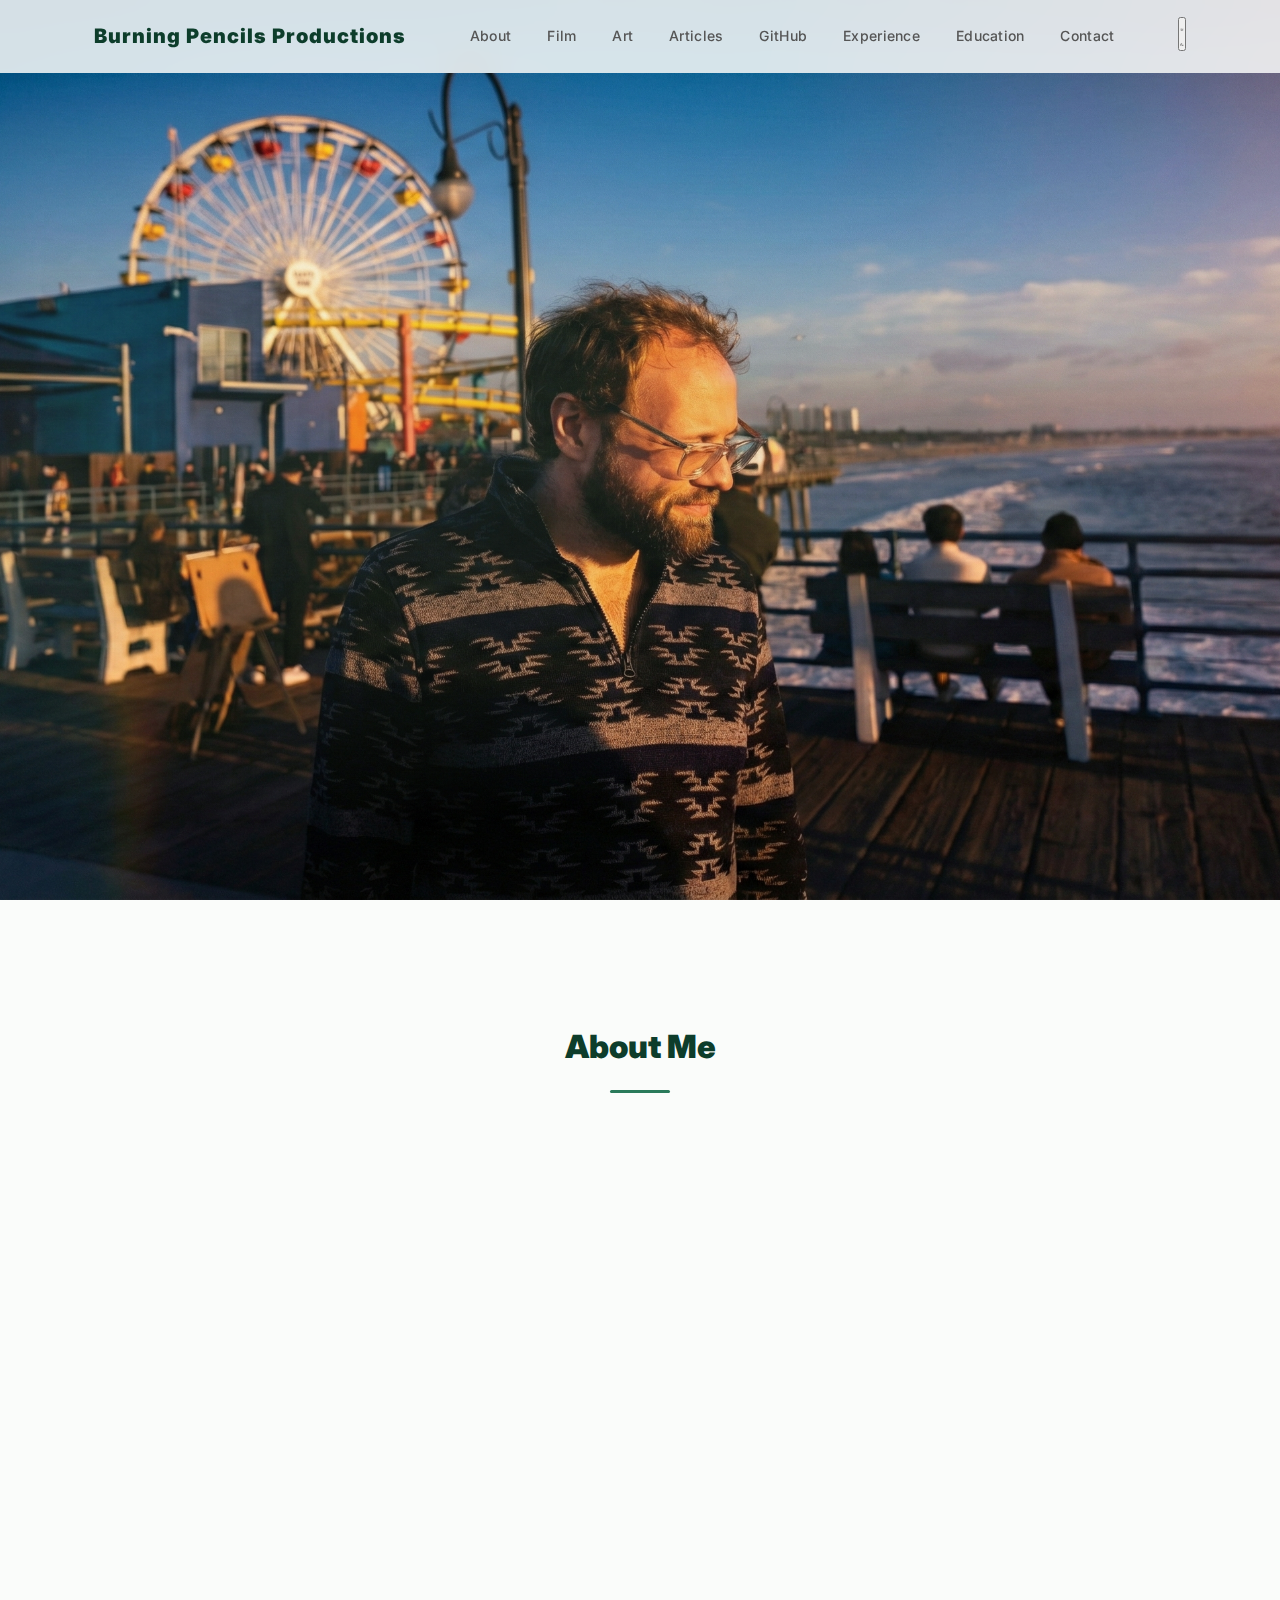
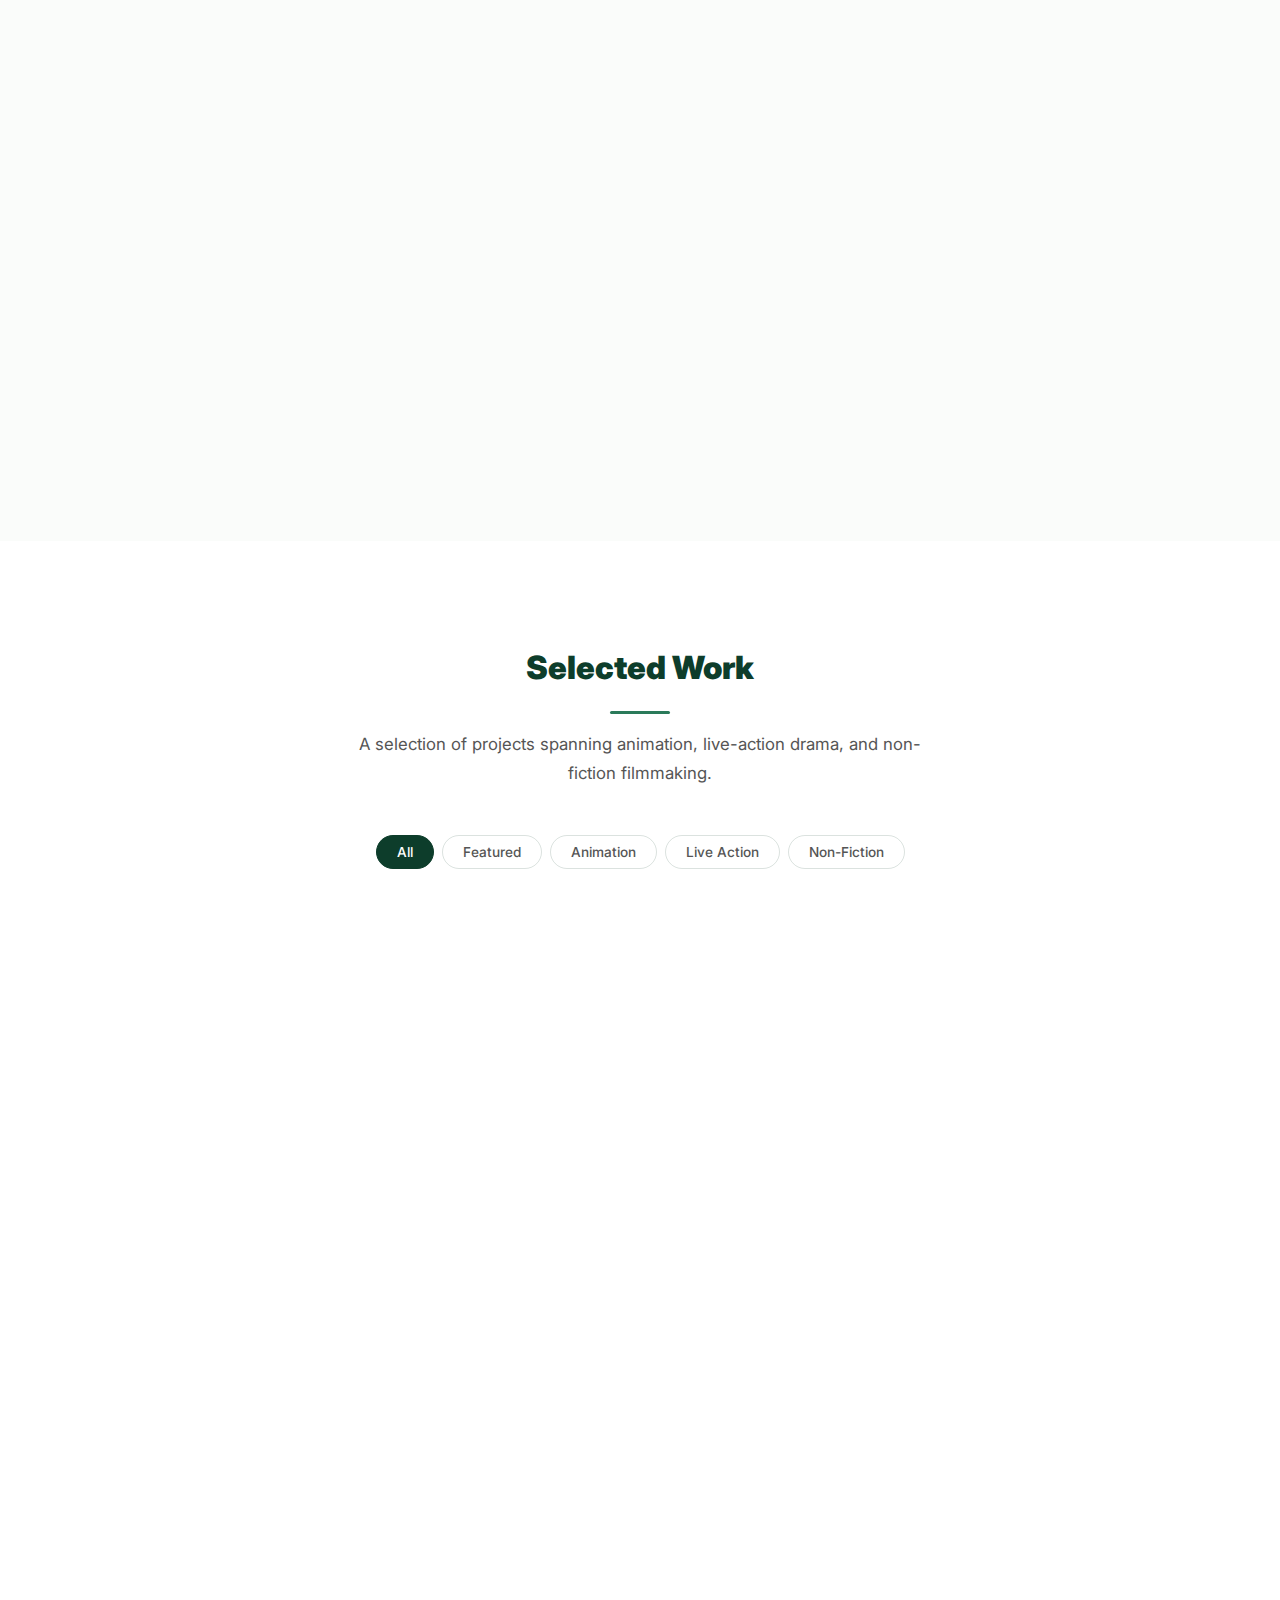
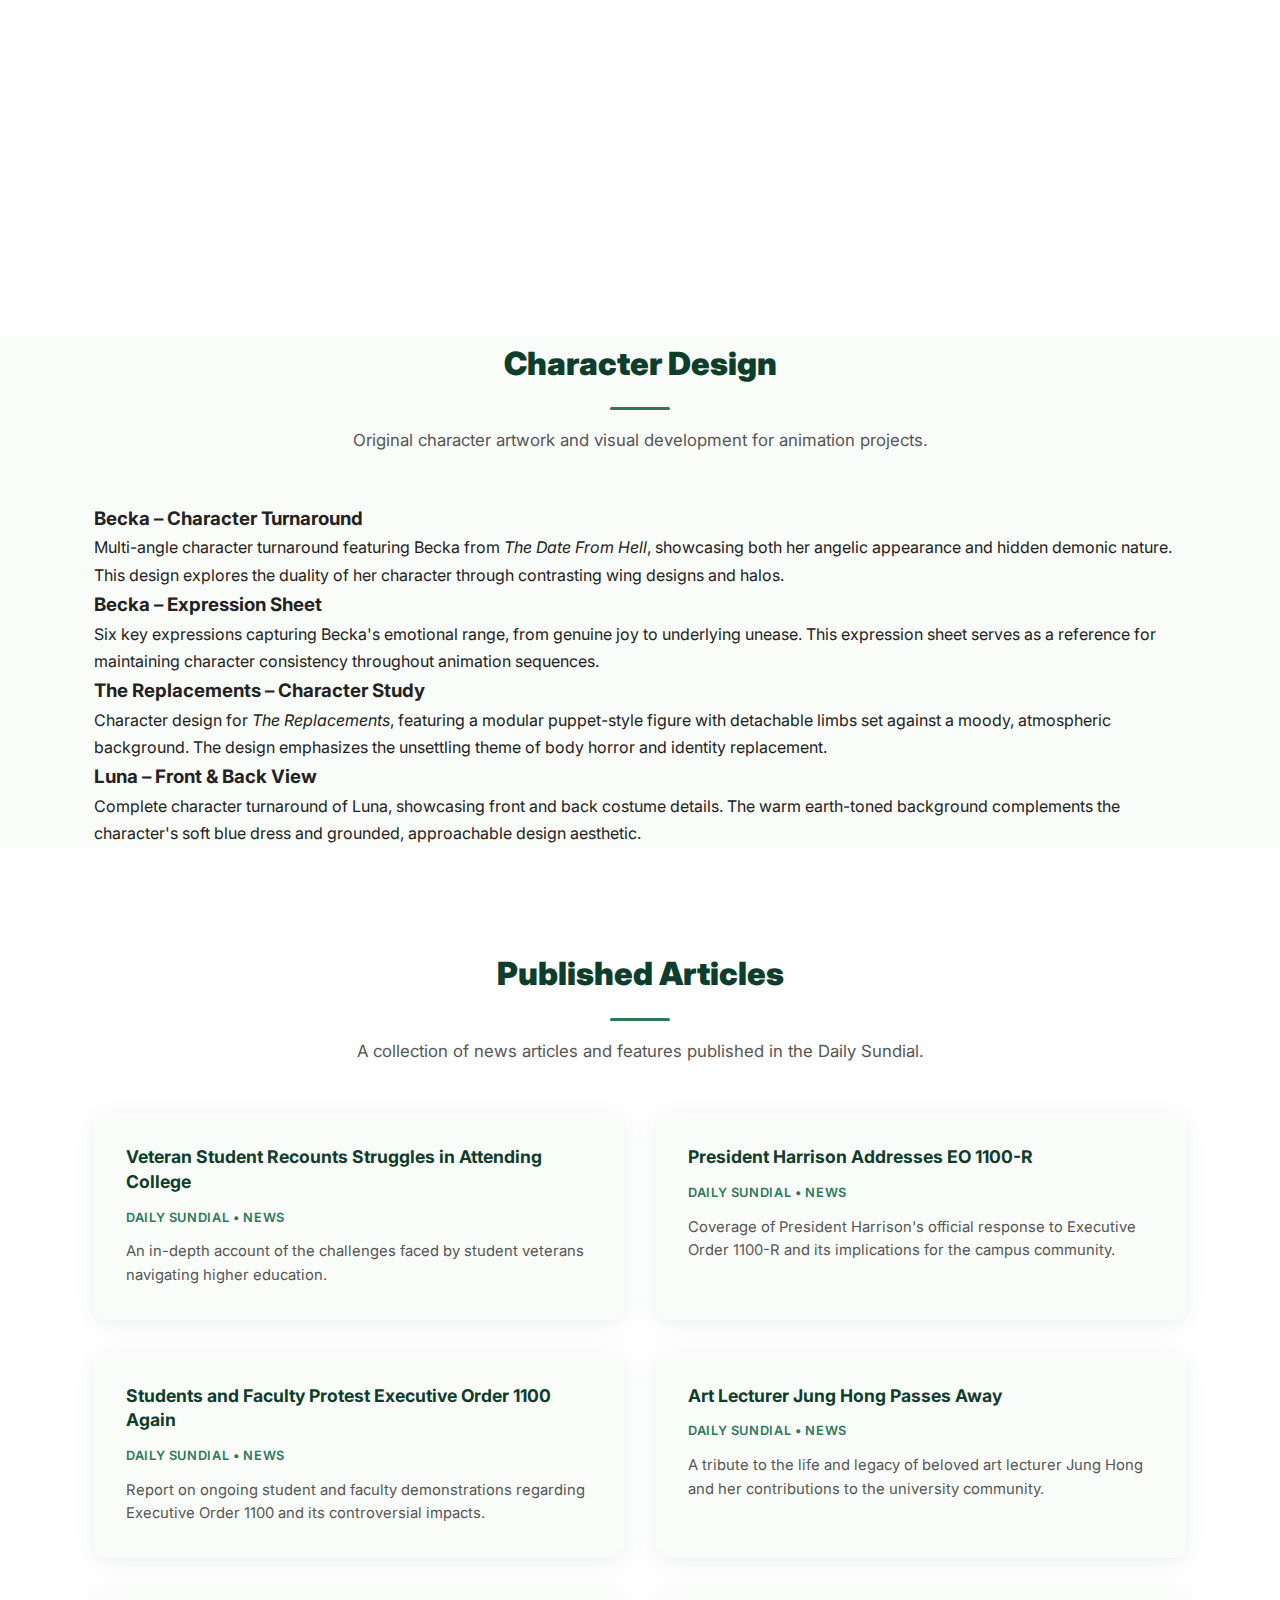
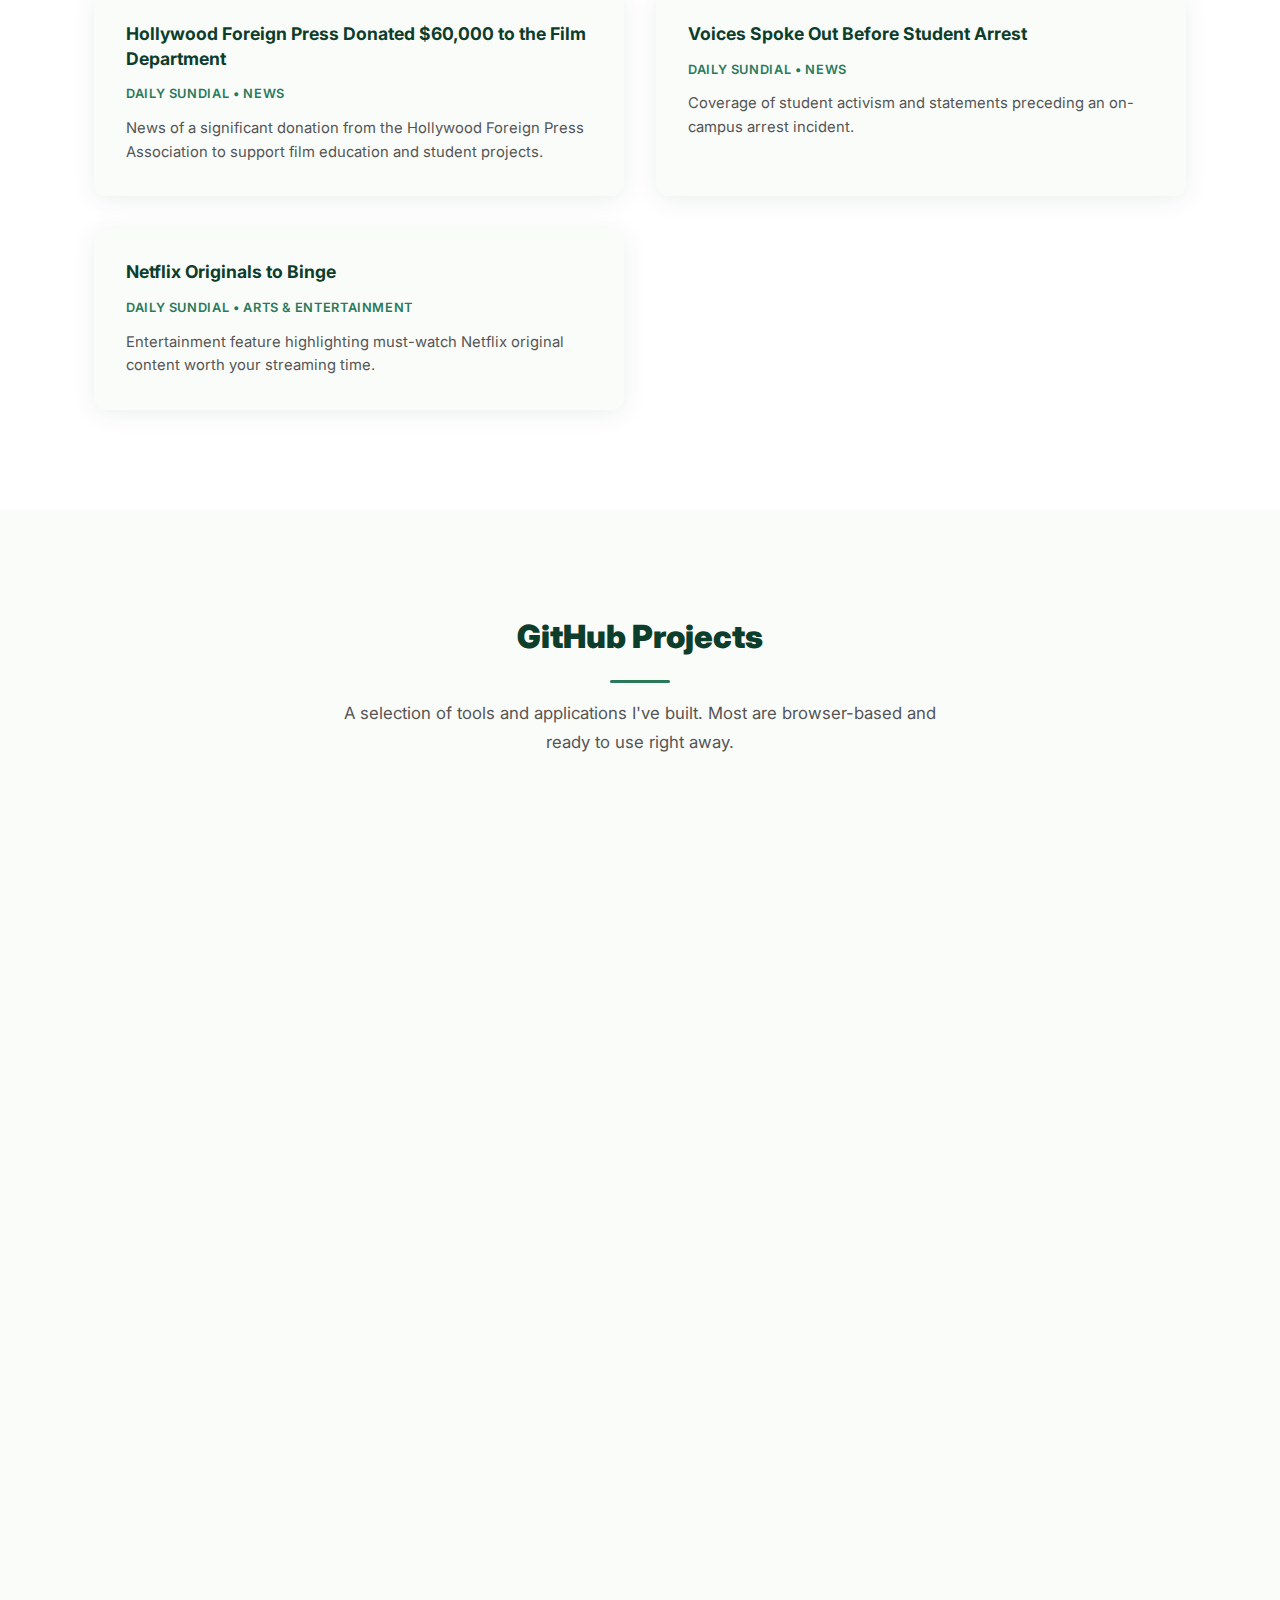
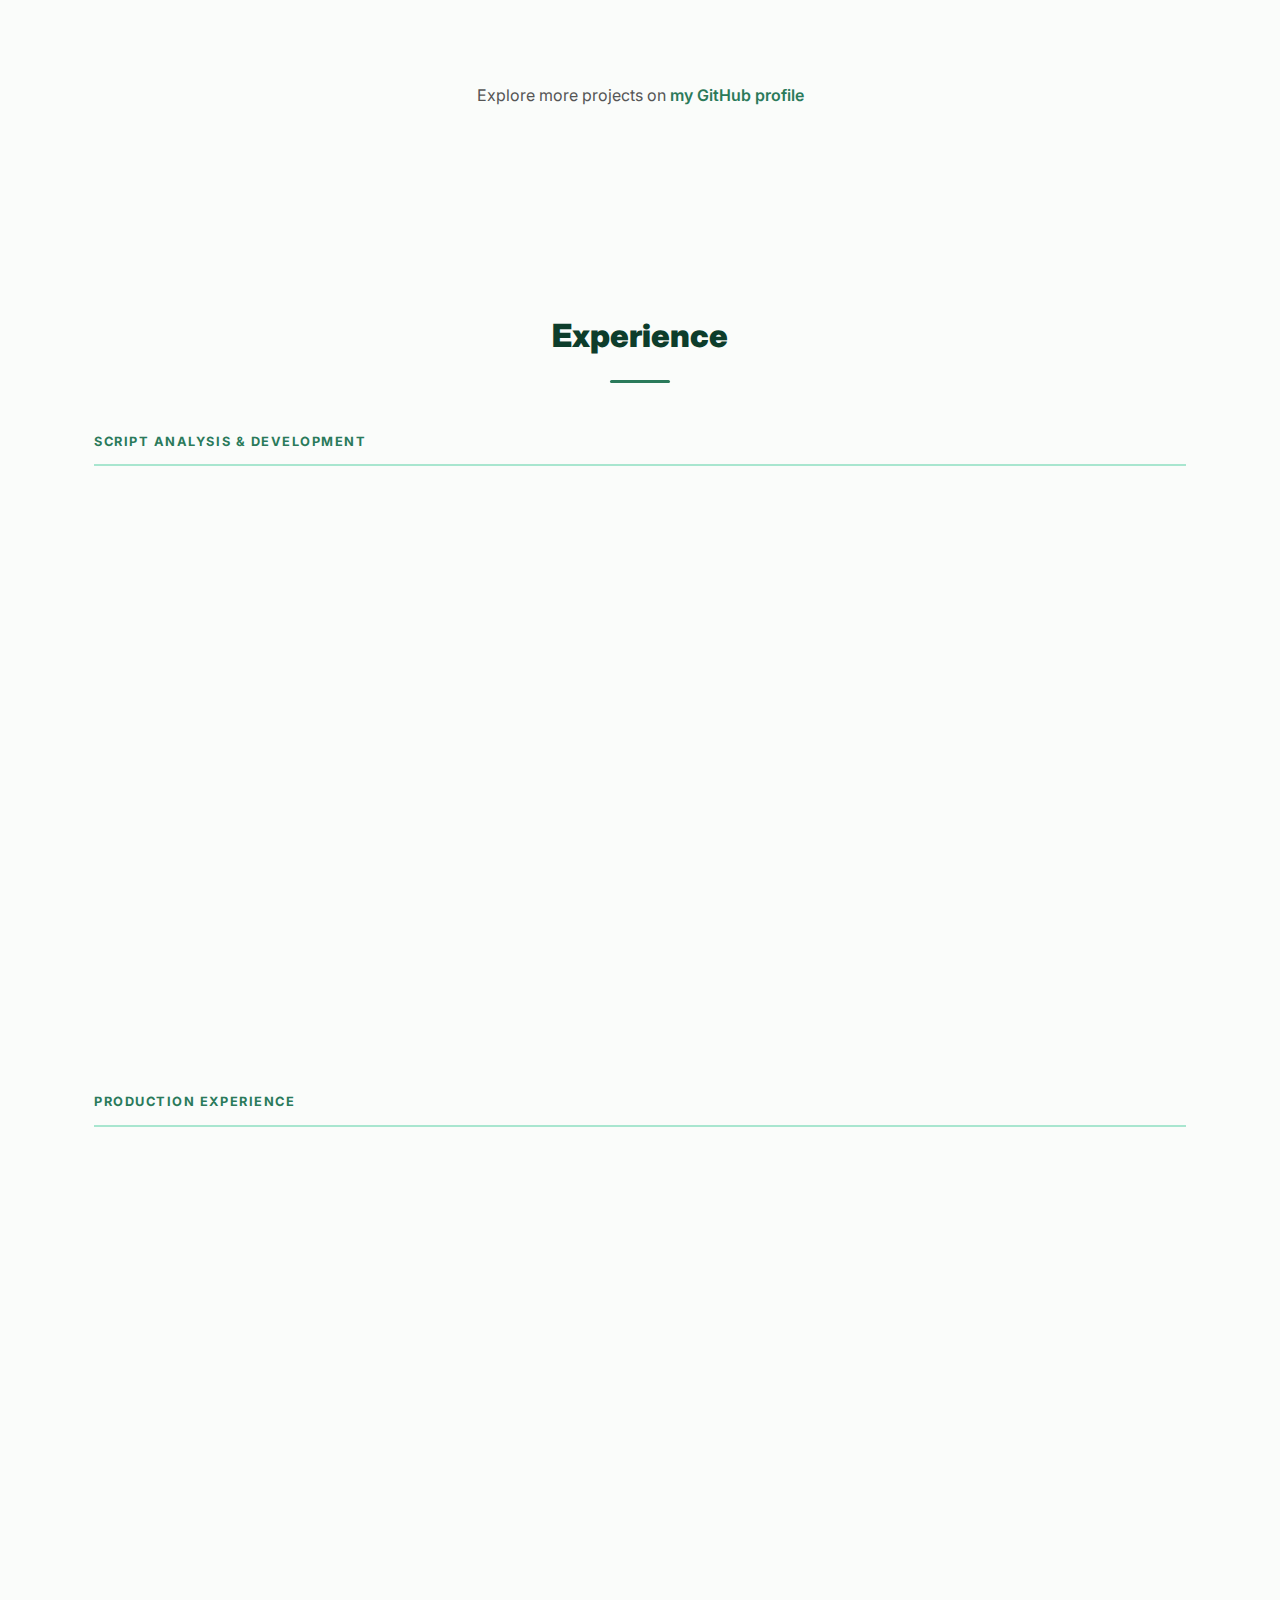
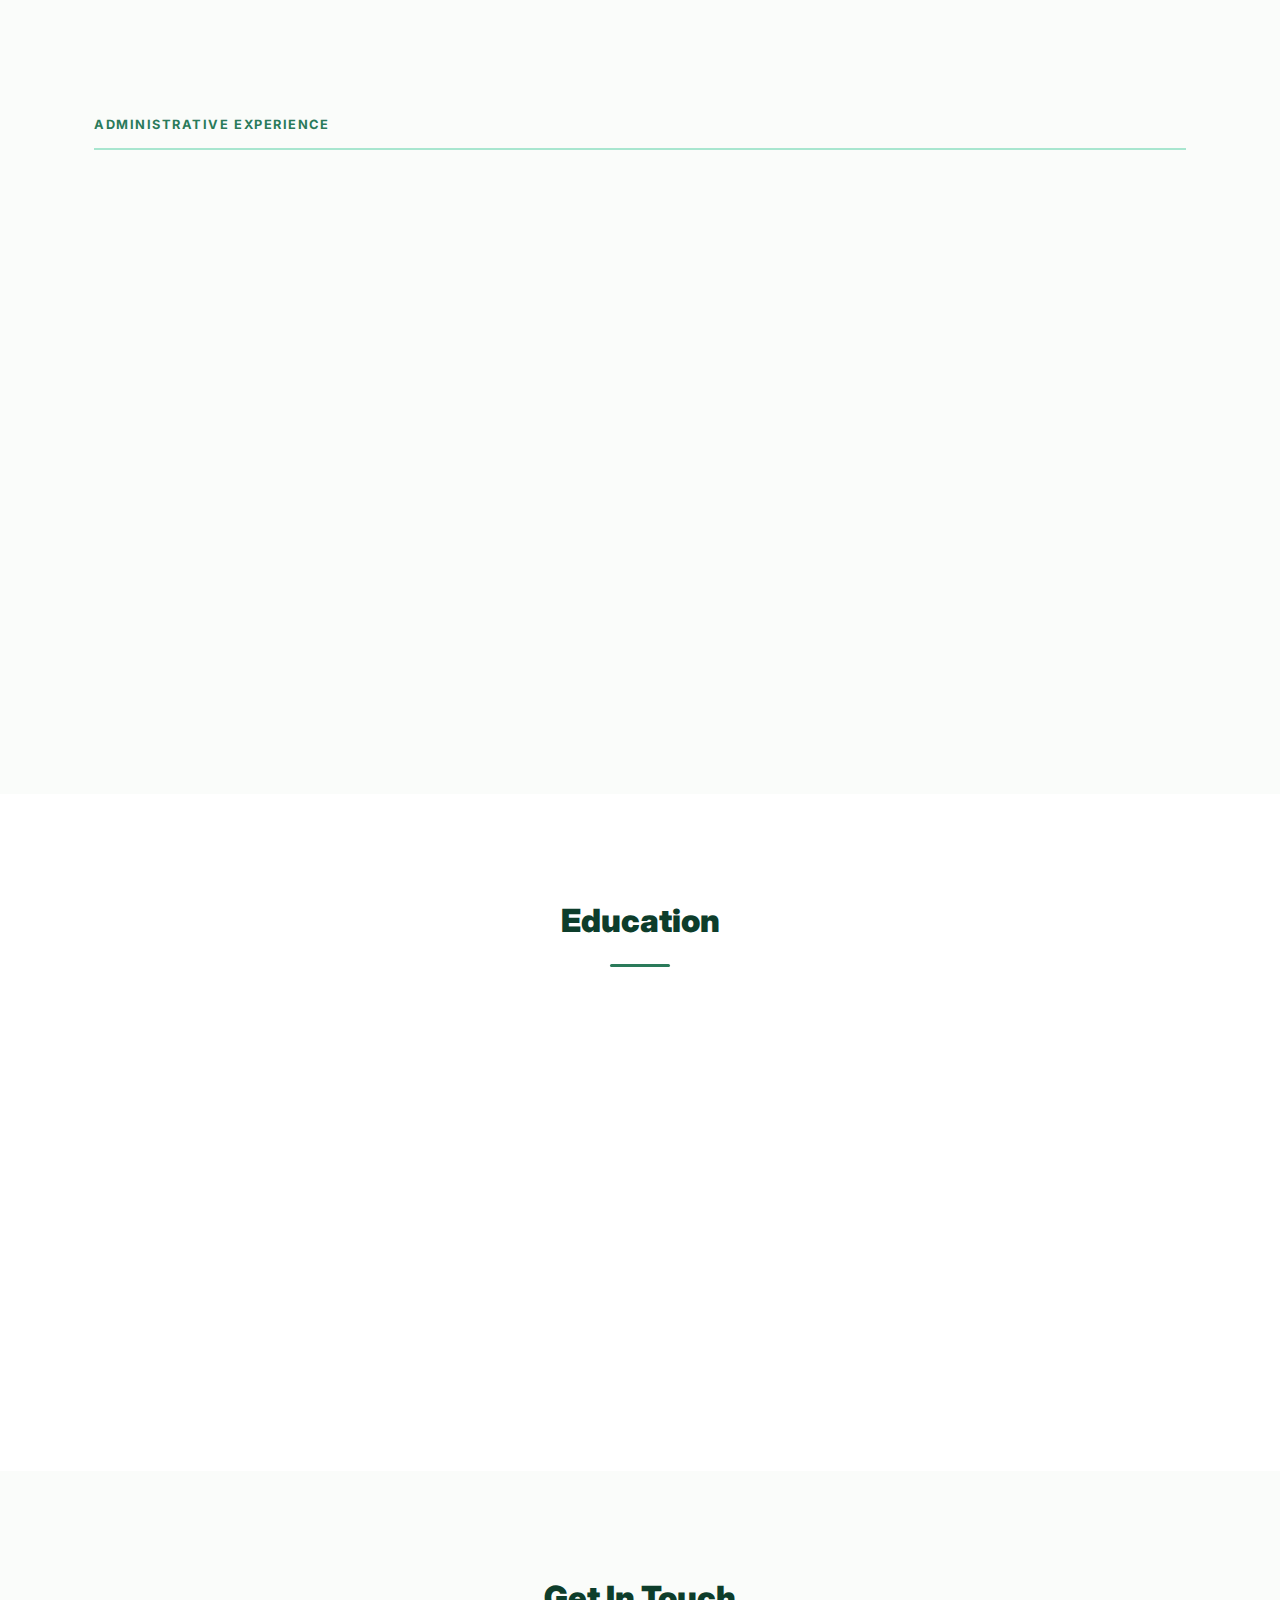
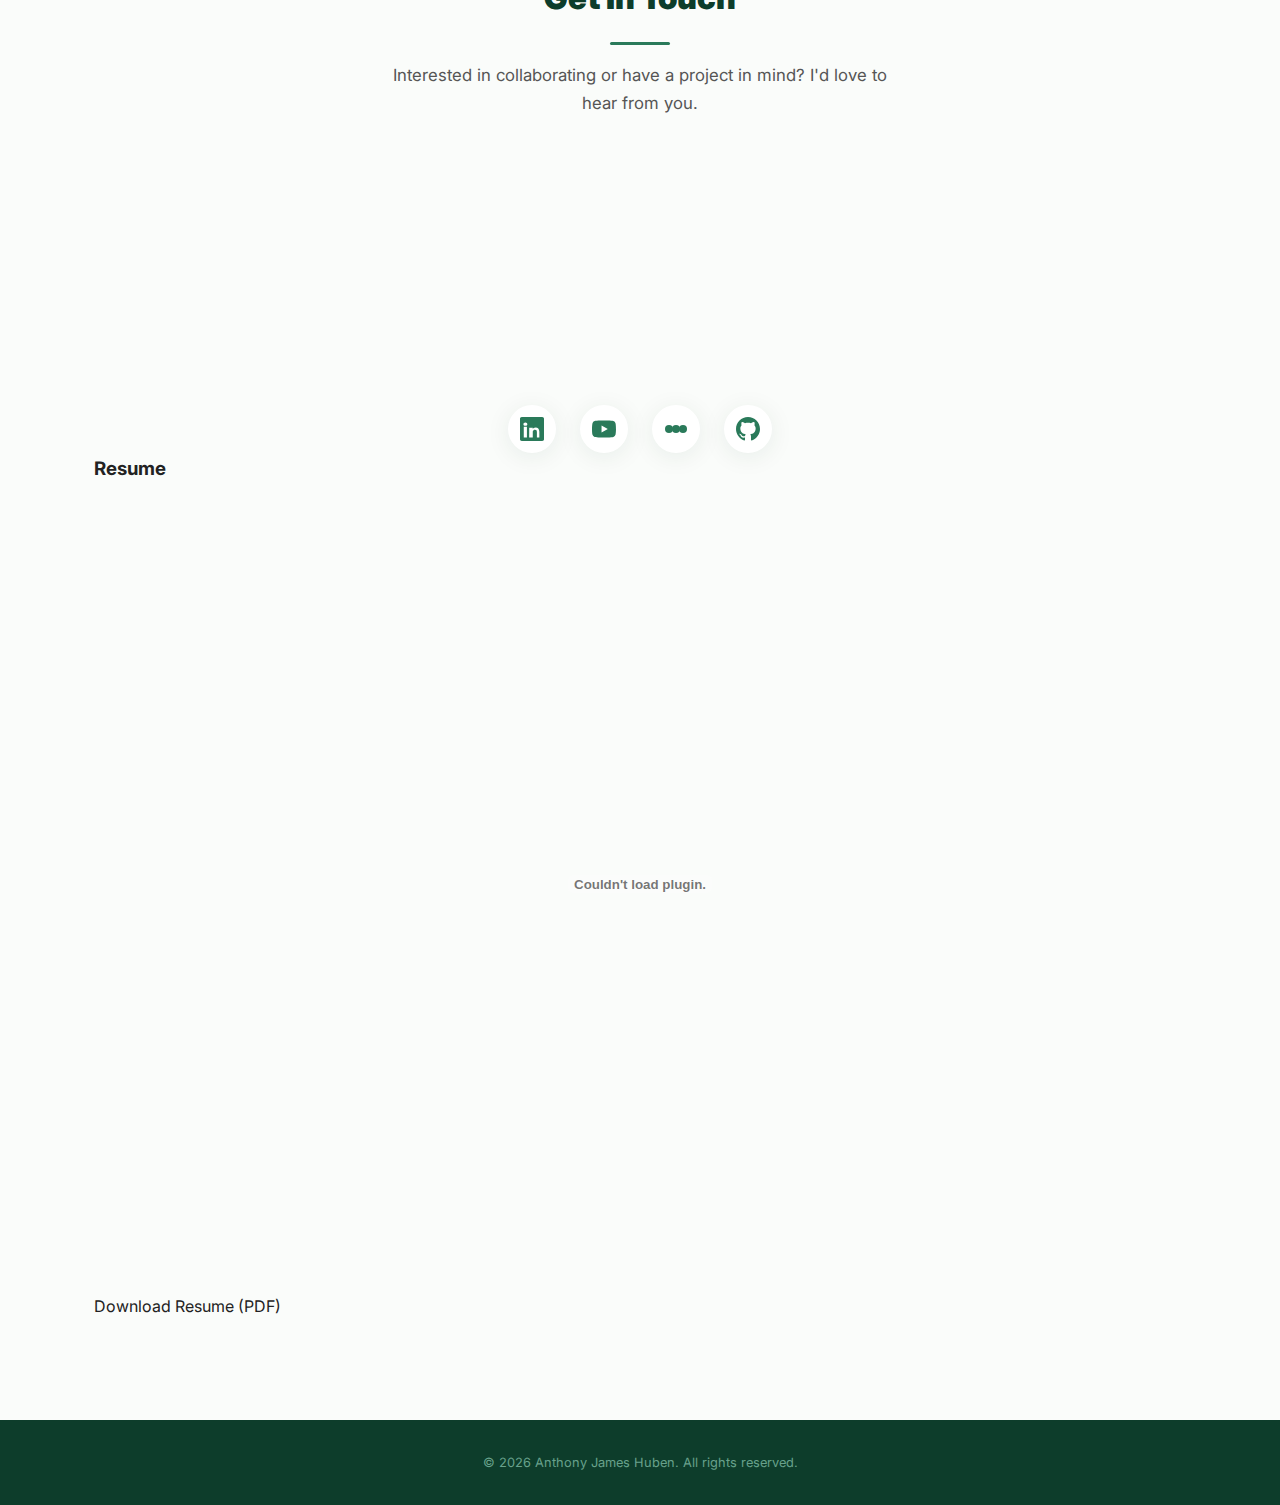
<file: index.html>
<!DOCTYPE html>
<html lang="en">
<head>
    <meta charset="UTF-8">
    <meta name="viewport" content="width=device-width, initial-scale=1.0">
    <title>Anthony James Huben | Writer / Producer</title>
    <link rel="stylesheet" href="style.css">
    <link rel="preconnect" href="https://fonts.googleapis.com">
    <link rel="preconnect" href="https://fonts.gstatic.com" crossorigin>
    <link href="https://fonts.googleapis.com/css2?family=Inter:wght@300;400;500;600;700;800;900&display=swap" rel="stylesheet">
</head>
<body>
    <!-- Navigation -->
    <nav id="navbar">
        <div class="nav-container">
            <a href="#hero" class="nav-logo">Burning Pencils Productions</a>
            <ul class="nav-links">
                <li><a href="#about">About</a></li>
                <li><a href="#work">Film</a></li>
                <li><a href="#art">Art</a></li>
                <li><a href="#articles">Articles</a></li>
                <li><a href="#github">GitHub</a></li>
                <li><a href="#experience">Experience</a></li>
                <li><a href="#education">Education</a></li>
                <li><a href="#contact">Contact</a></li>
            </ul>
            <div class="nav-right">
                <button class="dark-mode-toggle" aria-label="Toggle dark mode">
                    <svg class="sun-icon" viewBox="0 0 24 24" fill="none" stroke="currentColor" stroke-width="2">
                        <circle cx="12" cy="12" r="5"/>
                        <line x1="12" y1="1" x2="12" y2="3"/>
                        <line x1="12" y1="21" x2="12" y2="23"/>
                        <line x1="4.22" y1="4.22" x2="5.64" y2="5.64"/>
                        <line x1="18.36" y1="18.36" x2="19.78" y2="19.78"/>
                        <line x1="1" y1="12" x2="3" y2="12"/>
                        <line x1="21" y1="12" x2="23" y2="12"/>
                        <line x1="4.22" y1="19.78" x2="5.64" y2="18.36"/>
                        <line x1="18.36" y1="5.64" x2="19.78" y2="4.22"/>
                    </svg>
                    <svg class="moon-icon" viewBox="0 0 24 24" fill="none" stroke="currentColor" stroke-width="2">
                        <path d="M21 12.79A9 9 0 1 1 11.21 3 7 7 0 0 0 21 12.79z"/>
                    </svg>
                </button>
                <button class="nav-toggle" aria-label="Toggle navigation">
                    <span></span>
                    <span></span>
                    <span></span>
                </button>
            </div>
        </div>
    </nav>

    <!-- Hero Section -->
    <section id="hero">
        <img src="Heading.jpg" alt="Anthony James Huben - Portfolio Header" class="hero-image">
        <div class="hero-overlay"></div>
        <div class="hero-content">
            <p class="hero-greeting">Hello, I'm</p>
            <h1 class="hero-name">Anthony James Huben</h1>
            <p class="hero-title">Writer / Producer</p>
            <p class="hero-subtitle">Editor &bull; Director &bull; Animator</p>
            <a href="#work" class="hero-cta">View My Films</a>
        </div>
        <div class="hero-scroll-indicator">
            <span>Scroll</span>
            <div class="scroll-line"></div>
        </div>
    </section>

    <!-- About Section -->
    <section id="about">
        <div class="container">
            <h2 class="section-title">About Me</h2>
            <div class="about-grid">
                <div class="about-text">
                    <p class="about-lead">Detail-oriented entertainment professional with hands-on experience in script coverage, administrative coordination, and client-facing communication.</p>
                    <p>My background includes development work at a Beverly Hills production company and coordinating with 50+ industry executives, agents, and talent representatives for an event at Loyola Marymount University. I'm a recent film school graduate with experience producing shorts from concept development through final delivery, including providing support with script coverage, post-production, and visual development.</p>
                    <p>Currently studying animation to fully understand the roles in the development pipeline. I've worked in animation, live-action, and non-fiction&mdash;and I'm passionate about representation and skilled at multitasking across competing priorities while maintaining a calm, professional demeanor.</p>
                </div>
                <div class="about-skills">
                    <h3>Skills</h3>
                    <div class="skills-grid">
                        <div class="skill-item">
                            <div class="skill-icon">
                                <svg viewBox="0 0 24 24" fill="none" stroke="currentColor" stroke-width="2"><path d="M13 2H6a2 2 0 0 0-2 2v16a2 2 0 0 0 2 2h12a2 2 0 0 0 2-2V9z"/><polyline points="13 2 13 9 20 9"/></svg>
                            </div>
                            <span>Script Coverage</span>
                        </div>
                        <div class="skill-item">
                            <div class="skill-icon">
                                <svg viewBox="0 0 24 24" fill="none" stroke="currentColor" stroke-width="2"><rect x="3" y="4" width="18" height="18" rx="2"/><line x1="16" y1="2" x2="16" y2="6"/><line x1="8" y1="2" x2="8" y2="6"/><line x1="3" y1="10" x2="21" y2="10"/></svg>
                            </div>
                            <span>Scheduling</span>
                        </div>
                        <div class="skill-item">
                            <div class="skill-icon">
                                <svg viewBox="0 0 24 24" fill="none" stroke="currentColor" stroke-width="2"><path d="M21 15a2 2 0 0 1-2 2H7l-4 4V5a2 2 0 0 1 2-2h14a2 2 0 0 1 2 2z"/></svg>
                            </div>
                            <span>Communication</span>
                        </div>
                        <div class="skill-item">
                            <div class="skill-icon">
                                <svg viewBox="0 0 24 24" fill="none" stroke="currentColor" stroke-width="2"><circle cx="12" cy="12" r="1"/><circle cx="19" cy="12" r="1"/><circle cx="5" cy="12" r="1"/></svg>
                            </div>
                            <span>Event Coordination</span>
                        </div>
                        <div class="skill-item">
                            <div class="skill-icon">
                                <svg viewBox="0 0 24 24" fill="none" stroke="currentColor" stroke-width="2"><path d="M9 11l3 3L22 4"/><path d="M21 12a9 9 0 11-18 0 9 9 0 0118 0z"/></svg>
                            </div>
                            <span>Project Tracking</span>
                        </div>
                        <div class="skill-item">
                            <div class="skill-icon">
                                <svg viewBox="0 0 24 24" fill="none" stroke="currentColor" stroke-width="2"><path d="M20 21v-2a4 4 0 0 0-4-4H8a4 4 0 0 0-4 4v2"/><circle cx="12" cy="7" r="4"/></svg>
                            </div>
                            <span>Organization</span>
                        </div>
                    </div>
                    <h3>Creative Tools</h3>
                    <div class="skills-grid">
                        <div class="skill-item">
                            <div class="skill-icon adobe">🎬</div>
                            <span>Adobe Suite</span>
                        </div>
                        <div class="skill-item">
                            <div class="skill-icon">
                                <svg viewBox="0 0 24 24" fill="none" stroke="currentColor" stroke-width="2"><polyline points="12 3 20 7.5 20 16.5 12 21 4 16.5 4 7.5 12 3"/></svg>
                            </div>
                            <span>Premiere Pro</span>
                        </div>
                        <div class="skill-item">
                            <div class="skill-icon">
                                <svg viewBox="0 0 24 24" fill="none" stroke="currentColor" stroke-width="2"><path d="M12 2C6.48 2 2 6.48 2 12s4.48 10 10 10 10-4.48 10-10S17.52 2 12 2z"/><path d="M12 6c2.21 0 4 1.79 4 4s-1.79 4-4 4-4-1.79-4-4 1.79-4 4-4z"/></svg>
                            </div>
                            <span>Animation</span>
                        </div>
                        <div class="skill-item">
                            <div class="skill-icon">
                                <svg viewBox="0 0 24 24" fill="none" stroke="currentColor" stroke-width="2"><rect x="2" y="2" width="20" height="20" rx="2.18"/><line x1="7" y1="2" x2="7" y2="22"/><line x1="17" y1="2" x2="17" y2="22"/><line x1="2" y1="7" x2="22" y2="7"/><line x1="2" y1="17" x2="22" y2="17"/></svg>
                            </div>
                            <span>Google Workspace</span>
                        </div>
                        <div class="skill-item">
                            <div class="skill-icon">
                                <svg viewBox="0 0 24 24" fill="none" stroke="currentColor" stroke-width="2"><path d="M18 13v6a2 2 0 0 1-2 2H5a2 2 0 0 1-2-2V8a2 2 0 0 1 2-2h6"/><polyline points="15 3 21 3 21 9"/><line x1="10" y1="14" x2="21" y2="3"/></svg>
                            </div>
                            <span>Editing</span>
                        </div>
                    </div>
                    <h3>Film Experience</h3>
                    <ul class="skills-list">
                        <li>Writer's Assistant &amp; Grip on Two Independent Features</li>
                        <li>Worked On Over 30 Student Film Sets</li>
                        <li>Editing on Adobe Premiere Pro Since 2002</li>
                    </ul>
                </div>
            </div>
        </div>
    </section>

    <!-- Work / Portfolio Section -->
    <section id="work">
        <div class="container">
            <h2 class="section-title">Selected Work</h2>
            <p class="section-intro">A selection of projects spanning animation, live-action drama, and non-fiction filmmaking.</p>

            <!-- Filter Tabs -->
            <div class="filter-tabs">
                <button class="filter-btn active" data-filter="all">All</button>
                <button class="filter-btn" data-filter="featured">Featured</button>
                <button class="filter-btn" data-filter="animation">Animation</button>
                <button class="filter-btn" data-filter="live-action">Live Action</button>
                <button class="filter-btn" data-filter="non-fiction">Non-Fiction</button>
            </div>

            <!-- Project Grid -->
            <div class="project-grid">

                <!-- Through The Fire -->
                <div class="project-card featured animation" data-category="featured animation" id="work-through-the-fire">
                    <div class="project-video">
                        <iframe src="https://www.youtube.com/embed/ai1CvtuMQSU" title="Through The Fire" allowfullscreen></iframe>
                    </div>
                    <div class="project-info">
                        <span class="project-tag">Animated Drama</span>
                        <h3>Through The Fire</h3>
                        <p>A 6-minute proof-of-concept for an animated drama series. A divorced mother's makeshift home&mdash;a converted van&mdash;goes up in flames, forcing her to navigate a custody battle while demonstrating her stability as a parent. Inspired by true events.</p>
                        <p class="project-role"><strong>Role:</strong> Producer, Director, Writer, and Animator</p>
                        <p class="project-meta">Loyola Marymount University &bull; May 2025</p>
                        <div class="project-links">
                            <a href="https://www.youtube.com/watch?v=ai1CvtuMQSU" target="_blank" rel="noopener noreferrer" class="project-link">Watch on YouTube</a>
                        </div>
                        <div class="project-docs">
                            <span class="docs-label">Production Documents:</span>
                            <a href="production_documents/Through_The_Fire_Animation_Style_Guide.pdf" target="_blank" rel="noopener noreferrer" class="doc-tag">Animation Style Guide</a>
                            <a href="production_documents/Through_The_Fire_Lookbook.pdf" target="_blank" rel="noopener noreferrer" class="doc-tag">Lookbook</a>
                            <a href="production_documents/Through_The_Fire_Music_Notes.pdf" target="_blank" rel="noopener noreferrer" class="doc-tag">Music Notes</a>
                            <a href="production_documents/Through_The_Fire_Post-Production_Schedule.pdf" target="_blank" rel="noopener noreferrer" class="doc-tag">Post-Production Schedule</a>
                            <a href="production_documents/Through_The_Fire_Shot_List_Early_Draft.pdf" target="_blank" rel="noopener noreferrer" class="doc-tag">Shot List</a>
                            <a href="production_documents/Through_The_Fire_Shooting_Script.pdf" target="_blank" rel="noopener noreferrer" class="doc-tag">Shooting Script</a>
                            <a href="production_documents/Through_The_Fire_Sound_Spotting.pdf" target="_blank" rel="noopener noreferrer" class="doc-tag">Sound Spotting</a>
                        </div>
                    </div>
                </div>

                <!-- Throwaway Character -->
                <div class="project-card featured live-action" data-category="featured live-action" id="work-throwaway-character">
                    <div class="project-video">
                        <iframe src="https://www.youtube.com/embed/-GOhgD2Fbaw" title="Throwaway Character" allowfullscreen></iframe>
                    </div>
                    <div class="project-info">
                        <span class="project-tag">Relationship Drama</span>
                        <h3>Throwaway Character</h3>
                        <p>A 2-minute proof-of-concept for a drama series. A marriage proposal goes awry when secrets come to the surface.</p>
                        <p class="project-role"><strong>Role:</strong> Producer, Director, Writer, and Editor</p>
                        <p class="project-meta">Loyola Marymount University &bull; Dec 2022</p>
                        <div class="project-links">
                            <a href="https://www.youtube.com/watch?v=-GOhgD2Fbaw" target="_blank" rel="noopener noreferrer" class="project-link">Watch on YouTube</a>
                        </div>
                        <div class="project-docs">
                            <span class="docs-label">Production Documents:</span>
                            <a href="production_documents/Throwaway_Character_Call_Sheet.pdf" target="_blank" rel="noopener noreferrer" class="doc-tag">Call Sheet</a>
                            <a href="production_documents/Throwaway_Character_Shooting_Script.pdf" target="_blank" rel="noopener noreferrer" class="doc-tag">Shooting Script</a>
                            <a href="production_documents/Throwaway_Character_Prop_&_Costume_Breakdown.pdf" target="_blank" rel="noopener noreferrer" class="doc-tag">Prop &amp; Costume Breakdown</a>
                            <a href="production_documents/Throwaway_Character_Shot_List.pdf" target="_blank" rel="noopener noreferrer" class="doc-tag">Shot List</a>
                        </div>
                    </div>
                </div>

                <!-- Bring on the Night -->
                <div class="project-card live-action" data-category="live-action" id="work-bring-on-the-night">
                    <div class="project-video">
                        <iframe src="https://www.youtube.com/embed/vTN1OaZBPvk" title="Bring on the Night" allowfullscreen></iframe>
                    </div>
                    <div class="project-info">
                        <span class="project-tag">Live Action</span>
                        <h3>Bring on the Night</h3>
                        <p class="project-role"><strong>Role:</strong> Producer, Director, Writer, Editor</p>
                        <div class="project-links">
                            <a href="https://www.youtube.com/watch?v=vTN1OaZBPvk" target="_blank" rel="noopener noreferrer" class="project-link">Watch on YouTube</a>
                        </div>
                    </div>
                </div>

                <!-- Falsus Sequentia -->
                <div class="project-card live-action" data-category="live-action" id="work-falsus-sequentia">
                    <div class="project-video">
                        <iframe src="https://www.youtube.com/embed/z35zXyOH3mY" title="Falsus Sequentia" allowfullscreen></iframe>
                    </div>
                    <div class="project-info">
                        <span class="project-tag">Live Action</span>
                        <h3>Falsus Sequentia</h3>
                        <p class="project-role"><strong>Role:</strong> Producer, Director, Writer, Editor</p>
                        <div class="project-links">
                            <a href="https://www.youtube.com/watch?v=z35zXyOH3mY" target="_blank" rel="noopener noreferrer" class="project-link">Watch on YouTube</a>
                        </div>
                    </div>
                </div>

                <!-- The Frustrations of Being a Writer -->
                <div class="project-card non-fiction" data-category="non-fiction" id="work-frustrations-writer">
                    <div class="project-video">
                        <iframe src="https://www.youtube.com/embed/NBLpdEb50GM" title="The Frustrations of Being a Writer" allowfullscreen></iframe>
                    </div>
                    <div class="project-info">
                        <span class="project-tag">Non-Fiction</span>
                        <h3>The Frustrations of Being a Writer</h3>
                        <p class="project-role"><strong>Role:</strong> Producer, Editor</p>
                        <div class="project-links">
                            <a href="https://www.youtube.com/watch?v=NBLpdEb50GM" target="_blank" rel="noopener noreferrer" class="project-link">Watch on YouTube</a>
                        </div>
                    </div>
                </div>

                <!-- Daughters and their Fathers Intro -->
                <div class="project-card non-fiction" data-category="non-fiction" id="work-daughters-fathers">
                    <div class="project-video">
                        <iframe src="https://www.youtube.com/embed/rIBJPRL0594" title="Daughters and their Fathers Intro" allowfullscreen></iframe>
                    </div>
                    <div class="project-info">
                        <span class="project-tag">Podcast</span>
                        <h3>Daughters and their Fathers: It's Complicated</h3>
                        <p>Edited interviews, mixed audio, and created the opening sequence for this podcast series. Available on Amazon Music, Apple Podcasts, and Spotify.</p>
                        <p class="project-role"><strong>Role:</strong> Podcast Editor</p>
                        <p class="project-meta">Patricia K Meyer Productions &bull; Dec 2024 &ndash; Nov 2025</p>
                        <div class="project-links">
                            <a href="https://www.youtube.com/watch?v=rIBJPRL0594" target="_blank" rel="noopener noreferrer" class="project-link">Watch the Intro</a>
                        </div>
                    </div>
                </div>

                <!-- Dragon's Egg -->
                <div class="project-card animation" data-category="animation" id="work-dragons-egg">
                    <div class="project-video">
                        <iframe src="https://www.youtube.com/embed/HAAq2vkX1ZI" title="Dragon's Egg" allowfullscreen></iframe>
                    </div>
                    <div class="project-info">
                        <span class="project-tag">Animation</span>
                        <h3>Dragon's Egg</h3>
                        <p class="project-role"><strong>Role:</strong> Animator, Writer, Editor</p>
                        <div class="project-links">
                            <a href="https://www.youtube.com/watch?v=HAAq2vkX1ZI" target="_blank" rel="noopener noreferrer" class="project-link">Watch on YouTube</a>
                        </div>
                    </div>
                </div>

                <!-- Brainmax -->
                <div class="project-card animation live-action" data-category="animation live-action" id="work-brainmax">
                    <div class="project-video">
                        <iframe src="https://www.youtube.com/embed/jygV6764IAc" title="Brainmax" allowfullscreen></iframe>
                    </div>
                    <div class="project-info">
                        <span class="project-tag">Live Action / Animation</span>
                        <h3>Brainmax</h3>
                        <p>A live-action reimagining of Regular Show.</p>
                        <p class="project-role"><strong>Role:</strong> Producer, Director, Writer, Editor</p>
                        <div class="project-links">
                            <a href="https://www.youtube.com/watch?v=jygV6764IAc" target="_blank" rel="noopener noreferrer" class="project-link">Watch on YouTube</a>
                        </div>
                    </div>
                </div>

            </div>
        </div>
    </section>

    <!-- Art Section -->
    <section id="art">
        <div class="container">
            <h2 class="section-title">Character Design</h2>
            <p class="section-intro">Original character artwork and visual development for animation projects.</p>

            <div class="art-grid">
                <!-- Design 1.1 - Becca Character Turnaround -->
                <div class="art-card">
                    <div class="art-image-wrapper">
                        <img src="Design_1.1.webp" alt="Becka Character Design - Angel Wings Turnaround" loading="lazy">
                    </div>
                    <div class="art-info">
                        <h3>Becka – Character Turnaround</h3>
                        <p>Multi-angle character turnaround featuring Becka from <em>The Date From Hell</em>, showcasing both her angelic appearance and hidden demonic nature. This design explores the duality of her character through contrasting wing designs and halos.</p>
                    </div>
                </div>

                <!-- Design 1.2 - Becca Expression Sheet -->
                <div class="art-card">
                    <div class="art-image-wrapper">
                        <img src="Design_1.2.webp" alt="Becka Expression Sheet" loading="lazy">
                    </div>
                    <div class="art-info">
                        <h3>Becka – Expression Sheet</h3>
                        <p>Six key expressions capturing Becka's emotional range, from genuine joy to underlying unease. This expression sheet serves as a reference for maintaining character consistency throughout animation sequences.</p>
                    </div>
                </div>

                <!-- Design 2 - The Replacements -->
                <div class="art-card">
                    <div class="art-image-wrapper">
                        <img src="Design_2.webp" alt="The Replacements - Character Design with Bunny Ears" loading="lazy">
                    </div>
                    <div class="art-info">
                        <h3>The Replacements – Character Study</h3>
                        <p>Character design for <em>The Replacements</em>, featuring a modular puppet-style figure with detachable limbs set against a moody, atmospheric background. The design emphasizes the unsettling theme of body horror and identity replacement.</p>
                    </div>
                </div>

                <!-- Design 3 - Luna -->
                <div class="art-card">
                    <div class="art-image-wrapper">
                        <img src="Design_3.webp" alt="Luna Character Design - Front and Back Views" loading="lazy">
                    </div>
                    <div class="art-info">
                        <h3>Luna – Front & Back View</h3>
                        <p>Complete character turnaround of Luna, showcasing front and back costume details. The warm earth-toned background complements the character's soft blue dress and grounded, approachable design aesthetic.</p>
                    </div>
                </div>
            </div>
        </div>
    </section>

    <!-- Published Articles Section -->
    <section id="articles">
        <div class="container">
            <h2 class="section-title">Published Articles</h2>
            <p class="section-intro">A collection of news articles and features published in the Daily Sundial.</p>

            <div class="articles-grid">
                <article class="article-card">
                    <h3><a href="https://sundial.csun.edu/123292/news/veteran-student-recounts-struggles-in-attending-college/" target="_blank" rel="noopener noreferrer">Veteran Student Recounts Struggles in Attending College</a></h3>
                    <p class="article-publication">Daily Sundial • News</p>
                    <p class="article-excerpt">An in-depth account of the challenges faced by student veterans navigating higher education.</p>
                </article>

                <article class="article-card">
                    <h3><a href="https://sundial.csun.edu/121914/news/president-harrison-addresses-eo-1100-r/" target="_blank" rel="noopener noreferrer">President Harrison Addresses EO 1100-R</a></h3>
                    <p class="article-publication">Daily Sundial • News</p>
                    <p class="article-excerpt">Coverage of President Harrison's official response to Executive Order 1100-R and its implications for the campus community.</p>
                </article>

                <article class="article-card">
                    <h3><a href="https://sundial.csun.edu/121725/news/students-and-faculty-protest-executive-order-1100-again/" target="_blank" rel="noopener noreferrer">Students and Faculty Protest Executive Order 1100 Again</a></h3>
                    <p class="article-publication">Daily Sundial • News</p>
                    <p class="article-excerpt">Report on ongoing student and faculty demonstrations regarding Executive Order 1100 and its controversial impacts.</p>
                </article>

                <article class="article-card">
                    <h3><a href="https://sundial.csun.edu/121666/news/art-lecturer-jung-hong-passes-away/" target="_blank" rel="noopener noreferrer">Art Lecturer Jung Hong Passes Away</a></h3>
                    <p class="article-publication">Daily Sundial • News</p>
                    <p class="article-excerpt">A tribute to the life and legacy of beloved art lecturer Jung Hong and her contributions to the university community.</p>
                </article>

                <article class="article-card">
                    <h3><a href="https://sundial.csun.edu/121533/news/hollywood-foreign-press-donated-60000-to-the-film-department/" target="_blank" rel="noopener noreferrer">Hollywood Foreign Press Donated $60,000 to the Film Department</a></h3>
                    <p class="article-publication">Daily Sundial • News</p>
                    <p class="article-excerpt">News of a significant donation from the Hollywood Foreign Press Association to support film education and student projects.</p>
                </article>

                <article class="article-card">
                    <h3><a href="https://sundial.csun.edu/121523/news/voices-spoke-out-before-student-arrest/" target="_blank" rel="noopener noreferrer">Voices Spoke Out Before Student Arrest</a></h3>
                    <p class="article-publication">Daily Sundial • News</p>
                    <p class="article-excerpt">Coverage of student activism and statements preceding an on-campus arrest incident.</p>
                </article>

                <article class="article-card">
                    <h3><a href="https://sundial.csun.edu/121500/arts-entertainment/netflix-originals-to-binge/" target="_blank" rel="noopener noreferrer">Netflix Originals to Binge</a></h3>
                    <p class="article-publication">Daily Sundial • Arts & Entertainment</p>
                    <p class="article-excerpt">Entertainment feature highlighting must-watch Netflix original content worth your streaming time.</p>
                </article>
            </div>
        </div>
    </section>

    <!-- GitHub Projects Section -->
    <section id="github">
        <div class="container">
            <h2 class="section-title">GitHub Projects</h2>
            <p class="section-intro">A selection of tools and applications I've built. Most are browser-based and ready to use right away.</p>

            <div class="github-grid">
                <!-- 4k-Storyboarder -->
                <div class="github-card">
                    <div class="github-icon">
                        <svg viewBox="0 0 24 24" fill="none" stroke="currentColor" stroke-width="2"><rect x="2" y="2" width="20" height="20" rx="2.18"/><line x1="7" y1="2" x2="7" y2="22"/><line x1="17" y1="2" x2="17" y2="22"/><line x1="2" y1="7" x2="22" y2="7"/><line x1="2" y1="17" x2="22" y2="17"/></svg>
                    </div>
                    <div class="github-header">
                        <h3>4k-Storyboarder</h3>
                        <div class="github-meta">
                            <span class="github-stars">⭐ 2</span>
                        </div>
                    </div>
                    <p class="github-description">Create frame-by-frame animations right in your browser!</p>
                    <p class="github-tech">HTML</p>
                    <div class="github-links">
                        <a href="4K-Storyboarder.html" class="github-link try-it">Try It Now</a>
                        <a href="https://github.com/anthonyhuben/4k-Storyboarder" target="_blank" rel="noopener noreferrer" class="github-link">View on GitHub</a>
                    </div>
                </div>

                <!-- VideoFrameCompare -->
                <div class="github-card">
                    <div class="github-icon">
                        <svg viewBox="0 0 24 24" fill="none" stroke="currentColor" stroke-width="2"><path d="M12 2C6.48 2 2 6.48 2 12s4.48 10 10 10 10-4.48 10-10S17.52 2 12 2z"/><path d="M8 12h8M12 8v8"/></svg>
                    </div>
                    <div class="github-header">
                        <h3>VideoFrameCompare</h3>
                        <div class="github-meta">
                            <span class="github-stars">⭐ 1</span>
                        </div>
                    </div>
                    <p class="github-description">Easily compare frames of a video!</p>
                    <p class="github-tech">HTML</p>
                    <div class="github-links">
                        <a href="VideoFrameCompare.html" class="github-link try-it">Try It Now</a>
                        <a href="https://github.com/anthonyhuben/VideoFrameCompare" target="_blank" rel="noopener noreferrer" class="github-link">View on GitHub</a>
                    </div>
                </div>

                <!-- ColorHarmonyAnalysis -->
                <div class="github-card">
                    <div class="github-icon">
                        <svg viewBox="0 0 24 24" fill="none" stroke="currentColor" stroke-width="2"><circle cx="12" cy="12" r="10"/><circle cx="12" cy="12" r="6"/><circle cx="12" cy="12" r="2"/></svg>
                    </div>
                    <div class="github-header">
                        <h3>ColorHarmonyAnalysis</h3>
                        <div class="github-meta">
                            <span class="github-stars">⭐ 1</span>
                        </div>
                    </div>
                    <p class="github-description">Discover, analyze, and harmonize colors from any PNG image.</p>
                    <p class="github-tech">HTML</p>
                    <div class="github-links">
                        <a href="ColorHarmonyAnalysis.html" class="github-link try-it">Try It Now</a>
                        <a href="https://github.com/anthonyhuben/ColorHarmonyAnalysis" target="_blank" rel="noopener noreferrer" class="github-link">View on GitHub</a>
                    </div>
                </div>

                <!-- VideoGrid -->
                <div class="github-card">
                    <div class="github-icon">
                        <svg viewBox="0 0 24 24" fill="none" stroke="currentColor" stroke-width="2"><rect x="3" y="3" width="7" height="7"/><rect x="14" y="3" width="7" height="7"/><rect x="3" y="14" width="7" height="7"/><rect x="14" y="14" width="7" height="7"/></svg>
                    </div>
                    <div class="github-header">
                        <h3>VideoGrid</h3>
                        <div class="github-meta">
                            <span class="github-stars">⭐ 1</span>
                        </div>
                    </div>
                    <p class="github-description">Create video thumbnail grids!</p>
                    <p class="github-tech">HTML</p>
                    <div class="github-links">
                        <a href="VideoGrid.html" class="github-link try-it">Try It Now</a>
                        <a href="https://github.com/anthonyhuben/VideoGrid" target="_blank" rel="noopener noreferrer" class="github-link">View on GitHub</a>
                    </div>
                </div>

                <!-- PasswordGenerator -->
                <div class="github-card">
                    <div class="github-icon">
                        <svg viewBox="0 0 24 24" fill="none" stroke="currentColor" stroke-width="2"><rect x="3" y="11" width="18" height="11" rx="2" ry="2"/><path d="M7 11V7a5 5 0 0 1 10 0v4"/></svg>
                    </div>
                    <div class="github-header">
                        <h3>PasswordGenerator</h3>
                        <div class="github-meta">
                            <span class="github-stars">⭐ 1</span>
                        </div>
                    </div>
                    <p class="github-description">An advanced in-browser password generator!</p>
                    <p class="github-tech">HTML</p>
                    <div class="github-links">
                        <a href="PasswordGenerator.html" class="github-link try-it">Try It Now</a>
                        <a href="https://github.com/anthonyhuben/PasswordGenerator" target="_blank" rel="noopener noreferrer" class="github-link">View on GitHub</a>
                    </div>
                </div>

                <!-- VideoFileList -->
                <div class="github-card">
                    <div class="github-icon">
                        <svg viewBox="0 0 24 24" fill="none" stroke="currentColor" stroke-width="2"><path d="M9 5H7a2 2 0 0 0-2 2v12a2 2 0 0 0 2 2h10a2 2 0 0 0 2-2V7a2 2 0 0 0-2-2h-2M9 5a2 2 0 0 0 2 2h2a2 2 0 0 0 2-2M9 5a2 2 0 0 1 2-2h2a2 2 0 0 1 2 2M9 12h6M9 16h6"/></svg>
                    </div>
                    <div class="github-header">
                        <h3>VideoFileList</h3>
                        <div class="github-meta">
                            <span class="github-stars">⭐ 1</span>
                        </div>
                    </div>
                    <p class="github-description">Create a list out of your video files!</p>
                    <p class="github-tech">HTML</p>
                    <a href="https://github.com/anthonyhuben/VideoFileList" target="_blank" rel="noopener noreferrer" class="github-link">View on GitHub</a>
                </div>

                <!-- ResumeBuilder -->
                <div class="github-card">
                    <div class="github-icon">
                        <svg viewBox="0 0 24 24" fill="none" stroke="currentColor" stroke-width="2"><path d="M13 2H6a2 2 0 0 0-2 2v16a2 2 0 0 0 2 2h12a2 2 0 0 0 2-2V9z"/><polyline points="13 2 13 9 20 9"/><line x1="8" y1="13" x2="16" y2="13"/><line x1="8" y1="17" x2="16" y2="17"/></svg>
                    </div>
                    <div class="github-header">
                        <h3>ResumeBuilder</h3>
                        <div class="github-meta">
                            <span class="github-stars">⭐ 0</span>
                        </div>
                    </div>
                    <p class="github-description">Create a beautiful resume with ease!</p>
                    <p class="github-tech">HTML</p>
                    <a href="https://github.com/anthonyhuben/ResumeBuilder" target="_blank" rel="noopener noreferrer" class="github-link">View on GitHub</a>
                </div>
            </div>

            <div class="github-footer">
                <p>Explore more projects on <a href="https://github.com/anthonyhuben" target="_blank" rel="noopener noreferrer" class="github-profile-link">my GitHub profile</a></p>
            </div>
        </div>
    </section>

    <!-- Experience Section -->
    <section id="experience">
        <div class="container">
            <h2 class="section-title">Experience</h2>
            <div class="timeline">

                <div class="timeline-section">
                    <h3 class="timeline-section-title">Script Analysis &amp; Development</h3>

                    <div class="timeline-item">
                        <div class="timeline-dot"></div>
                        <div class="timeline-content">
                            <div class="timeline-header">
                                <h4>Script Reader</h4>
                                <span class="timeline-date">Sept 2025 &ndash; Jan 2026</span>
                            </div>
                            <p class="timeline-company">Big Apple Film Festival, New York City, NY (Remote)</p>
                            <ul>
                                <li>Provided analysis on 40+ screenplays, assessing narrative arcs, character motivations, and dialogue quality to support festival programming decisions</li>
                                <li>Synthesized notes into concise, actionable coverage for short films, features, and documentaries submitted for competitive selection</li>
                            </ul>
                            <div class="timeline-projects">
                                <a class="timeline-project" href="#articles">Related writing samples &bull; Daily Sundial</a>
                            </div>
                        </div>
                    </div>

                    <div class="timeline-item">
                        <div class="timeline-dot"></div>
                        <div class="timeline-content">
                            <div class="timeline-header">
                                <h4>Development Intern</h4>
                                <span class="timeline-date">Sept &ndash; Dec 2025</span>
                            </div>
                            <p class="timeline-company">Smart Entertainment, Beverly Hills, CA (Temporary)</p>
                            <ul>
                                <li>Evaluated 70+ scripts, delivering detailed coverage to studio executives under tight deadlines while maintaining high quality standards</li>
                                <li>Analyzed projects for commercial viability, aligning creative assessments with company mandates and current market trends</li>
                                <li>Gained firsthand exposure to development operations at a Beverly Hills entertainment company</li>
                            </ul>
                            <div class="timeline-projects">
                                <a class="timeline-project" href="#work">Related production work</a>
                                <a class="timeline-project" href="#articles">Related writing samples</a>
                            </div>
                        </div>
                    </div>
                </div>

                <div class="timeline-section">
                    <h3 class="timeline-section-title">Production Experience</h3>

                    <div class="timeline-item">
                        <div class="timeline-dot"></div>
                        <div class="timeline-content">
                            <div class="timeline-header">
                                <h4>Producer, Director, Writer, and Editor</h4>
                                <span class="timeline-date">Oct 2015 &ndash; Present</span>
                            </div>
                            <p class="timeline-company">LMU, CSUN, UWFX &mdash; Los Angeles, CA / Northridge, CA / Appleton, WI</p>
                            <ul>
                                <li>Oversaw end-to-end production on 20+ narrative film and animation projects, from initial concept development to final delivery across multiple formats</li>
                            </ul>
                            <div class="timeline-projects">
                                <a class="timeline-project" href="#work-through-the-fire"><em>Through the Fire</em> &bull; animated drama &bull; LMU &bull; May 2025</a>
                                <a class="timeline-project" href="#work-throwaway-character"><em>Throwaway Character</em> &bull; relationship drama &bull; LMU &bull; Dec 2022</a>
                                <a class="timeline-project" href="#work-brainmax"><em>Brainmax</em> &bull; live-action animation &bull; CSUN &bull; May 2018</a>
                            </div>
                        </div>
                    </div>

                    <div class="timeline-item">
                        <div class="timeline-dot"></div>
                        <div class="timeline-content">
                            <div class="timeline-header">
                                <h4>Podcast Editor</h4>
                                <span class="timeline-date">Dec 2024 &ndash; Nov 2025</span>
                            </div>
                            <p class="timeline-company">Patricia K Meyer Productions, Santa Monica, CA</p>
                            <ul>
                                <li>Edited interviews, mixed audio, and created opening sequence for <em>Daughters and their Fathers: It's Complicated</em></li>
                                <li>Episodes available on Amazon Music, Apple Podcasts, and Spotify</li>
                            </ul>
                            <div class="timeline-projects">
                                <a class="timeline-project" href="#work-daughters-fathers"><em>Daughters and their Fathers: It's Complicated</em> &bull; intro sequence &bull; Dec 2024</a>
                            </div>
                        </div>
                    </div>
                </div>

                <div class="timeline-section">
                    <h3 class="timeline-section-title">Administrative Experience</h3>

                    <div class="timeline-item">
                        <div class="timeline-dot"></div>
                        <div class="timeline-content">
                            <div class="timeline-header">
                                <h4>Graduate Screenwriting and TV Production Assistant</h4>
                                <span class="timeline-date">Mar &ndash; May 2023</span>
                            </div>
                            <p class="timeline-company">Loyola Marymount University, Los Angeles, CA</p>
                            <ul>
                                <li>Coordinated the School of Film and Television's 2023 First Pitch program by organizing networking events and one-on-one meetings between graduates and entertainment industry professionals</li>
                                <li>Maintained the MFA Screenwriting Directory by contacting graduates to collect professional biographies, project loglines, and headshots</li>
                                <li>Served as contact for 50+ entertainment industry professionals, including studio executives and talent agents</li>
                            </ul>
                        </div>
                    </div>

                    <div class="timeline-item">
                        <div class="timeline-dot"></div>
                        <div class="timeline-content">
                            <div class="timeline-header">
                                <h4>Classroom Audio-Video Support Technician</h4>
                                <span class="timeline-date">Sept 2022 &ndash; May 2025</span>
                            </div>
                            <p class="timeline-company">Loyola Marymount University, Los Angeles, CA</p>
                            <ul>
                                <li>Provided administrative and technical support for university production operations</li>
                                <li>Maintained professionalism and problem-solving abilities in fast-paced, live event environments</li>
                            </ul>
                        </div>
                    </div>
                </div>

            </div>
        </div>
    </section>

    <!-- Education Section -->
    <section id="education">
        <div class="container">
            <h2 class="section-title">Education</h2>
            <div class="education-grid">
                <div class="education-card animation-focus">
                    <div class="education-badge">Current</div>
                    <div class="education-icon">
                        <svg viewBox="0 0 24 24" fill="none" stroke="currentColor" stroke-width="2"><circle cx="12" cy="12" r="10"/><path d="M8 14s1.5 2 4 2 4-2 4-2"/><circle cx="9" cy="9" r="1"/><circle cx="15" cy="9" r="1"/></svg>
                    </div>
                    <h3>Animation Major</h3>
                    <p class="education-school">Santa Monica College</p>
                    <p class="education-meta">2027 &bull; GPA: 3.8</p>
                    <p class="education-focus">Focus: Character Animation & Storytelling</p>
                </div>
                <div class="education-card graduate-focus">
                    <div class="education-badge">Recent</div>
                    <div class="education-icon">
                        <svg viewBox="0 0 24 24" fill="none" stroke="currentColor" stroke-width="2"><path d="M17 21v-2a4 4 0 0 0-4-4H5a4 4 0 0 0-4 4v2"/><circle cx="9" cy="7" r="4"/><path d="M23 21v-2a4 4 0 0 0-3-3.87"/><path d="M16 3.13a4 4 0 0 1 0 7.75"/></svg>
                    </div>
                    <h3>MFA, Writing &amp; Producing</h3>
                    <p class="education-school">Loyola Marymount University</p>
                    <p class="education-meta">2025 &bull; GPA: 3.8</p>
                    <p class="education-focus">Focus: Television & Narrative Development</p>
                </div>
                <div class="education-card screenwriting-focus">
                    <div class="education-badge">BA</div>
                    <div class="education-icon">
                        <svg viewBox="0 0 24 24" fill="none" stroke="currentColor" stroke-width="2"><path d="M13 2H6a2 2 0 0 0-2 2v16a2 2 0 0 0 2 2h12a2 2 0 0 0 2-2V9z"/><polyline points="13 2 13 9 20 9"/></svg>
                    </div>
                    <h3>BA, Screenwriting</h3>
                    <p class="education-school">California State University, Northridge</p>
                    <p class="education-meta">2021 &bull; GPA: 3.7</p>
                    <p class="education-focus">Focus: Dramatic Writing & Script Development</p>
                </div>
                <div class="education-card foundation-focus">
                    <div class="education-badge">AAS</div>
                    <div class="education-icon">
                        <svg viewBox="0 0 24 24" fill="none" stroke="currentColor" stroke-width="2"><path d="M4 19.5A2.5 2.5 0 0 1 6.5 17H20"/><path d="M6.5 2H20v20H6.5A2.5 2.5 0 0 1 4 19.5v-15A2.5 2.5 0 0 1 6.5 2z"/></svg>
                    </div>
                    <h3>AAS, General Education</h3>
                    <p class="education-school">University of Wisconsin-Fox Valley</p>
                    <p class="education-meta">2017 &bull; GPA: 3.6</p>
                    <p class="education-focus">Foundation: General Arts & Sciences</p>
                </div>
            </div>
        </div>
    </section>

    <!-- Contact Section -->
    <section id="contact">
        <div class="container">
            <h2 class="section-title">Get In Touch</h2>
            <p class="contact-intro">Interested in collaborating or have a project in mind? I'd love to hear from you.</p>
            <div class="contact-grid">
                <a href="mailto:anthonyjhuben@gmail.com" class="contact-card">
                    <div class="contact-icon">
                        <svg viewBox="0 0 24 24" fill="none" stroke="currentColor" stroke-width="2"><rect x="2" y="4" width="20" height="16" rx="2"/><path d="M22 4L12 13 2 4"/></svg>
                    </div>
                    <h3>Email</h3>
                    <p>anthonyjhuben@gmail.com</p>
                </a>
                <a href="tel:+19207407793" class="contact-card">
                    <div class="contact-icon">
                        <svg viewBox="0 0 24 24" fill="none" stroke="currentColor" stroke-width="2"><path d="M22 16.92v3a2 2 0 01-2.18 2 19.79 19.79 0 01-8.63-3.07 19.5 19.5 0 01-6-6 19.79 19.79 0 01-3.07-8.67A2 2 0 014.11 2h3a2 2 0 012 1.72c.127.96.361 1.903.7 2.81a2 2 0 01-.45 2.11L8.09 9.91a16 16 0 006 6l1.27-1.27a2 2 0 012.11-.45c.907.339 1.85.573 2.81.7A2 2 0 0122 16.92z"/></svg>
                    </div>
                    <h3>Phone</h3>
                    <p>(920) 740-7793</p>
                </a>
                <div class="contact-card">
                    <div class="contact-icon">
                        <svg viewBox="0 0 24 24" fill="none" stroke="currentColor" stroke-width="2"><path d="M21 10c0 7-9 13-9 13s-9-6-9-13a9 9 0 0118 0z"/><circle cx="12" cy="10" r="3"/></svg>
                    </div>
                    <h3>Location</h3>
                    <p>Culver City, CA</p>
                </div>
            </div>

            <!-- Social Media Links -->
            <div class="social-links">
                <a href="https://www.linkedin.com/in/anthony-huben/" target="_blank" rel="noopener noreferrer" class="social-icon" aria-label="LinkedIn">
                    <svg viewBox="0 0 24 24" fill="currentColor"><path d="M20.447 20.452h-3.554v-5.569c0-1.328-.475-2.236-1.986-2.236-1.081 0-1.722.722-2.006 1.422-.103.249-.129.597-.129.946v5.437h-3.554s.05-8.81 0-9.728h3.554v1.375c.426-.658 1.189-1.592 2.894-1.592 2.11 0 3.691 1.375 3.691 4.342v5.603zM5.337 8.855c-1.144 0-1.915-.762-1.915-1.715 0-.957.765-1.714 1.959-1.714 1.188 0 1.911.757 1.937 1.714 0 .953-.749 1.715-1.981 1.715zm1.581 11.597H3.771V9.724h3.147v10.728zM22.225 0H1.771C.792 0 0 .774 0 1.729v20.542C0 23.227.792 24 1.771 24h20.451C23.2 24 24 23.227 24 22.271V1.729C24 .774 23.2 0 22.225 0z"/></svg>
                </a>
                <a href="https://www.youtube.com/@AnthonyHuben" target="_blank" rel="noopener noreferrer" class="social-icon" aria-label="YouTube">
                    <svg viewBox="0 0 24 24" fill="currentColor"><path d="M23.498 6.186a3.016 3.016 0 0 0-2.122-2.136C19.505 3.545 12 3.545 12 3.545s-7.505 0-9.377.505A3.017 3.017 0 0 0 .502 6.186C0 8.07 0 12 0 12s0 3.93.502 5.814a3.016 3.016 0 0 0 2.122 2.136c1.871.505 9.376.505 9.376.505s7.505 0 9.377-.505a3.015 3.015 0 0 0 2.122-2.136C24 15.93 24 12 24 12s0-3.93-.502-5.814zM9.545 15.568V8.432L15.818 12l-6.273 3.568z"/></svg>
                </a>
                <a href="https://letterboxd.com/harp37/" target="_blank" rel="noopener noreferrer" class="social-icon" aria-label="Letterboxd">
                    <svg viewBox="0 0 24 24" fill="currentColor">
                        <circle cx="5" cy="12" r="4"/>
                        <circle cx="12" cy="12" r="4"/>
                        <circle cx="19" cy="12" r="4"/>
                    </svg>
                </a>
                <a href="https://github.com/anthonyhuben" target="_blank" rel="noopener noreferrer" class="social-icon" aria-label="GitHub">
                    <svg viewBox="0 0 24 24" fill="currentColor"><path d="M12 0c-6.626 0-12 5.373-12 12 0 5.302 3.438 9.8 8.207 11.387.6.111.793-.261.793-.577v-2.234c-3.338.726-4.033-1.416-4.033-1.416-.546-1.387-1.333-1.756-1.333-1.756-1.089-.745.083-.729.083-.729 1.205.084 1.839 1.237 1.839 1.237 1.07 1.834 2.807 1.304 3.492.997.107-.775.418-1.305.762-1.604-2.665-.305-5.467-1.334-5.467-5.931 0-1.311.469-2.381 1.236-3.221-.124-.303-.535-1.524.117-3.176 0 0 1.008-.322 3.301 1.23.957-.266 1.983-.399 3.003-.404 1.02.005 2.047.138 3.006.404 2.291-1.552 3.297-1.23 3.297-1.23.653 1.653.242 2.874.118 3.176.77.84 1.235 1.911 1.235 3.221 0 4.609-2.807 5.624-5.479 5.921.43.372.823 1.102.823 2.222v 3.293c0 .319.192.694.801.576 4.765-1.589 8.199-6.086 8.199-11.386 0-6.627-5.373-12-12-12z"/></svg>
                </a>
            </div>

            <!-- Resume PDF Viewer -->
            <div class="resume-section">
                <h3>Resume</h3>
                <div class="resume-viewer">
                    <embed src="Resume_Anthony_Huben.pdf" type="application/pdf" width="100%" height="800">
                </div>
                <div class="resume-download">
                    <a href="Resume_Anthony_Huben.pdf" download class="resume-download-btn">Download Resume (PDF)</a>
                </div>
            </div>
        </div>
    </section>

    <!-- Footer -->
    <footer>
        <div class="container">
            <p>&copy; 2026 Anthony James Huben. All rights reserved.</p>
        </div>
    </footer>

    <script src="script.js"></script>
</body>
</html>
</file>
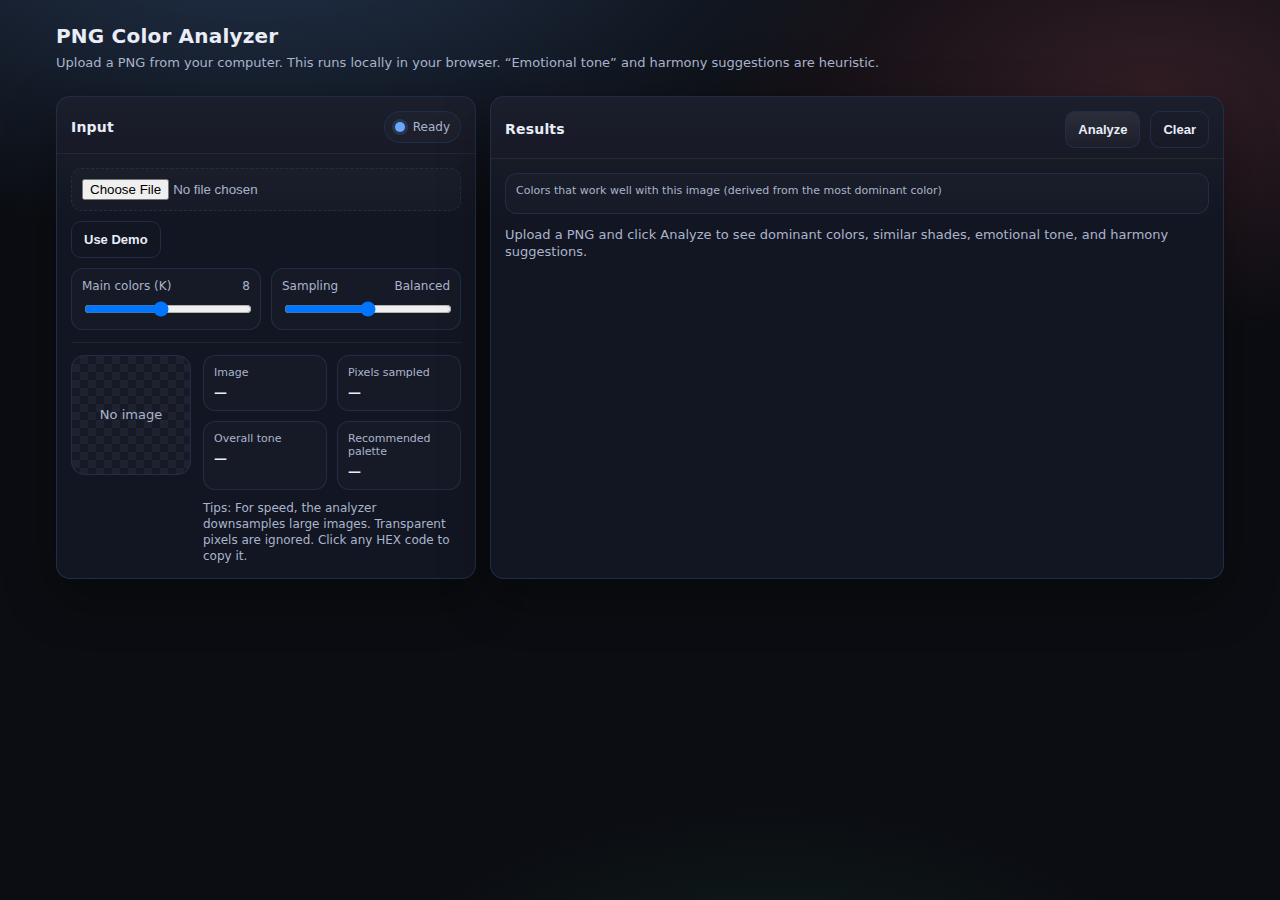
<file: ColorHarmonyAnalysis.html>
<!doctype html>
<html lang="en">
<head>
  <meta charset="UTF-8" />
  <meta name="viewport" content="width=device-width,initial-scale=1" />
  <title>PNG Color Analyzer</title>
  <style>
    :root{
      --bg:#0b0d12;
      --panel:#121622;
      --panel2:#0f1320;
      --text:#e9edf7;
      --muted:#aab4cc;
      --border:#22304a;
      --shadow: 0 18px 50px rgba(0,0,0,.35);
      --accent:#6aa7ff;
      --good:#4ade80;
      --warn:#fbbf24;
      --bad:#fb7185;
    }
    *{box-sizing:border-box}
    body{
      margin:0;
      font-family: ui-sans-serif, system-ui, -apple-system, Segoe UI, Roboto, Helvetica, Arial, "Apple Color Emoji","Segoe UI Emoji";
      color:var(--text);
      background:
        radial-gradient(1200px 600px at 20% -10%, rgba(106,167,255,.25), transparent 55%),
        radial-gradient(900px 500px at 90% 10%, rgba(251,113,133,.16), transparent 50%),
        radial-gradient(800px 500px at 60% 120%, rgba(74,222,128,.12), transparent 55%),
        var(--bg);
      min-height:100vh;
    }
    header{
      padding:24px 16px 8px;
      max-width:1200px;
      margin:0 auto;
    }
    h1{
      margin:0 0 6px;
      font-size:20px;
      letter-spacing:.2px;
      font-weight:700;
    }
    .sub{
      color:var(--muted);
      font-size:13px;
      line-height:1.35;
    }
    .wrap{
      max-width:1200px;
      margin:0 auto;
      padding:16px;
      display:grid;
      grid-template-columns: 420px 1fr;
      gap:14px;
    }
    @media (max-width: 980px){
      .wrap{grid-template-columns: 1fr; }
    }
    .card{
      background: linear-gradient(180deg, rgba(255,255,255,.04), transparent 26%), var(--panel);
      border:1px solid rgba(255,255,255,.07);
      border-color: rgba(34,48,74,.9);
      border-radius:14px;
      box-shadow: var(--shadow);
      overflow:hidden;
    }
    .card .hd{
      padding:14px 14px 10px;
      border-bottom:1px solid rgba(255,255,255,.06);
      display:flex;
      align-items:center;
      justify-content:space-between;
      gap:10px;
    }
    .card .hd .title{
      font-weight:700;
      font-size:14px;
      letter-spacing:.2px;
    }
    .card .bd{
      padding:14px;
    }
    .row{display:flex; gap:10px; flex-wrap:wrap; align-items:center;}
    .grow{flex:1}
    .btn{
      appearance:none;
      border:1px solid rgba(255,255,255,.10);
      border-color: rgba(34,48,74,.9);
      background: linear-gradient(180deg, rgba(255,255,255,.08), rgba(255,255,255,.02));
      color:var(--text);
      border-radius:10px;
      padding:10px 12px;
      font-weight:650;
      font-size:13px;
      cursor:pointer;
      transition: transform .05s ease, border-color .15s ease, background .15s ease;
      user-select:none;
    }
    .btn:hover{border-color: rgba(106,167,255,.55)}
    .btn:active{transform: translateY(1px)}
    .btn.secondary{
      background: transparent;
    }
    .file{
      display:flex;
      gap:10px;
      align-items:center;
      flex-wrap:wrap;
    }
    input[type="file"]{
      width:100%;
      padding:10px;
      border-radius:10px;
      border:1px dashed rgba(255,255,255,.18);
      border-color: rgba(34,48,74,.9);
      background: rgba(255,255,255,.02);
      color:var(--muted);
    }
    .controls{
      display:grid;
      grid-template-columns: 1fr 1fr;
      gap:10px;
      margin-top:10px;
    }
    @media (max-width: 520px){
      .controls{grid-template-columns: 1fr;}
    }
    .ctl{
      background: rgba(255,255,255,.02);
      border:1px solid rgba(255,255,255,.06);
      border-color: rgba(34,48,74,.9);
      border-radius:12px;
      padding:10px 10px 8px;
    }
    .ctl label{
      display:flex;
      justify-content:space-between;
      gap:10px;
      font-size:12px;
      color:var(--muted);
      margin-bottom:6px;
    }
    .ctl input[type="range"]{width:100%}
    .mini{
      font-size:12px;
      color:var(--muted);
      margin-top:8px;
      line-height:1.35;
    }
    .preview{
      display:grid;
      grid-template-columns: 120px 1fr;
      gap:12px;
      align-items:start;
    }
    @media (max-width:520px){
      .preview{grid-template-columns: 1fr;}
    }
    .imgbox{
      border-radius:14px;
      overflow:hidden;
      border:1px solid rgba(255,255,255,.06);
      border-color: rgba(34,48,74,.9);
      background: repeating-conic-gradient(rgba(255,255,255,.06) 0 25%, rgba(255,255,255,.02) 0 50%) 0 0/16px 16px;
      width:120px;
      height:120px;
      display:flex;
      align-items:center;
      justify-content:center;
    }
    .imgbox img{
      max-width:100%;
      max-height:100%;
      display:block;
    }
    .stats{
      display:grid;
      grid-template-columns: 1fr 1fr;
      gap:10px;
    }
    .stat{
      padding:10px;
      border-radius:12px;
      background: rgba(255,255,255,.02);
      border:1px solid rgba(255,255,255,.06);
      border-color: rgba(34,48,74,.9);
    }
    .stat .k{font-size:11px; color:var(--muted); margin-bottom:6px;}
    .stat .v{font-size:13px; font-weight:700;}
    .pill{
      display:inline-flex;
      align-items:center;
      gap:8px;
      padding:8px 10px;
      border-radius:999px;
      border:1px solid rgba(255,255,255,.06);
      border-color: rgba(34,48,74,.9);
      background: rgba(255,255,255,.02);
      font-size:12px;
      color:var(--muted);
    }
    .dot{
      width:10px;height:10px;border-radius:50%;
      background: var(--accent);
      box-shadow: 0 0 0 3px rgba(106,167,255,.16);
    }
    .grid{
      display:grid;
      grid-template-columns: repeat(2, minmax(0, 1fr));
      gap:14px;
    }
    @media (max-width: 720px){
      .grid{grid-template-columns: 1fr;}
    }
    .colorCard{
      background: linear-gradient(180deg, rgba(255,255,255,.04), transparent 34%), var(--panel2);
      border:1px solid rgba(255,255,255,.06);
      border-color: rgba(34,48,74,.9);
      border-radius:14px;
      overflow:hidden;
    }
    .colorTop{
      padding:12px;
      display:flex;
      gap:12px;
      align-items:stretch;
    }
    .swatch{
      width:56px;
      height:56px;
      border-radius:14px;
      border:1px solid rgba(255,255,255,.14);
      border-color: rgba(34,48,74,.9);
      box-shadow: 0 12px 28px rgba(0,0,0,.35);
      flex:0 0 auto;
    }
    .meta{
      flex:1;
      min-width:0;
    }
    .line1{
      display:flex;
      justify-content:space-between;
      gap:10px;
      align-items:flex-start;
    }
    .hex{
      font-family: ui-monospace, SFMono-Regular, Menlo, Monaco, Consolas, "Liberation Mono", "Courier New", monospace;
      font-weight:700;
      font-size:13px;
      letter-spacing:.2px;
      cursor:pointer;
      padding:6px 8px;
      border-radius:10px;
      border:1px solid rgba(255,255,255,.06);
      border-color: rgba(34,48,74,.9);
      background: rgba(255,255,255,.02);
      user-select:none;
      white-space:nowrap;
    }
    .hex:hover{border-color: rgba(106,167,255,.55)}
    .pct{
      font-size:12px;
      color:var(--muted);
      margin-top:6px;
    }
    .tones{
      padding:0 12px 12px;
      color:var(--muted);
      font-size:12px;
      line-height:1.35;
    }
    .shadeRow{
      padding:0 12px 12px;
      display:flex;
      gap:8px;
      align-items:center;
      flex-wrap:wrap;
    }
    .shade{
      width:24px;height:24px;border-radius:8px;
      border:1px solid rgba(255,255,255,.12);
      border-color: rgba(34,48,74,.9);
      cursor:pointer;
    }
    .shadeLabel{
      color:var(--muted);
      font-size:11px;
      margin-left:auto;
    }
    .harmonies{
      border-top:1px solid rgba(255,255,255,.06);
      border-color: rgba(34,48,74,.9);
      padding:12px;
    }
    .harmonies .hTitle{
      font-size:12px;
      font-weight:750;
      margin-bottom:10px;
      color:var(--text);
    }
    .pal{
      display:flex;
      gap:10px;
      flex-wrap:wrap;
      align-items:center;
    }
    .chip{
      display:flex;
      align-items:center;
      gap:8px;
      padding:8px 10px;
      border-radius:999px;
      border:1px solid rgba(255,255,255,.06);
      border-color: rgba(34,48,74,.9);
      background: rgba(255,255,255,.02);
      cursor:pointer;
      user-select:none;
    }
    .chip .c{
      width:16px;height:16px;border-radius:6px;
      border:1px solid rgba(255,255,255,.12);
      border-color: rgba(34,48,74,.9);
    }
    .chip .t{
      color:var(--muted);
      font-size:12px;
      font-family: ui-monospace, SFMono-Regular, Menlo, Monaco, Consolas, "Liberation Mono", "Courier New", monospace;
      font-weight:650;
    }
    .chip .n{
      color:var(--text);
      font-size:12px;
      font-weight:700;
      margin-right:2px;
    }
    .toast{
      position:fixed;
      left:50%;
      bottom:18px;
      transform: translateX(-50%);
      background: rgba(15,19,32,.92);
      border:1px solid rgba(255,255,255,.08);
      border-color: rgba(34,48,74,.9);
      color:var(--text);
      padding:10px 12px;
      border-radius:12px;
      box-shadow: var(--shadow);
      font-size:13px;
      opacity:0;
      pointer-events:none;
      transition: opacity .18s ease, transform .18s ease;
    }
    .toast.show{
      opacity:1;
      transform: translateX(-50%) translateY(-2px);
    }
    .hint{
      color:var(--muted);
      font-size:12px;
      line-height:1.35;
      margin-top:10px;
    }
    .sep{height:1px; background:rgba(255,255,255,.06); border-color: rgba(34,48,74,.9); margin:12px 0;}
    canvas{display:none;}
  </style>
</head>
<body>
  <header>
    <h1>PNG Color Analyzer</h1>
    <div class="sub">Upload a PNG from your computer. This runs locally in your browser. “Emotional tone” and harmony suggestions are heuristic.</div>
  </header>

  <main class="wrap">
    <section class="card">
      <div class="hd">
        <div class="title">Input</div>
        <div class="pill" id="statusPill"><span class="dot"></span><span id="statusText">Ready</span></div>
      </div>
      <div class="bd">
        <div class="file">
          <input id="file" type="file" accept="image/png,image/*" />
          <button class="btn secondary" id="demoBtn" type="button" title="Generate a demo image if you don't have one handy">Use Demo</button>
        </div>

        <div class="controls">
          <div class="ctl">
            <label>
              <span>Main colors (K)</span>
              <span id="kVal">8</span>
            </label>
            <input id="k" type="range" min="3" max="14" value="8" />
          </div>

          <div class="ctl">
            <label>
              <span>Sampling</span>
              <span id="sVal">Balanced</span>
            </label>
            <input id="sample" type="range" min="1" max="5" value="3" />
          </div>
        </div>

        <div class="sep"></div>

        <div class="preview">
          <div class="imgbox" id="imgBox">
            <div class="sub" style="padding:10px; text-align:center;">No image</div>
          </div>
          <div>
            <div class="stats">
              <div class="stat">
                <div class="k">Image</div>
                <div class="v" id="imgInfo">—</div>
              </div>
              <div class="stat">
                <div class="k">Pixels sampled</div>
                <div class="v" id="pxInfo">—</div>
              </div>
              <div class="stat">
                <div class="k">Overall tone</div>
                <div class="v" id="overallTone">—</div>
              </div>
              <div class="stat">
                <div class="k">Recommended palette</div>
                <div class="v" id="palCount">—</div>
              </div>
            </div>

            <div class="hint">
              Tips: For speed, the analyzer downsamples large images. Transparent pixels are ignored.
              Click any HEX code to copy it.
            </div>
          </div>
        </div>
      </div>
    </section>

    <section class="card">
      <div class="hd">
        <div class="title">Results</div>
        <div class="row">
          <button class="btn" id="analyzeBtn" type="button" disabled>Analyze</button>
          <button class="btn secondary" id="clearBtn" type="button">Clear</button>
        </div>
      </div>
      <div class="bd">
        <div class="stat" style="margin-bottom:12px;">
          <div class="k">Colors that work well with this image (derived from the most dominant color)</div>
          <div class="pal" id="globalPalette"></div>
        </div>

        <div class="grid" id="resultsGrid"></div>
        <div class="sub" id="emptyState">Upload a PNG and click Analyze to see dominant colors, similar shades, emotional tone, and harmony suggestions.</div>
      </div>
    </section>
  </main>

  <canvas id="work"></canvas>
  <div class="toast" id="toast"></div>

  <script>
    // ---------- Utilities ----------
    const $ = (id) => document.getElementById(id);
    const clamp = (n, a, b) => Math.max(a, Math.min(b, n));
    const round = (n, d=0) => {
      const m = Math.pow(10, d);
      return Math.round(n*m)/m;
    };

    function toast(msg){
      const t = $("toast");
      t.textContent = msg;
      t.classList.add("show");
      clearTimeout(toast._tm);
      toast._tm = setTimeout(() => t.classList.remove("show"), 1100);
    }

    async function copyText(text){
      try{
        await navigator.clipboard.writeText(text);
        toast(`Copied ${text}`);
      }catch{
        // Fallback
        const ta = document.createElement("textarea");
        ta.value = text;
        document.body.appendChild(ta);
        ta.select();
        document.execCommand("copy");
        ta.remove();
        toast(`Copied ${text}`);
      }
    }

    function rgbToHex(r,g,b){
      const h = (x) => x.toString(16).padStart(2,"0");
      return "#" + h(r) + h(g) + h(b);
    }

    function hexToRgb(hex){
      const m = hex.replace("#","").trim();
      if(m.length === 3){
        const r = parseInt(m[0]+m[0],16);
        const g = parseInt(m[1]+m[1],16);
        const b = parseInt(m[2]+m[2],16);
        return {r,g,b};
      }
      const r = parseInt(m.slice(0,2),16);
      const g = parseInt(m.slice(2,4),16);
      const b = parseInt(m.slice(4,6),16);
      return {r,g,b};
    }

    function rgbToHsl(r,g,b){
      r/=255; g/=255; b/=255;
      const max = Math.max(r,g,b), min = Math.min(r,g,b);
      let h=0, s=0;
      const l = (max+min)/2;
      if(max !== min){
        const d = max-min;
        s = l > 0.5 ? d/(2-max-min) : d/(max+min);
        switch(max){
          case r: h = (g-b)/d + (g < b ? 6 : 0); break;
          case g: h = (b-r)/d + 2; break;
          case b: h = (r-g)/d + 4; break;
        }
        h *= 60;
      }
      return {h, s: s*100, l: l*100};
    }

    function hslToRgb(h,s,l){
      s/=100; l/=100;
      const c = (1 - Math.abs(2*l-1))*s;
      const hp = (h%360)/60;
      const x = c * (1 - Math.abs((hp%2)-1));
      let r1=0,g1=0,b1=0;
      if(0<=hp && hp<1){ r1=c; g1=x; b1=0; }
      else if(1<=hp && hp<2){ r1=x; g1=c; b1=0; }
      else if(2<=hp && hp<3){ r1=0; g1=c; b1=x; }
      else if(3<=hp && hp<4){ r1=0; g1=x; b1=c; }
      else if(4<=hp && hp<5){ r1=x; g1=0; b1=c; }
      else { r1=c; g1=0; b1=x; }
      const m = l - c/2;
      return {
        r: Math.round((r1+m)*255),
        g: Math.round((g1+m)*255),
        b: Math.round((b1+m)*255),
      };
    }

    // sRGB -> linear
    function srgbToLin(u){
      u/=255;
      return (u <= 0.04045) ? (u/12.92) : Math.pow((u+0.055)/1.055, 2.4);
    }

    // linear -> sRGB
    function linToSrgb(u){
      const v = (u <= 0.0031308) ? (12.92*u) : (1.055*Math.pow(u, 1/2.4) - 0.055);
      return Math.round(clamp(v*255, 0, 255));
    }

    // RGB -> XYZ (D65)
    function rgbToXyz(r,g,b){
      const R = srgbToLin(r), G = srgbToLin(g), B = srgbToLin(b);
      const x = R*0.4124564 + G*0.3575761 + B*0.1804375;
      const y = R*0.2126729 + G*0.7151522 + B*0.0721750;
      const z = R*0.0193339 + G*0.1191920 + B*0.9503041;
      return {x,y,z};
    }

    // XYZ -> Lab (D65)
    function xyzToLab(x,y,z){
      // Reference white D65
      const Xn = 0.95047, Yn = 1.00000, Zn = 1.08883;
      let fx = x/Xn, fy = y/Yn, fz = z/Zn;

      const f = (t) => (t > 0.008856) ? Math.cbrt(t) : (7.787*t + 16/116);
      fx = f(fx); fy = f(fy); fz = f(fz);

      const L = 116*fy - 16;
      const a = 500*(fx - fy);
      const b = 200*(fy - fz);
      return {L,a,b};
    }

    function rgbToLab(r,g,b){
      const {x,y,z} = rgbToXyz(r,g,b);
      return xyzToLab(x,y,z);
    }

    function labDist2(p, c){
      const dL = p.L - c.L, da = p.a - c.a, db = p.b - c.b;
      return dL*dL + da*da + db*db;
    }

    // ---------- Tone / Harmony Heuristics ----------
    function toneFromHsl(h,s,l){
      const sat = s, lig = l;
      const hue = ((h % 360) + 360) % 360;

      let base;
      if(sat < 12 && lig > 90) base = "clean, airy, minimal";
      else if(sat < 12 && lig < 12) base = "dramatic, sophisticated, intense";
      else if(sat < 12) base = "neutral, refined, subdued";
      else if(hue < 15 || hue >= 345) base = "energetic, passionate, bold";
      else if(hue < 45) base = "warm, inviting, lively";
      else if(hue < 70) base = "optimistic, cheerful, bright";
      else if(hue < 160) base = "fresh, balanced, natural";
      else if(hue < 210) base = "calm, clear, refreshing";
      else if(hue < 255) base = "trustworthy, serene, composed";
      else if(hue < 300) base = "imaginative, luxurious, mysterious";
      else base = "playful, expressive, romantic";

      let mod = "";
      if(lig < 28) mod = " (moody)";
      else if(lig > 78) mod = " (light)";
      else mod = "";

      if(sat > 65) mod += " (vibrant)";
      else if(sat < 25) mod += " (muted)";

      return (base + mod).replace(/\s+/g," ").trim();
    }

    function paletteFromHex(hex){
      const {r,g,b} = hexToRgb(hex);
      const hsl = rgbToHsl(r,g,b);

      const make = (name, hDelta, sDelta=0, lDelta=0) => {
        const nh = (hsl.h + hDelta + 360) % 360;
        const ns = clamp(hsl.s + sDelta, 0, 100);
        const nl = clamp(hsl.l + lDelta, 0, 100);
        const rgb = hslToRgb(nh, ns, nl);
        return { name, hex: rgbToHex(rgb.r, rgb.g, rgb.b) };
      };

      // Neutrals tuned by luminance for practical pairings
      const neutralBg = (hsl.l < 50) ? "#f7f7fb" : "#0f1320";
      const neutralText = (hsl.l < 50) ? "#101322" : "#e9edf7";

      return [
        make("Complement", 180, 0, 0),
        make("Analogous +30", 30, -5, 0),
        make("Analogous -30", -30, -5, 0),
        make("Triadic +120", 120, -5, 0),
        make("Triadic -120", -120, -5, 0),
        { name: "Neutral (BG)", hex: neutralBg },
        { name: "Neutral (Text)", hex: neutralText },
      ];
    }

    function shadesFromHex(hex){
      const {r,g,b} = hexToRgb(hex);
      const hsl = rgbToHsl(r,g,b);

      const variants = [
        {name:"Lighter",  dh:0, ds:-4, dl:+16},
        {name:"Darker",   dh:0, ds:+2, dl:-18},
        {name:"Softer",   dh:0, ds:-22, dl:+6},
        {name:"Richer",   dh:0, ds:+18, dl:-6},
      ];

      return variants.map(v => {
        const rgb = hslToRgb(
          (hsl.h + v.dh + 360) % 360,
          clamp(hsl.s + v.ds, 0, 100),
          clamp(hsl.l + v.dl, 0, 100)
        );
        return { name: v.name, hex: rgbToHex(rgb.r, rgb.g, rgb.b) };
      });
    }

    // ---------- K-Means (LAB distance) ----------
    function kmeansPlusPlus(points, k){
      // points: {r,g,b, lab:{L,a,b}}
      const centroids = [];
      // pick first randomly
      centroids.push(structuredClone(points[Math.floor(Math.random()*points.length)].lab));

      while(centroids.length < k){
        let sum = 0;
        const d2 = new Float64Array(points.length);

        for(let i=0;i<points.length;i++){
          let best = Infinity;
          const p = points[i].lab;
          for(const c of centroids){
            const dist = labDist2(p,c);
            if(dist < best) best = dist;
          }
          d2[i] = best;
          sum += best;
        }
        if(sum === 0){
          // all points identical
          centroids.push(structuredClone(points[Math.floor(Math.random()*points.length)].lab));
          continue;
        }
        let r = Math.random() * sum;
        let idx = 0;
        for(let i=0;i<d2.length;i++){
          r -= d2[i];
          if(r <= 0){ idx = i; break; }
        }
        centroids.push(structuredClone(points[idx].lab));
      }
      return centroids;
    }

    function runKMeans(points, k, iters=12){
      const centroids = kmeansPlusPlus(points, k);
      const assignments = new Int32Array(points.length);

      for(let iter=0; iter<iters; iter++){
        // Assign
        for(let i=0;i<points.length;i++){
          let bestJ = 0;
          let bestD = Infinity;
          const p = points[i].lab;
          for(let j=0;j<centroids.length;j++){
            const d = labDist2(p, centroids[j]);
            if(d < bestD){ bestD = d; bestJ = j; }
          }
          assignments[i] = bestJ;
        }

        // Update
        const sumL = new Float64Array(k);
        const suma = new Float64Array(k);
        const sumb = new Float64Array(k);
        const sumR = new Float64Array(k);
        const sumG = new Float64Array(k);
        const sumB = new Float64Array(k);
        const count = new Int32Array(k);

        for(let i=0;i<points.length;i++){
          const j = assignments[i];
          const p = points[i];
          sumL[j] += p.lab.L;
          suma[j] += p.lab.a;
          sumb[j] += p.lab.b;
          sumR[j] += p.r;
          sumG[j] += p.g;
          sumB[j] += p.b;
          count[j] += 1;
        }

        for(let j=0;j<k;j++){
          if(count[j] === 0){
            centroids[j] = structuredClone(points[Math.floor(Math.random()*points.length)].lab);
          }else{
            centroids[j] = {
              L: sumL[j]/count[j],
              a: suma[j]/count[j],
              b: sumb[j]/count[j],
              // attach mean RGB for display
              _rgb: {
                r: Math.round(sumR[j]/count[j]),
                g: Math.round(sumG[j]/count[j]),
                b: Math.round(sumB[j]/count[j]),
              },
              _count: count[j],
            };
          }
        }
      }

      // Build clusters
      const clusters = Array.from({length:k}, () => ({count:0, rgb:{r:0,g:0,b:0}, lab:{L:0,a:0,b:0}}));
      for(let j=0;j<k;j++){
        const c = centroids[j];
        const rgb = c._rgb ? c._rgb : {r:0,g:0,b:0};
        clusters[j] = {
          count: c._count ?? 0,
          rgb,
          lab: {L:c.L, a:c.a, b:c.b}
        };
      }
      return clusters;
    }

    // ---------- Image Sampling ----------
    function samplingLabel(v){
      switch(Number(v)){
        case 1: return "Fast";
        case 2: return "Quick";
        case 3: return "Balanced";
        case 4: return "Detailed";
        case 5: return "Max";
        default: return "Balanced";
      }
    }

    function downscaleDims(w,h, maxSide){
      const m = Math.max(w,h);
      if(m <= maxSide) return {w,h, scale:1};
      const s = maxSide / m;
      return { w: Math.max(1, Math.round(w*s)), h: Math.max(1, Math.round(h*s)), scale:s };
    }

    function buildPointsFromImageData(imgData, stride, alphaMin=20){
      const d = imgData.data;
      const points = [];
      for(let i=0;i<d.length;i += 4*stride){
        const a = d[i+3];
        if(a <= alphaMin) continue;
        const r = d[i], g = d[i+1], b = d[i+2];
        const lab = rgbToLab(r,g,b);
        points.push({r,g,b, lab});
      }
      return points;
    }

    function overallToneFromClusters(clusters){
      const total = clusters.reduce((s,c)=>s+c.count,0) || 1;
      let sumH=0, sumS=0, sumL=0;

      for(const c of clusters){
        if(c.count <= 0) continue;
        const w = c.count/total;
        const hsl = rgbToHsl(c.rgb.r, c.rgb.g, c.rgb.b);
        // circular mean for hue
        const rad = (hsl.h*Math.PI)/180;
        sumH += w * Math.sin(rad);
        sumS += w * hsl.s;
        sumL += w * hsl.l;
      }

      const meanHue = (Math.atan2(sumH, 0) * 180/Math.PI + 360) % 360; // fallback if undefined-ish
      // A slightly better fallback: use dominant cluster hue when sumH is small
      const dom = [...clusters].sort((a,b)=>b.count-a.count)[0];
      const domHue = rgbToHsl(dom.rgb.r, dom.rgb.g, dom.rgb.b).h;
      const hue = (Math.abs(sumH) < 0.02) ? domHue : meanHue;

      const tone = toneFromHsl(hue, sumS, sumL);
      return { tone, hue, s:sumS, l:sumL };
    }

    // ---------- UI Rendering ----------
    function setStatus(text, kind="ready"){
      $("statusText").textContent = text;
      const dot = $("statusPill").querySelector(".dot");
      if(kind === "working"){
        dot.style.background = "var(--warn)";
        dot.style.boxShadow = "0 0 0 3px rgba(251,191,36,.18)";
      }else if(kind === "ok"){
        dot.style.background = "var(--good)";
        dot.style.boxShadow = "0 0 0 3px rgba(74,222,128,.16)";
      }else if(kind === "bad"){
        dot.style.background = "var(--bad)";
        dot.style.boxShadow = "0 0 0 3px rgba(251,113,133,.16)";
      }else{
        dot.style.background = "var(--accent)";
        dot.style.boxShadow = "0 0 0 3px rgba(106,167,255,.16)";
      }
    }

    function clearResults(){
      $("resultsGrid").innerHTML = "";
      $("globalPalette").innerHTML = "";
      $("emptyState").style.display = "block";
      $("overallTone").textContent = "—";
      $("palCount").textContent = "—";
      $("pxInfo").textContent = "—";
    }

    function renderGlobalPalette(primaryHex){
      const pal = paletteFromHex(primaryHex);
      const el = $("globalPalette");
      el.innerHTML = "";
      for(const p of pal){
        const chip = document.createElement("div");
        chip.className = "chip";
        chip.title = "Click to copy HEX";
        chip.innerHTML = `<span class="c" style="background:${p.hex}"></span><span class="n">${p.name}</span><span class="t">${p.hex}</span>`;
        chip.addEventListener("click", () => copyText(p.hex));
        el.appendChild(chip);
      }
      $("palCount").textContent = `${pal.length} colors`;
    }

    function renderClusters(clusters){
      const total = clusters.reduce((s,c)=>s+c.count,0) || 1;
      const sorted = [...clusters].filter(c=>c.count>0).sort((a,b)=>b.count-a.count);

      const grid = $("resultsGrid");
      grid.innerHTML = "";
      $("emptyState").style.display = sorted.length ? "none" : "block";

      if(!sorted.length) return;

      const primaryHex = rgbToHex(sorted[0].rgb.r, sorted[0].rgb.g, sorted[0].rgb.b);
      renderGlobalPalette(primaryHex);

      for(const c of sorted){
        const hex = rgbToHex(c.rgb.r, c.rgb.g, c.rgb.b);
        const pct = (c.count/total)*100;
        const hsl = rgbToHsl(c.rgb.r, c.rgb.g, c.rgb.b);
        const tone = toneFromHsl(hsl.h, hsl.s, hsl.l);
        const shades = shadesFromHex(hex);

        const card = document.createElement("div");
        card.className = "colorCard";

        const top = document.createElement("div");
        top.className = "colorTop";
        top.innerHTML = `
          <div class="swatch" style="background:${hex}"></div>
          <div class="meta">
            <div class="line1">
              <div style="min-width:0">
                <div style="font-weight:800; font-size:13px; margin-bottom:2px;">Main Color</div>
                <div class="pct">${round(pct,1)}% of sampled pixels</div>
              </div>
              <div class="hex" data-copy="${hex}" title="Click to copy">${hex}</div>
            </div>
          </div>
        `;

        const shadeRow = document.createElement("div");
        shadeRow.className = "shadeRow";
        shadeRow.innerHTML = `<div class="shadeLabel">Similar shades</div>`;
        // insert shades before label for nicer flow
        const label = shadeRow.querySelector(".shadeLabel");
        shadeRow.removeChild(label);

        for(const s of shades){
          const sh = document.createElement("div");
          sh.className = "shade";
          sh.style.background = s.hex;
          sh.title = `${s.name} • ${s.hex} (click to copy)`;
          sh.addEventListener("click", () => copyText(s.hex));
          shadeRow.appendChild(sh);
        }
        shadeRow.appendChild(label);

        const tones = document.createElement("div");
        tones.className = "tones";
        tones.innerHTML = `<b>Emotional tone:</b> ${tone}`;

        const harmonies = document.createElement("div");
        harmonies.className = "harmonies";
        const pal = paletteFromHex(hex).slice(0,5); // practical set per color
        harmonies.innerHTML = `<div class="hTitle">Colors that work well with this color</div>`;
        const palRow = document.createElement("div");
        palRow.className = "pal";
        for(const p of pal){
          const chip = document.createElement("div");
          chip.className = "chip";
          chip.title = `${p.name} (click to copy)`;
          chip.innerHTML = `<span class="c" style="background:${p.hex}"></span><span class="n">${p.name}</span><span class="t">${p.hex}</span>`;
          chip.addEventListener("click", () => copyText(p.hex));
          palRow.appendChild(chip);
        }
        harmonies.appendChild(palRow);

        card.appendChild(top);
        card.appendChild(shadeRow);
        card.appendChild(tones);
        card.appendChild(harmonies);

        card.querySelectorAll(".hex").forEach(el=>{
          el.addEventListener("click", () => copyText(el.dataset.copy));
        });

        grid.appendChild(card);
      }
    }

    // ---------- Main Flow ----------
    let loadedImage = null;

    function showPreview(img){
      const box = $("imgBox");
      box.innerHTML = "";
      const tag = document.createElement("img");
      tag.src = img.src;
      tag.alt = "Uploaded image preview";
      box.appendChild(tag);
      $("imgInfo").textContent = `${img.naturalWidth} × ${img.naturalHeight}`;
    }

    function setAnalyzeEnabled(enabled){
      $("analyzeBtn").disabled = !enabled;
    }

    async function loadFile(file){
      clearResults();
      if(!file) return;
      if(!file.type.startsWith("image/")){
        setStatus("Not an image file", "bad");
        return;
      }
      setStatus("Loading image…", "working");

      const url = URL.createObjectURL(file);
      const img = new Image();
      img.onload = () => {
        loadedImage = img;
        showPreview(img);
        setAnalyzeEnabled(true);
        setStatus("Ready to analyze", "ok");
        URL.revokeObjectURL(url);
      };
      img.onerror = () => {
        setStatus("Failed to load image", "bad");
        setAnalyzeEnabled(false);
        URL.revokeObjectURL(url);
      };
      img.src = url;
    }

    function generateDemoPng(){
      // Create a synthetic PNG-like canvas with gradients + blocks
      const c = document.createElement("canvas");
      c.width = 640; c.height = 420;
      const ctx = c.getContext("2d");

      // background gradient
      const g = ctx.createLinearGradient(0,0,c.width,c.height);
      g.addColorStop(0, "#1f2a44");
      g.addColorStop(0.45, "#6aa7ff");
      g.addColorStop(1, "#fb7185");
      ctx.fillStyle = g;
      ctx.fillRect(0,0,c.width,c.height);

      // blocks
      const blocks = [
        ["#0f1320", 40, 40, 220, 140],
        ["#4ade80", 290, 60, 300, 120],
        ["#fbbf24", 80, 230, 220, 140],
        ["#a78bfa", 340, 230, 260, 140],
      ];
      for(const [col,x,y,w,h] of blocks){
        ctx.fillStyle = col;
        ctx.globalAlpha = 0.92;
        ctx.fillRect(x,y,w,h);
      }
      ctx.globalAlpha = 1;

      // subtle texture
      for(let i=0;i<1200;i++){
        const x = Math.random()*c.width;
        const y = Math.random()*c.height;
        ctx.fillStyle = `rgba(255,255,255,${Math.random()*0.06})`;
        ctx.fillRect(x,y,1,1);
      }

      const img = new Image();
      img.onload = () => {
        loadedImage = img;
        showPreview(img);
        setAnalyzeEnabled(true);
        setStatus("Ready to analyze (demo)", "ok");
      };
      img.src = c.toDataURL("image/png");
    }

    async function analyze(){
      if(!loadedImage) return;

      const k = Number($("k").value);
      const sampleLevel = Number($("sample").value);

      setStatus("Analyzing colors…", "working");
      $("analyzeBtn").disabled = true;

      try{
        // Downscale for speed; higher sampling uses larger working canvas
        const maxSideBySampling = {1: 220, 2: 300, 3: 380, 4: 520, 5: 720}[sampleLevel] || 380;
        const {w,h} = downscaleDims(loadedImage.naturalWidth, loadedImage.naturalHeight, maxSideBySampling);

        const canvas = $("work");
        canvas.width = w;
        canvas.height = h;
        const ctx = canvas.getContext("2d", { willReadFrequently: true });
        ctx.clearRect(0,0,w,h);
        ctx.drawImage(loadedImage, 0,0,w,h);

        const imgData = ctx.getImageData(0,0,w,h);

        // stride: how many pixels to skip; higher sampling => smaller stride
        const strideBySampling = {1: 14, 2: 9, 3: 6, 4: 4, 5: 2}[sampleLevel] || 6;
        const points = buildPointsFromImageData(imgData, strideBySampling, 20);

        $("pxInfo").textContent = points.length.toLocaleString();

        if(points.length < k*30){
          setStatus("Not enough non-transparent pixels to cluster", "bad");
          $("analyzeBtn").disabled = false;
          return;
        }

        // Run k-means
        const clusters = runKMeans(points, k, 12);

        // Compute overall tone
        const ot = overallToneFromClusters(clusters);
        $("overallTone").textContent = ot.tone;

        // Render
        renderClusters(clusters);

        setStatus("Analysis complete", "ok");
      }catch(err){
        console.error(err);
        setStatus("Analysis failed", "bad");
        toast("Analysis failed (see console).");
      }finally{
        $("analyzeBtn").disabled = false;
      }
    }

    // ---------- Events ----------
    $("file").addEventListener("change", (e) => {
      const file = e.target.files && e.target.files[0];
      loadFile(file);
    });

    $("k").addEventListener("input", (e) => {
      $("kVal").textContent = e.target.value;
    });

    $("sample").addEventListener("input", (e) => {
      $("sVal").textContent = samplingLabel(e.target.value);
    });

    $("demoBtn").addEventListener("click", () => {
      clearResults();
      generateDemoPng();
    });

    $("analyzeBtn").addEventListener("click", analyze);

    $("clearBtn").addEventListener("click", () => {
      $("file").value = "";
      loadedImage = null;
      $("imgBox").innerHTML = `<div class="sub" style="padding:10px; text-align:center;">No image</div>`;
      $("imgInfo").textContent = "—";
      setAnalyzeEnabled(false);
      setStatus("Ready", "ready");
      clearResults();
    });

    // Init
    $("kVal").textContent = $("k").value;
    $("sVal").textContent = samplingLabel($("sample").value);
    clearResults();
    setAnalyzeEnabled(false);
    setStatus("Ready", "ready");
  </script>
</body>
</html>
</file>
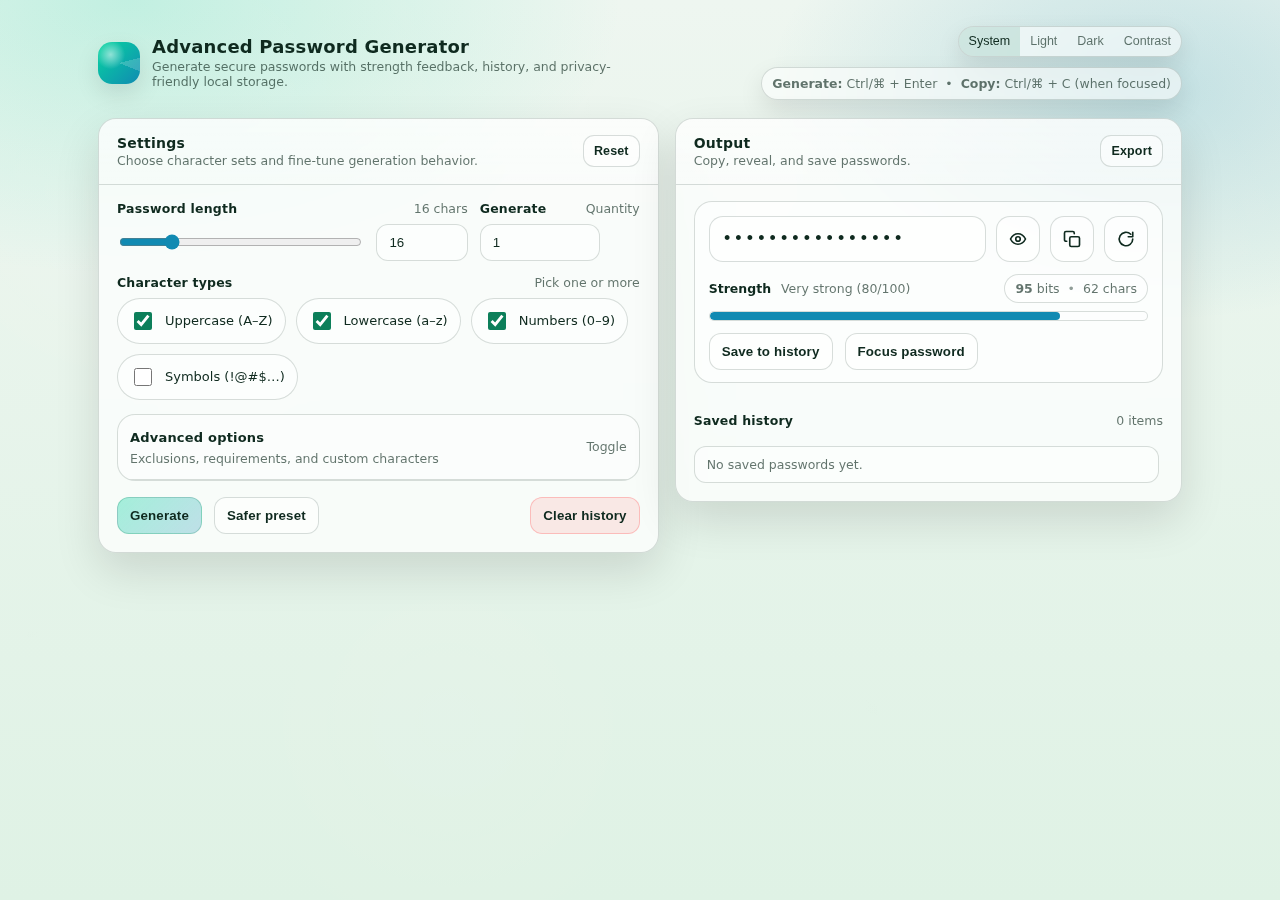
<file: PasswordGenerator.html>
<!DOCTYPE html>
<html lang="en">
<head>
  <meta charset="UTF-8" />
  <meta name="viewport" content="width=device-width, initial-scale=1.0" />
  <title>Advanced Password Generator</title>
  <meta name="color-scheme" content="light dark">
  <style>
    :root{
      /* Base */
      --bg: #eef6f0;
      --bg2: #dff2e5;
      --panel: rgba(255,255,255,.72);
      --panel2: rgba(255,255,255,.55);
      --text: #0f2a1f;
      --muted: rgba(15,42,31,.65);
      --border: rgba(15,42,31,.16);
      --shadow: 0 18px 45px rgba(0,0,0,.12);
      --shadow2: 0 10px 25px rgba(0,0,0,.10);
      --ring: rgba(17,138,178,.35);

      /* Accent */
      --accent: #0c7f5a;
      --accent2: #118ab2;
      --accent3: #06d6a0;

      /* Status */
      --weak: #ff6b6b;
      --medium: #ffd166;
      --strong: #06d6a0;
      --very-strong: #118ab2;

      /* Radius / spacing */
      --r-lg: 18px;
      --r-md: 12px;
      --r-sm: 10px;
      --pad: 18px;
      --pad2: 14px;

      /* Typography */
      --mono: ui-monospace, SFMono-Regular, Menlo, Monaco, Consolas, "Liberation Mono", "Courier New", monospace;
      --sans: ui-sans-serif, system-ui, -apple-system, Segoe UI, Roboto, Helvetica, Arial, "Apple Color Emoji", "Segoe UI Emoji";
    }

    /* Dark theme overrides */
    [data-theme="dark"]{
      --bg: #0f141c;
      --bg2: #0f1a22;
      --panel: rgba(25,32,44,.72);
      --panel2: rgba(25,32,44,.55);
      --text: #e9edf6;
      --muted: rgba(233,237,246,.62);
      --border: rgba(233,237,246,.14);
      --shadow: 0 18px 45px rgba(0,0,0,.42);
      --shadow2: 0 10px 25px rgba(0,0,0,.36);
      --ring: rgba(138,180,184,.30);

      --accent: #8ab4b8;
      --accent2: #5daee0;
      --accent3: #58d2a9;
    }

    /* High-contrast theme */
    [data-theme="contrast"]{
      --bg: #000;
      --bg2: #000;
      --panel: rgba(0,0,0,.92);
      --panel2: rgba(0,0,0,.86);
      --text: #fff;
      --muted: rgba(255,255,255,.78);
      --border: rgba(255,255,255,.28);
      --shadow: none;
      --shadow2: none;
      --ring: rgba(255,255,255,.35);

      --accent: #00ffa8;
      --accent2: #22a7ff;
      --accent3: #00ffa8;
      --weak: #ff4d4d;
      --medium: #ffd400;
      --strong: #00ffa8;
      --very-strong: #22a7ff;
    }

    *{ box-sizing: border-box; }
    html, body { height: 100%; }
    body{
      margin: 0;
      font-family: var(--sans);
      color: var(--text);
      background:
        radial-gradient(900px 500px at 10% 0%, rgba(6,214,160,.20), transparent 55%),
        radial-gradient(700px 420px at 90% 10%, rgba(17,138,178,.20), transparent 55%),
        linear-gradient(180deg, var(--bg), var(--bg2));
    }

    /* Subtle background texture (no external assets) */
    body:before{
      content:"";
      position: fixed;
      inset: 0;
      pointer-events: none;
      background:
        radial-gradient(circle at 10% 20%, rgba(255,255,255,.12), transparent 35%),
        radial-gradient(circle at 80% 30%, rgba(255,255,255,.08), transparent 40%),
        radial-gradient(circle at 35% 80%, rgba(255,255,255,.08), transparent 40%);
      opacity: .55;
      mix-blend-mode: overlay;
    }

    a{ color: inherit; text-decoration: none; }
    .wrap{
      max-width: 1120px;
      margin: 0 auto;
      padding: 26px 18px 44px;
      position: relative;
      z-index: 1;
    }

    /* Top bar */
    .topbar{
      display:flex;
      align-items:center;
      justify-content:space-between;
      gap: 14px;
      margin-bottom: 18px;
    }
    .brand{
      display:flex; align-items:center; gap: 12px;
      min-width: 240px;
    }
    .logo{
      width: 42px; height: 42px;
      border-radius: 14px;
      background:
        radial-gradient(circle at 30% 30%, rgba(255,255,255,.55), transparent 35%),
        linear-gradient(135deg, var(--accent3), var(--accent2));
      box-shadow: var(--shadow2);
      position: relative;
      overflow:hidden;
      flex: 0 0 auto;
    }
    .logo:after{
      content:"";
      position:absolute; inset: -20px;
      background: conic-gradient(from 220deg, transparent 0 60%, rgba(255,255,255,.18) 60% 70%, transparent 70% 100%);
      animation: spin 6s linear infinite;
    }
    @keyframes spin { to { transform: rotate(360deg);} }

    .brand h1{
      margin:0;
      font-size: 18px;
      letter-spacing: .2px;
    }
    .brand p{
      margin:2px 0 0;
      font-size: 12.5px;
      color: var(--muted);
    }

    .top-actions{
      display:flex; align-items:center; gap: 10px; flex-wrap: wrap;
      justify-content:flex-end;
    }

    /* Segmented theme control */
    .seg{
      display:inline-flex;
      border: 1px solid var(--border);
      border-radius: 999px;
      background: var(--panel2);
      backdrop-filter: blur(10px);
      box-shadow: var(--shadow2);
      overflow:hidden;
    }
    .seg button{
      appearance:none;
      border:0;
      background: transparent;
      color: var(--muted);
      padding: 8px 10px;
      font-size: 12.5px;
      cursor:pointer;
      display:flex;
      align-items:center;
      gap: 7px;
      line-height: 1;
      transition: background .18s ease, color .18s ease;
      white-space: nowrap;
    }
    .seg button[aria-pressed="true"]{
      background: rgba(12,127,90,.14);
      color: var(--text);
    }
    [data-theme="dark"] .seg button[aria-pressed="true"]{
      background: rgba(93,174,224,.14);
    }
    [data-theme="contrast"] .seg button[aria-pressed="true"]{
      outline: 2px solid rgba(255,255,255,.32);
      outline-offset: -2px;
      background: rgba(255,255,255,.08);
    }

    .kbdhint{
      font-size: 12.5px;
      color: var(--muted);
      border: 1px solid var(--border);
      border-radius: 999px;
      background: var(--panel2);
      backdrop-filter: blur(10px);
      padding: 8px 10px;
      box-shadow: var(--shadow2);
      white-space: nowrap;
    }

    /* Main grid */
    .grid{
      display:grid;
      grid-template-columns: 1.05fr .95fr;
      gap: 16px;
      align-items:start;
    }
    @media (max-width: 980px){
      .grid{ grid-template-columns: 1fr; }
      .brand{ min-width: 0; }
      .topbar{ align-items:flex-start; }
    }

    /* Panels */
    .panel{
      background: var(--panel);
      border: 1px solid var(--border);
      border-radius: var(--r-lg);
      box-shadow: var(--shadow);
      backdrop-filter: blur(14px);
      overflow:hidden;
    }
    .panel .hd{
      display:flex;
      align-items:center;
      justify-content:space-between;
      gap: 10px;
      padding: 16px 18px;
      border-bottom: 1px solid var(--border);
      background: linear-gradient(180deg, rgba(255,255,255,.22), transparent);
    }
    [data-theme="dark"] .panel .hd{
      background: linear-gradient(180deg, rgba(255,255,255,.06), transparent);
    }
    .hd .title{
      display:flex; flex-direction:column; gap: 2px;
    }
    .hd .title strong{
      font-size: 14px; letter-spacing: .25px;
    }
    .hd .title span{
      font-size: 12.5px; color: var(--muted);
    }
    .hd .mini-actions{
      display:flex; gap: 8px; align-items:center; flex-wrap: wrap;
      justify-content:flex-end;
    }

    .content{ padding: 16px 18px 18px; }

    /* Form controls */
    .row{ display:flex; gap: 12px; align-items:center; flex-wrap: wrap; }
    .col{ flex: 1 1 220px; min-width: 220px; }
    .col.shrink{ flex: 0 1 auto; min-width: 160px; }

    .lbl{
      display:flex;
      align-items:center;
      justify-content:space-between;
      gap: 10px;
      font-size: 12.5px;
      color: var(--muted);
      margin-bottom: 8px;
    }
    .lbl b{ color: var(--text); font-weight: 650; letter-spacing:.2px; }

    .control{
      width: 100%;
      border: 1px solid var(--border);
      border-radius: var(--r-md);
      background: rgba(255,255,255,.48);
      color: var(--text);
      padding: 10px 12px;
      outline:none;
      transition: box-shadow .18s ease, border-color .18s ease, background .18s ease;
    }
    [data-theme="dark"] .control{ background: rgba(25,32,44,.58); }
    [data-theme="contrast"] .control{ background: #000; }
    .control:focus{
      border-color: rgba(17,138,178,.55);
      box-shadow: 0 0 0 4px var(--ring);
    }
    .num{
      width: 120px;
      font-variant-numeric: tabular-nums;
    }

    /* Range slider */
    .range-wrap{
      display:flex;
      gap: 12px;
      align-items:center;
    }
    input[type="range"]{
      flex: 1 1 auto;
      width: 100%;
      accent-color: var(--accent2);
    }

    /* Toggle chips */
    .chips{
      display:flex;
      flex-wrap:wrap;
      gap: 10px;
      margin-top: 2px;
    }
    .chip{
      display:inline-flex;
      align-items:center;
      gap: 10px;
      padding: 10px 12px;
      border-radius: 999px;
      border: 1px solid var(--border);
      background: rgba(255,255,255,.50);
      cursor:pointer;
      user-select:none;
      transition: transform .08s ease, background .18s ease, border-color .18s ease;
    }
    [data-theme="dark"] .chip{ background: rgba(25,32,44,.58); }
    [data-theme="contrast"] .chip{ background: #000; }
    .chip:active{ transform: translateY(1px); }
    .chip input{
      width: 18px; height: 18px;
      accent-color: var(--accent);
    }
    .chip span{ font-size: 13px; color: var(--text); }

    /* Buttons */
    .btn{
      appearance:none;
      border: 1px solid var(--border);
      background: rgba(255,255,255,.52);
      color: var(--text);
      padding: 10px 12px;
      border-radius: 12px;
      cursor:pointer;
      transition: transform .08s ease, background .18s ease, border-color .18s ease, box-shadow .18s ease;
      display:inline-flex;
      align-items:center;
      gap: 10px;
      font-weight: 650;
      letter-spacing: .15px;
    }
    [data-theme="dark"] .btn{ background: rgba(25,32,44,.62); }
    [data-theme="contrast"] .btn{ background: #000; }
    .btn:hover{ border-color: rgba(17,138,178,.35); }
    .btn:active{ transform: translateY(1px); }
    .btn.primary{
      border-color: rgba(12,127,90,.25);
      background: linear-gradient(135deg, rgba(6,214,160,.35), rgba(17,138,178,.25));
    }
    .btn.primary:hover{
      border-color: rgba(17,138,178,.52);
      box-shadow: 0 0 0 4px var(--ring);
    }
    .btn.danger{
      border-color: rgba(255,107,107,.35);
      background: rgba(255,107,107,.14);
    }
    .btn:disabled{
      opacity: .55;
      cursor: not-allowed;
      transform: none;
    }
    .btn.small{
      padding: 8px 10px;
      border-radius: 11px;
      font-size: 12.5px;
      font-weight: 600;
      gap: 8px;
    }

    /* Accordion (Advanced) */
    .accordion{
      margin-top: 14px;
      border: 1px solid var(--border);
      border-radius: var(--r-lg);
      overflow:hidden;
      background: rgba(255,255,255,.40);
    }
    [data-theme="dark"] .accordion{ background: rgba(25,32,44,.52); }
    [data-theme="contrast"] .accordion{ background: #000; }
    .acc-hd{
      padding: 12px 12px;
      display:flex;
      align-items:center;
      justify-content:space-between;
      cursor:pointer;
      user-select:none;
      gap: 12px;
    }
    .acc-hd strong{ font-size: 13px; letter-spacing:.2px; }
    .acc-hd span{ color: var(--muted); font-size: 12.5px; }
    .acc-body{
      max-height: 0;
      overflow:hidden;
      transition: max-height .26s ease;
      border-top: 1px solid var(--border);
    }
    .acc-body-inner{ padding: 14px 12px 12px; }

    /* Output panel */
    .pwbox{
      border: 1px solid var(--border);
      border-radius: var(--r-lg);
      background: rgba(255,255,255,.52);
      padding: 14px 14px 12px;
    }
    [data-theme="dark"] .pwbox{ background: rgba(25,32,44,.62); }
    [data-theme="contrast"] .pwbox{ background: #000; }

    .pwline{
      display:flex;
      gap: 10px;
      align-items:stretch;
    }
    .pwinput{
      flex: 1 1 auto;
      width: 100%;
      border: 1px solid var(--border);
      border-radius: 14px;
      background: rgba(255,255,255,.62);
      color: var(--text);
      padding: 12px 12px;
      font-family: var(--mono);
      font-size: 18px;
      letter-spacing: .6px;
      outline:none;
      transition: box-shadow .18s ease, border-color .18s ease;
    }
    [data-theme="dark"] .pwinput{ background: rgba(25,32,44,.72); }
    [data-theme="contrast"] .pwinput{ background: #000; }
    .pwinput:focus{ border-color: rgba(17,138,178,.55); box-shadow: 0 0 0 4px var(--ring); }
    .iconbtn{
      width: 44px;
      min-width: 44px;
      display:inline-flex;
      align-items:center;
      justify-content:center;
      border-radius: 14px;
      border: 1px solid var(--border);
      background: rgba(255,255,255,.58);
      cursor:pointer;
      transition: transform .08s ease, background .18s ease, border-color .18s ease, box-shadow .18s ease;
    }
    [data-theme="dark"] .iconbtn{ background: rgba(25,32,44,.70); }
    [data-theme="contrast"] .iconbtn{ background: #000; }
    .iconbtn:hover{ border-color: rgba(17,138,178,.45); box-shadow: 0 0 0 4px var(--ring); }
    .iconbtn:active{ transform: translateY(1px); }
    .iconbtn:disabled{ opacity:.55; cursor:not-allowed; box-shadow:none; }
    .icon{
      width: 18px; height: 18px;
      display:block;
      fill: none;
      stroke: currentColor;
      stroke-width: 2.2;
      stroke-linecap: round;
      stroke-linejoin: round;
      color: var(--text);
    }

    /* Strength */
    .strength{
      margin-top: 12px;
      display:flex;
      flex-direction:column;
      gap: 8px;
    }
    .strength-top{
      display:flex;
      align-items:center;
      justify-content:space-between;
      gap: 12px;
      flex-wrap: wrap;
    }
    .strength-top .label{
      color: var(--muted);
      font-size: 12.5px;
    }
    .strength-top .label b{ color: var(--text); }
    .pill{
      display:inline-flex;
      align-items:center;
      gap: 8px;
      border: 1px solid var(--border);
      border-radius: 999px;
      padding: 6px 10px;
      background: rgba(255,255,255,.48);
      font-size: 12.5px;
      color: var(--muted);
    }
    [data-theme="dark"] .pill{ background: rgba(25,32,44,.60); }
    [data-theme="contrast"] .pill{ background: #000; }
    .meter{
      height: 10px;
      border-radius: 999px;
      border: 1px solid var(--border);
      background: rgba(255,255,255,.35);
      overflow:hidden;
      position:relative;
    }
    [data-theme="dark"] .meter{ background: rgba(25,32,44,.50); }
    [data-theme="contrast"] .meter{ background: #000; }
    .meter > div{
      height: 100%;
      width: 0%;
      border-radius: 999px;
      transition: width .25s ease;
    }

    /* Inline validation */
    .msg{
      margin-top: 10px;
      border: 1px solid var(--border);
      border-radius: 12px;
      background: rgba(255,255,255,.42);
      padding: 10px 12px;
      font-size: 12.5px;
      color: var(--muted);
      display:none;
    }
    [data-theme="dark"] .msg{ background: rgba(25,32,44,.55); }
    [data-theme="contrast"] .msg{ background: #000; }
    .msg.show{ display:block; }
    .msg.error{
      border-color: rgba(255,107,107,.35);
      background: rgba(255,107,107,.14);
      color: rgba(15,42,31,.92);
    }
    [data-theme="dark"] .msg.error{ color: rgba(233,237,246,.92); }
    [data-theme="contrast"] .msg.error{ color: #fff; }

    /* Multiple passwords */
    .list{
      margin-top: 14px;
      display:flex;
      flex-direction:column;
      gap: 10px;
    }
    .item{
      display:flex;
      gap: 10px;
      align-items:center;
      padding: 10px;
      border: 1px solid var(--border);
      border-radius: var(--r-lg);
      background: rgba(255,255,255,.42);
    }
    [data-theme="dark"] .item{ background: rgba(25,32,44,.54); }
    [data-theme="contrast"] .item{ background: #000; }
    .item input{
      flex: 1 1 auto;
      font-family: var(--mono);
      font-size: 14px;
      letter-spacing: .35px;
      padding: 10px 10px;
      border-radius: 12px;
      border: 1px solid var(--border);
      background: rgba(255,255,255,.58);
      color: var(--text);
      outline:none;
    }
    [data-theme="dark"] .item input{ background: rgba(25,32,44,.70); }
    [data-theme="contrast"] .item input{ background: #000; }
    .item .acts{ display:flex; gap: 8px; flex-wrap:wrap; justify-content:flex-end; }

    /* History */
    .history{
      display:flex;
      flex-direction:column;
      gap: 10px;
      max-height: 320px;
      overflow:auto;
      padding-right: 4px;
    }
    .hist-row{
      display:grid;
      grid-template-columns: 1fr auto;
      gap: 12px;
      align-items:center;
      padding: 10px;
      border: 1px solid var(--border);
      border-radius: var(--r-lg);
      background: rgba(255,255,255,.40);
    }
    [data-theme="dark"] .hist-row{ background: rgba(25,32,44,.54); }
    [data-theme="contrast"] .hist-row{ background: #000; }
    .hist-pw{
      display:flex; flex-direction:column; gap: 6px;
      min-width: 0;
    }
    .hist-pw code{
      font-family: var(--mono);
      font-size: 13.5px;
      letter-spacing: .35px;
      white-space: nowrap;
      overflow:hidden;
      text-overflow: ellipsis;
    }
    .hist-pw span{
      color: var(--muted);
      font-size: 12px;
    }
    .hist-acts{ display:flex; gap: 8px; flex-wrap:wrap; justify-content:flex-end; }

    /* Toast */
    .toast{
      position: fixed;
      inset: auto 18px 18px auto;
      min-width: 260px;
      max-width: min(460px, calc(100vw - 36px));
      background: rgba(12,127,90,.92);
      color: white;
      border-radius: 14px;
      padding: 12px 12px;
      box-shadow: var(--shadow);
      border: 1px solid rgba(255,255,255,.20);
      opacity: 0;
      transform: translateY(10px);
      transition: opacity .18s ease, transform .18s ease;
      z-index: 9999;
    }
    .toast.show{ opacity: 1; transform: translateY(0); }
    .toast .t-top{ display:flex; align-items:flex-start; justify-content:space-between; gap: 10px; }
    .toast .t-top strong{ font-size: 13px; }
    .toast .t-top button{
      appearance:none; border:0; background: transparent; color: rgba(255,255,255,.88);
      cursor:pointer; padding: 2px 4px; border-radius: 8px;
    }
    .toast .t-msg{ margin-top: 6px; font-size: 12.5px; color: rgba(255,255,255,.92); }

    /* Reduced motion */
    @media (prefers-reduced-motion: reduce){
      *{ transition: none !important; animation: none !important; scroll-behavior: auto !important; }
    }
  </style>
</head>
<body>
  <div class="wrap">
    <div class="topbar">
      <div class="brand" aria-label="App title">
        <div class="logo" aria-hidden="true"></div>
        <div>
          <h1>Advanced Password Generator</h1>
          <p>Generate secure passwords with strength feedback, history, and privacy-friendly local storage.</p>
        </div>
      </div>

      <div class="top-actions">
        <div class="seg" role="group" aria-label="Theme">
          <button id="themeSystemBtn" type="button" aria-pressed="false" title="Match system theme">System</button>
          <button id="themeLightBtn" type="button" aria-pressed="false" title="Light theme">Light</button>
          <button id="themeDarkBtn" type="button" aria-pressed="false" title="Dark theme">Dark</button>
          <button id="themeContrastBtn" type="button" aria-pressed="false" title="High-contrast theme">Contrast</button>
        </div>
        <div class="kbdhint" title="Keyboard shortcuts">
          <b>Generate:</b> Ctrl/⌘ + Enter&nbsp;&nbsp;•&nbsp;&nbsp;<b>Copy:</b> Ctrl/⌘ + C (when focused)
        </div>
      </div>
    </div>

    <div class="grid">
      <!-- Controls -->
      <section class="panel" aria-label="Password settings">
        <div class="hd">
          <div class="title">
            <strong>Settings</strong>
            <span>Choose character sets and fine-tune generation behavior.</span>
          </div>
          <div class="mini-actions">
            <button class="btn small" id="resetBtn" type="button" title="Reset settings to defaults">Reset</button>
          </div>
        </div>

        <div class="content">
          <div class="row">
            <div class="col">
              <div class="lbl">
                <b>Password length</b>
                <span><span id="lenLabel">16</span> chars</span>
              </div>
              <div class="range-wrap">
                <input id="lengthRange" type="range" min="4" max="64" value="16" aria-label="Password length slider">
                <input class="control num" id="length" type="number" min="4" max="64" value="16" aria-label="Password length">
              </div>
            </div>

            <div class="col shrink">
              <div class="lbl"><b>Generate</b><span>Quantity</span></div>
              <input class="control num" id="passwordCount" type="number" min="1" max="10" value="1" aria-label="Number of passwords">
            </div>
          </div>

          <div style="margin-top: 14px;">
            <div class="lbl"><b>Character types</b><span>Pick one or more</span></div>
            <div class="chips" role="group" aria-label="Character types">
              <label class="chip"><input id="useUppercase" type="checkbox" checked><span>Uppercase (A–Z)</span></label>
              <label class="chip"><input id="useLowercase" type="checkbox" checked><span>Lowercase (a–z)</span></label>
              <label class="chip"><input id="useNumbers" type="checkbox" checked><span>Numbers (0–9)</span></label>
              <label class="chip"><input id="useSymbols" type="checkbox"><span>Symbols (!@#$…)</span></label>
            </div>
          </div>

          <div class="accordion" id="advanced">
            <div class="acc-hd" id="advancedToggle" role="button" tabindex="0" aria-expanded="false" aria-controls="advancedBody">
              <div>
                <strong>Advanced options</strong>
                <div style="margin-top: 2px;"><span>Exclusions, requirements, and custom characters</span></div>
              </div>
              <div aria-hidden="true" style="font-size: 12.5px; color: var(--muted);">Toggle</div>
            </div>
            <div class="acc-body" id="advancedBody">
              <div class="acc-body-inner">
                <div class="chips" role="group" aria-label="Advanced toggles">
                  <label class="chip"><input id="excludeSimilar" type="checkbox"><span>Exclude similar (i, l, 1, L, o, 0, O)</span></label>
                  <label class="chip"><input id="excludeAmbiguous" type="checkbox"><span>Exclude ambiguous symbols ({}[]()/…)</span></label>
                  <label class="chip"><input id="requireAll" type="checkbox"><span>Require each selected type</span></label>
                  <label class="chip"><input id="autoCopy" type="checkbox"><span>Auto-copy on generate</span></label>
                  <label class="chip"><input id="autoSave" type="checkbox"><span>Auto-save to history</span></label>
                </div>

                <div style="margin-top: 14px;">
                  <div class="lbl"><b>Custom characters</b><span>Optional</span></div>
                  <input class="control" id="customCharacters" type="text" placeholder="Add any specific characters (e.g., @#-_)" autocomplete="off" spellcheck="false">
                </div>

                <div style="margin-top: 14px;">
                  <div class="lbl"><b>Safety tip</b><span>Local-only</span></div>
                  <div class="msg show" style="display:block;">
                    Passwords and settings are stored locally in your browser (localStorage). Avoid saving passwords here if this device is shared.
                  </div>
                </div>
              </div>
            </div>
          </div>

          <div class="row" style="margin-top: 16px;">
            <button class="btn primary" id="generateBtn" type="button">
              <span aria-hidden="true">Generate</span>
            </button>

            <button class="btn" id="presetBtn" type="button" title="Apply a safer default preset">
              Safer preset
            </button>

            <div style="flex:1 1 auto;"></div>

            <button class="btn danger" id="clearHistoryBtn" type="button" title="Clear all saved history">
              Clear history
            </button>
          </div>

          <div id="inlineMsg" class="msg" role="status" aria-live="polite"></div>
        </div>
      </section>

      <!-- Output -->
      <section class="panel" aria-label="Generated passwords">
        <div class="hd">
          <div class="title">
            <strong>Output</strong>
            <span>Copy, reveal, and save passwords.</span>
          </div>
          <div class="mini-actions">
            <button class="btn small" id="exportBtn" type="button" title="Export generated and saved passwords to a text file">Export</button>
          </div>
        </div>

        <div class="content">
          <div class="pwbox">
            <div class="pwline">
              <input id="password" class="pwinput" type="password" readonly aria-label="Generated password" spellcheck="false">
              <button class="iconbtn" id="revealBtn" type="button" title="Show / hide password" aria-label="Show or hide password">
                <svg class="icon" viewBox="0 0 24 24" aria-hidden="true">
                  <path d="M2 12s3.5-7 10-7 10 7 10 7-3.5 7-10 7S2 12 2 12z"></path>
                  <circle cx="12" cy="12" r="3"></circle>
                </svg>
              </button>
              <button class="iconbtn" id="copyBtn" type="button" title="Copy to clipboard" aria-label="Copy password">
                <svg class="icon" viewBox="0 0 24 24" aria-hidden="true">
                  <rect x="9" y="9" width="13" height="13" rx="2"></rect>
                  <path d="M5 15H4a2 2 0 0 1-2-2V4a2 2 0 0 1 2-2h9a2 2 0 0 1 2 2v1"></path>
                </svg>
              </button>
              <button class="iconbtn" id="regenBtn" type="button" title="Generate a new password" aria-label="Regenerate password">
                <svg class="icon" viewBox="0 0 24 24" aria-hidden="true">
                  <path d="M21 12a9 9 0 1 1-2.64-6.36"></path>
                  <path d="M21 3v6h-6"></path>
                </svg>
              </button>
            </div>

            <div class="strength" aria-label="Strength meter">
              <div class="strength-top">
                <div class="label">
                  <b id="strengthLabel">Strength</b>
                  <span id="strengthText" style="margin-left: 6px;">—</span>
                </div>
                <div class="pill" title="Rough estimate of bits of entropy based on length and selected charset size">
                  <span><b id="entropyBits">0</b> bits</span>
                  <span style="opacity:.7;">•</span>
                  <span id="charsetSize">0 chars</span>
                </div>
              </div>
              <div class="meter" aria-hidden="true"><div id="strengthBar"></div></div>
            </div>

            <div class="row" style="margin-top: 12px;">
              <button class="btn" id="saveBtn" type="button">Save to history</button>
              <button class="btn" id="useFirstBtn" type="button" title="Move focus to the password field">Focus password</button>
            </div>
          </div>

          <div id="multiplePasswords" class="list" aria-label="Additional generated passwords"></div>

          <div style="margin-top: 16px;">
            <div class="lbl"><b>Saved history</b><span id="histCount">0 items</span></div>
            <div class="history" id="historyItems" aria-label="Password history"></div>
          </div>
        </div>
      </section>
    </div>
  </div>

  <div id="toast" class="toast" role="status" aria-live="polite" aria-atomic="true">
    <div class="t-top">
      <strong id="toastTitle">Notice</strong>
      <button id="toastCloseBtn" type="button" aria-label="Dismiss notification">✕</button>
    </div>
    <div class="t-msg" id="toastMsg"></div>
  </div>

  <script>
    // --- DOM elements
    const passwordEl = document.getElementById('password');
    const lengthEl = document.getElementById('length');
    const lengthRangeEl = document.getElementById('lengthRange');
    const lenLabelEl = document.getElementById('lenLabel');

    const useUppercaseEl = document.getElementById('useUppercase');
    const useLowercaseEl = document.getElementById('useLowercase');
    const useNumbersEl = document.getElementById('useNumbers');
    const useSymbolsEl = document.getElementById('useSymbols');

    const excludeSimilarEl = document.getElementById('excludeSimilar');
    const excludeAmbiguousEl = document.getElementById('excludeAmbiguous');
    const requireAllEl = document.getElementById('requireAll');
    const autoCopyEl = document.getElementById('autoCopy');
    const autoSaveEl = document.getElementById('autoSave');

    const customCharactersEl = document.getElementById('customCharacters');
    const passwordCountEl = document.getElementById('passwordCount');

    const advancedToggleEl = document.getElementById('advancedToggle');
    const advancedBodyEl = document.getElementById('advancedBody');

    const generateBtn = document.getElementById('generateBtn');
    const regenBtn = document.getElementById('regenBtn');
    const copyBtn = document.getElementById('copyBtn');
    const revealBtn = document.getElementById('revealBtn');
    const saveBtn = document.getElementById('saveBtn');
    const useFirstBtn = document.getElementById('useFirstBtn');
    const resetBtn = document.getElementById('resetBtn');
    const presetBtn = document.getElementById('presetBtn');
    const clearHistoryBtn = document.getElementById('clearHistoryBtn');
    const exportBtn = document.getElementById('exportBtn');

    const strengthBarEl = document.getElementById('strengthBar');
    const strengthTextEl = document.getElementById('strengthText');
    const entropyBitsEl = document.getElementById('entropyBits');
    const charsetSizeEl = document.getElementById('charsetSize');

    const multiplePasswordsEl = document.getElementById('multiplePasswords');
    const historyItemsEl = document.getElementById('historyItems');
    const histCountEl = document.getElementById('histCount');

    const inlineMsgEl = document.getElementById('inlineMsg');

    const toastEl = document.getElementById('toast');
    const toastTitleEl = document.getElementById('toastTitle');
    const toastMsgEl = document.getElementById('toastMsg');
    const toastCloseBtn = document.getElementById('toastCloseBtn');

    const themeSystemBtn = document.getElementById('themeSystemBtn');
    const themeLightBtn = document.getElementById('themeLightBtn');
    const themeDarkBtn = document.getElementById('themeDarkBtn');
    const themeContrastBtn = document.getElementById('themeContrastBtn');

    // --- Character sets
    const UPPERCASE_CHARS = 'ABCDEFGHIJKLMNOPQRSTUVWXYZ';
    const LOWERCASE_CHARS = 'abcdefghijklmnopqrstuvwxyz';
    const NUMBER_CHARS = '0123456789';
    const SYMBOL_CHARS = '!@#$%^&*()_-+=<>?';
    const AMBIGUOUS_CHARS = '{}[]()/\\\'"`~,;:.<>';
    const SIMILAR_CHARS = 'il1Lo0O';

    // --- History
    let passwordHistory = JSON.parse(localStorage.getItem('passwordHistory')) || [];

    let warnedWeakRng = false;

    // --- Secure RNG helpers (crypto)
    function secureRandomInt(maxExclusive){
      if (!Number.isFinite(maxExclusive) || maxExclusive <= 0) return 0;
      const max = Math.floor(maxExclusive);

      // Prefer cryptographically secure randomness. If unavailable, fall back to Math.random
      // (and notify once) to keep the tool usable.
      if (!window.crypto || !crypto.getRandomValues){
        if (!warnedWeakRng){
          warnedWeakRng = true;
          showToast('Secure randomness is not available in this browser context. Results may be less secure.', 'Warning');
        }
        return Math.floor(Math.random() * max);
      }

      const limit = Math.floor(0x100000000 / max) * max;
      const u32 = new Uint32Array(1);
      let r;
      do{
        crypto.getRandomValues(u32);
        r = u32[0];
      } while (r >= limit);
      return r % max;
    }
    function pickChar(str){
      return str.charAt(secureRandomInt(str.length));
    }
    function shuffleString(str){
      const arr = str.split('');
      for (let i = arr.length - 1; i > 0; i--){
        const j = secureRandomInt(i + 1);
        [arr[i], arr[j]] = [arr[j], arr[i]];
      }
      return arr.join('');
    }
    function uniqueString(str){
      return Array.from(new Set(str.split(''))).join('');
    }

    // --- Theme
    function setTheme(mode){
      // mode: system|light|dark|contrast
      localStorage.setItem('themeMode', mode);
      applyTheme();
    }
    function applyTheme(){
      const mode = localStorage.getItem('themeMode') || 'system';
      const prefersDark = window.matchMedia && window.matchMedia('(prefers-color-scheme: dark)').matches;
      const theme = (mode === 'system') ? (prefersDark ? 'dark' : 'light') : mode;

      document.documentElement.setAttribute('data-theme', theme);

      const setPressed = (btn, pressed) => btn.setAttribute('aria-pressed', pressed ? 'true' : 'false');
      setPressed(themeSystemBtn, mode === 'system');
      setPressed(themeLightBtn, mode === 'light');
      setPressed(themeDarkBtn, mode === 'dark');
      setPressed(themeContrastBtn, mode === 'contrast');
    }

    // --- Accordion
    function setAccordion(open){
      advancedToggleEl.setAttribute('aria-expanded', open ? 'true' : 'false');
      if (open){
        advancedBodyEl.style.maxHeight = advancedBodyEl.scrollHeight + 'px';
      } else {
        advancedBodyEl.style.maxHeight = '0px';
      }
      localStorage.setItem('advancedOpen', open ? 'true' : 'false');
    }
    function toggleAccordion(){
      const isOpen = advancedToggleEl.getAttribute('aria-expanded') === 'true';
      setAccordion(!isOpen);
    }

    // --- Toast
    let toastTimer = null;
    function showToast(message, title='Notice'){
      toastTitleEl.textContent = title;
      toastMsgEl.textContent = message;
      toastEl.classList.add('show');
      if (toastTimer) clearTimeout(toastTimer);
      toastTimer = setTimeout(() => toastEl.classList.remove('show'), 2800);
    }
    function hideToast(){
      toastEl.classList.remove('show');
      if (toastTimer) clearTimeout(toastTimer);
      toastTimer = null;
    }

    // --- Inline message
    function showInline(message, kind='info'){
      inlineMsgEl.textContent = message;
      inlineMsgEl.classList.add('show');
      inlineMsgEl.classList.toggle('error', kind === 'error');
    }
    function clearInline(){
      inlineMsgEl.textContent = '';
      inlineMsgEl.classList.remove('show', 'error');
    }

    // --- Settings persistence
    function saveSettings(){
      const settings = {
        length: parseInt(lengthEl.value, 10),
        useUppercase: useUppercaseEl.checked,
        useLowercase: useLowercaseEl.checked,
        useNumbers: useNumbersEl.checked,
        useSymbols: useSymbolsEl.checked,
        excludeSimilar: excludeSimilarEl.checked,
        excludeAmbiguous: excludeAmbiguousEl.checked,
        requireAll: requireAllEl.checked,
        customCharacters: customCharactersEl.value,
        passwordCount: parseInt(passwordCountEl.value, 10),
        autoCopy: autoCopyEl.checked,
        autoSave: autoSaveEl.checked
      };
      localStorage.setItem('passwordSettings', JSON.stringify(settings));
    }
    function loadSettings(){
      const saved = JSON.parse(localStorage.getItem('passwordSettings') || 'null');
      if (!saved) return;

      lengthEl.value = clamp(saved.length ?? 16, 4, 64);
      lengthRangeEl.value = lengthEl.value;
      passwordCountEl.value = clamp(saved.passwordCount ?? 1, 1, 10);

      useUppercaseEl.checked = saved.useUppercase ?? true;
      useLowercaseEl.checked = saved.useLowercase ?? true;
      useNumbersEl.checked = saved.useNumbers ?? true;
      useSymbolsEl.checked = saved.useSymbols ?? false;

      excludeSimilarEl.checked = !!saved.excludeSimilar;
      excludeAmbiguousEl.checked = !!saved.excludeAmbiguous;
      requireAllEl.checked = !!saved.requireAll;
      autoCopyEl.checked = !!saved.autoCopy;
      autoSaveEl.checked = !!saved.autoSave;

      customCharactersEl.value = saved.customCharacters ?? '';
      syncLengthLabel();
    }
    function clamp(n, min, max){
      n = Number.isFinite(+n) ? +n : min;
      return Math.max(min, Math.min(max, n));
    }

    function resetSettings(){
      localStorage.removeItem('passwordSettings');
      lengthEl.value = 16;
      lengthRangeEl.value = 16;
      passwordCountEl.value = 1;

      useUppercaseEl.checked = true;
      useLowercaseEl.checked = true;
      useNumbersEl.checked = true;
      useSymbolsEl.checked = false;

      excludeSimilarEl.checked = false;
      excludeAmbiguousEl.checked = false;
      requireAllEl.checked = false;
      autoCopyEl.checked = false;
      autoSaveEl.checked = false;

      customCharactersEl.value = '';
      syncLengthLabel();
      clearInline();
      showToast('Settings reset to defaults.', 'Reset');
    }

    // --- Build charset
    function buildCharset(){
      const useUppercase = useUppercaseEl.checked;
      const useLowercase = useLowercaseEl.checked;
      const useNumbers = useNumbersEl.checked;
      const useSymbols = useSymbolsEl.checked;

      const excludeSimilar = excludeSimilarEl.checked;
      const excludeAmbiguous = excludeAmbiguousEl.checked;

      const customCharsRaw = customCharactersEl.value || '';
      const customChars = uniqueString(customCharsRaw);

      let groups = [];
      if (useUppercase) groups.push({ name: 'uppercase', chars: UPPERCASE_CHARS });
      if (useLowercase) groups.push({ name: 'lowercase', chars: LOWERCASE_CHARS });
      if (useNumbers) groups.push({ name: 'numbers', chars: NUMBER_CHARS });

      if (useSymbols){
        let sym = SYMBOL_CHARS;
        if (excludeAmbiguous){
          sym = sym.split('').filter(c => !AMBIGUOUS_CHARS.includes(c)).join('');
        }
        groups.push({ name: 'symbols', chars: sym });
      }

      if (customChars){
        groups.push({ name: 'custom', chars: customChars });
      }

      // Apply excludeSimilar to all groups
      if (excludeSimilar){
        groups = groups.map(g => ({
          ...g,
          chars: g.chars.split('').filter(c => !SIMILAR_CHARS.includes(c)).join('')
        })).filter(g => g.chars.length > 0);
      }

      // Merge groups into final charset
      let charset = groups.map(g => g.chars).join('');
      charset = uniqueString(charset);

      return { charset, groups, customChars };
    }

    // --- Validation and computed values
    function computeEntropyBits(length, charsetSize){
      if (!length || !charsetSize) return 0;
      // log2(charsetSize^length) = length * log2(charsetSize)
      const bits = length * (Math.log(charsetSize) / Math.log(2));
      return Math.round(bits);
    }

    function validateSettings({charset, groups}){
      const length = clamp(lengthEl.value, 4, 64);
      const requireAll = requireAllEl.checked;

      if (groups.length === 0 || charset.length === 0){
        return { ok: false, message: 'Select at least one character type (or add custom characters).', kind: 'error' };
      }
      if (length < 4){
        return { ok: false, message: 'Password length must be at least 4.', kind: 'error' };
      }
      if (requireAll && length < groups.length){
        return { ok: false, message: `Length must be at least ${groups.length} to include one character from each selected set.`, kind: 'error' };
      }
      return { ok: true };
    }

    // --- Strength scoring (0..100, simple heuristic)
    function scorePassword(password){
      const length = password.length;
      const hasUppercase = /[A-Z]/.test(password);
      const hasLowercase = /[a-z]/.test(password);
      const hasNumbers = /\d/.test(password);
      const hasSymbols = /[^A-Za-z0-9]/.test(password);

      let strength = 0;
      strength += Math.min(length * 2.5, 40);

      if (hasUppercase) strength += 10;
      if (hasLowercase) strength += 10;
      if (hasNumbers) strength += 10;
      if (hasSymbols) strength += 10;

      let types = 0;
      if (hasUppercase) types++;
      if (hasLowercase) types++;
      if (hasNumbers) types++;
      if (hasSymbols) types++;

      if (types >= 3) strength += 10;
      if (types === 4) strength += 10;

      strength = Math.max(0, Math.min(100, Math.round(strength)));
      return strength;
    }

    function applyStrengthUI(password, charsetSize){
      const strength = scorePassword(password);
      const length = password.length;

      // bar width + color
      strengthBarEl.style.width = strength + '%';

      let label = '—';
      let color = getComputedStyle(document.documentElement).getPropertyValue('--weak').trim();
      if (strength < 40){
        label = 'Weak';
        color = getComputedStyle(document.documentElement).getPropertyValue('--weak').trim();
      } else if (strength < 60){
        label = 'Medium';
        color = getComputedStyle(document.documentElement).getPropertyValue('--medium').trim();
      } else if (strength < 80){
        label = 'Strong';
        color = getComputedStyle(document.documentElement).getPropertyValue('--strong').trim();
      } else {
        label = 'Very strong';
        color = getComputedStyle(document.documentElement).getPropertyValue('--very-strong').trim();
      }

      strengthTextEl.textContent = `${label} (${strength}/100)`;
      strengthBarEl.style.background = color;

      const bits = computeEntropyBits(length, charsetSize);
      entropyBitsEl.textContent = bits.toString();
      charsetSizeEl.textContent = `${charsetSize} chars`;
    }

    // --- Password generation
    function generateOnePassword(length, charset, groups, requireAll){
      let pwd = '';

      if (requireAll){
        // one from each group, then fill the rest
        for (const g of groups){
          pwd += pickChar(g.chars);
        }
      }

      while (pwd.length < length){
        pwd += pickChar(charset);
      }

      // Trim (in case requireAll groups > length, already validated, but safe)
      if (pwd.length > length){
        pwd = pwd.slice(0, length);
      }

      return shuffleString(pwd);
    }

    function syncLengthLabel(){
      const v = clamp(lengthEl.value, 4, 64);
      lenLabelEl.textContent = v;
      lengthRangeEl.value = v;
    }

    async function copyText(text){
      try{
        await navigator.clipboard.writeText(text);
        return true;
      } catch (e){
        // Fallback for older contexts
        try{
          const ta = document.createElement('textarea');
          ta.value = text;
          ta.setAttribute('readonly', '');
          ta.style.position = 'fixed';
          ta.style.opacity = '0';
          document.body.appendChild(ta);
          ta.select();
          document.execCommand('copy');
          ta.remove();
          return true;
        } catch (e2){
          return false;
        }
      }
    }

    function renderMultiple(passwords){
      multiplePasswordsEl.innerHTML = '';
      if (passwords.length <= 1) return;

      for (let i = 1; i < passwords.length; i++){
        const pw = passwords[i];

        const row = document.createElement('div');
        row.className = 'item';

        const input = document.createElement('input');
        input.type = 'text';
        input.readOnly = true;
        input.value = pw;
        input.setAttribute('aria-label', `Generated password ${i+1}`);

        const acts = document.createElement('div');
        acts.className = 'acts';

        const copy = document.createElement('button');
        copy.className = 'btn small';
        copy.type = 'button';
        copy.textContent = 'Copy';
        copy.onclick = async () => {
          const ok = await copyText(pw);
          showToast(ok ? 'Password copied.' : 'Copy failed. Your browser may block clipboard access.', ok ? 'Copied' : 'Clipboard');
        };

        const save = document.createElement('button');
        save.className = 'btn small';
        save.type = 'button';
        save.textContent = 'Save';
        save.onclick = () => {
          addToHistory(pw);
          showToast('Password saved to history.', 'Saved');
        };

        acts.appendChild(copy);
        acts.appendChild(save);
        row.appendChild(input);
        row.appendChild(acts);
        multiplePasswordsEl.appendChild(row);
      }
    }

    function generatePasswords(){
      clearInline();

      // sanitize and sync controls
      lengthEl.value = clamp(lengthEl.value, 4, 64);
      passwordCountEl.value = clamp(passwordCountEl.value, 1, 10);
      syncLengthLabel();

      const length = parseInt(lengthEl.value, 10);
      const count = parseInt(passwordCountEl.value, 10);

      const { charset, groups } = buildCharset();
      const validation = validateSettings({ charset, groups });

      const bits = computeEntropyBits(length, charset.length);
      entropyBitsEl.textContent = bits.toString();
      charsetSizeEl.textContent = `${charset.length} chars`;

      generateBtn.disabled = !validation.ok;
      regenBtn.disabled = !validation.ok;
      copyBtn.disabled = !validation.ok;

      if (!validation.ok){
        passwordEl.value = '';
        passwordEl.type = 'password';
        applyStrengthUI('', charset.length);
        renderMultiple(['']);
        showInline(validation.message, validation.kind);
        return;
      }

      const requireAll = requireAllEl.checked;
      const passwords = [];
      for (let i = 0; i < count; i++){
        passwords.push(generateOnePassword(length, charset, groups, requireAll));
      }

      passwordEl.value = passwords[0];
      applyStrengthUI(passwords[0], charset.length);
      renderMultiple(passwords);

      if (autoCopyEl.checked){
        copyText(passwords[0]).then(ok => {
          showToast(ok ? 'Copied to clipboard.' : 'Copy failed. Your browser may block clipboard access.', ok ? 'Copied' : 'Clipboard');
        });
      }

      if (autoSaveEl.checked){
        addToHistory(passwords[0]);
      }

      saveSettings();
    }

    // --- History management
    function addToHistory(password){
      const entry = {
        password,
        timestamp: new Date().toISOString(),
        id: Date.now() + '-' + secureRandomInt(1_000_000)
      };
      passwordHistory.unshift(entry);
      if (passwordHistory.length > 40) passwordHistory.pop();
      localStorage.setItem('passwordHistory', JSON.stringify(passwordHistory));
      updateHistory();
    }

    function formatTimestamp(iso){
      const d = new Date(iso);
      const date = d.toLocaleDateString();
      const time = d.toLocaleTimeString([], { hour: '2-digit', minute: '2-digit' });
      return `${date} ${time}`;
    }

    function updateHistory(){
      historyItemsEl.innerHTML = '';
      histCountEl.textContent = `${passwordHistory.length} item${passwordHistory.length === 1 ? '' : 's'}`;

      if (passwordHistory.length === 0){
        const empty = document.createElement('div');
        empty.className = 'msg show';
        empty.style.display = 'block';
        empty.textContent = 'No saved passwords yet.';
        historyItemsEl.appendChild(empty);
        return;
      }

      for (const entry of passwordHistory){
        const row = document.createElement('div');
        row.className = 'hist-row';

        const left = document.createElement('div');
        left.className = 'hist-pw';

        const code = document.createElement('code');
        code.textContent = entry.password;

        const meta = document.createElement('span');
        meta.textContent = formatTimestamp(entry.timestamp);

        left.appendChild(code);
        left.appendChild(meta);

        const acts = document.createElement('div');
        acts.className = 'hist-acts';

        const use = document.createElement('button');
        use.className = 'btn small';
        use.type = 'button';
        use.textContent = 'Use';
        use.onclick = () => {
          passwordEl.value = entry.password;
          applyStrengthUI(entry.password, buildCharset().charset.length);
          passwordEl.focus();
          showToast('Loaded into the output field.', 'Loaded');
        };

        const copy = document.createElement('button');
        copy.className = 'btn small';
        copy.type = 'button';
        copy.textContent = 'Copy';
        copy.onclick = async () => {
          const ok = await copyText(entry.password);
          showToast(ok ? 'Password copied.' : 'Copy failed.', ok ? 'Copied' : 'Clipboard');
        };

        const del = document.createElement('button');
        del.className = 'btn small danger';
        del.type = 'button';
        del.textContent = 'Delete';
        del.onclick = () => {
          passwordHistory = passwordHistory.filter(p => p.id !== entry.id);
          localStorage.setItem('passwordHistory', JSON.stringify(passwordHistory));
          updateHistory();
        };

        acts.appendChild(use);
        acts.appendChild(copy);
        acts.appendChild(del);

        row.appendChild(left);
        row.appendChild(acts);
        historyItemsEl.appendChild(row);
      }
    }

    function clearHistory(){
      if (passwordHistory.length === 0){
        showToast('History is already empty.', 'History');
        return;
      }
      // lightweight confirmation without blocking dialogs: require second click within 3s
      if (!clearHistoryBtn.dataset.armed){
        clearHistoryBtn.dataset.armed = 'true';
        clearHistoryBtn.textContent = 'Confirm clear';
        showToast('Click “Confirm clear” again to remove all saved passwords.', 'Confirm');
        setTimeout(() => {
          clearHistoryBtn.dataset.armed = '';
          clearHistoryBtn.textContent = 'Clear history';
        }, 3000);
        return;
      }
      passwordHistory = [];
      localStorage.setItem('passwordHistory', JSON.stringify(passwordHistory));
      clearHistoryBtn.dataset.armed = '';
      clearHistoryBtn.textContent = 'Clear history';
      updateHistory();
      showToast('History cleared.', 'History');
    }

    function exportPasswords(){
      const current = passwordEl.value ? [`Current: ${passwordEl.value}`] : [];
      const generatedExtras = Array.from(multiplePasswordsEl.querySelectorAll('input')).map(i => i.value);
      const saved = passwordHistory.map(e => `[${formatTimestamp(e.timestamp)}] ${e.password}`);

      const lines = [
        'Password Generator Export',
        `Exported: ${new Date().toISOString()}`,
        '',
        ...current,
        ...(generatedExtras.length ? ['','Additional generated:', ...generatedExtras.map(p => '  ' + p)] : []),
        '',
        'Saved history:',
        ...(saved.length ? saved : ['(empty)']),
        ''
      ];

      const blob = new Blob([lines.join('\n')], { type: 'text/plain;charset=utf-8' });
      const url = URL.createObjectURL(blob);

      const a = document.createElement('a');
      a.href = url;
      a.download = 'passwords-export.txt';
      document.body.appendChild(a);
      a.click();
      a.remove();

      setTimeout(() => URL.revokeObjectURL(url), 1000);
      showToast('Export downloaded.', 'Export');
    }

    function applySaferPreset(){
      // Reasonable defaults:
      // - length 20
      // - uppercase/lowercase/numbers on
      // - symbols optional but off by default for compatibility; user can toggle
      // - exclude similar on
      // - require all on
      // - passwordCount 1
      lengthEl.value = 20;
      lengthRangeEl.value = 20;
      passwordCountEl.value = 1;

      useUppercaseEl.checked = true;
      useLowercaseEl.checked = true;
      useNumbersEl.checked = true;
      // keep user's symbol preference if already on; otherwise off
      // (compatible with more login forms)
      excludeSimilarEl.checked = true;
      requireAllEl.checked = true;

      syncLengthLabel();
      saveSettings();
      showToast('Applied safer preset (20 chars, exclude similar, require all).', 'Preset');
      generatePasswords();
    }

    // --- Actions
    async function copyMainPassword(){
      const pw = passwordEl.value;
      if (!pw){
        showToast('No password to copy.', 'Clipboard');
        return;
      }
      const ok = await copyText(pw);
      showToast(ok ? 'Password copied.' : 'Copy failed. Your browser may block clipboard access.', ok ? 'Copied' : 'Clipboard');
      passwordEl.focus();
      passwordEl.select();
    }

    function saveMainPassword(){
      const pw = passwordEl.value;
      if (!pw){
        showToast('No password to save.', 'History');
        return;
      }
      addToHistory(pw);
      showToast('Password saved to history.', 'Saved');
    }

    function toggleReveal(){
      const isHidden = passwordEl.type === 'password';
      passwordEl.type = isHidden ? 'text' : 'password';
      showToast(isHidden ? 'Password revealed.' : 'Password hidden.', 'Visibility');
      passwordEl.focus();
      passwordEl.select();
    }

    // --- Wiring
    function bindEvents(){
      // theme buttons
      themeSystemBtn.addEventListener('click', () => setTheme('system'));
      themeLightBtn.addEventListener('click', () => setTheme('light'));
      themeDarkBtn.addEventListener('click', () => setTheme('dark'));
      themeContrastBtn.addEventListener('click', () => setTheme('contrast'));

      // accordion
      advancedToggleEl.addEventListener('click', toggleAccordion);
      advancedToggleEl.addEventListener('keydown', (e) => {
        if (e.key === 'Enter' || e.key === ' '){
          e.preventDefault();
          toggleAccordion();
        }
      });

      // sync length slider/number
      lengthRangeEl.addEventListener('input', () => {
        lengthEl.value = lengthRangeEl.value;
        syncLengthLabel();
        generatePasswords();
      });
      lengthEl.addEventListener('input', () => {
        lengthEl.value = clamp(lengthEl.value, 4, 64);
        lengthRangeEl.value = lengthEl.value;
        syncLengthLabel();
        generatePasswords();
      });

      // other settings -> live validate + regenerate
      const regenOnChange = () => generatePasswords();
      [
        useUppercaseEl, useLowercaseEl, useNumbersEl, useSymbolsEl,
        excludeSimilarEl, excludeAmbiguousEl, requireAllEl,
        passwordCountEl, customCharactersEl, autoCopyEl, autoSaveEl
      ].forEach(el => el.addEventListener('input', regenOnChange));

      // primary actions
      generateBtn.addEventListener('click', generatePasswords);
      regenBtn.addEventListener('click', generatePasswords);
      copyBtn.addEventListener('click', copyMainPassword);
      revealBtn.addEventListener('click', toggleReveal);
      saveBtn.addEventListener('click', saveMainPassword);
      useFirstBtn.addEventListener('click', () => { passwordEl.focus(); passwordEl.select(); });

      resetBtn.addEventListener('click', () => { resetSettings(); generatePasswords(); });
      presetBtn.addEventListener('click', applySaferPreset);
      clearHistoryBtn.addEventListener('click', clearHistory);
      exportBtn.addEventListener('click', exportPasswords);

      toastCloseBtn.addEventListener('click', hideToast);

      // keyboard shortcut: Ctrl/⌘+Enter to generate
      window.addEventListener('keydown', (e) => {
        const isMac = navigator.platform.toLowerCase().includes('mac');
        const mod = isMac ? e.metaKey : e.ctrlKey;

        if (mod && e.key === 'Enter'){
          e.preventDefault();
          generatePasswords();
        }

        // Copy shortcut: only when password field is focused
        if (mod && (e.key === 'c' || e.key === 'C') && document.activeElement === passwordEl){
          e.preventDefault();
          copyMainPassword();
        }

        // Escape closes toast
        if (e.key === 'Escape'){
          hideToast();
        }
      });

      // react to system theme changes if in system mode
      if (window.matchMedia){
        window.matchMedia('(prefers-color-scheme: dark)').addEventListener('change', () => {
          if ((localStorage.getItem('themeMode') || 'system') === 'system') applyTheme();
        });
      }

      // adjust accordion height on resize (only if open)
      window.addEventListener('resize', () => {
        if (advancedToggleEl.getAttribute('aria-expanded') === 'true'){
          advancedBodyEl.style.maxHeight = advancedBodyEl.scrollHeight + 'px';
        }
      });
    }

    function init(){
      applyTheme();
      loadSettings();

      const advancedOpen = localStorage.getItem('advancedOpen') === 'true';
      setAccordion(advancedOpen);

      updateHistory();
      bindEvents();
      syncLengthLabel();
      generatePasswords();
    }

    window.addEventListener('load', init);
  </script>
</body>
</html>
</file>
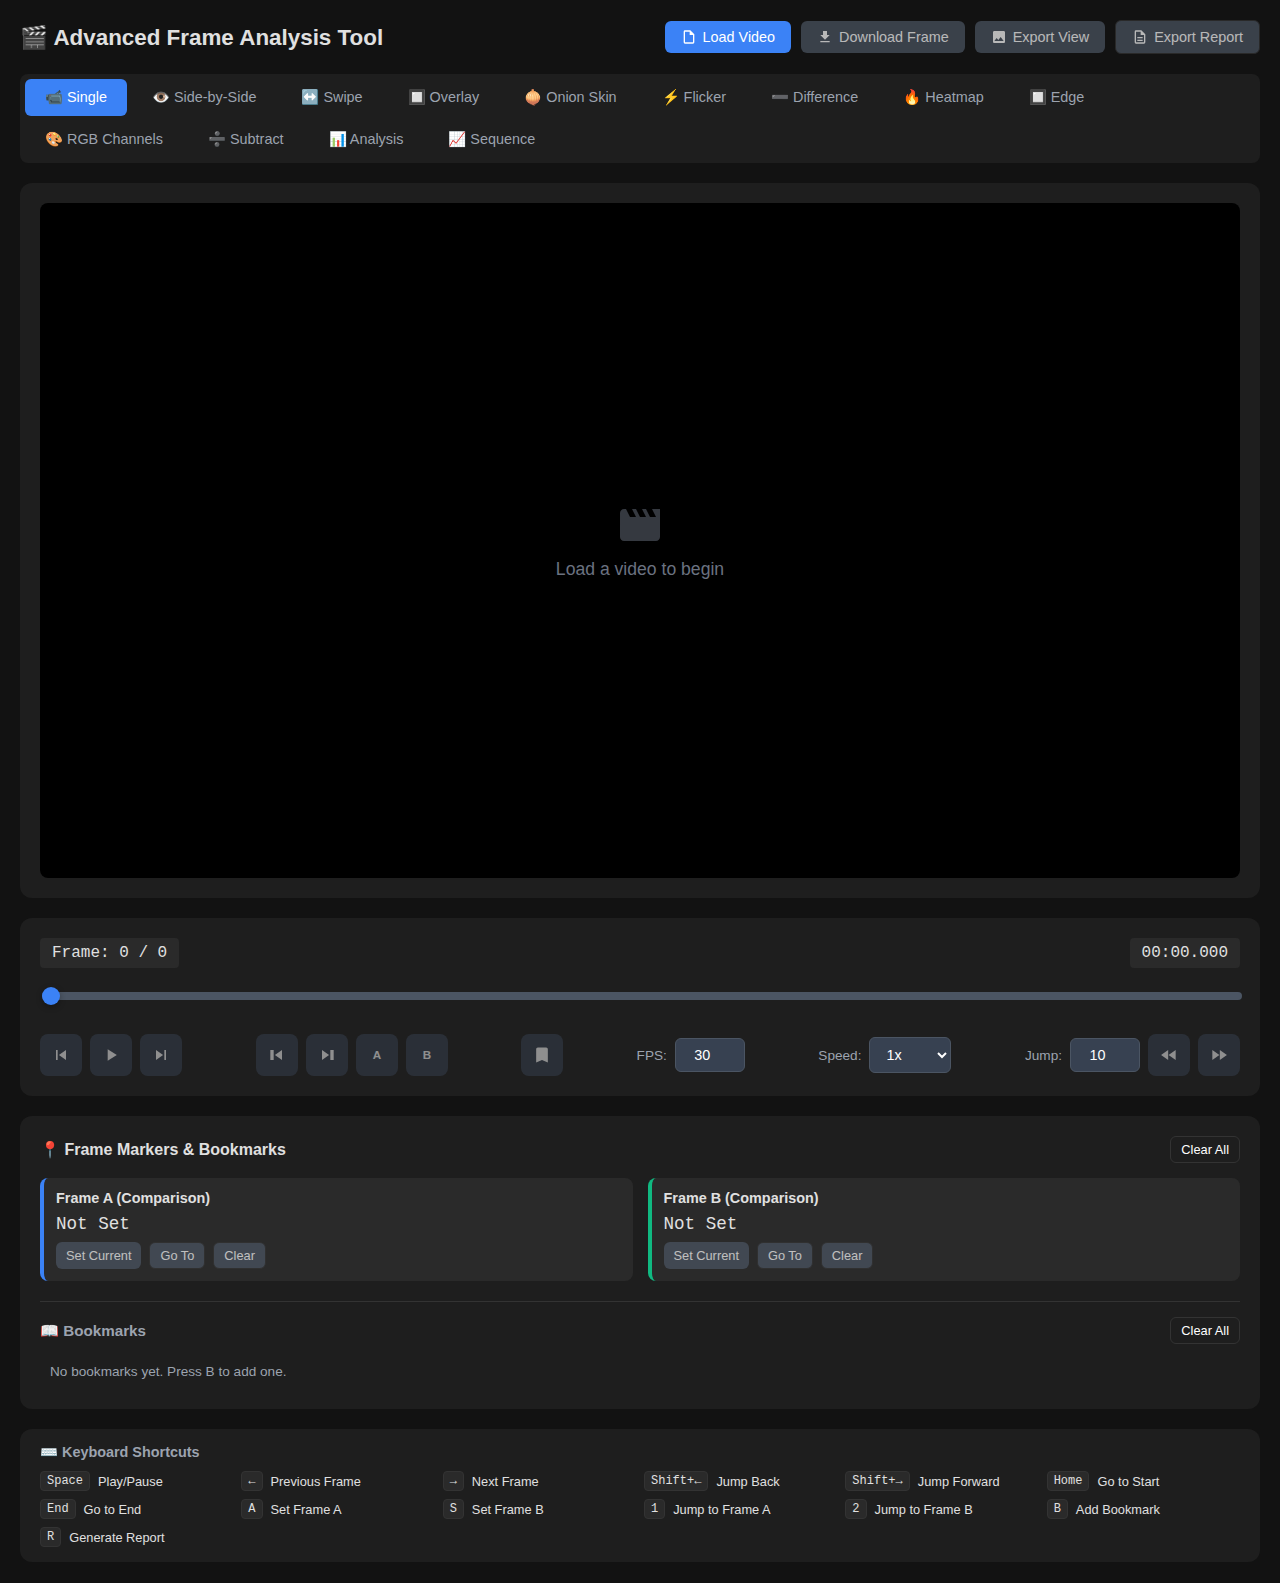
<file: VideoFrameCompare.html>
<!DOCTYPE html>
<html lang="en">
<head>
    <meta charset="UTF-8">
    <meta name="viewport" content="width=device-width, initial-scale=1.0">
    <title>VideoFrameCompare - Advanced Frame Analysis Tool</title>
    <style>
        :root {
            --bg-color: #121212;
            --surface-color: #1e1e1e;
            --surface-light: #2a2a2a;
            --primary-color: #3b82f6;
            --secondary-color: #10b981;
            --accent-color: #f59e0b;
            --danger-color: #ef4444;
            --text-color: #e0e0e0;
            --text-muted: #9ca3af;
            --border-color: #333;
        }

        * {
            box-sizing: border-box;
        }

        body {
            font-family: -apple-system, BlinkMacSystemFont, "Segoe UI", Roboto, Helvetica, Arial, sans-serif;
            background-color: var(--bg-color);
            color: var(--text-color);
            margin: 0;
            padding: 20px;
            min-height: 100vh;
        }

        .app-container {
            max-width: 1600px;
            margin: 0 auto;
        }

        header {
            display: flex;
            justify-content: space-between;
            align-items: center;
            margin-bottom: 20px;
            flex-wrap: wrap;
            gap: 15px;
        }

        h1 {
            margin: 0;
            font-size: 1.4rem;
            font-weight: 600;
        }

        .header-controls {
            display: flex;
            gap: 10px;
            align-items: center;
            flex-wrap: wrap;
        }

        .btn {
            background-color: var(--primary-color);
            color: white;
            border: none;
            padding: 8px 16px;
            border-radius: 6px;
            cursor: pointer;
            font-size: 0.9rem;
            transition: background 0.2s, transform 0.1s;
            display: inline-flex;
            align-items: center;
            gap: 6px;
        }

        .btn:hover {
            background-color: #2563eb;
        }

        .btn:active {
            transform: scale(0.98);
        }

        .btn:disabled {
            background-color: #4b5563;
            cursor: not-allowed;
            opacity: 0.7;
        }

        .btn-secondary {
            background-color: var(--secondary-color);
        }

        .btn-secondary:hover {
            background-color: #059669;
        }

        .btn-accent {
            background-color: var(--accent-color);
        }

        .btn-accent:hover {
            background-color: #d97706;
        }

        .btn-outline {
            background-color: transparent;
            border: 1px solid var(--border-color);
        }

        .btn-outline:hover {
            background-color: var(--surface-light);
        }

        .btn-small {
            padding: 5px 10px;
            font-size: 0.8rem;
        }

        .btn-danger {
            background-color: var(--danger-color);
        }

        .btn-danger:hover {
            background-color: #dc2626;
        }

        .file-input-wrapper {
            position: relative;
            overflow: hidden;
            display: inline-block;
        }

        .file-input-wrapper input[type="file"] {
            font-size: 100px;
            position: absolute;
            left: 0;
            top: 0;
            opacity: 0;
            cursor: pointer;
        }

        /* Mode Tabs */
        .mode-tabs {
            display: flex;
            gap: 5px;
            background-color: var(--surface-color);
            padding: 5px;
            border-radius: 8px;
            margin-bottom: 20px;
            flex-wrap: wrap;
        }

        .mode-tab {
            padding: 10px 20px;
            background: none;
            border: none;
            color: var(--text-muted);
            cursor: pointer;
            border-radius: 6px;
            transition: all 0.2s;
            font-size: 0.9rem;
        }

        .mode-tab:hover {
            color: var(--text-color);
            background-color: var(--surface-light);
        }

        .mode-tab.active {
            background-color: var(--primary-color);
            color: white;
        }

        /* Main Content Area */
        .main-content {
            background-color: var(--surface-color);
            border-radius: 12px;
            padding: 20px;
            margin-bottom: 20px;
        }

        /* View containers */
        .view-container {
            display: none;
        }

        .view-container.active {
            display: block;
        }

        /* Single View */
        .single-view.active {
            display: block;
        }

        /* Comparison Container */
        .comparison-container {
            display: grid;
            grid-template-columns: 1fr 1fr;
            gap: 20px;
        }

        @media (max-width: 900px) {
            .comparison-container {
                grid-template-columns: 1fr;
            }
        }

        .frame-panel {
            background-color: var(--surface-light);
            border-radius: 8px;
            padding: 15px;
        }

        .frame-panel-header {
            display: flex;
            justify-content: space-between;
            align-items: center;
            margin-bottom: 10px;
        }

        .frame-label {
            font-weight: 600;
            font-size: 0.95rem;
            display: flex;
            align-items: center;
            gap: 8px;
        }

        .frame-label .badge {
            padding: 2px 8px;
            border-radius: 4px;
            font-size: 0.75rem;
            font-weight: 500;
        }

        .frame-a .badge {
            background-color: var(--primary-color);
        }

        .frame-b .badge {
            background-color: var(--secondary-color);
        }

        .frame-canvas-container {
            position: relative;
            background-color: #000;
            border-radius: 6px;
            overflow: hidden;
            aspect-ratio: 16/9;
        }

        .frame-canvas {
            width: 100%;
            height: 100%;
            object-fit: contain;
        }

        .frame-info-bar {
            display: flex;
            justify-content: space-between;
            margin-top: 10px;
            font-family: monospace;
            font-size: 0.85rem;
            color: var(--text-muted);
        }

        /* Common canvas container */
        .canvas-container {
            position: relative;
            background-color: #000;
            border-radius: 8px;
            overflow: hidden;
            aspect-ratio: 16/9;
            max-width: 1000px;
            margin: 0 auto;
        }

        .canvas-container canvas {
            width: 100%;
            height: 100%;
            object-fit: contain;
        }

        /* Swipe View */
        .swipe-container {
            position: relative;
            background-color: #000;
            border-radius: 8px;
            overflow: hidden;
            aspect-ratio: 16/9;
            max-width: 1000px;
            margin: 0 auto;
            cursor: ew-resize;
        }

        .swipe-canvas {
            position: absolute;
            top: 0;
            left: 0;
            width: 100%;
            height: 100%;
            object-fit: contain;
        }

        .swipe-divider {
            position: absolute;
            top: 0;
            bottom: 0;
            width: 4px;
            background: white;
            cursor: ew-resize;
            z-index: 10;
            box-shadow: 0 0 10px rgba(0,0,0,0.5);
        }

        .swipe-divider::before {
            content: '';
            position: absolute;
            top: 50%;
            left: 50%;
            transform: translate(-50%, -50%);
            width: 40px;
            height: 40px;
            background: white;
            border-radius: 50%;
            box-shadow: 0 2px 10px rgba(0,0,0,0.3);
        }

        .swipe-divider::after {
            content: '⟷';
            position: absolute;
            top: 50%;
            left: 50%;
            transform: translate(-50%, -50%);
            font-size: 20px;
            color: #333;
            z-index: 1;
        }

        .swipe-label {
            position: absolute;
            top: 10px;
            padding: 5px 15px;
            background: rgba(0,0,0,0.7);
            color: white;
            border-radius: 4px;
            font-size: 0.85rem;
            font-weight: 600;
            z-index: 5;
        }

        .swipe-label.label-a {
            left: 10px;
        }

        .swipe-label.label-b {
            right: 10px;
        }

        /* Flicker View */
        .flicker-controls {
            display: flex;
            align-items: center;
            gap: 15px;
            margin-top: 15px;
            justify-content: center;
            flex-wrap: wrap;
        }

        .flicker-indicator {
            font-size: 1.2rem;
            font-weight: 700;
            padding: 8px 20px;
            border-radius: 6px;
            min-width: 100px;
            text-align: center;
        }

        .flicker-indicator.frame-a {
            background: var(--primary-color);
        }

        .flicker-indicator.frame-b {
            background: var(--secondary-color);
        }

        /* Onion Skin View */
        .onion-container {
            position: relative;
            background-color: #000;
            border-radius: 8px;
            overflow: hidden;
            aspect-ratio: 16/9;
            max-width: 1000px;
            margin: 0 auto;
        }

        .onion-canvas {
            position: absolute;
            top: 0;
            left: 0;
            width: 100%;
            height: 100%;
            object-fit: contain;
        }

        /* Blend modes for onion skin */
        .blend-multiply { mix-blend-mode: multiply; }
        .blend-screen { mix-blend-mode: screen; }
        .blend-overlay { mix-blend-mode: overlay; }
        .blend-difference { mix-blend-mode: difference; }
        .blend-exclusion { mix-blend-mode: exclusion; }

        /* Controls styling */
        .view-controls {
            max-width: 1000px;
            margin: 15px auto 0;
            display: flex;
            align-items: center;
            gap: 15px;
            flex-wrap: wrap;
            justify-content: center;
        }

        .slider-container {
            flex: 1;
            min-width: 200px;
            display: flex;
            align-items: center;
            gap: 10px;
        }

        .slider-container label {
            white-space: nowrap;
            font-size: 0.85rem;
            min-width: 80px;
        }

        .slider-container input[type="range"] {
            flex: 1;
        }

        .slider-value {
            font-family: monospace;
            min-width: 50px;
            text-align: right;
        }

        /* Legend */
        .legend {
            display: flex;
            justify-content: center;
            gap: 20px;
            margin-top: 10px;
            font-size: 0.85rem;
            flex-wrap: wrap;
        }

        .legend-item {
            display: flex;
            align-items: center;
            gap: 6px;
        }

        .legend-color {
            width: 16px;
            height: 16px;
            border-radius: 3px;
        }

        /* Heatmap gradient */
        .heatmap-gradient {
            width: 200px;
            height: 20px;
            background: linear-gradient(to right, #000080, #0000ff, #00ffff, #00ff00, #ffff00, #ff7f00, #ff0000);
            border-radius: 4px;
        }

        /* Analysis Panel */
        .analysis-container {
            display: grid;
            grid-template-columns: 1fr 1fr;
            gap: 20px;
        }

        @media (max-width: 1100px) {
            .analysis-container {
                grid-template-columns: 1fr;
            }
        }

        .analysis-panel {
            background-color: var(--surface-light);
            border-radius: 8px;
            padding: 15px;
        }

        .analysis-panel h3 {
            margin: 0 0 15px 0;
            font-size: 1rem;
            display: flex;
            align-items: center;
            gap: 8px;
        }

        .region-grid {
            display: grid;
            gap: 2px;
            background-color: #000;
            border-radius: 6px;
            overflow: hidden;
            aspect-ratio: 16/9;
        }

        .region-cell {
            display: flex;
            align-items: center;
            justify-content: center;
            font-size: 0.7rem;
            font-weight: 600;
            cursor: pointer;
            transition: all 0.2s;
            position: relative;
        }

        .region-cell:hover {
            transform: scale(1.05);
            z-index: 10;
            box-shadow: 0 0 10px rgba(0,0,0,0.5);
        }

        .region-cell .region-value {
            background: rgba(0,0,0,0.6);
            padding: 2px 6px;
            border-radius: 3px;
        }

        .stats-grid {
            display: grid;
            grid-template-columns: repeat(2, 1fr);
            gap: 10px;
        }

        .stat-card {
            background-color: var(--surface-color);
            padding: 12px;
            border-radius: 6px;
            text-align: center;
        }

        .stat-value {
            font-size: 1.5rem;
            font-weight: 700;
            color: var(--primary-color);
        }

        .stat-label {
            font-size: 0.75rem;
            color: var(--text-muted);
            margin-top: 4px;
        }

        .stat-card.high-change .stat-value {
            color: var(--danger-color);
        }

        .stat-card.low-change .stat-value {
            color: var(--secondary-color);
        }

        /* Histogram */
        .histogram-container {
            height: 120px;
            display: flex;
            align-items: flex-end;
            gap: 1px;
            background-color: var(--surface-color);
            padding: 10px;
            border-radius: 6px;
            margin-top: 15px;
        }

        .histogram-bar {
            flex: 1;
            background: linear-gradient(to top, var(--primary-color), var(--secondary-color));
            border-radius: 2px 2px 0 0;
            min-width: 2px;
            transition: height 0.3s;
        }

        .histogram-labels {
            display: flex;
            justify-content: space-between;
            font-size: 0.7rem;
            color: var(--text-muted);
            margin-top: 5px;
        }

        /* Color Histogram */
        .color-histogram-container {
            display: grid;
            grid-template-columns: repeat(3, 1fr);
            gap: 10px;
            margin-top: 15px;
        }

        .channel-histogram {
            background-color: var(--surface-color);
            border-radius: 6px;
            padding: 10px;
        }

        .channel-histogram h4 {
            margin: 0 0 8px 0;
            font-size: 0.85rem;
            text-align: center;
        }

        .channel-histogram.red h4 { color: #ff6b6b; }
        .channel-histogram.green h4 { color: #51cf66; }
        .channel-histogram.blue h4 { color: #74c0fc; }

        .channel-bars {
            height: 60px;
            display: flex;
            align-items: flex-end;
            gap: 0;
        }

        .channel-bar {
            flex: 1;
            min-width: 1px;
        }

        .channel-bar.red { background: #ff6b6b; }
        .channel-bar.green { background: #51cf66; }
        .channel-bar.blue { background: #74c0fc; }

        /* Report Panel */
        .report-panel {
            background-color: var(--surface-light);
            border-radius: 8px;
            padding: 15px;
            margin-top: 15px;
        }

        .report-header {
            display: flex;
            justify-content: space-between;
            align-items: center;
            margin-bottom: 15px;
        }

        .report-header h3 {
            margin: 0;
            font-size: 1rem;
        }

        .report-content {
            background-color: var(--surface-color);
            border-radius: 6px;
            padding: 15px;
            font-family: monospace;
            font-size: 0.85rem;
            max-height: 300px;
            overflow-y: auto;
            white-space: pre-wrap;
        }

        .region-list {
            display: flex;
            flex-direction: column;
            gap: 8px;
            max-height: 200px;
            overflow-y: auto;
        }

        .region-item {
            display: flex;
            align-items: center;
            gap: 10px;
            padding: 8px 12px;
            background-color: var(--surface-color);
            border-radius: 6px;
            cursor: pointer;
            transition: all 0.2s;
        }

        .region-item:hover {
            background-color: var(--surface-light);
            border-left: 3px solid var(--primary-color);
        }

        .region-rank {
            font-weight: 700;
            color: var(--text-muted);
            width: 24px;
        }

        .region-name {
            flex: 1;
        }

        .region-change {
            font-weight: 600;
            font-family: monospace;
        }

        .region-change.high { color: var(--danger-color); }
        .region-change.medium { color: var(--accent-color); }
        .region-change.low { color: var(--secondary-color); }

        /* Sequence Analysis View */
        .sequence-controls {
            display: flex;
            gap: 15px;
            align-items: center;
            margin-bottom: 20px;
            flex-wrap: wrap;
        }

        .sequence-timeline {
            display: flex;
            gap: 2px;
            height: 80px;
            background-color: var(--surface-light);
            border-radius: 8px;
            padding: 10px;
            overflow-x: auto;
            align-items: flex-end;
        }

        .sequence-frame {
            min-width: 30px;
            background-color: var(--primary-color);
            border-radius: 3px 3px 0 0;
            cursor: pointer;
            transition: all 0.2s;
            position: relative;
        }

        .sequence-frame:hover {
            opacity: 0.8;
        }

        .sequence-frame.selected {
            box-shadow: 0 0 0 2px var(--accent-color);
        }

        /* Pixel Inspector */
        .pixel-inspector {
            position: fixed;
            background: var(--surface-color);
            border: 1px solid var(--border-color);
            border-radius: 8px;
            padding: 12px;
            z-index: 1000;
            pointer-events: none;
            display: none;
            box-shadow: 0 4px 20px rgba(0,0,0,0.4);
            min-width: 200px;
        }

        .pixel-inspector.visible {
            display: block;
        }

        .pixel-preview {
            display: flex;
            gap: 10px;
            margin-bottom: 10px;
        }

        .pixel-swatch {
            width: 40px;
            height: 40px;
            border-radius: 4px;
            border: 2px solid #fff;
        }

        .pixel-info {
            font-family: monospace;
            font-size: 0.8rem;
        }

        .pixel-info div {
            margin-bottom: 2px;
        }

        .pixel-diff {
            margin-top: 8px;
            padding-top: 8px;
            border-top: 1px solid var(--border-color);
        }

        /* Magnifier */
        .magnifier-overlay {
            position: absolute;
            border: 3px solid var(--accent-color);
            border-radius: 50%;
            pointer-events: none;
            display: none;
            overflow: hidden;
            box-shadow: 0 0 20px rgba(0,0,0,0.5);
        }

        .magnifier-overlay.visible {
            display: block;
        }

        .magnifier-canvas {
            position: absolute;
            image-rendering: pixelated;
        }

        /* Edge Detection */
        .edge-legend {
            display: flex;
            justify-content: center;
            gap: 30px;
            margin-top: 10px;
        }

        /* RGB Channels View */
        .rgb-channels-grid {
            display: grid;
            grid-template-columns: repeat(3, 1fr);
            gap: 15px;
        }

        @media (max-width: 900px) {
            .rgb-channels-grid {
                grid-template-columns: 1fr;
            }
        }

        .channel-panel {
            background-color: var(--surface-light);
            border-radius: 8px;
            padding: 10px;
        }

        .channel-panel h4 {
            margin: 0 0 10px 0;
            text-align: center;
            font-size: 0.9rem;
        }

        .channel-panel.red h4 { color: #ff6b6b; }
        .channel-panel.green h4 { color: #51cf66; }
        .channel-panel.blue h4 { color: #74c0fc; }

        .channel-canvas-container {
            aspect-ratio: 16/9;
            background: #000;
            border-radius: 6px;
            overflow: hidden;
        }

        .channel-canvas-container canvas {
            width: 100%;
            height: 100%;
            object-fit: contain;
        }

        /* Video Container */
        .video-container {
            position: relative;
            background-color: #000;
            border-radius: 8px;
            overflow: hidden;
            aspect-ratio: 16/9;
        }

        video {
            width: 100%;
            height: 100%;
            object-fit: contain;
        }

        .video-placeholder {
            display: flex;
            align-items: center;
            justify-content: center;
            height: 100%;
            color: #6b7280;
            font-size: 1.1rem;
            flex-direction: column;
            gap: 10px;
        }

        .video-placeholder svg {
            width: 48px;
            height: 48px;
            opacity: 0.5;
        }

        /* Controls Panel */
        .controls-panel {
            background-color: var(--surface-color);
            border-radius: 12px;
            padding: 20px;
        }

        .timeline-section {
            margin-bottom: 20px;
        }

        .timeline-header {
            display: flex;
            justify-content: space-between;
            align-items: center;
            margin-bottom: 8px;
        }

        .frame-display {
            font-family: monospace;
            font-size: 1rem;
            background-color: var(--surface-light);
            padding: 6px 12px;
            border-radius: 4px;
        }

        .timeline-wrapper {
            position: relative;
            padding: 10px 0;
        }

        input[type="range"] {
            -webkit-appearance: none;
            width: 100%;
            height: 8px;
            background: #4b5563;
            border-radius: 4px;
            outline: none;
            position: relative;
            z-index: 2;
        }

        input[type="range"]::-webkit-slider-thumb {
            -webkit-appearance: none;
            width: 18px;
            height: 18px;
            background: var(--primary-color);
            border-radius: 50%;
            cursor: pointer;
            transition: transform 0.1s;
            box-shadow: 0 2px 6px rgba(0,0,0,0.3);
        }

        input[type="range"]::-webkit-slider-thumb:hover {
            transform: scale(1.2);
        }

        .frame-markers {
            position: absolute;
            top: 0;
            left: 0;
            right: 0;
            bottom: 0;
            pointer-events: none;
            z-index: 1;
        }

        .frame-marker {
            position: absolute;
            top: 50%;
            transform: translate(-50%, -50%);
            width: 4px;
            height: 20px;
            border-radius: 2px;
            pointer-events: auto;
            cursor: pointer;
        }

        .frame-marker.marker-a {
            background-color: var(--primary-color);
        }

        .frame-marker.marker-b {
            background-color: var(--secondary-color);
        }

        .frame-marker.bookmark {
            background-color: var(--accent-color);
            height: 14px;
        }

        .controls-row {
            display: flex;
            justify-content: space-between;
            align-items: center;
            flex-wrap: wrap;
            gap: 15px;
        }

        .control-group {
            display: flex;
            align-items: center;
            gap: 8px;
        }

        .icon-btn {
            background-color: #374151;
            color: white;
            border: none;
            width: 42px;
            height: 42px;
            border-radius: 8px;
            display: flex;
            align-items: center;
            justify-content: center;
            cursor: pointer;
            transition: background 0.2s;
        }

        .icon-btn:hover {
            background-color: #4b5563;
        }

        .icon-btn:disabled {
            opacity: 0.5;
            cursor: not-allowed;
        }

        .icon-btn svg {
            width: 20px;
            height: 20px;
            fill: currentColor;
        }

        .icon-btn.active {
            background-color: var(--primary-color);
        }

        select, .input-field {
            background-color: #374151;
            color: white;
            border: 1px solid #4b5563;
            padding: 8px 12px;
            border-radius: 6px;
            cursor: pointer;
            outline: none;
            font-size: 0.9rem;
        }

        .input-field {
            width: 70px;
            text-align: center;
        }

        label {
            font-size: 0.85rem;
            color: var(--text-muted);
        }

        /* Frame Markers Panel */
        .markers-panel {
            background-color: var(--surface-color);
            border-radius: 12px;
            padding: 20px;
            margin-top: 20px;
        }

        .markers-header {
            display: flex;
            justify-content: space-between;
            align-items: center;
            margin-bottom: 15px;
        }

        .markers-header h3 {
            margin: 0;
            font-size: 1rem;
        }

        .comparison-frames {
            display: grid;
            grid-template-columns: 1fr 1fr;
            gap: 15px;
            margin-bottom: 20px;
        }

        @media (max-width: 600px) {
            .comparison-frames {
                grid-template-columns: 1fr;
            }
        }

        .marker-card {
            background-color: var(--surface-light);
            border-radius: 8px;
            padding: 12px;
            border-left: 4px solid;
        }

        .marker-card.frame-a {
            border-left-color: var(--primary-color);
        }

        .marker-card.frame-b {
            border-left-color: var(--secondary-color);
        }

        .marker-card-header {
            display: flex;
            justify-content: space-between;
            align-items: center;
            margin-bottom: 8px;
        }

        .marker-card-title {
            font-weight: 600;
            font-size: 0.9rem;
        }

        .marker-card-frame {
            font-family: monospace;
            font-size: 1.1rem;
            margin-bottom: 8px;
        }

        .marker-card-actions {
            display: flex;
            gap: 8px;
            flex-wrap: wrap;
        }

        /* Bookmarks List */
        .bookmarks-section {
            border-top: 1px solid var(--border-color);
            padding-top: 15px;
        }

        .bookmarks-header {
            display: flex;
            justify-content: space-between;
            align-items: center;
            margin-bottom: 10px;
        }

        .bookmarks-header h4 {
            margin: 0;
            font-size: 0.95rem;
            color: var(--text-muted);
        }

        .bookmarks-list {
            display: flex;
            flex-wrap: wrap;
            gap: 8px;
            max-height: 120px;
            overflow-y: auto;
        }

        .bookmark-item {
            background-color: var(--surface-light);
            border: 1px solid var(--border-color);
            border-radius: 6px;
            padding: 6px 10px;
            display: flex;
            align-items: center;
            gap: 8px;
            font-size: 0.85rem;
            cursor: pointer;
            transition: all 0.2s;
        }

        .bookmark-item:hover {
            border-color: var(--accent-color);
            background-color: rgba(245, 158, 11, 0.1);
        }

        .bookmark-frame {
            font-family: monospace;
            font-weight: 600;
        }

        .bookmark-delete {
            background: none;
            border: none;
            color: var(--text-muted);
            cursor: pointer;
            padding: 2px;
            line-height: 1;
            font-size: 1rem;
        }

        .bookmark-delete:hover {
            color: var(--danger-color);
        }

        .empty-state {
            color: var(--text-muted);
            font-size: 0.85rem;
            text-align: center;
            padding: 10px;
        }

        /* Keyboard Shortcuts Help */
        .shortcuts-panel {
            background-color: var(--surface-color);
            border-radius: 12px;
            padding: 15px 20px;
            margin-top: 20px;
        }

        .shortcuts-panel h4 {
            margin: 0 0 10px 0;
            font-size: 0.9rem;
            color: var(--text-muted);
        }

        .shortcuts-grid {
            display: grid;
            grid-template-columns: repeat(auto-fill, minmax(180px, 1fr));
            gap: 8px;
        }

        .shortcut-item {
            display: flex;
            align-items: center;
            gap: 8px;
            font-size: 0.8rem;
        }

        kbd {
            background-color: var(--surface-light);
            border: 1px solid var(--border-color);
            border-radius: 4px;
            padding: 2px 6px;
            font-family: monospace;
            font-size: 0.75rem;
        }

        /* Utility */
        .hidden {
            display: none !important;
        }

        .text-muted {
            color: var(--text-muted);
        }

        /* Toast Notification */
        .toast {
            position: fixed;
            bottom: 20px;
            right: 20px;
            background-color: var(--surface-light);
            border: 1px solid var(--border-color);
            padding: 12px 20px;
            border-radius: 8px;
            box-shadow: 0 4px 12px rgba(0,0,0,0.3);
            z-index: 1000;
            transform: translateY(100px);
            opacity: 0;
            transition: all 0.3s ease;
        }

        .toast.show {
            transform: translateY(0);
            opacity: 1;
        }

        /* Progress bar */
        .progress-bar {
            width: 100%;
            height: 6px;
            background-color: var(--surface-light);
            border-radius: 3px;
            overflow: hidden;
            margin-top: 10px;
        }

        .progress-fill {
            height: 100%;
            background: linear-gradient(90deg, var(--primary-color), var(--secondary-color));
            transition: width 0.3s;
        }

        /* Threshold controls */
        .threshold-control {
            display: flex;
            align-items: center;
            gap: 10px;
            margin-top: 15px;
            padding: 10px;
            background-color: var(--surface-color);
            border-radius: 6px;
        }

        .threshold-slider {
            flex: 1;
        }

        /* Tab sub-navigation */
        .sub-tabs {
            display: flex;
            gap: 5px;
            margin-bottom: 15px;
            flex-wrap: wrap;
        }

        .sub-tab {
            padding: 6px 12px;
            background-color: var(--surface-light);
            border: none;
            color: var(--text-muted);
            cursor: pointer;
            border-radius: 4px;
            font-size: 0.8rem;
            transition: all 0.2s;
        }

        .sub-tab:hover {
            color: var(--text-color);
        }

        .sub-tab.active {
            background-color: var(--primary-color);
            color: white;
        }

        /* SSIM indicator */
        .ssim-display {
            display: flex;
            align-items: center;
            gap: 15px;
            padding: 15px;
            background: var(--surface-light);
            border-radius: 8px;
            margin-top: 15px;
        }

        .ssim-value {
            font-size: 2rem;
            font-weight: 700;
            font-family: monospace;
        }

        .ssim-label {
            font-size: 0.85rem;
            color: var(--text-muted);
        }

        .ssim-bar {
            flex: 1;
            height: 20px;
            background: linear-gradient(to right, #ef4444, #f59e0b, #10b981);
            border-radius: 10px;
            position: relative;
        }

        .ssim-marker {
            position: absolute;
            top: -5px;
            width: 4px;
            height: 30px;
            background: white;
            border-radius: 2px;
            transform: translateX(-50%);
            box-shadow: 0 0 5px rgba(0,0,0,0.5);
        }

        /* Motion Vector Display */
        .motion-vector-container {
            position: relative;
        }

        .motion-arrows {
            position: absolute;
            top: 0;
            left: 0;
            width: 100%;
            height: 100%;
            pointer-events: none;
        }

        /* Zoom controls */
        .zoom-level-indicator {
            position: absolute;
            bottom: 10px;
            right: 10px;
            background: rgba(0,0,0,0.7);
            padding: 5px 10px;
            border-radius: 4px;
            font-size: 0.8rem;
            font-family: monospace;
        }
    </style>
</head>
<body>

<div class="app-container">
    <header>
        <h1>🎬 Advanced Frame Analysis Tool</h1>
        <div class="header-controls">
            <div class="file-input-wrapper">
                <button class="btn">
                    <svg width="16" height="16" viewBox="0 0 24 24" fill="currentColor">
                        <path d="M14 2H6a2 2 0 0 0-2 2v16a2 2 0 0 0 2 2h12a2 2 0 0 0 2-2V8l-6-6zm4 18H6V4h7v5h5v11z"/>
                    </svg>
                    Load Video
                </button>
                <input type="file" id="fileInput" accept="video/*">
            </div>
            <button class="btn btn-secondary" id="downloadFrameBtn" disabled>
                <svg width="16" height="16" viewBox="0 0 24 24" fill="currentColor">
                    <path d="M19 9h-4V3H9v6H5l7 7 7-7zM5 18v2h14v-2H5z"/>
                </svg>
                Download Frame
            </button>
            <button class="btn btn-accent" id="exportComparisonBtn" disabled>
                <svg width="16" height="16" viewBox="0 0 24 24" fill="currentColor">
                    <path d="M21 19V5c0-1.1-.9-2-2-2H5c-1.1 0-2 .9-2 2v14c0 1.1.9 2 2 2h14c1.1 0 2-.9 2-2zM8.5 13.5l2.5 3.01L14.5 12l4.5 6H5l3.5-4.5z"/>
                </svg>
                Export View
            </button>
            <button class="btn btn-outline" id="exportReportBtn" disabled>
                <svg width="16" height="16" viewBox="0 0 24 24" fill="currentColor">
                    <path d="M14 2H6a2 2 0 0 0-2 2v16a2 2 0 0 0 2 2h12a2 2 0 0 0 2-2V8l-6-6zM6 20V4h7v5h5v11H6z"/>
                    <path d="M8 12h8v2H8zm0 4h8v2H8z"/>
                </svg>
                Export Report
            </button>
        </div>
    </header>

    <!-- Mode Tabs -->
    <div class="mode-tabs">
        <button class="mode-tab active" data-mode="single">📹 Single</button>
        <button class="mode-tab" data-mode="compare">👁️ Side-by-Side</button>
        <button class="mode-tab" data-mode="swipe">↔️ Swipe</button>
        <button class="mode-tab" data-mode="overlay">🔲 Overlay</button>
        <button class="mode-tab" data-mode="onion">🧅 Onion Skin</button>
        <button class="mode-tab" data-mode="flicker">⚡ Flicker</button>
        <button class="mode-tab" data-mode="difference">➖ Difference</button>
        <button class="mode-tab" data-mode="heatmap">🔥 Heatmap</button>
        <button class="mode-tab" data-mode="edge">🔲 Edge</button>
        <button class="mode-tab" data-mode="rgb">🎨 RGB Channels</button>
        <button class="mode-tab" data-mode="subtract">➗ Subtract</button>
        <button class="mode-tab" data-mode="analysis">📊 Analysis</button>
        <button class="mode-tab" data-mode="sequence">📈 Sequence</button>
    </div>

    <!-- Main Content -->
    <div class="main-content">
        <!-- Single View Mode -->
        <div class="view-container active" id="singleView">
            <div class="video-container" id="videoContainer">
                <div class="video-placeholder" id="placeholder">
                    <svg viewBox="0 0 24 24" fill="currentColor">
                        <path d="M18 4l2 4h-3l-2-4h-2l2 4h-3l-2-4H8l2 4H7L5 4H4c-1.1 0-1.99.9-1.99 2L2 18c0 1.1.9 2 2 2h16c1.1 0 2-.9 2-2V4h-4z"/>
                    </svg>
                    <span>Load a video to begin</span>
                </div>
                <video id="video" playsinline style="display:none;"></video>
            </div>
        </div>

        <!-- Side-by-Side Comparison Mode -->
        <div class="view-container" id="compareView">
            <div class="comparison-container">
                <div class="frame-panel frame-a">
                    <div class="frame-panel-header">
                        <span class="frame-label"><span class="badge">A</span> Frame A</span>
                        <button class="btn btn-small" id="setFrameABtn" disabled>Set Current</button>
                    </div>
                    <div class="frame-canvas-container">
                        <canvas class="frame-canvas" id="canvasA"></canvas>
                    </div>
                    <div class="frame-info-bar">
                        <span id="frameAInfo">Frame: --</span>
                        <span id="frameATime">Time: --</span>
                    </div>
                </div>
                <div class="frame-panel frame-b">
                    <div class="frame-panel-header">
                        <span class="frame-label"><span class="badge">B</span> Frame B</span>
                        <button class="btn btn-small btn-secondary" id="setFrameBBtn" disabled>Set Current</button>
                    </div>
                    <div class="frame-canvas-container">
                        <canvas class="frame-canvas" id="canvasB"></canvas>
                    </div>
                    <div class="frame-info-bar">
                        <span id="frameBInfo">Frame: --</span>
                        <span id="frameBTime">Time: --</span>
                    </div>
                </div>
            </div>
        </div>

        <!-- Swipe Comparison Mode -->
        <div class="view-container" id="swipeView">
            <div class="swipe-container" id="swipeContainer">
                <canvas class="swipe-canvas" id="swipeCanvasA"></canvas>
                <canvas class="swipe-canvas" id="swipeCanvasB" style="clip-path: inset(0 50% 0 0);"></canvas>
                <div class="swipe-divider" id="swipeDivider" style="left: 50%;"></div>
                <span class="swipe-label label-a">Frame A</span>
                <span class="swipe-label label-b">Frame B</span>
            </div>
            <div class="view-controls">
                <span class="text-muted">Drag the divider or click anywhere to compare</span>
            </div>
        </div>

        <!-- Overlay Mode -->
        <div class="view-container" id="overlayView">
            <div class="canvas-container" id="overlayContainer">
                <canvas id="overlayCanvasA"></canvas>
                <canvas id="overlayCanvasB" style="position: absolute; top: 0; left: 0;"></canvas>
            </div>
            <div class="view-controls">
                <div class="slider-container">
                    <label>Frame A</label>
                    <input type="range" id="overlaySlider" min="0" max="100" value="50">
                    <label>Frame B</label>
                    <span class="slider-value"><span id="overlayValue">50</span>%</span>
                </div>
            </div>
        </div>

        <!-- Onion Skin Mode -->
        <div class="view-container" id="onionView">
            <div class="onion-container" id="onionContainer">
                <canvas class="onion-canvas" id="onionCanvasA"></canvas>
                <canvas class="onion-canvas" id="onionCanvasB"></canvas>
            </div>
            <div class="view-controls">
                <div class="slider-container">
                    <label>Opacity</label>
                    <input type="range" id="onionOpacitySlider" min="0" max="100" value="50">
                    <span class="slider-value"><span id="onionOpacityValue">50</span>%</span>
                </div>
                <div class="control-group">
                    <label>Blend Mode:</label>
                    <select id="onionBlendMode">
                        <option value="normal">Normal</option>
                        <option value="multiply">Multiply</option>
                        <option value="screen">Screen</option>
                        <option value="overlay">Overlay</option>
                        <option value="difference" selected>Difference</option>
                        <option value="exclusion">Exclusion</option>
                    </select>
                </div>
                <div class="control-group">
                    <label>Frame A Tint:</label>
                    <input type="color" id="onionTintA" value="#ff0000">
                </div>
                <div class="control-group">
                    <label>Frame B Tint:</label>
                    <input type="color" id="onionTintB" value="#00ff00">
                </div>
            </div>
        </div>

        <!-- Flicker Mode -->
        <div class="view-container" id="flickerView">
            <div class="canvas-container">
                <canvas id="flickerCanvas"></canvas>
            </div>
            <div class="flicker-controls">
                <div class="slider-container">
                    <label>Speed (ms)</label>
                    <input type="range" id="flickerSpeedSlider" min="50" max="2000" value="500">
                    <span class="slider-value"><span id="flickerSpeedValue">500</span></span>
                </div>
                <button class="btn" id="flickerToggleBtn">⏸️ Pause</button>
                <div class="flicker-indicator frame-a" id="flickerIndicator">Frame A</div>
            </div>
        </div>

        <!-- Difference Mode -->
        <div class="view-container" id="differenceView">
            <div class="canvas-container">
                <canvas id="differenceCanvas"></canvas>
            </div>
            <div class="view-controls">
                <div class="slider-container">
                    <label>Sensitivity</label>
                    <input type="range" id="diffThresholdSlider" min="1" max="100" value="30">
                    <span class="slider-value"><span id="diffThresholdValue">30</span></span>
                </div>
                <div class="control-group">
                    <label>Mode:</label>
                    <select id="diffModeSelect">
                        <option value="color">Color Difference</option>
                        <option value="grayscale">Grayscale</option>
                        <option value="binary">Binary (Black/White)</option>
                        <option value="amplified">Amplified</option>
                    </select>
                </div>
            </div>
            <div class="legend">
                <div class="legend-item">
                    <div class="legend-color" style="background: #00ff00;"></div>
                    <span>Added in Frame B</span>
                </div>
                <div class="legend-item">
                    <div class="legend-color" style="background: #ff0000;"></div>
                    <span>Removed from Frame A</span>
                </div>
                <div class="legend-item">
                    <div class="legend-color" style="background: #888;"></div>
                    <span>Unchanged</span>
                </div>
            </div>
        </div>

        <!-- Heatmap Mode -->
        <div class="view-container" id="heatmapView">
            <div class="canvas-container">
                <canvas id="heatmapCanvas"></canvas>
            </div>
            <div class="view-controls">
                <div class="slider-container">
                    <label>Intensity</label>
                    <input type="range" id="heatmapIntensitySlider" min="1" max="100" value="50">
                    <span class="slider-value"><span id="heatmapIntensityValue">50</span></span>
                </div>
                <div class="control-group">
                    <label>Color Map:</label>
                    <select id="heatmapColorMap">
                        <option value="thermal">Thermal</option>
                        <option value="viridis">Viridis</option>
                        <option value="plasma">Plasma</option>
                        <option value="grayscale">Grayscale</option>
                    </select>
                </div>
            </div>
            <div class="legend">
                <span>Low Change</span>
                <div class="heatmap-gradient" id="heatmapGradient"></div>
                <span>High Change</span>
            </div>
        </div>

        <!-- Edge Detection Mode -->
        <div class="view-container" id="edgeView">
            <div class="canvas-container">
                <canvas id="edgeCanvas"></canvas>
            </div>
            <div class="view-controls">
                <div class="slider-container">
                    <label>Edge Threshold</label>
                    <input type="range" id="edgeThresholdSlider" min="1" max="255" value="50">
                    <span class="slider-value"><span id="edgeThresholdValue">50</span></span>
                </div>
                <div class="control-group">
                    <label>Display:</label>
                    <select id="edgeDisplayMode">
                        <option value="combined">Combined Edges</option>
                        <option value="frameA">Frame A Edges Only</option>
                        <option value="frameB">Frame B Edges Only</option>
                        <option value="difference">Edge Difference</option>
                    </select>
                </div>
            </div>
            <div class="edge-legend">
                <div class="legend-item">
                    <div class="legend-color" style="background: #3b82f6;"></div>
                    <span>Frame A Edges</span>
                </div>
                <div class="legend-item">
                    <div class="legend-color" style="background: #10b981;"></div>
                    <span>Frame B Edges</span>
                </div>
                <div class="legend-item">
                    <div class="legend-color" style="background: #ffffff;"></div>
                    <span>Common Edges</span>
                </div>
            </div>
        </div>

        <!-- RGB Channels Mode -->
        <div class="view-container" id="rgbView">
            <div class="sub-tabs">
                <button class="sub-tab active" data-rgb="difference">Channel Difference</button>
                <button class="sub-tab" data-rgb="split">Split View</button>
                <button class="sub-tab" data-rgb="histogram">Histogram Comparison</button>
            </div>
            <div id="rgbDifferenceView">
                <div class="rgb-channels-grid">
                    <div class="channel-panel red">
                        <h4>🔴 Red Channel Difference</h4>
                        <div class="channel-canvas-container">
                            <canvas id="redDiffCanvas"></canvas>
                        </div>
                    </div>
                    <div class="channel-panel green">
                        <h4>🟢 Green Channel Difference</h4>
                        <div class="channel-canvas-container">
                            <canvas id="greenDiffCanvas"></canvas>
                        </div>
                    </div>
                    <div class="channel-panel blue">
                        <h4>🔵 Blue Channel Difference</h4>
                        <div class="channel-canvas-container">
                            <canvas id="blueDiffCanvas"></canvas>
                        </div>
                    </div>
                </div>
            </div>
            <div id="rgbSplitView" style="display: none;">
                <div class="comparison-container">
                    <div class="frame-panel">
                        <h4 style="margin: 0 0 10px 0;">Frame A Channels</h4>
                        <div class="rgb-channels-grid">
                            <div class="channel-panel red">
                                <h4>Red</h4>
                                <div class="channel-canvas-container">
                                    <canvas id="redChannelA"></canvas>
                                </div>
                            </div>
                            <div class="channel-panel green">
                                <h4>Green</h4>
                                <div class="channel-canvas-container">
                                    <canvas id="greenChannelA"></canvas>
                                </div>
                            </div>
                            <div class="channel-panel blue">
                                <h4>Blue</h4>
                                <div class="channel-canvas-container">
                                    <canvas id="blueChannelA"></canvas>
                                </div>
                            </div>
                        </div>
                    </div>
                    <div class="frame-panel">
                        <h4 style="margin: 0 0 10px 0;">Frame B Channels</h4>
                        <div class="rgb-channels-grid">
                            <div class="channel-panel red">
                                <h4>Red</h4>
                                <div class="channel-canvas-container">
                                    <canvas id="redChannelB"></canvas>
                                </div>
                            </div>
                            <div class="channel-panel green">
                                <h4>Green</h4>
                                <div class="channel-canvas-container">
                                    <canvas id="greenChannelB"></canvas>
                                </div>
                            </div>
                            <div class="channel-panel blue">
                                <h4>Blue</h4>
                                <div class="channel-canvas-container">
                                    <canvas id="blueChannelB"></canvas>
                                </div>
                            </div>
                        </div>
                    </div>
                </div>
            </div>
            <div id="rgbHistogramView" style="display: none;">
                <div class="comparison-container">
                    <div class="frame-panel">
                        <h4 style="margin: 0 0 10px 0;">Frame A Histogram</h4>
                        <div class="color-histogram-container">
                            <div class="channel-histogram red">
                                <h4>Red</h4>
                                <div class="channel-bars" id="histogramRedA"></div>
                            </div>
                            <div class="channel-histogram green">
                                <h4>Green</h4>
                                <div class="channel-bars" id="histogramGreenA"></div>
                            </div>
                            <div class="channel-histogram blue">
                                <h4>Blue</h4>
                                <div class="channel-bars" id="histogramBlueA"></div>
                            </div>
                        </div>
                    </div>
                    <div class="frame-panel">
                        <h4 style="margin: 0 0 10px 0;">Frame B Histogram</h4>
                        <div class="color-histogram-container">
                            <div class="channel-histogram red">
                                <h4>Red</h4>
                                <div class="channel-bars" id="histogramRedB"></div>
                            </div>
                            <div class="channel-histogram green">
                                <h4>Green</h4>
                                <div class="channel-bars" id="histogramGreenB"></div>
                            </div>
                            <div class="channel-histogram blue">
                                <h4>Blue</h4>
                                <div class="channel-bars" id="histogramBlueB"></div>
                            </div>
                        </div>
                    </div>
                </div>
            </div>
        </div>

        <!-- Subtract Mode -->
        <div class="view-container" id="subtractView">
            <div class="canvas-container">
                <canvas id="subtractCanvas"></canvas>
            </div>
            <div class="view-controls">
                <div class="slider-container">
                    <label>Amplification</label>
                    <input type="range" id="subtractAmplifySlider" min="1" max="20" value="5">
                    <span class="slider-value"><span id="subtractAmplifyValue">5</span>x</span>
                </div>
                <div class="control-group">
                    <label>Mode:</label>
                    <select id="subtractModeSelect">
                        <option value="absolute">Absolute Difference</option>
                        <option value="signed">Signed (A - B)</option>
                        <option value="signedReverse">Signed (B - A)</option>
                    </select>
                </div>
                <div class="control-group">
                    <label>
                        <input type="checkbox" id="subtractNormalize"> Normalize
                    </label>
                </div>
            </div>
            <div class="ssim-display">
                <div>
                    <div class="ssim-value" id="ssimValue">--</div>
                    <div class="ssim-label">Similarity Index</div>
                </div>
                <div class="ssim-bar">
                    <div class="ssim-marker" id="ssimMarker" style="left: 0%;"></div>
                </div>
                <div style="text-align: right;">
                    <div class="ssim-value" id="psnrValue">--</div>
                    <div class="ssim-label">PSNR (dB)</div>
                </div>
            </div>
        </div>

        <!-- Analysis Mode -->
        <div class="view-container" id="analysisView">
            <div class="analysis-container">
                <div class="analysis-panel">
                    <h3>🗺️ Region Change Map</h3>
                    <div class="sub-tabs">
                        <button class="sub-tab active" data-grid="4">4×4</button>
                        <button class="sub-tab" data-grid="6">6×6</button>
                        <button class="sub-tab" data-grid="8">8×8</button>
                        <button class="sub-tab" data-grid="10">10×10</button>
                    </div>
                    <div class="region-grid" id="regionGrid"></div>
                    <div class="histogram-container" id="changeHistogram"></div>
                    <div class="histogram-labels">
                        <span>0%</span>
                        <span>Change Distribution</span>
                        <span>100%</span>
                    </div>
                </div>
                <div class="analysis-panel">
                    <h3>📈 Statistics</h3>
                    <div class="stats-grid">
                        <div class="stat-card">
                            <div class="stat-value" id="statTotalChange">--</div>
                            <div class="stat-label">Total Change %</div>
                        </div>
                        <div class="stat-card">
                            <div class="stat-value" id="statPixelsChanged">--</div>
                            <div class="stat-label">Pixels Changed</div>
                        </div>
                        <div class="stat-card high-change">
                            <div class="stat-value" id="statMaxChange">--</div>
                            <div class="stat-label">Max Region Change</div>
                        </div>
                        <div class="stat-card low-change">
                            <div class="stat-value" id="statMinChange">--</div>
                            <div class="stat-label">Min Region Change</div>
                        </div>
                    </div>
                    
                    <h3 style="margin-top: 20px;">📺 Most Changed Regions</h3>
                    <div class="region-list" id="highChangeList"></div>
                    
                    <h3 style="margin-top: 15px;">📻 Least Changed Regions</h3>
                    <div class="region-list" id="lowChangeList"></div>
                </div>
            </div>
            
            <!-- Detailed Report -->
            <div class="report-panel">
                <div class="report-header">
                    <h3>📋 Detailed Analysis Report</h3>
                    <div class="control-group">
                        <button class="btn btn-small" id="generateReportBtn" disabled>Generate Report</button>
                        <button class="btn btn-small btn-outline" id="copyReportBtn" disabled>Copy</button>
                    </div>
                </div>
                <div class="report-content" id="reportContent">
                    Set Frame A and Frame B, then click "Generate Report" to see detailed analysis.
                </div>
            </div>
        </div>

        <!-- Sequence Analysis Mode -->
        <div class="view-container" id="sequenceView">
            <div class="sequence-controls">
                <div class="control-group">
                    <label>Analyze from frame</label>
                    <input type="number" id="seqStartFrame" class="input-field" value="0" min="0">
                </div>
                <div class="control-group">
                    <label>to frame</label>
                    <input type="number" id="seqEndFrame" class="input-field" value="30" min="1">
                </div>
                <div class="control-group">
                    <label>Step</label>
                    <input type="number" id="seqStep" class="input-field" value="1" min="1">
                </div>
                <button class="btn" id="analyzeSequenceBtn" disabled>Analyze Sequence</button>
            </div>
            
            <div class="analysis-panel">
                <h3>📊 Frame-to-Frame Change Timeline</h3>
                <div class="sequence-timeline" id="sequenceTimeline">
                    <div class="empty-state">Click "Analyze Sequence" to visualize frame changes</div>
                </div>
                <div class="progress-bar" id="sequenceProgress" style="display: none;">
                    <div class="progress-fill" id="sequenceProgressFill" style="width: 0%;"></div>
                </div>
            </div>
            
            <div class="analysis-container" style="margin-top: 20px;">
                <div class="analysis-panel">
                    <h3>🎯 Motion Hotspots</h3>
                    <p class="text-muted" style="font-size: 0.85rem;">Areas with most consistent change across frames</p>
                    <div class="region-grid" id="motionHotspotGrid" style="margin-top: 10px;"></div>
                </div>
                <div class="analysis-panel">
                    <h3>🧊 Static Areas</h3>
                    <p class="text-muted" style="font-size: 0.85rem;">Areas with least change across frames</p>
                    <div class="region-grid" id="staticAreaGrid" style="margin-top: 10px;"></div>
                </div>
            </div>
            
            <div class="report-panel">
                <div class="report-header">
                    <h3>📈 Sequence Analysis Summary</h3>
                </div>
                <div class="report-content" id="sequenceReportContent">
                    Analyze a sequence to see the summary here.
                </div>
            </div>
        </div>
    </div>

    <!-- Controls Panel -->
    <div class="controls-panel">
        <div class="timeline-section">
            <div class="timeline-header">
                <span class="frame-display" id="currentFrameDisplay">Frame: 0 / 0</span>
                <span class="frame-display" id="timeDisplay">00:00.000</span>
            </div>
            <div class="timeline-wrapper">
                <div class="frame-markers" id="frameMarkers"></div>
                <input type="range" id="frameSlider" min="0" max="0" step="1" value="0" disabled>
            </div>
        </div>

        <div class="controls-row">
            <!-- Playback Controls -->
            <div class="control-group">
                <button id="prevFrameBtn" class="icon-btn" disabled title="Previous Frame (←)">
                    <svg viewBox="0 0 24 24"><path d="M6 6h2v12H6zm3.5 6l8.5 6V6z"/></svg>
                </button>
                <button id="playPauseBtn" class="icon-btn" disabled title="Play/Pause (Space)">
                    <svg viewBox="0 0 24 24" id="playIcon"><path d="M8 5v14l11-7z"/></svg>
                    <svg viewBox="0 0 24 24" id="pauseIcon" style="display:none;"><path d="M6 19h4V5H6v14zm8-14v14h4V5h-4z"/></svg>
                </button>
                <button id="nextFrameBtn" class="icon-btn" disabled title="Next Frame (→)">
                    <svg viewBox="0 0 24 24"><path d="M6 18l8.5-6L6 6v12zM16 6v12h2V6h-2z"/></svg>
                </button>
            </div>

            <!-- Frame Jump Controls -->
            <div class="control-group">
                <button id="jumpStartBtn" class="icon-btn" disabled title="Jump to Start (Home)">
                    <svg viewBox="0 0 24 24"><path d="M6 6h2v12H6zm3.5 6l8.5 6V6z"/><rect x="4" y="6" width="2" height="12"/></svg>
                </button>
                <button id="jumpEndBtn" class="icon-btn" disabled title="Jump to End (End)">
                    <svg viewBox="0 0 24 24"><path d="M6 18l8.5-6L6 6v12zM16 6v12h2V6h-2z"/><rect x="18" y="6" width="2" height="12"/></svg>
                </button>
                <button id="jumpFrameABtn" class="icon-btn" disabled title="Jump to Frame A (1)">
                    <svg viewBox="0 0 24 24"><text x="12" y="17" text-anchor="middle" font-size="14" font-weight="bold" fill="currentColor">A</text></svg>
                </button>
                <button id="jumpFrameBBtn" class="icon-btn" disabled title="Jump to Frame B (2)">
                    <svg viewBox="0 0 24 24"><text x="12" y="17" text-anchor="middle" font-size="14" font-weight="bold" fill="currentColor">B</text></svg>
                </button>
            </div>

            <!-- Bookmark Control -->
            <div class="control-group">
                <button id="addBookmarkBtn" class="icon-btn" disabled title="Add Bookmark (B)">
                    <svg viewBox="0 0 24 24"><path d="M17 3H7c-1.1 0-2 .9-2 2v16l7-3 7 3V5c0-1.1-.9-2-2-2z"/></svg>
                </button>
            </div>

            <!-- Settings -->
            <div class="control-group">
                <label for="fpsInput">FPS:</label>
                <input type="number" id="fpsInput" class="input-field" value="30" min="1" max="144">
            </div>

            <div class="control-group">
                <label for="speedSelect">Speed:</label>
                <select id="speedSelect">
                    <option value="1">1x</option>
                    <option value="0.75">0.75x</option>
                    <option value="0.5">0.5x</option>
                    <option value="0.25">0.25x</option>
                    <option value="0.1">0.1x</option>
                    <option value="0.05">0.05x</option>
                </select>
            </div>

            <div class="control-group">
                <label for="frameJumpInput">Jump:</label>
                <input type="number" id="frameJumpInput" class="input-field" value="10" min="1" max="1000">
                <button id="jumpBackBtn" class="icon-btn" disabled title="Jump Back (Shift+←)">
                    <svg viewBox="0 0 24 24"><path d="M11 18V6l-8.5 6 8.5 6zm.5-6l8.5 6V6l-8.5 6z"/></svg>
                </button>
                <button id="jumpForwardBtn" class="icon-btn" disabled title="Jump Forward (Shift+→)">
                    <svg viewBox="0 0 24 24"><path d="M4 18l8.5-6L4 6v12zm9-12v12l8.5-6L13 6z"/></svg>
                </button>
            </div>
        </div>
    </div>

    <!-- Markers Panel -->
    <div class="markers-panel">
        <div class="markers-header">
            <h3>📍 Frame Markers & Bookmarks</h3>
            <button class="btn btn-small btn-outline" id="clearAllMarkersBtn">Clear All</button>
        </div>

        <div class="comparison-frames">
            <div class="marker-card frame-a">
                <div class="marker-card-header">
                    <span class="marker-card-title">Frame A (Comparison)</span>
                </div>
                <div class="marker-card-frame" id="markerADisplay">Not Set</div>
                <div class="marker-card-actions">
                    <button class="btn btn-small" id="setMarkerABtn" disabled>Set Current</button>
                    <button class="btn btn-small btn-outline" id="goToMarkerABtn" disabled>Go To</button>
                    <button class="btn btn-small btn-outline" id="clearMarkerABtn" disabled>Clear</button>
                </div>
            </div>
            <div class="marker-card frame-b">
                <div class="marker-card-header">
                    <span class="marker-card-title">Frame B (Comparison)</span>
                </div>
                <div class="marker-card-frame" id="markerBDisplay">Not Set</div>
                <div class="marker-card-actions">
                    <button class="btn btn-small btn-secondary" id="setMarkerBBtn" disabled>Set Current</button>
                    <button class="btn btn-small btn-outline" id="goToMarkerBBtn" disabled>Go To</button>
                    <button class="btn btn-small btn-outline" id="clearMarkerBBtn" disabled>Clear</button>
                </div>
            </div>
        </div>

        <div class="bookmarks-section">
            <div class="bookmarks-header">
                <h4>📖 Bookmarks</h4>
                <button class="btn btn-small btn-outline" id="clearBookmarksBtn">Clear All</button>
            </div>
            <div class="bookmarks-list" id="bookmarksList">
                <div class="empty-state">No bookmarks yet. Press B to add one.</div>
            </div>
        </div>
    </div>

    <!-- Keyboard Shortcuts -->
    <div class="shortcuts-panel">
        <h4>⌨️ Keyboard Shortcuts</h4>
        <div class="shortcuts-grid">
            <div class="shortcut-item"><kbd>Space</kbd> Play/Pause</div>
            <div class="shortcut-item"><kbd>←</kbd> Previous Frame</div>
            <div class="shortcut-item"><kbd>→</kbd> Next Frame</div>
            <div class="shortcut-item"><kbd>Shift+←</kbd> Jump Back</div>
            <div class="shortcut-item"><kbd>Shift+→</kbd> Jump Forward</div>
            <div class="shortcut-item"><kbd>Home</kbd> Go to Start</div>
            <div class="shortcut-item"><kbd>End</kbd> Go to End</div>
            <div class="shortcut-item"><kbd>A</kbd> Set Frame A</div>
            <div class="shortcut-item"><kbd>S</kbd> Set Frame B</div>
            <div class="shortcut-item"><kbd>1</kbd> Jump to Frame A</div>
            <div class="shortcut-item"><kbd>2</kbd> Jump to Frame B</div>
            <div class="shortcut-item"><kbd>B</kbd> Add Bookmark</div>
            <div class="shortcut-item"><kbd>R</kbd> Generate Report</div>
        </div>
    </div>
</div>

<!-- Toast Notification -->
<div class="toast" id="toast"></div>

<script>
    // ===== DOM Elements =====
    const fileInput = document.getElementById('fileInput');
    const video = document.getElementById('video');
    const placeholder = document.getElementById('placeholder');
    const frameSlider = document.getElementById('frameSlider');
    const currentFrameDisplay = document.getElementById('currentFrameDisplay');
    const timeDisplay = document.getElementById('timeDisplay');
    const playPauseBtn = document.getElementById('playPauseBtn');
    const playIcon = document.getElementById('playIcon');
    const pauseIcon = document.getElementById('pauseIcon');
    const prevFrameBtn = document.getElementById('prevFrameBtn');
    const nextFrameBtn = document.getElementById('nextFrameBtn');
    const speedSelect = document.getElementById('speedSelect');
    const fpsInput = document.getElementById('fpsInput');
    const downloadFrameBtn = document.getElementById('downloadFrameBtn');
    const exportReportBtn = document.getElementById('exportReportBtn');
    const exportComparisonBtn = document.getElementById('exportComparisonBtn');

    // Jump controls
    const jumpStartBtn = document.getElementById('jumpStartBtn');
    const jumpEndBtn = document.getElementById('jumpEndBtn');
    const jumpFrameABtn = document.getElementById('jumpFrameABtn');
    const jumpFrameBBtn = document.getElementById('jumpFrameBBtn');
    const jumpBackBtn = document.getElementById('jumpBackBtn');
    const jumpForwardBtn = document.getElementById('jumpForwardBtn');
    const frameJumpInput = document.getElementById('frameJumpInput');
    const addBookmarkBtn = document.getElementById('addBookmarkBtn');

    // Mode tabs and views
    const modeTabs = document.querySelectorAll('.mode-tab');
    const viewContainers = document.querySelectorAll('.view-container');

    // Comparison canvases
    const canvasA = document.getElementById('canvasA');
    const canvasB = document.getElementById('canvasB');
    const ctxA = canvasA?.getContext('2d');
    const ctxB = canvasB?.getContext('2d');

    // Swipe canvases
    const swipeCanvasA = document.getElementById('swipeCanvasA');
    const swipeCanvasB = document.getElementById('swipeCanvasB');
    const swipeContainer = document.getElementById('swipeContainer');
    const swipeDivider = document.getElementById('swipeDivider');

    // Overlay canvases
    const overlayCanvasA = document.getElementById('overlayCanvasA');
    const overlayCanvasB = document.getElementById('overlayCanvasB');
    const overlaySlider = document.getElementById('overlaySlider');
    const overlayValue = document.getElementById('overlayValue');

    // Onion skin
    const onionCanvasA = document.getElementById('onionCanvasA');
    const onionCanvasB = document.getElementById('onionCanvasB');
    const onionOpacitySlider = document.getElementById('onionOpacitySlider');
    const onionOpacityValue = document.getElementById('onionOpacityValue');
    const onionBlendMode = document.getElementById('onionBlendMode');

    // Flicker
    const flickerCanvas = document.getElementById('flickerCanvas');
    const flickerSpeedSlider = document.getElementById('flickerSpeedSlider');
    const flickerSpeedValue = document.getElementById('flickerSpeedValue');
    const flickerToggleBtn = document.getElementById('flickerToggleBtn');
    const flickerIndicator = document.getElementById('flickerIndicator');

    // Difference
    const differenceCanvas = document.getElementById('differenceCanvas');
    const diffThresholdSlider = document.getElementById('diffThresholdSlider');
    const diffThresholdValue = document.getElementById('diffThresholdValue');
    const diffModeSelect = document.getElementById('diffModeSelect');

    // Heatmap
    const heatmapCanvas = document.getElementById('heatmapCanvas');
    const heatmapIntensitySlider = document.getElementById('heatmapIntensitySlider');
    const heatmapIntensityValue = document.getElementById('heatmapIntensityValue');

    // Edge detection
    const edgeCanvas = document.getElementById('edgeCanvas');
    const edgeThresholdSlider = document.getElementById('edgeThresholdSlider');
    const edgeThresholdValue = document.getElementById('edgeThresholdValue');
    const edgeDisplayMode = document.getElementById('edgeDisplayMode');

    // RGB channels
    const redDiffCanvas = document.getElementById('redDiffCanvas');
    const greenDiffCanvas = document.getElementById('greenDiffCanvas');
    const blueDiffCanvas = document.getElementById('blueDiffCanvas');

    // Subtract
    const subtractCanvas = document.getElementById('subtractCanvas');
    const subtractAmplifySlider = document.getElementById('subtractAmplifySlider');
    const subtractAmplifyValue = document.getElementById('subtractAmplifyValue');
    const subtractModeSelect = document.getElementById('subtractModeSelect');
    const ssimValue = document.getElementById('ssimValue');
    const psnrValue = document.getElementById('psnrValue');

    // Analysis elements
    const regionGrid = document.getElementById('regionGrid');
    const changeHistogram = document.getElementById('changeHistogram');
    const highChangeList = document.getElementById('highChangeList');
    const lowChangeList = document.getElementById('lowChangeList');
    const reportContent = document.getElementById('reportContent');
    const generateReportBtn = document.getElementById('generateReportBtn');
    const copyReportBtn = document.getElementById('copyReportBtn');

    // Sequence elements
    const seqStartFrame = document.getElementById('seqStartFrame');
    const seqEndFrame = document.getElementById('seqEndFrame');
    const seqStep = document.getElementById('seqStep');
    const analyzeSequenceBtn = document.getElementById('analyzeSequenceBtn');
    const sequenceTimeline = document.getElementById('sequenceTimeline');
    const sequenceProgress = document.getElementById('sequenceProgress');
    const sequenceProgressFill = document.getElementById('sequenceProgressFill');
    const motionHotspotGrid = document.getElementById('motionHotspotGrid');
    const staticAreaGrid = document.getElementById('staticAreaGrid');
    const sequenceReportContent = document.getElementById('sequenceReportContent');

    // Marker controls
    const setFrameABtn = document.getElementById('setFrameABtn');
    const setFrameBBtn = document.getElementById('setFrameBBtn');
    const setMarkerABtn = document.getElementById('setMarkerABtn');
    const setMarkerBBtn = document.getElementById('setMarkerBBtn');
    const goToMarkerABtn = document.getElementById('goToMarkerABtn');
    const goToMarkerBBtn = document.getElementById('goToMarkerBBtn');
    const clearMarkerABtn = document.getElementById('clearMarkerABtn');
    const clearMarkerBBtn = document.getElementById('clearMarkerBBtn');
    const markerADisplay = document.getElementById('markerADisplay');
    const markerBDisplay = document.getElementById('markerBDisplay');
    const frameMarkers = document.getElementById('frameMarkers');
    const bookmarksList = document.getElementById('bookmarksList');
    const clearBookmarksBtn = document.getElementById('clearBookmarksBtn');
    const clearAllMarkersBtn = document.getElementById('clearAllMarkersBtn');
    const frameAInfo = document.getElementById('frameAInfo');
    const frameBInfo = document.getElementById('frameBInfo');
    const frameATime = document.getElementById('frameATime');
    const frameBTime = document.getElementById('frameBTime');

    const toast = document.getElementById('toast');

    // ===== State =====
    let fps = 30;
    let totalFrames = 0;
    let isVideoLoaded = false;
    let isSeeking = false;
    let currentMode = 'single';
    let gridSize = 4;

    let frameA = null;
    let frameB = null;
    let frameAImageData = null;
    let frameBImageData = null;
    let bookmarks = [];
    let regionAnalysisData = [];
    let sequenceAnalysisData = [];
    let flickerInterval = null;
    let flickerState = true;

    // ===== Initialization =====
    function init() {
        fps = parseFloat(fpsInput.value);
        updateControlsState();
        setupSubTabs();
        setupEventListeners();
    }

    function setupSubTabs() {
        document.querySelectorAll('.sub-tab').forEach(tab => {
            tab.addEventListener('click', () => {
                const parent = tab.parentElement;
                parent.querySelectorAll('.sub-tab').forEach(t => t.classList.remove('active'));
                tab.classList.add('active');
                
                if (tab.dataset.grid) {
                    gridSize = parseInt(tab.dataset.grid);
                    if (frameAImageData && frameBImageData) {
                        performRegionAnalysis();
                    }
                } else if (tab.dataset.rgb) {
                    handleRGBSubTab(tab.dataset.rgb);
                }
            });
        });
    }

    function setupEventListeners() {
        // Swipe divider
        if (swipeContainer && swipeDivider) {
            let isDragging = false;
            swipeContainer.addEventListener('mousedown', startSwipe);
            document.addEventListener('mousemove', doSwipe);
            document.addEventListener('mouseup', stopSwipe);
            swipeContainer.addEventListener('click', (e) => {
                if (!isDragging) {
                    const rect = swipeContainer.getBoundingClientRect();
                    const x = e.clientX - rect.left;
                    const percent = (x / rect.width) * 100;
                    updateSwipeDivider(percent);
                }
            });

            function startSwipe(e) {
                isDragging = true;
            }

            function doSwipe(e) {
                if (!isDragging) return;
                const rect = swipeContainer.getBoundingClientRect();
                const x = e.clientX - rect.left;
                const percent = Math.max(0, Math.min(100, (x / rect.width) * 100));
                updateSwipeDivider(percent);
            }

            function stopSwipe() {
                isDragging = false;
            }
        }

        // Overlay slider
        if (overlaySlider) {
            overlaySlider.addEventListener('input', updateOverlayOpacity);
        }

        // Onion skin controls
        if (onionOpacitySlider) {
            onionOpacitySlider.addEventListener('input', updateOnionSkin);
        }
        if (onionBlendMode) {
            onionBlendMode.addEventListener('change', updateOnionSkin);
        }

        // Flicker controls
        if (flickerSpeedSlider) {
            flickerSpeedSlider.addEventListener('input', () => {
                flickerSpeedValue.textContent = flickerSpeedSlider.value;
                if (flickerInterval) {
                    stopFlicker();
                    startFlicker();
                }
            });
        }
        if (flickerToggleBtn) {
            flickerToggleBtn.addEventListener('click', toggleFlicker);
        }

        // Difference controls
        if (diffThresholdSlider) {
            diffThresholdSlider.addEventListener('input', () => {
                diffThresholdValue.textContent = diffThresholdSlider.value;
                updateDifferenceCanvas();
            });
        }
        if (diffModeSelect) {
            diffModeSelect.addEventListener('change', updateDifferenceCanvas);
        }

        // Heatmap controls
        if (heatmapIntensitySlider) {
            heatmapIntensitySlider.addEventListener('input', () => {
                heatmapIntensityValue.textContent = heatmapIntensitySlider.value;
                updateHeatmapCanvas();
            });
        }

        // Edge controls
        if (edgeThresholdSlider) {
            edgeThresholdSlider.addEventListener('input', () => {
                edgeThresholdValue.textContent = edgeThresholdSlider.value;
                updateEdgeCanvas();
            });
        }
        if (edgeDisplayMode) {
            edgeDisplayMode.addEventListener('change', updateEdgeCanvas);
        }

        // Subtract controls
        if (subtractAmplifySlider) {
            subtractAmplifySlider.addEventListener('input', () => {
                subtractAmplifyValue.textContent = subtractAmplifySlider.value;
                updateSubtractCanvas();
            });
        }
        if (subtractModeSelect) {
            subtractModeSelect.addEventListener('change', updateSubtractCanvas);
        }
    }

    // ===== Toast Notifications =====
    function showToast(message, duration = 2000) {
        toast.textContent = message;
        toast.classList.add('show');
        setTimeout(() => {
            toast.classList.remove('show');
        }, duration);
    }

    // ===== File Loading =====
    fileInput.addEventListener('change', function(e) {
        const file = e.target.files[0];
        if (!file) return;

        const fileURL = URL.createObjectURL(file);
        video.src = fileURL;
        video.style.display = 'block';
        placeholder.style.display = 'none';

        video.addEventListener('loadedmetadata', () => {
            isVideoLoaded = true;
            calculateTotalFrames();
            resetPlayer();
            updateControlsState();
            initializeCanvasSizes();
            seqEndFrame.value = Math.min(30, totalFrames);
            seqEndFrame.max = totalFrames;
            seqStartFrame.max = totalFrames - 1;
            showToast('Video loaded successfully!');
        }, { once: true });
    });

    // ===== Core Logic =====
    fpsInput.addEventListener('change', (e) => {
        let val = parseFloat(e.target.value);
        if (val < 1) val = 1;
        if (val > 144) val = 144;
        fps = val;
        fpsInput.value = val;
        if (isVideoLoaded) {
            calculateTotalFrames();
            const currentFrame = Math.floor(video.currentTime * fps);
            frameSlider.max = totalFrames;
            frameSlider.value = currentFrame;
            updateDisplay(currentFrame);
            updateFrameMarkers();
        }
    });

    function calculateTotalFrames() {
        const duration = video.duration;
        totalFrames = Math.floor(duration * fps);
        frameSlider.max = totalFrames;
    }

    function resetPlayer() {
        video.currentTime = 0;
        frameSlider.value = 0;
        updateDisplay(0);
        video.pause();
        updatePlayPauseIcon(false);
        clearMarkers();
    }

    function updateDisplay(frameNumber) {
        currentFrameDisplay.textContent = `Frame: ${frameNumber} / ${totalFrames}`;
        const time = frameNumber / fps;
        const mins = Math.floor(time / 60);
        const secs = Math.floor(time % 60);
        const ms = Math.floor((time % 1) * 1000);
        timeDisplay.textContent = `${mins.toString().padStart(2, '0')}:${secs.toString().padStart(2, '0')}.${ms.toString().padStart(3, '0')}`;
    }

    function updateControlsState() {
        const enable = isVideoLoaded;
        const buttons = [playPauseBtn, prevFrameBtn, nextFrameBtn, jumpStartBtn, jumpEndBtn, 
                        jumpBackBtn, jumpForwardBtn, addBookmarkBtn, setFrameABtn, setFrameBBtn,
                        setMarkerABtn, setMarkerBBtn, analyzeSequenceBtn];
        buttons.forEach(btn => btn && (btn.disabled = !enable));
        
        if (frameSlider) frameSlider.disabled = !enable;
        if (downloadFrameBtn) downloadFrameBtn.disabled = !enable;

        const hasFrames = frameA !== null && frameB !== null;
        if (jumpFrameABtn) jumpFrameABtn.disabled = frameA === null;
        if (jumpFrameBBtn) jumpFrameBBtn.disabled = frameB === null;
        if (goToMarkerABtn) goToMarkerABtn.disabled = frameA === null;
        if (goToMarkerBBtn) goToMarkerBBtn.disabled = frameB === null;
        if (clearMarkerABtn) clearMarkerABtn.disabled = frameA === null;
        if (clearMarkerBBtn) clearMarkerBBtn.disabled = frameB === null;
        if (generateReportBtn) generateReportBtn.disabled = !hasFrames;
        if (copyReportBtn) copyReportBtn.disabled = !hasFrames;
        if (exportReportBtn) exportReportBtn.disabled = !hasFrames;
        if (exportComparisonBtn) exportComparisonBtn.disabled = !hasFrames;
    }

    function updatePlayPauseIcon(isPlaying) {
        if (playIcon) playIcon.style.display = isPlaying ? 'none' : 'block';
        if (pauseIcon) pauseIcon.style.display = isPlaying ? 'block' : 'none';
    }

    // ===== Canvas Initialization =====
    function initializeCanvasSizes() {
        const width = video.videoWidth;
        const height = video.videoHeight;

        const allCanvases = [canvasA, canvasB, swipeCanvasA, swipeCanvasB, overlayCanvasA, overlayCanvasB,
                            onionCanvasA, onionCanvasB, flickerCanvas, differenceCanvas, heatmapCanvas,
                            edgeCanvas, redDiffCanvas, greenDiffCanvas, blueDiffCanvas, subtractCanvas];
        
        allCanvases.forEach(canvas => {
            if (canvas) {
                canvas.width = width;
                canvas.height = height;
            }
        });
    }

    // ===== Playback Control =====
    playPauseBtn?.addEventListener('click', () => {
        if (video.paused) video.play();
        else video.pause();
    });

    video.addEventListener('play', () => updatePlayPauseIcon(true));
    video.addEventListener('pause', () => updatePlayPauseIcon(false));

    speedSelect?.addEventListener('change', (e) => {
        video.playbackRate = parseFloat(e.target.value);
    });

    // ===== Frame Navigation =====
    prevFrameBtn?.addEventListener('click', () => stepFrame(-1));
    nextFrameBtn?.addEventListener('click', () => stepFrame(1));

    function stepFrame(direction) {
        if (!isVideoLoaded) return;
        video.pause();
        let currentFrame = Math.floor(video.currentTime * fps);
        currentFrame += direction;
        seekToFrame(currentFrame);
    }

    function seekToFrame(frameNumber) {
        if (frameNumber < 0) frameNumber = 0;
        if (frameNumber > totalFrames) frameNumber = totalFrames;

        const time = frameNumber / fps;
        video.currentTime = time;
        frameSlider.value = frameNumber;
        updateDisplay(frameNumber);
    }

    function getCurrentFrame() {
        return Math.floor(video.currentTime * fps);
    }

    // Jump controls
    jumpStartBtn?.addEventListener('click', () => seekToFrame(0));
    jumpEndBtn?.addEventListener('click', () => seekToFrame(totalFrames));
    jumpFrameABtn?.addEventListener('click', () => frameA !== null && seekToFrame(frameA));
    jumpFrameBBtn?.addEventListener('click', () => frameB !== null && seekToFrame(frameB));

    jumpBackBtn?.addEventListener('click', () => {
        const jump = parseInt(frameJumpInput.value) || 10;
        stepFrame(-jump);
    });

    jumpForwardBtn?.addEventListener('click', () => {
        const jump = parseInt(frameJumpInput.value) || 10;
        stepFrame(jump);
    });

    // ===== Timeline Slider =====
    frameSlider?.addEventListener('input', (e) => {
        if (!isVideoLoaded) return;
        isSeeking = true;
        const frame = parseInt(e.target.value);
        updateDisplay(frame);
    });

    frameSlider?.addEventListener('change', (e) => {
        if (!isVideoLoaded) return;
        const frame = parseInt(e.target.value);
        video.pause();
        seekToFrame(frame);
        isSeeking = false;
    });

    video.addEventListener('timeupdate', () => {
        if (!isSeeking && isVideoLoaded) {
            const currentFrame = getCurrentFrame();
            frameSlider.value = currentFrame;
            updateDisplay(currentFrame);
        }
    });

    // ===== Mode Tabs =====
    modeTabs.forEach(tab => {
        tab.addEventListener('click', () => {
            modeTabs.forEach(t => t.classList.remove('active'));
            tab.classList.add('active');
            currentMode = tab.dataset.mode;
            switchMode(currentMode);
        });
    });

    function switchMode(mode) {
        viewContainers.forEach(v => v.classList.remove('active'));
        const activeView = document.getElementById(mode + 'View');
        if (activeView) activeView.classList.add('active');

        stopFlicker();
        updateCurrentView();
    }

    function updateCurrentView() {
        switch(currentMode) {
            case 'compare':
            case 'swipe':
                updateComparisonCanvases();
                break;
            case 'overlay':
                updateOverlayCanvases();
                break;
            case 'onion':
                updateOnionSkin();
                break;
            case 'flicker':
                updateFlickerCanvas();
                break;
            case 'difference':
                updateDifferenceCanvas();
                break;
            case 'heatmap':
                updateHeatmapCanvas();
                break;
            case 'edge':
                updateEdgeCanvas();
                break;
            case 'rgb':
                updateRGBChannels();
                break;
            case 'subtract':
                updateSubtractCanvas();
                break;
            case 'analysis':
                if (frameAImageData && frameBImageData) {
                    performRegionAnalysis();
                }
                break;
        }
    }

    // ===== Frame Markers =====
    function setFrameAMarker() {
        if (!isVideoLoaded) return;
        frameA = getCurrentFrame();
        captureFrameA();
        updateMarkerDisplays();
        updateFrameMarkers();
        updateControlsState();
        updateCurrentView();
        showToast(`Frame A set to ${frameA}`);
    }

    function setFrameBMarker() {
        if (!isVideoLoaded) return;
        frameB = getCurrentFrame();
        captureFrameB();
        updateMarkerDisplays();
        updateFrameMarkers();
        updateControlsState();
        updateCurrentView();
        showToast(`Frame B set to ${frameB}`);
    }

    function captureFrameA() {
        const allCtx = [ctxA, swipeCanvasA?.getContext('2d'), overlayCanvasA?.getContext('2d'), 
                       onionCanvasA?.getContext('2d')];
        allCtx.forEach(ctx => {
            if (ctx && ctx.canvas) {
                ctx.drawImage(video, 0, 0, ctx.canvas.width, ctx.canvas.height);
            }
        });
        if (ctxA) frameAImageData = ctxA.getImageData(0, 0, canvasA.width, canvasA.height);

        const time = frameA / fps;
        if (frameAInfo) frameAInfo.textContent = `Frame: ${frameA}`;
        if (frameATime) frameATime.textContent = `Time: ${time.toFixed(3)}s`;
    }

    function captureFrameB() {
        const allCtx = [ctxB, swipeCanvasB?.getContext('2d'), overlayCanvasB?.getContext('2d'), 
                       onionCanvasB?.getContext('2d')];
        allCtx.forEach(ctx => {
            if (ctx && ctx.canvas) {
                ctx.drawImage(video, 0, 0, ctx.canvas.width, ctx.canvas.height);
            }
        });
        if (ctxB) frameBImageData = ctxB.getImageData(0, 0, canvasB.width, canvasB.height);

        const time = frameB / fps;
        if (frameBInfo) frameBInfo.textContent = `Frame: ${frameB}`;
        if (frameBTime) frameBTime.textContent = `Time: ${time.toFixed(3)}s`;
    }

    function updateMarkerDisplays() {
        if (markerADisplay) markerADisplay.textContent = frameA !== null ? `Frame ${frameA}` : 'Not Set';
        if (markerBDisplay) markerBDisplay.textContent = frameB !== null ? `Frame ${frameB}` : 'Not Set';
    }

    function updateFrameMarkers() {
        if (!frameMarkers) return;
        frameMarkers.innerHTML = '';

        if (frameA !== null) {
            const marker = document.createElement('div');
            marker.className = 'frame-marker marker-a';
            marker.style.left = `${(frameA / totalFrames) * 100}%`;
            marker.title = `Frame A: ${frameA}`;
            marker.addEventListener('click', () => seekToFrame(frameA));
            frameMarkers.appendChild(marker);
        }

        if (frameB !== null) {
            const marker = document.createElement('div');
            marker.className = 'frame-marker marker-b';
            marker.style.left = `${(frameB / totalFrames) * 100}%`;
            marker.title = `Frame B: ${frameB}`;
            marker.addEventListener('click', () => seekToFrame(frameB));
            frameMarkers.appendChild(marker);
        }

        bookmarks.forEach(frame => {
            const marker = document.createElement('div');
            marker.className = 'frame-marker bookmark';
            marker.style.left = `${(frame / totalFrames) * 100}%`;
            marker.title = `Bookmark: ${frame}`;
            marker.addEventListener('click', () => seekToFrame(frame));
            frameMarkers.appendChild(marker);
        });
    }

    function clearMarkerA() {
        frameA = null;
        frameAImageData = null;
        [ctxA, swipeCanvasA?.getContext('2d'), overlayCanvasA?.getContext('2d')].forEach(ctx => {
            if (ctx && ctx.canvas) ctx.clearRect(0, 0, ctx.canvas.width, ctx.canvas.height);
        });
        if (frameAInfo) frameAInfo.textContent = 'Frame: --';
        if (frameATime) frameATime.textContent = 'Time: --';
        updateMarkerDisplays();
        updateFrameMarkers();
        updateControlsState();
        showToast('Frame A cleared');
    }

    function clearMarkerB() {
        frameB = null;
        frameBImageData = null;
        [ctxB, swipeCanvasB?.getContext('2d'), overlayCanvasB?.getContext('2d')].forEach(ctx => {
            if (ctx && ctx.canvas) ctx.clearRect(0, 0, ctx.canvas.width, ctx.canvas.height);
        });
        if (frameBInfo) frameBInfo.textContent = 'Frame: --';
        if (frameBTime) frameBTime.textContent = 'Time: --';
        updateMarkerDisplays();
        updateFrameMarkers();
        updateControlsState();
        showToast('Frame B cleared');
    }

    function clearMarkers() {
        frameA = null;
        frameB = null;
        frameAImageData = null;
        frameBImageData = null;
        bookmarks = [];
        regionAnalysisData = [];
        updateMarkerDisplays();
        updateFrameMarkers();
        updateControlsState();
        updateBookmarksList();
    }

    // Marker button event listeners
    setFrameABtn?.addEventListener('click', setFrameAMarker);
    setFrameBBtn?.addEventListener('click', setFrameBMarker);
    setMarkerABtn?.addEventListener('click', setFrameAMarker);
    setMarkerBBtn?.addEventListener('click', setFrameBMarker);
    goToMarkerABtn?.addEventListener('click', () => frameA !== null && seekToFrame(frameA));
    goToMarkerBBtn?.addEventListener('click', () => frameB !== null && seekToFrame(frameB));
    clearMarkerABtn?.addEventListener('click', clearMarkerA);
    clearMarkerBBtn?.addEventListener('click', clearMarkerB);
    clearAllMarkersBtn?.addEventListener('click', () => {
        clearMarkers();
        showToast('All markers cleared');
    });

    // ===== Bookmarks =====
    function addBookmark() {
        if (!isVideoLoaded) return;
        const frame = getCurrentFrame();
        if (!bookmarks.includes(frame)) {
            bookmarks.push(frame);
            bookmarks.sort((a, b) => a - b);
            updateBookmarksList();
            updateFrameMarkers();
            showToast(`Bookmark added at frame ${frame}`);
        } else {
            showToast('Frame already bookmarked');
        }
    }

    function removeBookmark(frame) {
        bookmarks = bookmarks.filter(b => b !== frame);
        updateBookmarksList();
        updateFrameMarkers();
    }

    function updateBookmarksList() {
        if (!bookmarksList) return;
        if (bookmarks.length === 0) {
            bookmarksList.innerHTML = '<div class="empty-state">No bookmarks yet. Press B to add one.</div>';
            return;
        }

        bookmarksList.innerHTML = bookmarks.map(frame => `
            <div class="bookmark-item" data-frame="${frame}">
                <span class="bookmark-frame">F${frame}</span>
                <span class="text-muted">${(frame / fps).toFixed(2)}s</span>
                <button class="bookmark-delete" data-frame="${frame}">&times;</button>
            </div>
        `).join('');

        bookmarksList.querySelectorAll('.bookmark-item').forEach(item => {
            item.addEventListener('click', (e) => {
                if (!e.target.classList.contains('bookmark-delete')) {
                    seekToFrame(parseInt(item.dataset.frame));
                }
            });
        });

        bookmarksList.querySelectorAll('.bookmark-delete').forEach(btn => {
            btn.addEventListener('click', (e) => {
                e.stopPropagation();
                removeBookmark(parseInt(btn.dataset.frame));
            });
        });
    }

    addBookmarkBtn?.addEventListener('click', addBookmark);
    clearBookmarksBtn?.addEventListener('click', () => {
        bookmarks = [];
        updateBookmarksList();
        updateFrameMarkers();
        showToast('All bookmarks cleared');
    });

    // ===== Comparison Views =====
    function updateComparisonCanvases() {
        // Already captured when markers were set
        if (swipeCanvasA && swipeCanvasB && frameA !== null && frameB !== null) {
            updateSwipeDivider(50);
        }
    }

    function updateSwipeDivider(percent) {
        if (!swipeDivider || !swipeCanvasB) return;
        swipeDivider.style.left = percent + '%';
        swipeCanvasB.style.clipPath = `inset(0 ${100 - percent}% 0 0)`;
    }

    function updateOverlayCanvases() {
        updateOverlayOpacity();
    }

    function updateOverlayOpacity() {
        if (!overlaySlider || !overlayCanvasB || !overlayValue) return;
        const opacity = parseInt(overlaySlider.value) / 100;
        overlayValue.textContent = overlaySlider.value;
        overlayCanvasB.style.opacity = opacity;
    }

    function updateOnionSkin() {
        if (!onionCanvasB || !onionOpacitySlider || !onionBlendMode) return;
        const opacity = parseInt(onionOpacitySlider.value) / 100;
        if (onionOpacityValue) onionOpacityValue.textContent = onionOpacitySlider.value;
        onionCanvasB.style.opacity = opacity;
        onionCanvasB.style.mixBlendMode = onionBlendMode.value;
    }

    // ===== Flicker Mode =====
    function updateFlickerCanvas() {
        if (!flickerCanvas || !frameAImageData || !frameBImageData) return;
        const ctx = flickerCanvas.getContext('2d');
        ctx.putImageData(flickerState ? frameAImageData : frameBImageData, 0, 0);
        updateFlickerIndicator();
    }

    function updateFlickerIndicator() {
        if (!flickerIndicator) return;
        flickerIndicator.className = `flicker-indicator ${flickerState ? 'frame-a' : 'frame-b'}`;
        flickerIndicator.textContent = flickerState ? 'Frame A' : 'Frame B';
    }

    function toggleFlicker() {
        if (flickerInterval) {
            stopFlicker();
        } else {
            startFlicker();
        }
    }

    function startFlicker() {
        if (!frameAImageData || !frameBImageData) return;
        const speed = parseInt(flickerSpeedSlider?.value || 500);
        flickerInterval = setInterval(() => {
            flickerState = !flickerState;
            updateFlickerCanvas();
        }, speed);
        if (flickerToggleBtn) flickerToggleBtn.innerHTML = '⏸️ Pause';
    }

    function stopFlicker() {
        if (flickerInterval) {
            clearInterval(flickerInterval);
            flickerInterval = null;
            if (flickerToggleBtn) flickerToggleBtn.innerHTML = '▶️ Play';
        }
    }

    // ===== Difference Canvas =====
    function updateDifferenceCanvas() {
        if (!differenceCanvas || !frameAImageData || !frameBImageData) {
            const ctx = differenceCanvas?.getContext('2d');
            if (ctx) {
                ctx.fillStyle = '#333';
                ctx.font = '16px sans-serif';
                ctx.textAlign = 'center';
                ctx.fillText('Set both Frame A and Frame B', differenceCanvas.width / 2, differenceCanvas.height / 2);
            }
            return;
        }

        const threshold = parseInt(diffThresholdSlider?.value || 30);
        const mode = diffModeSelect?.value || 'color';
        const ctx = differenceCanvas.getContext('2d');
        const width = differenceCanvas.width;
        const height = differenceCanvas.height;
        const dataA = frameAImageData.data;
        const dataB = frameBImageData.data;
        const diffImageData = ctx.createImageData(width, height);
        const diffData = diffImageData.data;

        for (let i = 0; i < dataA.length; i += 4) {
            const diff = Math.abs(dataA[i] - dataB[i]) + Math.abs(dataA[i + 1] - dataB[i + 1]) + Math.abs(dataA[i + 2] - dataB[i + 2]);

            if (mode === 'binary') {
                const val = diff > threshold ? 255 : 0;
                diffData[i] = diffData[i + 1] = diffData[i + 2] = val;
                diffData[i + 3] = 255;
            } else if (mode === 'grayscale') {
                const val = Math.min(255, diff);
                diffData[i] = diffData[i + 1] = diffData[i + 2] = val;
                diffData[i + 3] = 255;
            } else if (mode === 'amplified') {
                const val = Math.min(255, diff * 5);
                diffData[i] = diffData[i + 1] = diffData[i + 2] = val;
                diffData[i + 3] = 255;
            } else {
                if (diff > threshold) {
                    const brightnessA = (dataA[i] + dataA[i + 1] + dataA[i + 2]) / 3;
                    const brightnessB = (dataB[i] + dataB[i + 1] + dataB[i + 2]) / 3;
                    if (brightnessB > brightnessA) {
                        diffData[i] = 0;
                        diffData[i + 1] = 255;
                        diffData[i + 2] = 0;
                    } else {
                        diffData[i] = 255;
                        diffData[i + 1] = 0;
                        diffData[i + 2] = 0;
                    }
                    diffData[i + 3] = Math.min(255, diff * 2);
                } else {
                    const gray = (dataA[i] + dataA[i + 1] + dataA[i + 2]) / 3;
                    diffData[i] = diffData[i + 1] = diffData[i + 2] = gray * 0.5;
                    diffData[i + 3] = 255;
                }
            }
        }

        ctx.putImageData(diffImageData, 0, 0);
    }

    // ===== Heatmap Canvas =====
    function updateHeatmapCanvas() {
        if (!heatmapCanvas || !frameAImageData || !frameBImageData) {
            const ctx = heatmapCanvas?.getContext('2d');
            if (ctx) {
                ctx.fillStyle = '#333';
                ctx.font = '16px sans-serif';
                ctx.textAlign = 'center';
                ctx.fillText('Set both Frame A and Frame B', heatmapCanvas.width / 2, heatmapCanvas.height / 2);
            }
            return;
        }

        const intensity = parseInt(heatmapIntensitySlider?.value || 50) / 50;
        const ctx = heatmapCanvas.getContext('2d');
        const width = heatmapCanvas.width;
        const height = heatmapCanvas.height;
        const dataA = frameAImageData.data;
        const dataB = frameBImageData.data;
        const heatmapImageData = ctx.createImageData(width, height);
        const heatData = heatmapImageData.data;

        for (let i = 0; i < dataA.length; i += 4) {
            const diff = (Math.abs(dataA[i] - dataB[i]) + Math.abs(dataA[i + 1] - dataB[i + 1]) + Math.abs(dataA[i + 2] - dataB[i + 2])) / 765;
            const normalizedDiff = Math.min(1, diff * intensity);
            const color = getHeatmapColor(normalizedDiff);
            heatData[i] = color.r;
            heatData[i + 1] = color.g;
            heatData[i + 2] = color.b;
            heatData[i + 3] = 255;
        }

        ctx.putImageData(heatmapImageData, 0, 0);
    }

    function getHeatmapColor(value) {
        const colors = [
            { r: 0, g: 0, b: 128 },
            { r: 0, g: 0, b: 255 },
            { r: 0, g: 255, b: 255 },
            { r: 0, g: 255, b: 0 },
            { r: 255, g: 255, b: 0 },
            { r: 255, g: 127, b: 0 },
            { r: 255, g: 0, b: 0 }
        ];

        const idx = value * (colors.length - 1);
        const lower = Math.floor(idx);
        const upper = Math.min(lower + 1, colors.length - 1);
        const t = idx - lower;

        return {
            r: Math.round(colors[lower].r + (colors[upper].r - colors[lower].r) * t),
            g: Math.round(colors[lower].g + (colors[upper].g - colors[lower].g) * t),
            b: Math.round(colors[lower].b + (colors[upper].b - colors[lower].b) * t)
        };
    }

    // ===== Edge Detection =====
    function updateEdgeCanvas() {
        if (!edgeCanvas || !frameAImageData || !frameBImageData) return;

        const threshold = parseInt(edgeThresholdSlider?.value || 50);
        const mode = edgeDisplayMode?.value || 'combined';
        const ctx = edgeCanvas.getContext('2d');

        const edgesA = detectEdges(frameAImageData, threshold);
        const edgesB = detectEdges(frameBImageData, threshold);

        const output = ctx.createImageData(edgeCanvas.width, edgeCanvas.height);
        const data = output.data;

        for (let i = 0; i < data.length; i += 4) {
            const idx = i / 4;
            const eA = edgesA[idx];
            const eB = edgesB[idx];

            if (mode === 'frameA') {
                data[i] = data[i + 1] = data[i + 2] = eA ? 255 : 0;
            } else if (mode === 'frameB') {
                data[i] = data[i + 1] = data[i + 2] = eB ? 255 : 0;
            } else if (mode === 'difference') {
                if (eA && !eB) {
                    data[i] = 255; data[i + 1] = 0; data[i + 2] = 0;
                } else if (!eA && eB) {
                    data[i] = 0; data[i + 1] = 255; data[i + 2] = 0;
                } else {
                    data[i] = data[i + 1] = data[i + 2] = eA ? 128 : 0;
                }
            } else {
                if (eA && eB) {
                    data[i] = data[i + 1] = data[i + 2] = 255;
                } else if (eA) {
                    data[i] = 59; data[i + 1] = 130; data[i + 2] = 246;
                } else if (eB) {
                    data[i] = 16; data[i + 1] = 185; data[i + 2] = 129;
                } else {
                    data[i] = data[i + 1] = data[i + 2] = 0;
                }
            }
            data[i + 3] = 255;
        }

        ctx.putImageData(output, 0, 0);
    }

    function detectEdges(imageData, threshold) {
        const w = imageData.width;
        const h = imageData.height;
        const data = imageData.data;
        const edges = new Uint8Array(w * h);

        for (let y = 1; y < h - 1; y++) {
            for (let x = 1; x < w - 1; x++) {
                const idx = (y * w + x) * 4;
                const gx = -data[idx - 4] + data[idx + 4];
                const gy = -data[(y - 1) * w * 4 + x * 4] + data[(y + 1) * w * 4 + x * 4];
                const magnitude = Math.sqrt(gx * gx + gy * gy);
                edges[y * w + x] = magnitude > threshold ? 1 : 0;
            }
        }

        return edges;
    }

    // ===== RGB Channels =====
    function handleRGBSubTab(mode) {
        const views = ['rgbDifferenceView', 'rgbSplitView', 'rgbHistogramView'];
        views.forEach(v => {
            const el = document.getElementById(v);
            if (el) el.style.display = 'none';
        });

        const viewMap = { difference: 'rgbDifferenceView', split: 'rgbSplitView', histogram: 'rgbHistogramView' };
        const activeView = document.getElementById(viewMap[mode]);
        if (activeView) activeView.style.display = 'block';

        if (frameAImageData && frameBImageData) {
            updateRGBChannels();
        }
    }

    function updateRGBChannels() {
        if (!frameAImageData || !frameBImageData) return;

        // RGB Difference
        if (redDiffCanvas) drawChannelDiff(redDiffCanvas, 0);
        if (greenDiffCanvas) drawChannelDiff(greenDiffCanvas, 1);
        if (blueDiffCanvas) drawChannelDiff(blueDiffCanvas, 2);
    }

    function drawChannelDiff(canvas, channel) {
        const ctx = canvas.getContext('2d');
        const output = ctx.createImageData(canvas.width, canvas.height);
        const dataA = frameAImageData.data;
        const dataB = frameBImageData.data;
        const out = output.data;

        for (let i = 0; i < dataA.length; i += 4) {
            const diff = Math.abs(dataA[i + channel] - dataB[i + channel]);
            out[i + channel] = diff;
            out[i + 3] = 255;
        }

        ctx.putImageData(output, 0, 0);
    }

    // ===== Subtract Mode =====
    function updateSubtractCanvas() {
        if (!subtractCanvas || !frameAImageData || !frameBImageData) return;

        const amplify = parseInt(subtractAmplifySlider?.value || 5);
        const mode = subtractModeSelect?.value || 'absolute';
        const ctx = subtractCanvas.getContext('2d');
        const output = ctx.createImageData(subtractCanvas.width, subtractCanvas.height);
        const dataA = frameAImageData.data;
        const dataB = frameBImageData.data;
        const out = output.data;
        let sumSquaredError = 0;
        let maxDiff = 0;

        for (let i = 0; i < dataA.length; i += 4) {
            let r, g, b;
            
            if (mode === 'signed') {
                r = 128 + (dataA[i] - dataB[i]) * amplify;
                g = 128 + (dataA[i + 1] - dataB[i + 1]) * amplify;
                b = 128 + (dataA[i + 2] - dataB[i + 2]) * amplify;
            } else if (mode === 'signedReverse') {
                r = 128 + (dataB[i] - dataA[i]) * amplify;
                g = 128 + (dataB[i + 1] - dataA[i + 1]) * amplify;
                b = 128 + (dataB[i + 2] - dataA[i + 2]) * amplify;
            } else {
                r = Math.abs(dataA[i] - dataB[i]) * amplify;
                g = Math.abs(dataA[i + 1] - dataB[i + 1]) * amplify;
                b = Math.abs(dataA[i + 2] - dataB[i + 2]) * amplify;
            }

            out[i] = Math.max(0, Math.min(255, r));
            out[i + 1] = Math.max(0, Math.min(255, g));
            out[i + 2] = Math.max(0, Math.min(255, b));
            out[i + 3] = 255;

            const diff = Math.abs(dataA[i] - dataB[i]) + Math.abs(dataA[i + 1] - dataB[i + 1]) + Math.abs(dataA[i + 2] - dataB[i + 2]);
            sumSquaredError += diff * diff;
            maxDiff = Math.max(maxDiff, diff);
        }

        ctx.putImageData(output, 0, 0);

        // Calculate metrics
        const mse = sumSquaredError / (dataA.length / 4);
        const psnr = 20 * Math.log10(255 * Math.sqrt(3)) - 10 * Math.log10(mse);
        const ssim = calculateSSIM(frameAImageData, frameBImageData);

        if (ssimValue) ssimValue.textContent = ssim.toFixed(4);
        if (psnrValue) psnrValue.textContent = psnr.toFixed(2);
    }

    function calculateSSIM(imgA, imgB) {
        const dataA = imgA.data;
        const dataB = imgB.data;
        let meanA = 0, meanB = 0;
        const pixels = dataA.length / 4;

        for (let i = 0; i < dataA.length; i += 4) {
            meanA += (dataA[i] + dataA[i + 1] + dataA[i + 2]) / 3;
            meanB += (dataB[i] + dataB[i + 1] + dataB[i + 2]) / 3;
        }
        meanA /= pixels;
        meanB /= pixels;

        let varA = 0, varB = 0, covar = 0;
        for (let i = 0; i < dataA.length; i += 4) {
            const grayA = (dataA[i] + dataA[i + 1] + dataA[i + 2]) / 3;
            const grayB = (dataB[i] + dataB[i + 1] + dataB[i + 2]) / 3;
            varA += (grayA - meanA) ** 2;
            varB += (grayB - meanB) ** 2;
            covar += (grayA - meanA) * (grayB - meanB);
        }
        varA /= pixels;
        varB /= pixels;
        covar /= pixels;

        const c1 = 6.5025, c2 = 58.5225;
        return ((2 * meanA * meanB + c1) * (2 * covar + c2)) / ((meanA ** 2 + meanB ** 2 + c1) * (varA + varB + c2));
    }

    // ===== Region Analysis =====
    function performRegionAnalysis() {
        if (!frameAImageData || !frameBImageData || !regionGrid) return;

        const width = frameAImageData.width;
        const height = frameAImageData.height;
        const cellWidth = Math.floor(width / gridSize);
        const cellHeight = Math.floor(height / gridSize);
        const dataA = frameAImageData.data;
        const dataB = frameBImageData.data;

        regionAnalysisData = [];

        for (let row = 0; row < gridSize; row++) {
            for (let col = 0; col < gridSize; col++) {
                const startX = col * cellWidth;
                const startY = row * cellHeight;
                const endX = Math.min(startX + cellWidth, width);
                const endY = Math.min(startY + cellHeight, height);

                let totalDiff = 0;
                let pixelCount = 0;
                let changedPixels = 0;

                for (let y = startY; y < endY; y++) {
                    for (let x = startX; x < endX; x++) {
                        const i = (y * width + x) * 4;
                        const diff = Math.abs(dataA[i] - dataB[i]) + Math.abs(dataA[i + 1] - dataB[i + 1]) + Math.abs(dataA[i + 2] - dataB[i + 2]);
                        totalDiff += diff;
                        pixelCount++;
                        if (diff > 30) changedPixels++;
                    }
                }

                const avgDiff = totalDiff / (pixelCount * 765) * 100;
                const changePercent = (changedPixels / pixelCount) * 100;

                regionAnalysisData.push({
                    row, col,
                    name: `R${row + 1}C${col + 1}`,
                    avgDiff: avgDiff.toFixed(2),
                    changePercent: changePercent.toFixed(2),
                    changedPixels,
                    totalPixels: pixelCount
                });
            }
        }

        renderRegionGrid();
        renderHistogram();
        renderChangeLists();
        updateStatistics();
    }

    function renderRegionGrid() {
        if (!regionGrid) return;
        regionGrid.style.gridTemplateColumns = `repeat(${gridSize}, 1fr)`;
        regionGrid.innerHTML = regionAnalysisData.map(region => {
            const color = getHeatmapColor(parseFloat(region.avgDiff) / 30);
            return `
                <div class="region-cell" 
                     style="background-color: rgb(${color.r}, ${color.g}, ${color.b});"
                     title="${region.name}: ${region.changePercent}% changed"
                     data-region="${region.name}">
                    <span class="region-value">${region.changePercent}%</span>
                </div>
            `;
        }).join('');
    }

    function renderHistogram() {
        if (!changeHistogram) return;
        const buckets = new Array(20).fill(0);
        regionAnalysisData.forEach(region => {
            const bucket = Math.min(19, Math.floor(parseFloat(region.changePercent) / 5));
            buckets[bucket]++;
        });

        const maxCount = Math.max(...buckets, 1);
        changeHistogram.innerHTML = buckets.map((count, i) => {
            const height = (count / maxCount) * 100;
            return `<div class="histogram-bar" style="height: ${height}%" title="${i * 5}-${(i + 1) * 5}%: ${count} regions"></div>`;
        }).join('');
    }

    function renderChangeLists() {
        const sorted = [...regionAnalysisData].sort((a, b) => parseFloat(b.changePercent) - parseFloat(a.changePercent));

        if (highChangeList) {
            highChangeList.innerHTML = sorted.slice(0, 5).map((region, i) => {
                const changeClass = parseFloat(region.changePercent) > 20 ? 'high' : parseFloat(region.changePercent) > 10 ? 'medium' : 'low';
                return `
                    <div class="region-item">
                        <span class="region-rank">#${i + 1}</span>
                        <span class="region-name">${region.name}</span>
                        <span class="region-change ${changeClass}">${region.changePercent}%</span>
                    </div>
                `;
            }).join('');
        }

        if (lowChangeList) {
            lowChangeList.innerHTML = sorted.slice(-5).reverse().map((region, i) => `
                <div class="region-item">
                    <span class="region-rank">#${i + 1}</span>
                    <span class="region-name">${region.name}</span>
                    <span class="region-change low">${region.changePercent}%</span>
                </div>
            `).join('');
        }
    }

    function updateStatistics() {
        if (regionAnalysisData.length === 0) return;

        const totalChange = regionAnalysisData.reduce((sum, r) => sum + parseFloat(r.changePercent), 0) / regionAnalysisData.length;
        const totalPixelsChanged = regionAnalysisData.reduce((sum, r) => sum + r.changedPixels, 0);
        const maxChange = Math.max(...regionAnalysisData.map(r => parseFloat(r.changePercent)));
        const minChange = Math.min(...regionAnalysisData.map(r => parseFloat(r.changePercent)));

        const statTotal = document.getElementById('statTotalChange');
        const statPixels = document.getElementById('statPixelsChanged');
        const statMax = document.getElementById('statMaxChange');
        const statMin = document.getElementById('statMinChange');

        if (statTotal) statTotal.textContent = totalChange.toFixed(2) + '%';
        if (statPixels) statPixels.textContent = totalPixelsChanged.toLocaleString();
        if (statMax) statMax.textContent = maxChange.toFixed(2) + '%';
        if (statMin) statMin.textContent = minChange.toFixed(2) + '%';
    }

    // ===== Report Generation =====
    generateReportBtn?.addEventListener('click', generateReport);
    copyReportBtn?.addEventListener('click', copyReport);

    function generateReport() {
        if (!frameAImageData || !frameBImageData || !reportContent) return;

        performRegionAnalysis();

        const sorted = [...regionAnalysisData].sort((a, b) => parseFloat(b.changePercent) - parseFloat(a.changePercent));
        const totalChange = regionAnalysisData.reduce((sum, r) => sum + parseFloat(r.changePercent), 0) / regionAnalysisData.length;
        const totalPixelsChanged = regionAnalysisData.reduce((sum, r) => sum + r.changedPixels, 0);
        const totalPixels = regionAnalysisData.reduce((sum, r) => sum + r.totalPixels, 0);

        const report = `
═══════════════════════════════════════════════════════════
               FRAME COMPARISON ANALYSIS REPORT
═══════════════════════════════════════════════════════════

📋 OVERVIEW
───────────────────────────────────────────────────────────
Frame A:           ${frameA} (${(frameA / fps).toFixed(3)}s)
Frame B:           ${frameB} (${(frameB / fps).toFixed(3)}s)
Frame Difference:  ${Math.abs(frameB - frameA)} frames (${Math.abs((frameB - frameA) / fps).toFixed(3)}s)
Video FPS:         ${fps}
Analysis Grid:     ${gridSize}×${gridSize} (${gridSize * gridSize} regions)
Resolution:        ${frameAImageData.width}×${frameAImageData.height}

📊 SUMMARY STATISTICS
───────────────────────────────────────────────────────────
Average Change:    ${totalChange.toFixed(2)}%
Pixels Changed:    ${totalPixelsChanged.toLocaleString()} / ${totalPixels.toLocaleString()} (${((totalPixelsChanged / totalPixels) * 100).toFixed(2)}%)
Max Region Change: ${Math.max(...regionAnalysisData.map(r => parseFloat(r.changePercent))).toFixed(2)}%
Min Region Change: ${Math.min(...regionAnalysisData.map(r => parseFloat(r.changePercent))).toFixed(2)}%

📺 TOP 5 MOST CHANGED REGIONS
───────────────────────────────────────────────────────────
${sorted.slice(0, 5).map((r, i) => `${i + 1}. ${r.name.padEnd(8)} ${r.changePercent.padStart(6)}% change  (${r.changedPixels.toLocaleString()} pixels)`).join('\n')}

📻 TOP 5 LEAST CHANGED REGIONS
───────────────────────────────────────────────────────────
${sorted.slice(-5).reverse().map((r, i) => `${i + 1}. ${r.name.padEnd(8)} ${r.changePercent.padStart(6)}% change  (${r.changedPixels.toLocaleString()} pixels)`).join('\n')}

📝 FULL REGION BREAKDOWN
───────────────────────────────────────────────────────────
${regionAnalysisData.map(r => `${r.name}: ${r.changePercent}% (${r.changedPixels} pixels)`).join('\n')}

═══════════════════════════════════════════════════════════
Generated: ${new Date().toISOString()}
═══════════════════════════════════════════════════════════
        `.trim();

        reportContent.textContent = report;
        showToast('Report generated!');
    }

    function copyReport() {
        if (!reportContent) return;
        navigator.clipboard.writeText(reportContent.textContent).then(() => {
            showToast('Report copied to clipboard!');
        });
    }

    // ===== Sequence Analysis =====
    analyzeSequenceBtn?.addEventListener('click', analyzeSequence);

    async function analyzeSequence() {
        const startFrame = parseInt(seqStartFrame?.value || 0);
        const endFrame = parseInt(seqEndFrame?.value || 30);
        const step = parseInt(seqStep?.value || 1);

        if (startFrame >= endFrame) {
            showToast('Start frame must be less than end frame');
            return;
        }

        if (analyzeSequenceBtn) analyzeSequenceBtn.disabled = true;
        if (sequenceProgress) sequenceProgress.style.display = 'block';
        sequenceAnalysisData = [];

        const frames = [];
        for (let f = startFrame; f <= endFrame; f += step) {
            frames.push(f);
        }

        const tempCanvas = document.createElement('canvas');
        tempCanvas.width = video.videoWidth;
        tempCanvas.height = video.videoHeight;
        const tempCtx = tempCanvas.getContext('2d');

        let prevImageData = null;
        const regionAccumulators = {};

        for (let row = 0; row < gridSize; row++) {
            for (let col = 0; col < gridSize; col++) {
                regionAccumulators[`R${row + 1}C${col + 1}`] = [];
            }
        }

        for (let i = 0; i < frames.length; i++) {
            const frame = frames[i];
            
            video.currentTime = frame / fps;
            await new Promise(resolve => { video.onseeked = resolve; });

            tempCtx.drawImage(video, 0, 0);
            const currentImageData = tempCtx.getImageData(0, 0, tempCanvas.width, tempCanvas.height);

            if (prevImageData) {
                const frameChange = calculateFrameChange(prevImageData, currentImageData, regionAccumulators);
                sequenceAnalysisData.push({
                    frame,
                    prevFrame: frames[i - 1],
                    change: frameChange.totalChange,
                    regionChanges: frameChange.regionChanges
                });
            }

            prevImageData = currentImageData;
            if (sequenceProgressFill) sequenceProgressFill.style.width = `${((i + 1) / frames.length) * 100}%`;
        }

        renderSequenceTimeline();
        renderMotionGrids(regionAccumulators);
        generateSequenceReport(regionAccumulators);

        if (sequenceProgress) sequenceProgress.style.display = 'none';
        if (analyzeSequenceBtn) analyzeSequenceBtn.disabled = false;
        showToast('Sequence analysis complete!');
    }

    function calculateFrameChange(imageDataA, imageDataB, regionAccumulators) {
        const width = imageDataA.width;
        const height = imageDataA.height;
        const dataA = imageDataA.data;
        const dataB = imageDataB.data;
        const cellWidth = Math.floor(width / gridSize);
        const cellHeight = Math.floor(height / gridSize);

        let totalDiff = 0;
        let totalPixels = 0;
        const regionChanges = {};

        for (let row = 0; row < gridSize; row++) {
            for (let col = 0; col < gridSize; col++) {
                const regionName = `R${row + 1}C${col + 1}`;
                const startX = col * cellWidth;
                const startY = row * cellHeight;
                const endX = Math.min(startX + cellWidth, width);
                const endY = Math.min(startY + cellHeight, height);

                let regionDiff = 0;
                let regionPixels = 0;

                for (let y = startY; y < endY; y++) {
                    for (let x = startX; x < endX; x++) {
                        const i = (y * width + x) * 4;
                        const diff = Math.abs(dataA[i] - dataB[i]) + Math.abs(dataA[i + 1] - dataB[i + 1]) + Math.abs(dataA[i + 2] - dataB[i + 2]);
                        regionDiff += diff;
                        regionPixels++;
                    }
                }

                const avgRegionChange = (regionDiff / (regionPixels * 765)) * 100;
                regionChanges[regionName] = avgRegionChange;
                regionAccumulators[regionName].push(avgRegionChange);
                totalDiff += regionDiff;
                totalPixels += regionPixels;
            }
        }

        return {
            totalChange: (totalDiff / (totalPixels * 765)) * 100,
            regionChanges
        };
    }

    function renderSequenceTimeline() {
        if (!sequenceTimeline || sequenceAnalysisData.length === 0) return;

        const maxChange = Math.max(...sequenceAnalysisData.map(d => d.change));

        sequenceTimeline.innerHTML = sequenceAnalysisData.map(data => {
            const height = (data.change / maxChange) * 100;
            const color = getHeatmapColor(data.change / maxChange);
            return `
                <div class="sequence-frame" 
                     style="height: ${Math.max(5, height)}%; background-color: rgb(${color.r}, ${color.g}, ${color.b});"
                     title="Frame ${data.frame}: ${data.change.toFixed(2)}% change from frame ${data.prevFrame}"
                     data-frame="${data.frame}">
                </div>
            `;
        }).join('');

        sequenceTimeline.querySelectorAll('.sequence-frame').forEach(el => {
            el.addEventListener('click', () => {
                seekToFrame(parseInt(el.dataset.frame));
            });
        });
    }

    function renderMotionGrids(regionAccumulators) {
        const avgChanges = {};
        Object.keys(regionAccumulators).forEach(region => {
            const values = regionAccumulators[region];
            avgChanges[region] = values.length > 0 ? values.reduce((a, b) => a + b, 0) / values.length : 0;
        });

        const maxChange = Math.max(...Object.values(avgChanges), 1);

        if (motionHotspotGrid) {
            motionHotspotGrid.style.gridTemplateColumns = `repeat(${gridSize}, 1fr)`;
            motionHotspotGrid.innerHTML = Object.entries(avgChanges)
                .sort((a, b) => {
                    const [rowA, colA] = a[0].match(/R(\d+)C(\d+)/).slice(1).map(Number);
                    const [rowB, colB] = b[0].match(/R(\d+)C(\d+)/).slice(1).map(Number);
                    return rowA - rowB || colA - colB;
                })
                .map(([region, change]) => {
                    const color = getHeatmapColor(change / maxChange);
                    return `
                        <div class="region-cell" 
                             style="background-color: rgb(${color.r}, ${color.g}, ${color.b});"
                             title="${region}: ${change.toFixed(2)}% avg change">
                            <span class="region-value">${change.toFixed(1)}%</span>
                        </div>
                    `;
                }).join('');
        }

        if (staticAreaGrid) {
            staticAreaGrid.style.gridTemplateColumns = `repeat(${gridSize}, 1fr)`;
            staticAreaGrid.innerHTML = Object.entries(avgChanges)
                .sort((a, b) => {
                    const [rowA, colA] = a[0].match(/R(\d+)C(\d+)/).slice(1).map(Number);
                    const [rowB, colB] = b[0].match(/R(\d+)C(\d+)/).slice(1).map(Number);
                    return rowA - rowB || colA - colB;
                })
                .map(([region, change]) => {
                    const stability = 1 - (change / maxChange);
                    const color = getHeatmapColor(stability);
                    return `
                        <div class="region-cell" 
                             style="background-color: rgb(${color.r}, ${color.g}, ${color.b});"
                             title="${region}: ${(100 - change).toFixed(2)}% stability">
                            <span class="region-value">${(100 - change).toFixed(1)}%</span>
                        </div>
                    `;
                }).join('');
        }
    }

    function generateSequenceReport(regionAccumulators) {
        if (sequenceAnalysisData.length === 0 || !sequenceReportContent) return;

        const avgChanges = {};
        Object.keys(regionAccumulators).forEach(region => {
            const values = regionAccumulators[region];
            avgChanges[region] = values.length > 0 ? values.reduce((a, b) => a + b, 0) / values.length : 0;
        });

        const sortedByChange = Object.entries(avgChanges).sort((a, b) => b[1] - a[1]);
        const totalAvgChange = sequenceAnalysisData.reduce((sum, d) => sum + d.change, 0) / sequenceAnalysisData.length;
        const maxFrameChange = Math.max(...sequenceAnalysisData.map(d => d.change));
        const minFrameChange = Math.min(...sequenceAnalysisData.map(d => d.change));
        const maxChangeFrame = sequenceAnalysisData.find(d => d.change === maxFrameChange);
        const minChangeFrame = sequenceAnalysisData.find(d => d.change === minFrameChange);

        const report = `
═══════════════════════════════════════════════════════════
               SEQUENCE ANALYSIS SUMMARY
═══════════════════════════════════════════════════════════

📋 SEQUENCE INFO
───────────────────────────────────────────────────────────
Start Frame:       ${seqStartFrame?.value}
End Frame:         ${seqEndFrame?.value}
Step:              ${seqStep?.value}
Frames Analyzed:   ${sequenceAnalysisData.length + 1}
Transitions:       ${sequenceAnalysisData.length}

📊 CHANGE STATISTICS
───────────────────────────────────────────────────────────
Average Change:    ${totalAvgChange.toFixed(4)}%
Max Frame Change:  ${maxFrameChange.toFixed(4)}% (Frame ${maxChangeFrame?.frame} from ${maxChangeFrame?.prevFrame})
Min Frame Change:  ${minFrameChange.toFixed(4)}% (Frame ${minChangeFrame?.frame} from ${minChangeFrame?.prevFrame})

🔥 MOTION HOTSPOTS (Most Active Regions)
───────────────────────────────────────────────────────────
${sortedByChange.slice(0, 5).map((r, i) => `${i + 1}. ${r[0].padEnd(8)} ${r[1].toFixed(4)}% average change`).join('\n')}

🧊 STATIC AREAS (Least Active Regions)
───────────────────────────────────────────────────────────
${sortedByChange.slice(-5).reverse().map((r, i) => `${i + 1}. ${r[0].padEnd(8)} ${r[1].toFixed(4)}% average change`).join('\n')}

📈 FRAME-BY-FRAME CHANGES
───────────────────────────────────────────────────────────
${sequenceAnalysisData.slice(0, 20).map(d => `F${d.prevFrame} → F${d.frame}: ${d.change.toFixed(4)}%`).join('\n')}
${sequenceAnalysisData.length > 20 ? `\n... and ${sequenceAnalysisData.length - 20} more transitions` : ''}

═══════════════════════════════════════════════════════════
Generated: ${new Date().toISOString()}
═══════════════════════════════════════════════════════════
        `.trim();

        sequenceReportContent.textContent = report;
    }

    // ===== Download Frame =====
    downloadFrameBtn?.addEventListener('click', () => {
        if (!isVideoLoaded) return;

        const tempCanvas = document.createElement('canvas');
        tempCanvas.width = video.videoWidth;
        tempCanvas.height = video.videoHeight;
        const tempCtx = tempCanvas.getContext('2d');
        tempCtx.drawImage(video, 0, 0);

        const link = document.createElement('a');
        link.download = `frame_${getCurrentFrame()}.png`;
        link.href = tempCanvas.toDataURL('image/png');
        link.click();

        showToast(`Frame ${getCurrentFrame()} downloaded`);
    });

    // ===== Export Report =====
    exportReportBtn?.addEventListener('click', () => {
        if (!reportContent) return;
        generateReport();
        
        const blob = new Blob([reportContent.textContent], { type: 'text/plain' });
        const url = URL.createObjectURL(blob);
        const link = document.createElement('a');
        link.href = url;
        link.download = `frame_analysis_${frameA}_${frameB}_${Date.now()}.txt`;
        link.click();
        URL.revokeObjectURL(url);
        showToast('Report exported!');
    });

    // ===== Export Comparison =====
    exportComparisonBtn?.addEventListener('click', () => {
        if (!frameAImageData || !frameBImageData) return;

        const canvas = document.createElement('canvas');
        const ctx = canvas.getContext('2d');
        
        // Create side-by-side comparison
        canvas.width = frameAImageData.width * 2;
        canvas.height = frameAImageData.height;
        
        const tempCanvasA = document.createElement('canvas');
        tempCanvasA.width = frameAImageData.width;
        tempCanvasA.height = frameAImageData.height;
        tempCanvasA.getContext('2d').putImageData(frameAImageData, 0, 0);
        
        const tempCanvasB = document.createElement('canvas');
        tempCanvasB.width = frameBImageData.width;
        tempCanvasB.height = frameBImageData.height;
        tempCanvasB.getContext('2d').putImageData(frameBImageData, 0, 0);
        
        ctx.drawImage(tempCanvasA, 0, 0);
        ctx.drawImage(tempCanvasB, frameAImageData.width, 0);
        
        const link = document.createElement('a');
        link.download = `comparison_${frameA}_${frameB}.png`;
        link.href = canvas.toDataURL('image/png');
        link.click();
        
        showToast('Comparison exported!');
    });

    // ===== Keyboard Shortcuts =====
    document.addEventListener('keydown', (e) => {
        if (e.target.tagName === 'INPUT' || e.target.tagName === 'SELECT') return;

        switch(e.key) {
            case ' ':
                e.preventDefault();
                if (isVideoLoaded) {
                    if (video.paused) video.play();
                    else video.pause();
                }
                break;
            case 'ArrowLeft':
                e.preventDefault();
                if (e.shiftKey) {
                    const jump = parseInt(frameJumpInput?.value) || 10;
                    stepFrame(-jump);
                } else {
                    stepFrame(-1);
                }
                break;
            case 'ArrowRight':
                e.preventDefault();
                if (e.shiftKey) {
                    const jump = parseInt(frameJumpInput?.value) || 10;
                    stepFrame(jump);
                } else {
                    stepFrame(1);
                }
                break;
            case 'Home':
                e.preventDefault();
                seekToFrame(0);
                break;
            case 'End':
                e.preventDefault();
                seekToFrame(totalFrames);
                break;
            case 'a':
            case 'A':
                setFrameAMarker();
                break;
            case 's':
            case 'S':
                setFrameBMarker();
                break;
            case '1':
                if (frameA !== null) seekToFrame(frameA);
                break;
            case '2':
                if (frameB !== null) seekToFrame(frameB);
                break;
            case 'b':
            case 'B':
                addBookmark();
                break;
            case 'r':
            case 'R':
                if (frameA !== null && frameB !== null) {
                    generateReport();
                }
                break;
        }
    });

    // Initialize
    init();
</script>
</body>
</html>
</file>
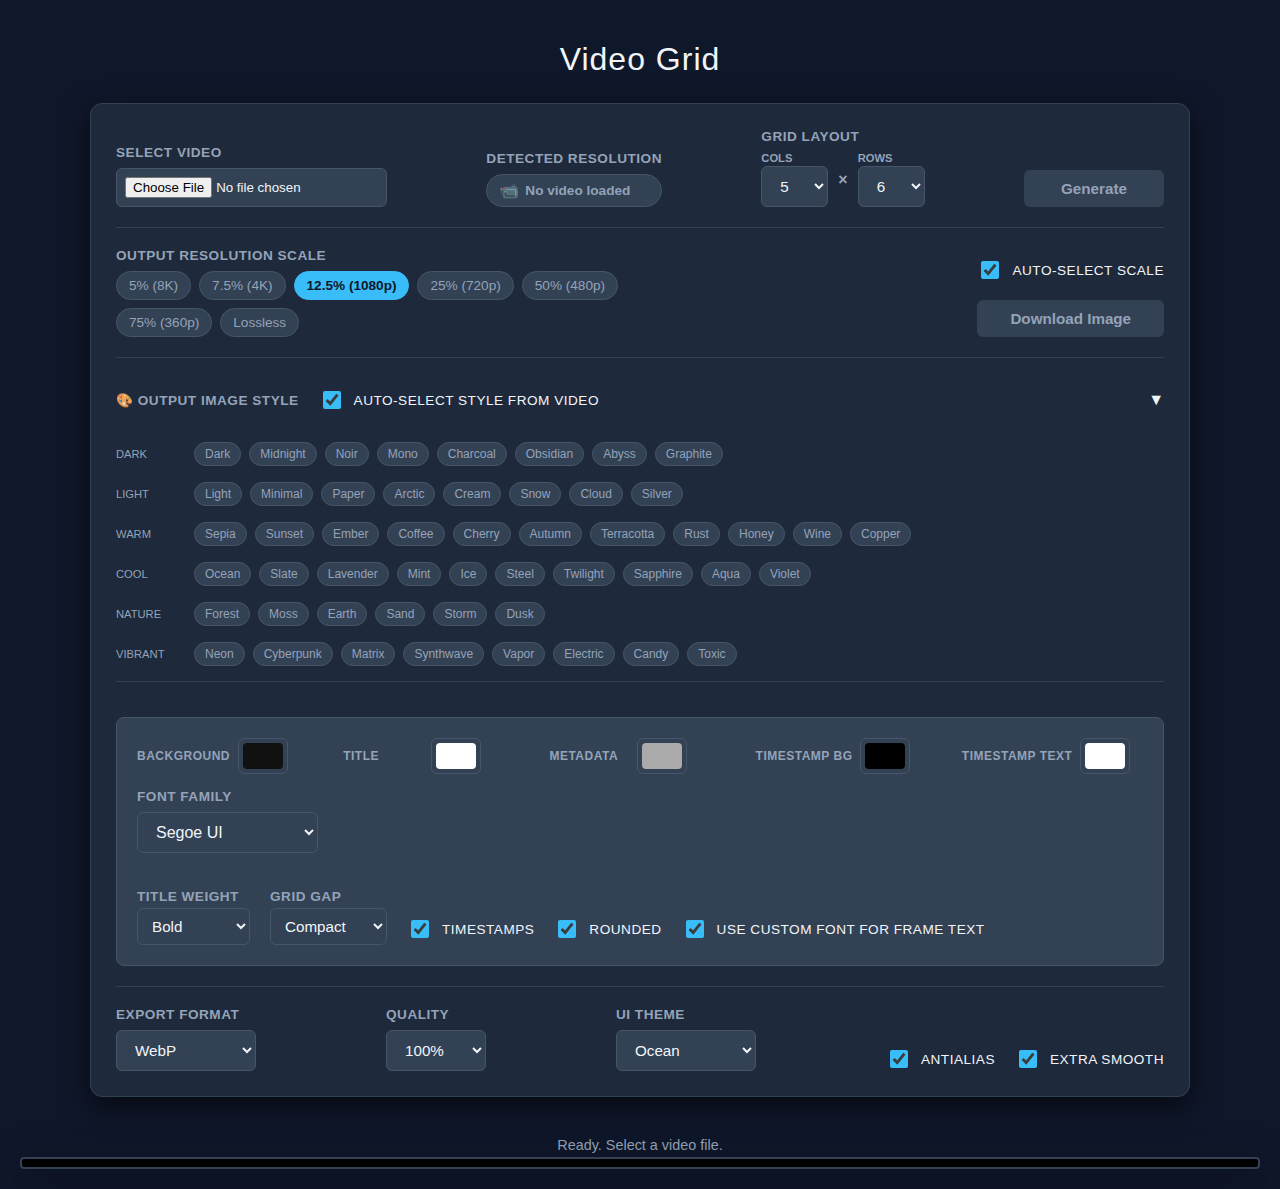
<file: VideoGrid.html>
<!DOCTYPE html>
<html lang="en">
<head>
    <meta charset="UTF-8">
    <meta name="viewport" content="width=device-width, initial-scale=1.0">
    <title>Video Grid 0.3</title>
    <style>
        :root {
            /* --- Default Theme: Dark --- */
            --bg-color: #1a1a1a;
            --panel-bg: #2d2d2d;
            --text-color: #f0f0f0;
            --text-muted: #aaa;
            --input-bg: #333;
            --input-border: #555;
            --input-focus: #667eea;
            
            --accent-color: #667eea;
            --accent-hover: #5568d3;
            --accent-text: #ffffff;
            
            --border-color: #444;
            --success-color: #27ae60;
            
            --modal-overlay: rgba(0,0,0,0.9);
            --shadow-color: rgba(0,0,0,0.5);
        }

        /* --- Theme: Light Mode --- */
        [data-theme="light"] {
            --bg-color: #f4f6f8;
            --panel-bg: #ffffff;
            --text-color: #333333;
            --text-muted: #666;
            --input-bg: #f9fafb;
            --input-border: #d1d5db;
            --input-focus: #3b82f6;
            
            --accent-color: #3b82f6;
            --accent-hover: #2563eb;
            --accent-text: #ffffff;
            
            --border-color: #e5e7eb;
            --success-color: #10b981;
            
            --modal-overlay: rgba(255,255,255,0.85);
            --shadow-color: rgba(0,0,0,0.1);
        }

        /* --- Theme: Ocean --- */
        [data-theme="ocean"] {
            --bg-color: #0f172a;
            --panel-bg: #1e293b;
            --text-color: #f1f5f9;
            --text-muted: #94a3b8;
            --input-bg: #334155;
            --input-border: #475569;
            --input-focus: #38bdf8;
            
            --accent-color: #38bdf8;
            --accent-hover: #0ea5e9;
            --accent-text: #0f172a;
            
            --border-color: #334155;
            --success-color: #34d399;
            
            --modal-overlay: rgba(15, 23, 42, 0.9);
            --shadow-color: rgba(0,0,0,0.6);
        }

        /* --- Theme: Cyberpunk --- */
        [data-theme="cyberpunk"] {
            --bg-color: #050505;
            --panel-bg: #121212;
            --text-color: #e0e0e0;
            --text-muted: #a0a0a0;
            --input-bg: #1f1f1f;
            --input-border: #333333;
            --input-focus: #00f3ff;
            
            --accent-color: #d946ef;
            --accent-hover: #c026d3;
            --accent-text: #ffffff;
            
            --border-color: #2a0a35;
            --success-color: #00ff9d;
            
            --modal-overlay: rgba(0,0,0,0.95);
            --shadow-color: rgba(217, 70, 239, 0.15);
        }

        /* --- Theme: Retro Terminal --- */
        [data-theme="retro-terminal"] {
            --bg-color: #000000;
            --panel-bg: #050505;
            --text-color: #33ff00;
            --text-muted: #1a8000;
            --input-bg: #001100;
            --input-border: #1a8000;
            --input-focus: #33ff00;
            
            --accent-color: #33ff00;
            --accent-hover: #26bf00;
            --accent-text: #000000;
            
            --border-color: #004d00;
            --success-color: #33ff00;
            
            --modal-overlay: rgba(0, 0, 0, 0.9);
            --shadow-color: rgba(51, 255, 0, 0.2);
        }

        /* --- Theme: Slate --- */
        [data-theme="slate"] {
            --bg-color: #1e293b;
            --panel-bg: #334155;
            --text-color: #f8fafc;
            --text-muted: #94a3b8;
            --input-bg: #475569;
            --input-border: #64748b;
            --input-focus: #64748b;
            
            --accent-color: #94a3b8;
            --accent-hover: #cbd5e1;
            --accent-text: #0f172a;
            
            --border-color: #64748b;
            --success-color: #2dd4bf;
            
            --modal-overlay: rgba(15, 23, 42, 0.9);
            --shadow-color: rgba(0,0,0,0.4);
        }

        * {
            box-sizing: border-box;
            outline: none;
        }

        body {
            font-family: 'Segoe UI', Tahoma, Geneva, Verdana, sans-serif;
            background-color: var(--bg-color);
            color: var(--text-color);
            margin: 0;
            padding: 20px;
            display: flex;
            flex-direction: column;
            align-items: center;
            min-height: 100vh;
            transition: background-color 0.3s, color 0.3s;
        }

        h1 {
            margin-bottom: 25px;
            font-weight: 300;
            letter-spacing: 1px;
            text-align: center;
        }

        /* --- Main Control Panel --- */
        .controls-container {
            background-color: var(--panel-bg);
            padding: 25px;
            border-radius: 12px;
            box-shadow: 0 10px 30px var(--shadow-color);
            border: 1px solid var(--border-color);
            width: 100%;
            max-width: 1100px;
            display: flex;
            flex-direction: column;
            gap: 20px;
            margin-bottom: 30px;
            transition: background-color 0.3s, border-color 0.3s;
        }

        .control-row {
            display: flex;
            flex-wrap: wrap;
            gap: 20px;
            align-items: flex-end;
            justify-content: space-between;
            border-bottom: 1px solid var(--border-color);
            padding-bottom: 20px;
        }

        .control-row:last-child {
            border-bottom: none;
            padding-bottom: 0;
        }

        .control-group {
            display: flex;
            flex-direction: column;
            gap: 8px;
        }

        label {
            font-size: 0.85rem;
            color: var(--text-muted);
            font-weight: 600;
            text-transform: uppercase;
            letter-spacing: 0.5px;
        }

        /* Inputs & Buttons */
        input[type="file"] {
            padding: 8px;
            background: var(--input-bg);
            border-radius: 6px;
            color: var(--text-color);
            border: 1px solid var(--input-border);
            min-width: 250px;
        }
        
        input[type="text"] {
            padding: 10px;
            background: var(--input-bg);
            border-radius: 6px;
            color: var(--text-color);
            border: 1px solid var(--input-border);
            font-size: 1rem;
        }
        
        input[type="text"]:focus {
            border-color: var(--input-focus);
        }

        input[type="color"] {
            width: 50px;
            height: 36px;
            border: 1px solid var(--input-border);
            border-radius: 6px;
            cursor: pointer;
            background: var(--input-bg);
            padding: 2px;
        }

        input[type="color"]::-webkit-color-swatch-wrapper {
            padding: 2px;
        }

        input[type="color"]::-webkit-color-swatch {
            border-radius: 4px;
            border: none;
        }

        .grid-selectors {
            display: flex;
            align-items: center;
            gap: 10px;
        }

        .grid-selectors span {
            color: var(--text-muted);
            font-weight: bold;
        }

        select, button, input[type="number"] {
            padding: 10px 14px;
            border-radius: 6px;
            border: none;
            cursor: pointer;
            font-size: 0.95rem;
            transition: all 0.2s ease;
            background-color: var(--input-bg);
            color: var(--text-color);
            border: 1px solid var(--input-border);
        }

        select:hover, input[type="number"]:hover { border-color: var(--accent-color); }

        button.primary {
            background-color: var(--accent-color);
            color: var(--accent-text);
            font-weight: 600;
            min-width: 140px;
            border: none;
        }

        button.primary:hover {
            background-color: var(--accent-hover);
            transform: translateY(-1px);
        }

        button.success {
            background-color: var(--success-color);
            color: white;
            font-weight: 600;
            border: none;
        }

        button.success:hover { background-color: #219150; }
        
        button:disabled {
            background-color: var(--input-bg);
            color: var(--text-muted);
            cursor: not-allowed;
            transform: none;
        }

        /* Utility Buttons (Small) */
        button.btn-small {
            padding: 4px 10px;
            font-size: 0.75rem;
            background-color: var(--input-bg);
            color: var(--text-muted);
            border: 1px solid var(--input-border);
            min-width: auto;
            margin-left: auto;
        }
        button.btn-small:hover {
            background-color: var(--input-border);
            color: var(--text-color);
            border-color: var(--accent-color);
        }

        /* --- Settings Sections --- */
        .settings-grid {
            display: grid;
            grid-template-columns: repeat(auto-fit, minmax(250px, 1fr));
            gap: 20px;
        }

        /* Scale Selection Chips */
        .scale-selector {
            display: flex;
            gap: 8px;
            flex-wrap: wrap;
        }

        .scale-chip {
            background: var(--input-bg);
            border: 1px solid var(--input-border);
            color: var(--text-muted);
            padding: 6px 12px;
            border-radius: 20px;
            font-size: 0.85rem;
            cursor: pointer;
            transition: all 0.2s;
            user-select: none;
        }

        .scale-chip:hover { border-color: var(--accent-color); color: var(--text-color); }
        
        .scale-chip.active {
            background: var(--accent-color);
            border-color: var(--accent-color);
            color: var(--accent-text);
            font-weight: 600;
        }

        .scale-chip.recommended {
            border-color: var(--success-color);
        }

        .scale-chip.recommended::before {
            content: "★ ";
        }

        /* Checkbox styling */
        .checkbox-group {
            display: flex;
            align-items: center;
            gap: 10px;
        }
        input[type="checkbox"] {
            width: 18px;
            height: 18px;
            accent-color: var(--accent-color);
            cursor: pointer;
        }
        .checkbox-label {
            margin: 0 !important;
            font-weight: 400 !important;
            color: var(--text-color) !important;
            cursor: pointer;
        }

        /* Color Input Group */
        .color-input-group {
            display: flex;
            align-items: center;
            gap: 8px;
        }

        .color-input-group label {
            font-size: 0.75rem;
            min-width: 80px;
        }

        /* Output Style Panel */
        .output-style-panel {
            display: grid;
            grid-template-columns: repeat(auto-fit, minmax(160px, 1fr));
            gap: 15px 25px;
            padding: 20px;
            background: var(--input-bg);
            border-radius: 8px;
            border: 1px solid var(--input-border);
            width: 100%;
        }

        /* Options Row - Single Line */
        .options-row {
            display: flex;
            align-items: flex-end;
            gap: 20px;
            flex-wrap: wrap;
            grid-column: 1 / -1;
            padding-top: 15px;
            border-top: 1px solid var(--border-color);
            margin-top: 5px;
        }

        .options-row .control-group.compact {
            gap: 4px;
        }

        .options-row .control-group.compact select {
            padding: 8px 10px;
            min-width: 100px;
        }

        .options-row .checkbox-group {
            padding-bottom: 4px;
        }

        .output-preset-chips {
            display: flex;
            gap: 8px;
            flex-wrap: wrap;
            margin-bottom: 15px;
            padding-bottom: 15px;
            border-bottom: 1px solid var(--border-color);
            width: 100%;
        }

        .preset-chip {
            background: var(--input-bg);
            border: 1px solid var(--input-border);
            color: var(--text-muted);
            padding: 4px 10px;
            border-radius: 15px;
            font-size: 0.75rem;
            cursor: pointer;
            transition: all 0.2s;
        }

        .preset-chip:hover {
            border-color: var(--accent-color);
            color: var(--text-color);
        }

        /* --- Resolution Badge --- */
        .resolution-badge {
            display: inline-flex;
            align-items: center;
            gap: 6px;
            padding: 6px 12px;
            border-radius: 20px;
            font-size: 0.85rem;
            font-weight: 600;
            background: var(--input-bg);
            border: 1px solid var(--input-border);
            color: var(--text-muted);
        }

        .resolution-badge.detected {
            background: linear-gradient(135deg, var(--accent-color), var(--accent-hover));
            color: var(--accent-text);
            border-color: transparent;
        }

        .resolution-badge .icon {
            font-size: 1rem;
        }

        /* --- Stats Box --- */
        #stats-ui {
            display: none;
            background-color: var(--panel-bg);
            padding: 20px;
            border-radius: 8px;
            margin-top: 20px;
            border: 1px solid var(--border-color);
            width: 100%;
            max-width: 1400px;
            grid-template-columns: repeat(4, 1fr);
            gap: 20px;
            align-items: center;
            transition: background-color 0.3s;
        }
        
        #stats-ui.visible {
            display: grid;
        }

        .stat-item {
            display: flex;
            flex-direction: column;
            gap: 5px;
        }
        
        .stat-header {
            display: flex;
            justify-content: space-between;
            align-items: center;
        }
        
        .stat-value {
            font-family: monospace;
            color: var(--accent-color);
            font-size: 1.1em;
        }

        .stat-value.detecting {
            color: var(--text-muted);
            font-style: italic;
        }

        /* Technical Info Grid */
        .tech-info-grid {
            display: grid;
            grid-template-columns: repeat(auto-fit, minmax(150px, 1fr));
            gap: 15px;
            grid-column: span 4;
            padding-top: 15px;
            border-top: 1px solid var(--border-color);
            margin-top: 10px;
        }

        .tech-item {
            display: flex;
            flex-direction: column;
            gap: 3px;
        }

        .tech-item label {
            font-size: 0.7rem;
        }

        .tech-item .value {
            font-family: monospace;
            font-size: 0.9rem;
            color: var(--accent-color);
        }

        /* Responsive Stats */
        @media (max-width: 900px) {
            #stats-ui {
                grid-template-columns: 1fr 1fr;
            }
            .stat-item:first-child {
                grid-column: span 2;
            }
            .tech-info-grid {
                grid-column: span 2;
            }
        }

        /* --- The Grid --- */
        #grid-container {
            display: grid;
            gap: 4px;
            background: #000;
            padding: 4px;
            border: 2px solid var(--border-color);
            width: 100%;
            max-width: 1400px;
            box-shadow: 0 15px 40px var(--shadow-color);
            border-radius: 4px;
            margin-bottom: 0;
        }

        .thumb-cell {
            position: relative;
            background: #111;
            overflow: hidden;
            cursor: pointer;
            transition: opacity 0.2s;
        }

        .thumb-cell.loading {
            background: var(--input-bg);
        }

        .thumb-cell.loading::after {
            content: '';
            position: absolute;
            top: 0; left: 0; right: 0; bottom: 0;
            background: linear-gradient(90deg, 
                transparent 0%, 
                rgba(255,255,255,0.1) 50%, 
                transparent 100%);
            animation: shimmer 1.5s infinite;
            z-index: 2; /* Ensure shimmer sits on top */
            pointer-events: none;
        }

        .thumb-cell canvas {
            width: 100%;
            height: 100%;
            object-fit: cover;
            display: block;
            /* Added transition properties */
            opacity: 0; 
            transition: opacity 0.3s;
        }

        .thumb-cell.completed canvas {
            opacity: 1;
        }
        
        .thumb-cell.completed {
            animation: fadeIn 0.3s ease-in;
        }

        @keyframes shimmer {
            0% { transform: translateX(-100%); }
            100% { transform: translateX(100%); }
        }

        @keyframes fadeIn {
            from { opacity: 0; }
            to { opacity: 1; }
        }

        .thumb-cell:hover::after {
            content: "✎ Edit Frame";
            position: absolute;
            top: 0; left: 0; right: 0; bottom: 0;
            background: rgba(102, 126, 234, 0.4);
            backdrop-filter: blur(2px);
            color: white;
            display: flex;
            align-items: center;
            justify-content: center;
            font-weight: bold;
            font-size: 1rem;
            text-shadow: 0 2px 4px rgba(0,0,0,0.5);
        }

        .thumb-cell canvas {
            width: 100%;
            height: 100%;
            object-fit: cover;
            display: block;
        }

        .thumb-info {
            position: absolute;
            bottom: 6px;
            right: 6px;
            background: rgba(0,0,0,0.8);
            color: white;
            padding: 3px 6px;
            font-size: 11px;
            border-radius: 3px;
            pointer-events: none;
            font-family: monospace;
        }

        /* --- Modal --- */
        .modal {
            display: none;
            position: fixed;
            top: 0; left: 0; width: 100%; height: 100%;
            background: var(--modal-overlay);
            z-index: 1000;
            justify-content: center;
            align-items: center;
            backdrop-filter: blur(5px);
        }

        .modal.active { display: flex; }

        .modal-content {
            background: var(--panel-bg);
            padding: 30px;
            border-radius: 12px;
            width: 90%;
            max-width: 700px;
            text-align: center;
            border: 1px solid var(--border-color);
            box-shadow: 0 20px 50px var(--shadow-color);
            color: var(--text-color);
        }

        .modal canvas {
            max-width: 100%;
            max-height: 50vh;
            border-radius: 4px;
            box-shadow: 0 5px 15px var(--shadow-color);
            margin-bottom: 20px;
            background: #000;
        }

        .time-controls {
            display: flex;
            align-items: center;
            gap: 15px;
            margin: 20px 0;
            background: var(--input-bg);
            padding: 15px;
            border-radius: 8px;
        }

        .time-input-group {
            display: flex;
            align-items: center;
            gap: 8px;
        }
        
        .time-input-group label { margin: 0; font-size: 0.8rem; }
        .time-input-group input { width: 80px; text-align: center; font-family: monospace; }

        input[type=range] {
            flex-grow: 1;
            height: 6px;
            background: var(--input-border);
            border-radius: 3px;
            appearance: none;
        }

        input[type=range]::-webkit-slider-thumb {
            appearance: none;
            width: 20px;
            height: 20px;
            background: var(--accent-color);
            border-radius: 50%;
            cursor: pointer;
            transition: transform 0.2s;
        }

        input[type=range]::-webkit-slider-thumb:hover { transform: scale(1.2); }

        .modal-actions {
            display: flex;
            justify-content: center;
            gap: 15px;
            margin-top: 25px;
        }

        .btn-cancel { background: var(--input-bg); color: var(--text-color); min-width: 100px; border: 1px solid var(--input-border);}
        .btn-cancel:hover { background: var(--input-border); }

        .text-overlay-controls {
            display: flex;
            align-items: center;
            gap: 10px;
            margin: 15px 0;
            padding: 12px 15px;
            background: var(--input-bg);
            border-radius: 8px;
            border: 1px solid var(--input-border);
        }

        .text-overlay-controls label {
            font-size: 0.8rem;
            white-space: nowrap;
        }

        .text-overlay-controls input[type="text"] {
            flex: 1;
            min-width: 0;
        }

        .thumb-text-overlay {
            position: absolute;
            top: 6px;
            left: 6px;
            background: rgba(0, 0, 0, 0.8);
            color: white;
            padding: 3px 6px;
            font-size: 11px;
            border-radius: 3px;
            pointer-events: none;
            font-family: monospace;
            max-width: calc(100% - 12px);
            overflow: hidden;
            text-overflow: ellipsis;
            white-space: nowrap;
        }

        /* Collapsible Section */
        .collapsible-header {
            display: flex;
            align-items: center;
            justify-content: space-between;
            cursor: pointer;
            padding: 10px 0;
            user-select: none;
        }

        .collapsible-header:hover {
            color: var(--accent-color);
        }

        .collapsible-header .toggle-icon {
            transition: transform 0.2s;
        }

        .collapsible-header.collapsed .toggle-icon {
            transform: rotate(-90deg);
        }

        .collapsible-content {
            overflow: hidden;
            transition: max-height 0.3s ease;
        }

        .collapsible-content.collapsed {
            max-height: 0 !important;
        }

        /* Utility */
        #hidden-video, #outputCanvas { display: none; }
        
        .status-bar {
            margin-top: 10px;
            color: var(--text-muted);
            font-size: 0.9rem;
            text-align: center;
            min-height: 20px;
        }

        /* Tooltip */
        .tooltip {
            position: relative;
            cursor: help;
        }

        .tooltip::after {
            content: attr(data-tip);
            position: absolute;
            bottom: 100%;
            left: 50%;
            transform: translateX(-50%);
            background: var(--panel-bg);
            border: 1px solid var(--border-color);
            padding: 5px 10px;
            border-radius: 4px;
            font-size: 0.75rem;
            white-space: nowrap;
            opacity: 0;
            pointer-events: none;
            transition: opacity 0.2s;
            z-index: 100;
        }

        .tooltip:hover::after {
            opacity: 1;
        }

        /* Font Preview in Dropdown */
        #outputFontFamily {
            font-size: 1rem;
        }

        #outputFontFamily option {
            padding: 8px 12px;
            font-size: 1rem;
        }

        /* Sans-Serif Fonts */
        #outputFontFamily option[value="Segoe UI, Arial, sans-serif"] { font-family: Segoe UI, Arial, sans-serif; }
        #outputFontFamily option[value="Arial, Helvetica, sans-serif"] { font-family: Arial, Helvetica, sans-serif; }
        #outputFontFamily option[value="Helvetica Neue, Helvetica, sans-serif"] { font-family: Helvetica Neue, Helvetica, sans-serif; }
        #outputFontFamily option[value="Verdana, sans-serif"] { font-family: Verdana, sans-serif; }
        #outputFontFamily option[value="Tahoma, sans-serif"] { font-family: Tahoma, sans-serif; }
        #outputFontFamily option[value="Trebuchet MS, sans-serif"] { font-family: Trebuchet MS, sans-serif; }
        #outputFontFamily option[value="Calibri, sans-serif"] { font-family: Calibri, sans-serif; }
        #outputFontFamily option[value="Candara, sans-serif"] { font-family: Candara, sans-serif; }
        #outputFontFamily option[value="Century Gothic, sans-serif"] { font-family: Century Gothic, sans-serif; }
        #outputFontFamily option[value="Franklin Gothic Medium, sans-serif"] { font-family: Franklin Gothic Medium, sans-serif; }
        #outputFontFamily option[value="Gill Sans, sans-serif"] { font-family: Gill Sans, sans-serif; }
        #outputFontFamily option[value="Lucida Sans, Lucida Grande, sans-serif"] { font-family: Lucida Sans, Lucida Grande, sans-serif; }
        #outputFontFamily option[value="Optima, sans-serif"] { font-family: Optima, sans-serif; }
        #outputFontFamily option[value="Futura, sans-serif"] { font-family: Futura, sans-serif; }
        #outputFontFamily option[value="Arial Black, sans-serif"] { font-family: Arial Black, sans-serif; }
        #outputFontFamily option[value="Impact, sans-serif"] { font-family: Impact, sans-serif; }

        /* Serif Fonts */
        #outputFontFamily option[value="Georgia, serif"] { font-family: Georgia, serif; }
        #outputFontFamily option[value="Times New Roman, serif"] { font-family: Times New Roman, serif; }
        #outputFontFamily option[value="Palatino Linotype, Palatino, serif"] { font-family: Palatino Linotype, Palatino, serif; }
        #outputFontFamily option[value="Book Antiqua, Palatino, serif"] { font-family: Book Antiqua, Palatino, serif; }
        #outputFontFamily option[value="Garamond, serif"] { font-family: Garamond, serif; }
        #outputFontFamily option[value="Cambria, serif"] { font-family: Cambria, serif; }
        #outputFontFamily option[value="Constantia, serif"] { font-family: Constantia, serif; }
        #outputFontFamily option[value="Didot, serif"] { font-family: Didot, serif; }
        #outputFontFamily option[value="Baskerville, serif"] { font-family: Baskerville, serif; }
        #outputFontFamily option[value="Hoefler Text, serif"] { font-family: Hoefler Text, serif; }
        #outputFontFamily option[value="Bodoni MT, serif"] { font-family: Bodoni MT, serif; }
        #outputFontFamily option[value="Rockwell, serif"] { font-family: Rockwell, serif; }
        #outputFontFamily option[value="Copperplate, Copperplate Gothic Light, serif"] { font-family: Copperplate, Copperplate Gothic Light, serif; }

        /* Monospace Fonts */
        #outputFontFamily option[value="Courier New, monospace"] { font-family: Courier New, monospace; }
        #outputFontFamily option[value="Consolas, monospace"] { font-family: Consolas, monospace; }
        #outputFontFamily option[value="Lucida Console, Monaco, monospace"] { font-family: Lucida Console, Monaco, monospace; }
        #outputFontFamily option[value="Monaco, monospace"] { font-family: Monaco, monospace; }
        #outputFontFamily option[value="Menlo, monospace"] { font-family: Menlo, monospace; }
        #outputFontFamily option[value="Source Code Pro, monospace"] { font-family: Source Code Pro, monospace; }
        #outputFontFamily option[value="SF Mono, monospace"] { font-family: SF Mono, monospace; }
        #outputFontFamily option[value="Andale Mono, monospace"] { font-family: Andale Mono, monospace; }

        /* Display / Decorative Fonts */
        #outputFontFamily option[value="Comic Sans MS, cursive"] { font-family: Comic Sans MS, cursive; }
        #outputFontFamily option[value="Papyrus, fantasy"] { font-family: Papyrus, fantasy; }
        #outputFontFamily option[value="Brush Script MT, cursive"] { font-family: Brush Script MT, cursive; }
        #outputFontFamily option[value="Luminari, fantasy"] { font-family: Luminari, fantasy; }
        #outputFontFamily option[value="Chalkduster, fantasy"] { font-family: Chalkduster, fantasy; }
        #outputFontFamily option[value="Marker Felt, fantasy"] { font-family: Marker Felt, fantasy; }
        #outputFontFamily option[value="Bradley Hand, cursive"] { font-family: Bradley Hand, cursive; }
        #outputFontFamily option[value="Snell Roundhand, cursive"] { font-family: Snell Roundhand, cursive; }

        /* System Fonts */
        #outputFontFamily option[value="system-ui, sans-serif"] { font-family: system-ui, sans-serif; }
        #outputFontFamily option[value="-apple-system, BlinkMacSystemFont, sans-serif"] { font-family: -apple-system, BlinkMacSystemFont, sans-serif; }
        #outputFontFamily option[value="ui-sans-serif, system-ui, sans-serif"] { font-family: ui-sans-serif, system-ui, sans-serif; }
        #outputFontFamily option[value="ui-serif, Georgia, serif"] { font-family: ui-serif, Georgia, serif; }
        #outputFontFamily option[value="ui-monospace, monospace"] { font-family: ui-monospace, monospace; }

        /* --- Sticker Library & Dragging --- */
        .sticker-library {
            display: flex;
            gap: 10px;
            overflow-x: auto;
            padding: 10px;
            margin-top: 10px;
            background: var(--input-bg);
            border: 1px solid var(--input-border);
            border-radius: 8px;
            height: 60px;
            align-items: center;
        }

        .sticker-item {
            font-size: 28px;
            cursor: pointer;
            user-select: none;
            transition: transform 0.2s;
            padding: 4px;
            border-radius: 4px;
        }

        .sticker-item:hover {
            transform: scale(1.2);
            background: rgba(255,255,255,0.1);
        }

        /* Container to hold canvas and overlay together */
        .canvas-wrapper {
            position: relative;
            display: inline-block;
            max-width: 100%;
        }

        /* Overlay for placed stickers */
        #stickerOverlay {
            position: absolute;
            top: 0;
            left: 0;
            width: 100%;
            height: 100%;
            pointer-events: none; /* Let clicks pass through to canvas if needed, though we usually drag stickers */
            overflow: hidden;
        }

        /* The actual draggable sticker on the canvas */
        .placed-sticker {
            position: absolute;
            font-size: 32px;
            cursor: move;
            user-select: none;
            pointer-events: auto;
            text-shadow: 0px 0px 2px rgba(0,0,0,0.5);
            line-height: 1;
            transform: translate(-50%, -50%); /* Center on cursor */
        }

        .placed-sticker:hover {
            outline: 2px dashed var(--accent-color);
            border-radius: 50%;
        }

        /* --- Sticker Selection State --- */
        .placed-sticker.sticker-selected {
            outline: 2px dashed var(--accent-color);
            border-radius: 4px;
            background: rgba(0, 0, 0, 0.2);
            z-index: 10;
        }
    </style>
</head>
<body data-theme="ocean">

    <h1>Video Grid</h1>

    <div class="controls-container">
        
        <div class="control-row">
            <div class="control-group">
                <label for="videoInput">Select Video</label>
                <input type="file" id="videoInput" accept="video/*">
            </div>

            <div class="control-group">
                <label>Detected Resolution</label>
                <div class="resolution-badge" id="resolutionBadge">
                    <span class="icon">📹</span>
                    <span id="resolutionText">No video loaded</span>
                </div>
            </div>

            <div class="control-group">
                <label>Grid Layout</label>
                <div class="grid-selectors">
                    <div style="display:flex; flex-direction:column;">
                        <span style="font-size:0.7em; margin-bottom:2px;">COLS</span>
                        <select id="gridCols">
                            <option value="2">2</option>
                            <option value="3">3</option>
                            <option value="4">4</option>
                            <option value="5" selected>5</option>
                            <option value="6">6</option>
                            <option value="7">7</option>
                            <option value="8">8</option>
                            <option value="9">9</option>
                            <option value="10">10</option>
                            <option value="11">11</option>
                            <option value="12">12</option>
                        </select>
                    </div>
                    <span>×</span>
                    <div style="display:flex; flex-direction:column;">
                        <span style="font-size:0.7em; margin-bottom:2px;">ROWS</span>
                        <select id="gridRows">
                            <option value="2">2</option>
                            <option value="3">3</option>
                            <option value="4">4</option>
                            <option value="5">5</option>
                            <option value="6" selected>6</option>
                            <option value="7">7</option>
                            <option value="8">8</option>
                            <option value="9">9</option>
                            <option value="10">10</option>
                            <option value="11">11</option>
                            <option value="12">12</option>
                            <option value="13">13</option>
                        </select>
                    </div>
                </div>
            </div>

            <div class="control-group">
                <button id="generateBtn" class="primary" disabled>Generate</button>
            </div>
        </div>

        <div class="control-row settings-grid">
            <div class="control-group" style="flex: 2;">
                <label>Output Resolution Scale <span id="autoScaleIndicator" style="color: var(--success-color); display: none;">(Auto-selected)</span></label>
                <div class="scale-selector" id="scaleOptions">
                    <div class="scale-chip" data-value="0.05" data-for="8k">5% (8K)</div>
                    <div class="scale-chip" data-value="0.075" data-for="4k">7.5% (4K)</div>
                    <div class="scale-chip active" data-value="0.125" data-for="1080p">12.5% (1080p)</div>
                    <div class="scale-chip" data-value="0.25" data-for="720p">25% (720p)</div>
                    <div class="scale-chip" data-value="0.5" data-for="480p">50% (480p)</div>
                    <div class="scale-chip" data-value="0.75" data-for="360p">75% (360p)</div>
                    <div class="scale-chip" data-value="1.0">Lossless</div>
                </div>
                <input type="hidden" id="selectedScale" value="0.125">
            </div>

            <div class="control-group" style="align-self: flex-end; margin-left: auto;">
                <div class="checkbox-group" style="margin-bottom: 10px;">
                    <input type="checkbox" id="autoScaleToggle" checked>
                    <label for="autoScaleToggle" class="checkbox-label">Auto-select scale</label>
                </div>
                <button id="saveBtn" class="success" disabled>Download Image</button>
            </div>
        </div>

        <!-- Output Style Customization -->
        <div class="control-row" style="flex-direction: column; align-items: stretch;">
            <div class="collapsible-header" id="outputStyleHeader" style="width: 100%;">
                <div style="display: flex; align-items: center; gap: 20px;">
                    <label style="cursor: pointer; margin: 0;">🎨 Output Image Style</label>
                    <div class="checkbox-group" style="margin: 0;" onclick="event.stopPropagation();">
                        <input type="checkbox" id="autoStyleToggle" checked>
                        <label for="autoStyleToggle" class="checkbox-label">Auto-select style from video</label>
                    </div>
                    <span id="autoStyleIndicator" style="color: var(--success-color); font-size: 0.8rem; display: none;">✓ Auto-selected</span>
                </div>
                <span class="toggle-icon">▼</span>
            </div>
            <div class="output-preset-chips" style="flex-direction: column; align-items: flex-start;">
                <!-- Dark/Night -->
                <div style="display: flex; flex-wrap: wrap; gap: 8px; align-items: center; margin-bottom: 8px;">
                    <span style="font-size: 0.7rem; color: var(--text-muted); min-width: 70px; text-transform: uppercase;">Dark</span>
                    <div class="preset-chip" data-preset="dark">Dark</div>
                    <div class="preset-chip" data-preset="midnight">Midnight</div>
                    <div class="preset-chip" data-preset="noir">Noir</div>
                    <div class="preset-chip" data-preset="monochrome">Mono</div>
                    <div class="preset-chip" data-preset="charcoal">Charcoal</div>
                    <div class="preset-chip" data-preset="obsidian">Obsidian</div>
                    <div class="preset-chip" data-preset="abyss">Abyss</div>
                    <div class="preset-chip" data-preset="graphite">Graphite</div>
                </div>
                <!-- Light/Day -->
                <div style="display: flex; flex-wrap: wrap; gap: 8px; align-items: center; margin-bottom: 8px;">
                    <span style="font-size: 0.7rem; color: var(--text-muted); min-width: 70px; text-transform: uppercase;">Light</span>
                    <div class="preset-chip" data-preset="light">Light</div>
                    <div class="preset-chip" data-preset="minimal">Minimal</div>
                    <div class="preset-chip" data-preset="paper">Paper</div>
                    <div class="preset-chip" data-preset="arctic">Arctic</div>
                    <div class="preset-chip" data-preset="cream">Cream</div>
                    <div class="preset-chip" data-preset="snow">Snow</div>
                    <div class="preset-chip" data-preset="cloud">Cloud</div>
                    <div class="preset-chip" data-preset="silver">Silver</div>
                </div>
                <!-- Warm -->
                <div style="display: flex; flex-wrap: wrap; gap: 8px; align-items: center; margin-bottom: 8px;">
                    <span style="font-size: 0.7rem; color: var(--text-muted); min-width: 70px; text-transform: uppercase;">Warm</span>
                    <div class="preset-chip" data-preset="sepia">Sepia</div>
                    <div class="preset-chip" data-preset="sunset">Sunset</div>
                    <div class="preset-chip" data-preset="ember">Ember</div>
                    <div class="preset-chip" data-preset="coffee">Coffee</div>
                    <div class="preset-chip" data-preset="cherry">Cherry</div>
                    <div class="preset-chip" data-preset="autumn">Autumn</div>
                    <div class="preset-chip" data-preset="terracotta">Terracotta</div>
                    <div class="preset-chip" data-preset="rust">Rust</div>
                    <div class="preset-chip" data-preset="honey">Honey</div>
                    <div class="preset-chip" data-preset="wine">Wine</div>
                    <div class="preset-chip" data-preset="copper">Copper</div>
                </div>
                <!-- Cool -->
                <div style="display: flex; flex-wrap: wrap; gap: 8px; align-items: center; margin-bottom: 8px;">
                    <span style="font-size: 0.7rem; color: var(--text-muted); min-width: 70px; text-transform: uppercase;">Cool</span>
                    <div class="preset-chip" data-preset="ocean">Ocean</div>
                    <div class="preset-chip" data-preset="slate">Slate</div>
                    <div class="preset-chip" data-preset="lavender">Lavender</div>
                    <div class="preset-chip" data-preset="mint">Mint</div>
                    <div class="preset-chip" data-preset="ice">Ice</div>
                    <div class="preset-chip" data-preset="steel">Steel</div>
                    <div class="preset-chip" data-preset="twilight">Twilight</div>
                    <div class="preset-chip" data-preset="sapphire">Sapphire</div>
                    <div class="preset-chip" data-preset="aqua">Aqua</div>
                    <div class="preset-chip" data-preset="violet">Violet</div>
                </div>
                <!-- Nature -->
                <div style="display: flex; flex-wrap: wrap; gap: 8px; align-items: center; margin-bottom: 8px;">
                    <span style="font-size: 0.7rem; color: var(--text-muted); min-width: 70px; text-transform: uppercase;">Nature</span>
                    <div class="preset-chip" data-preset="forest">Forest</div>
                    <div class="preset-chip" data-preset="moss">Moss</div>
                    <div class="preset-chip" data-preset="earth">Earth</div>
                    <div class="preset-chip" data-preset="sand">Sand</div>
                    <div class="preset-chip" data-preset="storm">Storm</div>
                    <div class="preset-chip" data-preset="dusk">Dusk</div>
                </div>
                <!-- Vibrant/Neon -->
                <div style="display: flex; flex-wrap: wrap; gap: 8px; align-items: center;">
                    <span style="font-size: 0.7rem; color: var(--text-muted); min-width: 70px; text-transform: uppercase;">Vibrant</span>
                    <div class="preset-chip" data-preset="neon">Neon</div>
                    <div class="preset-chip" data-preset="cyberpunk">Cyberpunk</div>
                    <div class="preset-chip" data-preset="matrix">Matrix</div>
                    <div class="preset-chip" data-preset="synthwave">Synthwave</div>
                    <div class="preset-chip" data-preset="vapor">Vapor</div>
                    <div class="preset-chip" data-preset="electric">Electric</div>
                    <div class="preset-chip" data-preset="candy">Candy</div>
                    <div class="preset-chip" data-preset="toxic">Toxic</div>
                </div>
            </div>
                <div class="output-style-panel">
    <div class="color-input-group">
        <label>Background</label>
        <input type="color" id="outputBgColor" value="#111111">
    </div>
    <div class="color-input-group">
        <label>Title</label>
        <input type="color" id="outputTitleColor" value="#ffffff">
    </div>
    <div class="color-input-group">
        <label>Metadata</label>
        <input type="color" id="outputMetaColor" value="#aaaaaa">
    </div>
    <div class="color-input-group">
        <label>Timestamp BG</label>
        <input type="color" id="outputTimestampBg" value="#000000">
    </div>
    <div class="color-input-group">
        <label>Timestamp Text</label>
        <input type="color" id="outputTimestampColor" value="#ffffff">
    </div>
    <div class="control-group">
        <label>Font Family</label>
            <select id="outputFontFamily">
                <optgroup label="Sans-Serif">
                    <option value="Segoe UI, Arial, sans-serif">Segoe UI</option>
                    <option value="Arial, Helvetica, sans-serif">Arial</option>
                    <option value="Helvetica Neue, Helvetica, sans-serif">Helvetica</option>
                    <option value="Verdana, sans-serif">Verdana</option>
                    <option value="Tahoma, sans-serif">Tahoma</option>
                    <option value="Trebuchet MS, sans-serif">Trebuchet MS</option>
                    <option value="Calibri, sans-serif">Calibri</option>
                    <option value="Candara, sans-serif">Candara</option>
                    <option value="Century Gothic, sans-serif">Century Gothic</option>
                    <option value="Franklin Gothic Medium, sans-serif">Franklin Gothic</option>
                    <option value="Gill Sans, sans-serif">Gill Sans</option>
                    <option value="Lucida Sans, Lucida Grande, sans-serif">Lucida Sans</option>
                    <option value="Optima, sans-serif">Optima</option>
                    <option value="Futura, sans-serif">Futura</option>
                    <option value="Arial Black, sans-serif">Arial Black</option>
                    <option value="Impact, sans-serif">Impact</option>
                </optgroup>
                <optgroup label="Serif">
                    <option value="Georgia, serif">Georgia</option>
                    <option value="Times New Roman, serif">Times New Roman</option>
                    <option value="Palatino Linotype, Palatino, serif">Palatino</option>
                    <option value="Book Antiqua, Palatino, serif">Book Antiqua</option>
                    <option value="Garamond, serif">Garamond</option>
                    <option value="Cambria, serif">Cambria</option>
                    <option value="Constantia, serif">Constantia</option>
                    <option value="Didot, serif">Didot</option>
                    <option value="Baskerville, serif">Baskerville</option>
                    <option value="Hoefler Text, serif">Hoefler Text</option>
                    <option value="Bodoni MT, serif">Bodoni</option>
                    <option value="Rockwell, serif">Rockwell</option>
                    <option value="Copperplate, Copperplate Gothic Light, serif">Copperplate</option>
                </optgroup>
                <optgroup label="Monospace">
                    <option value="Courier New, monospace">Courier New</option>
                    <option value="Consolas, monospace">Consolas</option>
                    <option value="Lucida Console, Monaco, monospace">Lucida Console</option>
                    <option value="Monaco, monospace">Monaco</option>
                    <option value="Menlo, monospace">Menlo</option>
                    <option value="Source Code Pro, monospace">Source Code Pro</option>
                    <option value="SF Mono, monospace">SF Mono</option>
                    <option value="Andale Mono, monospace">Andale Mono</option>
                </optgroup>
                <optgroup label="Display / Decorative">
                    <option value="Comic Sans MS, cursive">Comic Sans</option>
                    <option value="Papyrus, fantasy">Papyrus</option>
                    <option value="Brush Script MT, cursive">Brush Script</option>
                    <option value="Luminari, fantasy">Luminari</option>
                    <option value="Chalkduster, fantasy">Chalkduster</option>
                    <option value="Marker Felt, fantasy">Marker Felt</option>
                    <option value="Bradley Hand, cursive">Bradley Hand</option>
                    <option value="Snell Roundhand, cursive">Snell Roundhand</option>
                </optgroup>
                <optgroup label="System">
                    <option value="system-ui, sans-serif">System Default</option>
                    <option value="-apple-system, BlinkMacSystemFont, sans-serif">Apple System</option>
                    <option value="ui-sans-serif, system-ui, sans-serif">UI Sans-Serif</option>
                    <option value="ui-serif, Georgia, serif">UI Serif</option>
                    <option value="ui-monospace, monospace">UI Monospace</option>
                </optgroup>
                <optgroup label="Custom">
                    <option value="custom">Upload Font File...</option>
                </optgroup>
            </select>
            <input type="file" id="customFontInput" accept=".ttf,.otf,.woff,.woff2" style="display: none;">
            <span id="customFontName" style="font-size: 0.75rem; color: var(--success-color); display: none; margin-top: 4px;"></span>
        </div>
        
        <!-- Options Row - All on one line -->
        <div class="options-row">
            <div class="control-group compact">
                <label>Title Weight</label>
                <select id="outputTitleWeight">
                    <option value="700">Bold</option>
                    <option value="600">Semi-Bold</option>
                    <option value="400">Regular</option>
                    <option value="300">Light</option>
                </select>
            </div>
            <div class="control-group compact">
                <label>Grid Gap</label>
                <select id="outputGridGap">
                    <option value="0">None</option>
                    <option value="50">Tiny</option>
                    <option value="100" selected>Compact</option>
                    <option value="200">Wide</option>
                    <option value="300">Extra Wide</option>
                    <option value="400">Postcard</option>
                </select>
            </div>
            <div class="checkbox-group">
                <input type="checkbox" id="outputShowTimestamps" checked>
                <label for="outputShowTimestamps" class="checkbox-label">Timestamps</label>
            </div>
            <div class="checkbox-group">
                <input type="checkbox" id="outputRoundedCorners" checked>
                <label for="outputRoundedCorners" class="checkbox-label">Rounded</label>
            </div>
            <div class="checkbox-group">
                <input type="checkbox" id="outputCustomFontForFrames" checked>
                <label for="outputCustomFontForFrames" class="checkbox-label">Use Custom Font for Frame Text</label>
            </div>
        </div>
    </div>
        </div>

        <!-- Export & Theme Options Row -->
        <div class="control-row">
            <div class="control-group">
                <label for="exportFormat">Export Format</label>
                <select id="exportFormat" style="min-width: 140px;">
                    <option value="image/webp" selected>WebP</option>
                    <option value="image/jpeg">JPEG</option>
                    <option value="image/png">PNG</option>
                    <option value="image/bmp">BMP</option>
                </select>
            </div>

            <div class="control-group">
                <label for="exportQuality">Quality</label>
                <select id="exportQuality" style="min-width: 100px;">
                    <option value="0.7">70%</option>
                    <option value="0.8">80%</option>
                    <option value="0.92">92%</option>
                    <option value="0.95">95%</option>
                    <option value="1.0" selected>100%</option>
                </select>
            </div>

            <div class="control-group">
                <label for="themeSelect">UI Theme</label>
                <select id="themeSelect" style="min-width: 140px;">
                    <option value="ocean" selected>Ocean</option>
                    <option value="slate">Slate</option>
                    <option value="dark">Night</option>
                    <option value="cyberpunk">Cyberpunk</option>
                    <option value="retro-terminal">Retro</option>
                    <option value="light">Day</option>
                </select>
            </div>

            <div class="control-group" style="flex-direction: row; gap: 20px; align-items: flex-end; height: 100%;">
                <div class="checkbox-group">
                    <input type="checkbox" id="optAntialias" checked>
                    <label for="optAntialias" class="checkbox-label">Antialias</label>
                </div>
                <div class="checkbox-group">
                    <input type="checkbox" id="optSmooth" checked>
                    <label for="optSmooth" class="checkbox-label">Extra Smooth</label>
                </div>
            </div>
        </div>
    </div>

    <div class="status-bar" id="status">Ready. Select a video file.</div>

    <div id="grid-container"></div>

    <div id="stats-ui">
        <div class="stat-item" style="grid-column: span 4;">
            <div class="stat-header">
                <label for="videoTitleEdit">Video Title (Editable)</label>
                <div style="display: flex; gap: 5px;">
                    <button id="cleanTitleBtn" class="btn-small" title="Remove dots, resolutions, and extra spaces">✨ Clean</button>
                    <button id="titleCaseBtn" class="btn-small" title="Convert to Title Case">Title Case</button>
                    <button id="allCapsBtn" class="btn-small" title="Convert to ALL CAPS">ALL CAPS</button>
                </div>
            </div>
            <input type="text" id="videoTitleEdit" placeholder="Video Title">
        </div>
        <div class="stat-item">
            <label>Runtime / Frames</label>
            <span id="videoRuntimeDisplay" class="stat-value">--</span>
        </div>
        <div class="stat-item">
            <label>Resolution</label>
            <span id="videoResolutionDisplay" class="stat-value">--</span>
        </div>
        <div class="stat-item">
            <label>File Size</label>
            <span id="videoSizeDisplay" class="stat-value">--</span>
        </div>
        <div class="stat-item">
            <label>Bitrate</label>
            <span id="videoBitrateDisplay" class="stat-value">--</span>
        </div>

        <!-- Extended Technical Info -->
        <div class="tech-info-grid">
            <div class="tech-item">
                <label>Frame Rate</label>
                <span id="videoFpsDisplay" class="stat-value detecting">Detecting...</span>
            </div>
            <div class="tech-item">
                <label>Container</label>
                <span id="videoContainerDisplay" class="stat-value">--</span>
            </div>
            <div class="tech-item">
                <label>Codec (Estimated)</label>
                <span id="videoCodecDisplay" class="stat-value">--</span>
            </div>
            <div class="tech-item">
                <label>Aspect Ratio</label>
                <span id="videoAspectDisplay" class="stat-value">--</span>
            </div>
            <div class="tech-item">
                <label>Color Depth</label>
                <span id="videoColorDepthDisplay" class="stat-value">--</span>
            </div>
            <div class="tech-item">
                <label>Video Bitrate (Est.)</label>
                <span id="videoBitrateKbpsDisplay" class="stat-value">--</span>
            </div>
        </div>
    </div>

    <video id="hidden-video" muted playsinline preload="metadata"></video>
    <canvas id="outputCanvas"></canvas>

    <div class="modal" id="editModal">
        <div class="modal-content">
            <!-- ... existing modal content ... -->
            <h3 style="margin-top: 0; color: inherit;">Fine-Tune Frame</h3>

            <!-- Canvas Wrapper for Overlay -->
            <div class="canvas-wrapper" id="canvasWrapper">
                <canvas id="editCanvas"></canvas>
                <div id="stickerOverlay"></div>
            </div>

            <!-- Sticker Library -->
            <div class="sticker-library" id="stickerLibrary">
                <span class="sticker-item" title="Laughing Face">😂</span>
                <span class="sticker-item" title="Cryface">😭</span>
                <span class="sticker-item" title="Melting Face">🫠</span>
                <span class="sticker-item" title="Shocked Face">😳</span>
                <span class="sticker-item" title="Mind Blown">🤯</span>
                <span class="sticker-item" title="Hot Face">🥵</span>
                <span class="sticker-item" title="Kissyface">😘</span>
                <span class="sticker-item" title="Hearts Circling Face">🥰</span>
                <span class="sticker-item" title="Muted Words Face">🤬</span>
                <span class="sticker-item" title="Vomit Face">🤮</span>
                <span class="sticker-item" title="Fire">🔥</span>
                <span class="sticker-item" title="Skull">💀</span>
                <span class="sticker-item" title="Devilface">😈</span>
                <span class="sticker-item" title="Poop">💩</span>
                <span class="sticker-item" title="Popcorn">🍿</span>
                <span class="sticker-item" title="Eggplant">🍆</span>
                <span class="sticker-item" title="Heart">❤️</span>
                <span class="sticker-item" title="Eyes">👀</span>
                <span class="sticker-item" title="Thumbs Up">👍</span>
                <span class="sticker-item" title="Thumbs Down">👎</span>
                <span class="sticker-item" title="Cross">❌</span>
            </div>

            <!-- Emoji Size Slider -->
            <div style="display: flex; align-items: center; gap: 10px; margin-top: 10px; padding: 5px 0;">
                <label for="emojiSizeSlider" style="font-size: 0.8rem; margin: 0; min-width: 80px;">Emoji Size</label>
                <input type="range" id="emojiSizeSlider" min="50" max="900" step="50" value="450" style="flex-grow: 1;">
                <span id="emojiSizeValue" style="font-size: 0.8rem; min-width: 60px; font-family: monospace;">450% (Normal)</span>
            </div>
            
            <div class="time-controls">
                <span id="startTimeLabel" style="font-family: monospace; color: var(--text-muted);">00:00</span>
                <input type="range" id="timeSlider" step="0.1">
                <span id="endTimeLabel" style="font-family: monospace; color: var(--text-muted);">00:00</span>
                
                <div class="time-input-group">
                    <label>Sec:</label>
                    <input type="number" id="manualTimeInput" step="1" min="0">
                </div>
            </div>

            <div class="text-overlay-controls">
                <label for="frameTextInput">Custom Text (Top Left)</label>
                <input type="text" id="frameTextInput" placeholder="Enter text for this frame..." maxlength="50">
                <button type="button" id="clearFrameText" class="btn-small">Clear</button>
            </div>

            <div id="currentTimeDisplay" style="color: var(--accent-color); font-weight: bold; font-family: monospace;">00:00</div>
            
            <div class="modal-actions">
                <button class="btn-cancel" id="cancelEdit">Cancel</button>
                <button class="primary" id="confirmEdit">Update Thumbnail</button>
            </div>
        </div>
    </div>

    <script>
        // --- Elements ---
        const videoInput = document.getElementById('videoInput');
        const hiddenVideo = document.getElementById('hidden-video');
        const gridContainer = document.getElementById('grid-container');
        const generateBtn = document.getElementById('generateBtn');
        const saveBtn = document.getElementById('saveBtn');
        const gridColsSelect = document.getElementById('gridCols');
        const gridRowsSelect = document.getElementById('gridRows');
        const outputCanvas = document.getElementById('outputCanvas');
        const statusEl = document.getElementById('status');
        
        // Stats Elements
        const statsUi = document.getElementById('stats-ui');
        const videoTitleEdit = document.getElementById('videoTitleEdit');
        const cleanTitleBtn = document.getElementById('cleanTitleBtn');
        const videoRuntimeDisplay = document.getElementById('videoRuntimeDisplay');
        const videoResolutionDisplay = document.getElementById('videoResolutionDisplay');
        const videoSizeDisplay = document.getElementById('videoSizeDisplay');
        const videoBitrateDisplay = document.getElementById('videoBitrateDisplay');

        // Extended Tech Info Elements
        const videoFpsDisplay = document.getElementById('videoFpsDisplay');
        const videoContainerDisplay = document.getElementById('videoContainerDisplay');
        const videoCodecDisplay = document.getElementById('videoCodecDisplay');
        const videoAspectDisplay = document.getElementById('videoAspectDisplay');
        const videoColorDepthDisplay = document.getElementById('videoColorDepthDisplay');
        const videoBitrateKbpsDisplay = document.getElementById('videoBitrateKbpsDisplay');

        // Resolution Badge
        const resolutionBadge = document.getElementById('resolutionBadge');
        const resolutionText = document.getElementById('resolutionText');
        const autoScaleIndicator = document.getElementById('autoScaleIndicator');
        const autoScaleToggle = document.getElementById('autoScaleToggle');

        // Settings Elements
        const scaleChips = document.querySelectorAll('.scale-chip');
        const selectedScaleInput = document.getElementById('selectedScale');
        const exportFormatSelect = document.getElementById('exportFormat');
        const exportQualitySelect = document.getElementById('exportQuality');
        const optAntialias = document.getElementById('optAntialias');
        const optSmooth = document.getElementById('optSmooth');
        const themeSelect = document.getElementById('themeSelect');

        // Output Style Elements
        const outputBgColor = document.getElementById('outputBgColor');
        const outputTitleColor = document.getElementById('outputTitleColor');
        const outputMetaColor = document.getElementById('outputMetaColor');
        const outputTimestampBg = document.getElementById('outputTimestampBg');
        const outputTimestampColor = document.getElementById('outputTimestampColor');
        const outputFontFamily = document.getElementById('outputFontFamily');
        const outputTitleWeight = document.getElementById('outputTitleWeight');
        const outputGridGap = document.getElementById('outputGridGap');
        const outputShowTimestamps = document.getElementById('outputShowTimestamps');
        const outputRoundedCorners = document.getElementById('outputRoundedCorners');
        const presetChips = document.querySelectorAll('.preset-chip');
        const customFontInput = document.getElementById('customFontInput');
        const customFontName = document.getElementById('customFontName');
        const outputCustomFontForFrames = document.getElementById('outputCustomFontForFrames');

        // Collapsible
        const outputStyleHeader = document.getElementById('outputStyleHeader');
        const outputStyleContent = document.getElementById('outputStyleContent');

        // Modal Elements
        const editModal = document.getElementById('editModal');
        const editCanvas = document.getElementById('editCanvas');
        const timeSlider = document.getElementById('timeSlider');
        const manualTimeInput = document.getElementById('manualTimeInput');
        const cancelEditBtn = document.getElementById('cancelEdit');
        const confirmEditBtn = document.getElementById('confirmEdit');
        const currentTimeDisplay = document.getElementById('currentTimeDisplay');
        const startTimeLabel = document.getElementById('startTimeLabel');
        const endTimeLabel = document.getElementById('endTimeLabel');
        const frameTextInput = document.getElementById('frameTextInput');
        const clearFrameTextBtn = document.getElementById('clearFrameText');

        // --- State ---
        let videoFile = null;
        let videoLoaded = false;
        let gridData = []; 
        let currentEditIndex = -1;
        let videoMeta = {
            duration: 0,
            size: 0,
            bitrateMBs: 0,
            framesEst: 0,
            fps: null,
            container: '',
            codec: '',
            resolutionCategory: ''
        };
        let customFontFamily = null;
        let customFontLoaded = false;

        // --- Output Style Presets ---
        const outputPresets = {
            // === DARK/NIGHT ===
            dark: {
                bg: '#111111',
                title: '#ffffff',
                meta: '#aaaaaa',
                tsBg: '#000000',
                tsColor: '#ffffff'
            },
            midnight: {
                bg: '#0a0a1a',
                title: '#e0e0ff',
                meta: '#8888aa',
                tsBg: '#1a1a3a',
                tsColor: '#aaaaff'
            },
            noir: {
                bg: '#0a0a0a',
                title: '#e5e5e5',
                meta: '#737373',
                tsBg: '#171717',
                tsColor: '#d4d4d4'
            },
            monochrome: {
                bg: '#181818',
                title: '#ffffff',
                meta: '#808080',
                tsBg: '#282828',
                tsColor: '#ffffff'
            },
            charcoal: {
                bg: '#1a1a1a',
                title: '#d4d4d4',
                meta: '#737373',
                tsBg: '#2a2a2a',
                tsColor: '#e5e5e5'
            },
            obsidian: {
                bg: '#0d0a12',
                title: '#c8b8e8',
                meta: '#7a6a9a',
                tsBg: '#1a1520',
                tsColor: '#d8c8f8'
            },
            abyss: {
                bg: '#050810',
                title: '#8eb4d8',
                meta: '#4a6a8a',
                tsBg: '#0a1020',
                tsColor: '#a0c4e8'
            },
            graphite: {
                bg: '#252525',
                title: '#c0c0c0',
                meta: '#808080',
                tsBg: '#353535',
                tsColor: '#d0d0d0'
            },

            // === LIGHT/DAY ===
            light: {
                bg: '#f5f5f5',
                title: '#1a1a1a',
                meta: '#666666',
                tsBg: '#333333',
                tsColor: '#ffffff'
            },
            minimal: {
                bg: '#ffffff',
                title: '#000000',
                meta: '#888888',
                tsBg: '#000000',
                tsColor: '#ffffff'
            },
            paper: {
                bg: '#faf8f5',
                title: '#292524',
                meta: '#78716c',
                tsBg: '#44403c',
                tsColor: '#fafaf9'
            },
            arctic: {
                bg: '#f0f9ff',
                title: '#0c4a6e',
                meta: '#0284c7',
                tsBg: '#075985',
                tsColor: '#ffffff'
            },
            cream: {
                bg: '#fdfbf7',
                title: '#4a3f35',
                meta: '#8b7355',
                tsBg: '#5c4a3a',
                tsColor: '#fff8f0'
            },
            snow: {
                bg: '#f8fafc',
                title: '#1e3a5f',
                meta: '#64748b',
                tsBg: '#334155',
                tsColor: '#f1f5f9'
            },
            cloud: {
                bg: '#f1f5f9',
                title: '#334155',
                meta: '#64748b',
                tsBg: '#475569',
                tsColor: '#f8fafc'
            },
            silver: {
                bg: '#e8e8e8',
                title: '#2a2a2a',
                meta: '#606060',
                tsBg: '#404040',
                tsColor: '#f0f0f0'
            },

            // === WARM ===
            sepia: {
                bg: '#2a2015',
                title: '#f4e8d0',
                meta: '#b8a080',
                tsBg: '#1a1008',
                tsColor: '#f4e8d0'
            },
            sunset: {
                bg: '#1a0a0a',
                title: '#fbbf24',
                meta: '#f97316',
                tsBg: '#7c2d12',
                tsColor: '#fef3c7'
            },
            ember: {
                bg: '#0c0804',
                title: '#fcd34d',
                meta: '#d97706',
                tsBg: '#451a03',
                tsColor: '#fef3c7'
            },
            coffee: {
                bg: '#1c1210',
                title: '#d4a574',
                meta: '#a67c52',
                tsBg: '#2c1810',
                tsColor: '#f5deb3'
            },
            cherry: {
                bg: '#1a0510',
                title: '#fda4af',
                meta: '#fb7185',
                tsBg: '#881337',
                tsColor: '#ffe4e6'
            },
            autumn: {
                bg: '#1a1008',
                title: '#f59e0b',
                meta: '#d97706',
                tsBg: '#78350f',
                tsColor: '#fef3c7'
            },
            terracotta: {
                bg: '#1c1410',
                title: '#e07850',
                meta: '#b85c3c',
                tsBg: '#6b3020',
                tsColor: '#fde8dc'
            },
            rust: {
                bg: '#180c08',
                title: '#e85d04',
                meta: '#bc4b00',
                tsBg: '#7c2d12',
                tsColor: '#fed7aa'
            },
            honey: {
                bg: '#1a1505',
                title: '#fbbf24',
                meta: '#d4a012',
                tsBg: '#78500f',
                tsColor: '#fef9c3'
            },
            wine: {
                bg: '#1a0810',
                title: '#f472b6',
                meta: '#db2777',
                tsBg: '#831843',
                tsColor: '#fce7f3'
            },
            copper: {
                bg: '#181210',
                title: '#e8a060',
                meta: '#c87840',
                tsBg: '#6b4020',
                tsColor: '#fde8d0'
            },

            // === COOL ===
            ocean: {
                bg: '#0c1929',
                title: '#7dd3fc',
                meta: '#38bdf8',
                tsBg: '#0369a1',
                tsColor: '#e0f2fe'
            },
            slate: {
                bg: '#1e293b',
                title: '#f1f5f9',
                meta: '#94a3b8',
                tsBg: '#334155',
                tsColor: '#e2e8f0'
            },
            lavender: {
                bg: '#1a1025',
                title: '#e9d5ff',
                meta: '#c084fc',
                tsBg: '#581c87',
                tsColor: '#f3e8ff'
            },
            mint: {
                bg: '#0a1a18',
                title: '#6ee7b7',
                meta: '#34d399',
                tsBg: '#065f46',
                tsColor: '#d1fae5'
            },
            ice: {
                bg: '#0c1820',
                title: '#a5f3fc',
                meta: '#67e8f9',
                tsBg: '#155e75',
                tsColor: '#ecfeff'
            },
            steel: {
                bg: '#151820',
                title: '#94a3b8',
                meta: '#64748b',
                tsBg: '#334155',
                tsColor: '#e2e8f0'
            },
            twilight: {
                bg: '#0f0a1a',
                title: '#c4b5fd',
                meta: '#a78bfa',
                tsBg: '#4c1d95',
                tsColor: '#ede9fe'
            },
            sapphire: {
                bg: '#0a1028',
                title: '#60a5fa',
                meta: '#3b82f6',
                tsBg: '#1e3a8a',
                tsColor: '#dbeafe'
            },
            aqua: {
                bg: '#0a1818',
                title: '#2dd4bf',
                meta: '#14b8a6',
                tsBg: '#115e59',
                tsColor: '#ccfbf1'
            },
            violet: {
                bg: '#10081a',
                title: '#c084fc',
                meta: '#a855f7',
                tsBg: '#581c87',
                tsColor: '#f3e8ff'
            },

            // === NATURE ===
            forest: {
                bg: '#0f1f0f',
                title: '#86efac',
                meta: '#4ade80',
                tsBg: '#14532d',
                tsColor: '#dcfce7'
            },
            moss: {
                bg: '#101810',
                title: '#84cc16',
                meta: '#65a30d',
                tsBg: '#365314',
                tsColor: '#ecfccb'
            },
            earth: {
                bg: '#151510',
                title: '#a3a070',
                meta: '#84805a',
                tsBg: '#3a3820',
                tsColor: '#e8e8d8'
            },
            sand: {
                bg: '#1a1815',
                title: '#d4c4a8',
                meta: '#a89878',
                tsBg: '#4a4030',
                tsColor: '#f4ece0'
            },
            storm: {
                bg: '#101418',
                title: '#94a3b8',
                meta: '#64748b',
                tsBg: '#1e293b',
                tsColor: '#cbd5e1'
            },
            dusk: {
                bg: '#121018',
                title: '#c4a8d8',
                meta: '#9878b8',
                tsBg: '#3a2850',
                tsColor: '#e8daf0'
            },

            // === VIBRANT/NEON ===
            neon: {
                bg: '#050510',
                title: '#00ffff',
                meta: '#ff00ff',
                tsBg: '#000000',
                tsColor: '#00ff00'
            },
            cyberpunk: {
                bg: '#0d0015',
                title: '#ff00ff',
                meta: '#00d9ff',
                tsBg: '#1a0033',
                tsColor: '#ffff00'
            },
            matrix: {
                bg: '#000000',
                title: '#00ff41',
                meta: '#008f11',
                tsBg: '#001100',
                tsColor: '#00ff41'
            },
            synthwave: {
                bg: '#0a0014',
                title: '#ff6ad5',
                meta: '#c774e8',
                tsBg: '#2d1b4e',
                tsColor: '#94d0ff'
            },
            vapor: {
                bg: '#1a0a20',
                title: '#ff71ce',
                meta: '#01cdfe',
                tsBg: '#2d1040',
                tsColor: '#05ffa1'
            },
            electric: {
                bg: '#050515',
                title: '#00d4ff',
                meta: '#7b2fff',
                tsBg: '#101030',
                tsColor: '#00ff88'
            },
            candy: {
                bg: '#150818',
                title: '#ff6b9d',
                meta: '#c44569',
                tsBg: '#4a1942',
                tsColor: '#ffb8d0'
            },
            toxic: {
                bg: '#080a00',
                title: '#c6ff00',
                meta: '#76ff03',
                tsBg: '#1a2000',
                tsColor: '#eeff41'
            }
        };

        // --- Auto Style Detection ---
        const autoStyleToggle = document.getElementById('autoStyleToggle');
        const autoStyleIndicator = document.getElementById('autoStyleIndicator');

        function analyzeCanvasColors(canvas) {
            const ctx = canvas.getContext('2d');
            const width = canvas.width;
            const height = canvas.height;
            
            // Sample a grid of pixels for performance
            const sampleSize = 50;
            const stepX = Math.floor(width / sampleSize);
            const stepY = Math.floor(height / sampleSize);
            
            let totalR = 0, totalG = 0, totalB = 0;
            let totalBrightness = 0;
            let totalSaturation = 0;
            let hueSum = { r: 0, g: 0, b: 0, count: 0 };
            let pixelCount = 0;
            
            const imageData = ctx.getImageData(0, 0, width, height);
            const data = imageData.data;
            
            for (let y = 0; y < height; y += stepY) {
                for (let x = 0; x < width; x += stepX) {
                    const idx = (y * width + x) * 4;
                    const r = data[idx];
                    const g = data[idx + 1];
                    const b = data[idx + 2];
                    
                    totalR += r;
                    totalG += g;
                    totalB += b;
                    
                    // Calculate brightness (perceived luminance)
                    const brightness = (0.299 * r + 0.587 * g + 0.114 * b) / 255;
                    totalBrightness += brightness;
                    
                    // Calculate saturation
                    const max = Math.max(r, g, b);
                    const min = Math.min(r, g, b);
                    const saturation = max === 0 ? 0 : (max - min) / max;
                    totalSaturation += saturation;
                    
                    // Track dominant color channel for hue detection
                    if (saturation > 0.15) {
                        hueSum.r += r;
                        hueSum.g += g;
                        hueSum.b += b;
                        hueSum.count++;
                    }
                    
                    pixelCount++;
                }
            }
            
            const avgBrightness = totalBrightness / pixelCount;
            const avgSaturation = totalSaturation / pixelCount;
            const avgR = totalR / pixelCount;
            const avgG = totalG / pixelCount;
            const avgB = totalB / pixelCount;
            
            // Determine dominant hue from saturated pixels
            let dominantHue = 'neutral';
            if (hueSum.count > pixelCount * 0.1) {
                const hR = hueSum.r / hueSum.count;
                const hG = hueSum.g / hueSum.count;
                const hB = hueSum.b / hueSum.count;
                
                if (hR > hG && hR > hB) {
                    dominantHue = hR > hG + hB * 0.5 ? 'red' : 'orange';
                } else if (hG > hR && hG > hB) {
                    dominantHue = hG > hB * 1.2 ? 'green' : 'cyan';
                } else if (hB > hR && hB > hG) {
                    dominantHue = hB > hR * 1.2 ? 'blue' : 'purple';
                } else if (hR > hB && hG > hB) {
                    dominantHue = 'yellow';
                } else if (hR > hG && hB > hG) {
                    dominantHue = 'magenta';
                }
            }
            
            // Check for warm vs cool tones
            const warmth = (avgR - avgB) / 255;
            
            return {
                brightness: avgBrightness,
                saturation: avgSaturation,
                dominantHue,
                warmth,
                avgR, avgG, avgB
            };
        }

            function selectStyleFromAnalysis(analysis) {
                const { brightness, saturation, dominantHue, warmth } = analysis;
                
                // Very dark content
                if (brightness < 0.25) {
                    if (saturation > 0.3) {
                        if (dominantHue === 'blue' || dominantHue === 'cyan') return 'ocean';
                        if (dominantHue === 'green') return 'matrix';
                        if (dominantHue === 'purple' || dominantHue === 'magenta') return 'cyberpunk';
                        if (dominantHue === 'red' || dominantHue === 'orange') return 'ember';
                        return 'neon';
                    }
                    if (brightness < 0.15) return 'abyss';
                    return 'noir';
                }
                
                // Very bright content
                if (brightness > 0.7) {
                    if (saturation < 0.15) return 'paper';
                    if (warmth > 0.15) return 'cream';
                    if (warmth < -0.1) return 'snow';
                    return 'light';
                }
                
                // Medium brightness with color
                if (saturation > 0.25) {
                    switch (dominantHue) {
                        case 'blue':
                            return brightness > 0.5 ? 'sapphire' : 'ocean';
                        case 'cyan':
                            return 'aqua';
                        case 'green':
                            return brightness > 0.4 ? 'mint' : 'forest';
                        case 'red':
                            return 'cherry';
                        case 'orange':
                            return warmth > 0.2 ? 'rust' : 'sunset';
                        case 'yellow':
                            return warmth > 0.15 ? 'honey' : 'ember';
                        case 'purple':
                            return 'violet';
                        case 'magenta':
                            return 'lavender';
                        default:
                            return warmth > 0 ? 'coffee' : 'slate';
                    }
                }
                
                // Low saturation (grayscale-ish)
                if (saturation < 0.1) {
                    if (brightness < 0.3) return 'charcoal';
                    if (brightness < 0.4) return 'monochrome';
                    if (brightness > 0.6) return 'minimal';
                    return 'graphite';
                }
                
                // Default medium cases
                if (warmth > 0.15) return 'terracotta';
                if (warmth > 0.05) return 'sepia';
                if (warmth < -0.15) return 'twilight';
                if (warmth < -0.05) return 'midnight';
                
                return 'slate';
            }

            function applyAutoStyle(canvas) {
                if (!autoStyleToggle.checked) return;
                
                const analysis = analyzeCanvasColors(canvas);
                const selectedPreset = selectStyleFromAnalysis(analysis);
                const preset = outputPresets[selectedPreset];
                
                if (preset) {
                    outputBgColor.value = preset.bg;
                    outputTitleColor.value = preset.title;
                    outputMetaColor.value = preset.meta;
                    outputTimestampBg.value = preset.tsBg;
                    outputTimestampColor.value = preset.tsColor;
                    
                    autoStyleIndicator.textContent = `✓ "${selectedPreset}" is recommended`;
                    autoStyleIndicator.style.display = 'inline';
                    
                    console.log('Auto-style analysis:', analysis);
                    console.log('Selected preset:', selectedPreset);
                }
            }

        // --- Resolution Detection Helpers ---
        const resolutionCategories = [
            { name: '8K', minWidth: 7680, scale: '0.05' },
            { name: '4K UHD', minWidth: 3840, scale: '0.075' },
            { name: '1440p', minWidth: 2560, scale: '0.1' },
            { name: '1080p FHD', minWidth: 1920, scale: '0.125' },
            { name: '720p HD', minWidth: 1280, scale: '0.25' },
            { name: '480p SD', minWidth: 854, scale: '0.5' },
            { name: '360p', minWidth: 640, scale: '0.75' },
            { name: 'Low Res', minWidth: 0, scale: '1.0' }
        ];

        function detectResolutionCategory(width, height) {
            const maxDim = Math.max(width, height);
            for (const cat of resolutionCategories) {
                if (maxDim >= cat.minWidth) {
                    return cat;
                }
            }
            return resolutionCategories[resolutionCategories.length - 1];
        }

        // --- Container & Codec Detection ---
        const containerMap = {
            'video/mp4': 'MP4',
            'video/webm': 'WebM',
            'video/x-matroska': 'MKV',
            'video/quicktime': 'MOV',
            'video/x-msvideo': 'AVI',
            'video/mpeg': 'MPEG',
            'video/ogg': 'OGG',
            'video/3gpp': '3GP',
            'video/x-flv': 'FLV',
            'video/x-ms-wmv': 'WMV'
        };

        const extensionCodecHints = {
            'mp4': { likely: 'H.264/AVC', possible: ['H.264', 'H.265/HEVC', 'AV1'] },
            'webm': { likely: 'VP9', possible: ['VP8', 'VP9', 'AV1'] },
            'mkv': { likely: 'H.264/AVC', possible: ['H.264', 'H.265', 'VP9', 'AV1', 'FFV1'] },
            'mov': { likely: 'H.264/AVC', possible: ['H.264', 'ProRes', 'H.265'] },
            'avi': { likely: 'MPEG-4', possible: ['MPEG-4', 'DivX', 'Xvid', 'UTVideo'] },
            'wmv': { likely: 'WMV', possible: ['WMV9', 'VC-1'] }
        };

        function detectContainerAndCodec(file) {
            const mimeType = file.type;
            const extension = file.name.split('.').pop().toLowerCase();
            
            let container = containerMap[mimeType] || extension.toUpperCase();
            
            let codecInfo = extensionCodecHints[extension];
            let codec = codecInfo ? codecInfo.likely : 'Unknown';
            
            // Check filename for codec hints
            const filename = file.name.toLowerCase();
            if (filename.includes('hevc') || filename.includes('h265') || filename.includes('x265')) {
                codec = 'H.265/HEVC';
            } else if (filename.includes('h264') || filename.includes('x264') || filename.includes('avc')) {
                codec = 'H.264/AVC';
            } else if (filename.includes('av1')) {
                codec = 'AV1';
            } else if (filename.includes('vp9')) {
                codec = 'VP9';
            } else if (filename.includes('prores')) {
                codec = 'ProRes';
            } else if (filename.includes('ffv1')) {
                codec = 'FFV1';
            } else if (filename.includes('utvideo')) {
                codec = 'UTVideo';
            }
            
            return { container, codec };
        }

        // --- FPS Detection ---
        async function detectFPS(video) {
            // Method 1: Try requestVideoFrameCallback (most accurate)
            if ('requestVideoFrameCallback' in HTMLVideoElement.prototype) {
                try {
                    const fps = await detectFPSWithCallback(video);
                    if (fps && fps > 0 && fps < 240) return fps;
                } catch (e) {
                    console.log('FPS detection via callback failed:', e);
                }
            }

            // Method 2: Estimate from common frame rates based on filename
            return estimateFPS(video);
        }

        function detectFPSWithCallback(video) {
            return new Promise((resolve, reject) => {
                const wasCurrentTime = video.currentTime;

                const frameDurations = [];
                let lastMediaTime = null;
                let firstPresentedFrames = null;
                let lastPresentedFrames = null;
                let startMediaTime = null;
                const targetSamples = 60; // More samples for accuracy
                let warmupFrames = 5; // Skip first few frames (playback stabilization)

                const timeout = setTimeout(() => {
                    video.pause();
                    video.currentTime = wasCurrentTime;
                    reject(new Error('FPS detection timed out'));
                }, 10000);

                function countFrame(now, metadata) {
                    // Skip warmup frames to let playback stabilize
                    if (warmupFrames > 0) {
                        warmupFrames--;
                        lastMediaTime = metadata.mediaTime;
                        video.requestVideoFrameCallback(countFrame);
                        return;
                    }

                    // Record first valid frame info
                    if (startMediaTime === null) {
                        startMediaTime = metadata.mediaTime;
                        firstPresentedFrames = metadata.presentedFrames;
                    }

                    // Calculate frame duration if we have a previous frame
                    if (lastMediaTime !== null) {
                        const frameDuration = metadata.mediaTime - lastMediaTime;
                        // Sanity check: frame duration should be between 1ms and 500ms
                        if (frameDuration > 0.001 && frameDuration < 0.5) {
                            frameDurations.push(frameDuration);
                        }
                    }

                    lastMediaTime = metadata.mediaTime;
                    lastPresentedFrames = metadata.presentedFrames;

                    if (frameDurations.length < targetSamples) {
                        video.requestVideoFrameCallback(countFrame);
                    } else {
                        clearTimeout(timeout);
                        video.pause();
                        video.currentTime = wasCurrentTime;

                        // Remove outliers (top and bottom 10%)
                        const sorted = [...frameDurations].sort((a, b) => a - b);
                        const trimCount = Math.floor(sorted.length * 0.1);
                        const trimmed = sorted.slice(trimCount, sorted.length - trimCount);

                        // Method A: Calculate from median frame duration (most robust)
                        const medianDuration = trimmed[Math.floor(trimmed.length / 2)];
                        const fpsFromMedian = 1 / medianDuration;

                        // Method B: Calculate from average frame duration
                        const avgDuration =
                            trimmed.reduce((a, b) => a + b, 0) / trimmed.length;
                        const fpsFromAvg = 1 / avgDuration;

                        // Method C: Calculate from presentedFrames count if available
                        let fpsFromFrameCount = null;
                        if (
                            firstPresentedFrames !== null &&
                            lastPresentedFrames !== null &&
                            startMediaTime !== null
                        ) {
                            const totalFrames = lastPresentedFrames - firstPresentedFrames;
                            const totalTime = lastMediaTime - startMediaTime;
                            if (totalTime > 0 && totalFrames > 0) {
                                fpsFromFrameCount = totalFrames / totalTime;
                            }
                        }

                        // Use frame count method if available, otherwise median
                        const rawFps = fpsFromFrameCount || fpsFromMedian;

                        console.log('FPS Detection Results:', {
                            fpsFromMedian: fpsFromMedian.toFixed(3),
                            fpsFromAvg: fpsFromAvg.toFixed(3),
                            fpsFromFrameCount: fpsFromFrameCount?.toFixed(3) || 'N/A',
                            rawFps: rawFps.toFixed(3),
                            sampleCount: frameDurations.length,
                            medianDuration: (medianDuration * 1000).toFixed(3) + 'ms',
                        });

                        // Common frame rates to snap to
                        const commonFps = [
                            23.976, 24, 25, 29.97, 30, 48, 50, 59.94, 60, 90, 120, 144,
                        ];

                        // Find closest common frame rate
                        let closest = commonFps.reduce((a, b) =>
                            Math.abs(b - rawFps) < Math.abs(a - rawFps) ? b : a
                        );

                        // Only snap if within 3% of a common frame rate
                        const tolerance = 0.03;
                        if (Math.abs(closest - rawFps) / rawFps > tolerance) {
                            // Not close to a common rate, return rounded raw value
                            closest = Math.round(rawFps * 100) / 100;
                        }

                        console.log(`Final FPS: ${closest} (raw: ${rawFps.toFixed(3)})`);
                        resolve(closest);
                    }
                }

                // Start from 1-2 seconds into the video to avoid intro anomalies
                const startTime = Math.min(2, video.duration * 0.1);
                video.currentTime = startTime;
                video.muted = true;
                video.playbackRate = 1.0; // Ensure normal playback speed

                video.play()
                    .then(() => {
                        // Small delay to let playback fully stabilize
                        setTimeout(() => {
                            video.requestVideoFrameCallback(countFrame);
                        }, 150);
                    })
                    .catch(reject);
            });
        }

        function estimateFPS(video) {
            // Fallback: guess based on common standards
            const duration = video.duration;
            
            // If we have frame count info from filename, use that
            const filename = videoFile?.name?.toLowerCase() || '';
            
            if (filename.includes('60fps') || filename.includes('60p')) return 60;
            if (filename.includes('50fps') || filename.includes('50p')) return 50;
            if (filename.includes('30fps') || filename.includes('30p')) return 30;
            if (filename.includes('29.97') || filename.includes('ntsc')) return 29.97;
            if (filename.includes('25fps') || filename.includes('25p') || filename.includes('pal')) return 25;
            if (filename.includes('24fps') || filename.includes('24p')) return 24;
            if (filename.includes('23.976')) return 23.976;
            
            // Default assumption based on resolution
            const width = video.videoWidth;
            if (width >= 3840) return 30; // 4K often 30fps
            if (width >= 1920) return 30; // 1080p default
            return 29.97; // Generic fallback
        }

        // --- Aspect Ratio Calculation ---
        function calculateAspectRatio(width, height) {
            const gcd = (a, b) => b === 0 ? a : gcd(b, a % b);
            const divisor = gcd(width, height);
            const ratioW = width / divisor;
            const ratioH = height / divisor;
            
            // Simplify common ratios
            const ratio = width / height;
            if (Math.abs(ratio - 16/9) < 0.01) return '16:9';
            if (Math.abs(ratio - 4/3) < 0.01) return '4:3';
            if (Math.abs(ratio - 21/9) < 0.01) return '21:9';
            if (Math.abs(ratio - 2.35) < 0.05) return '2.35:1 (Cinemascope)';
            if (Math.abs(ratio - 2.39) < 0.05) return '2.39:1 (Anamorphic)';
            if (Math.abs(ratio - 1.85) < 0.03) return '1.85:1';
            if (Math.abs(ratio - 1) < 0.01) return '1:1';
            if (Math.abs(ratio - 9/16) < 0.01) return '9:16 (Vertical)';
            
            return `${ratioW}:${ratioH}`;
        }

        // --- UI Interactions ---

        // Theme Switcher
        function setTheme(themeName) {
            document.body.setAttribute('data-theme', themeName);
            localStorage.setItem('videoGridTheme', themeName);
        }

        // Initialize Theme
        const savedTheme = localStorage.getItem('videoGridTheme');
        if (savedTheme) {
            themeSelect.value = savedTheme;
            setTheme(savedTheme);
        }

        themeSelect.addEventListener('change', (e) => {
            setTheme(e.target.value);
        });

        // Collapsible Section
        outputStyleHeader.addEventListener('click', () => {
            outputStyleHeader.classList.toggle('collapsed');
            outputStyleContent.classList.toggle('collapsed');
        });

        presetChips.forEach(chip => {
            chip.addEventListener('click', () => {
                const presetName = chip.dataset.preset;
                const preset = outputPresets[presetName];
                if (preset) {
                    outputBgColor.value = preset.bg;
                    outputTitleColor.value = preset.title;
                    outputMetaColor.value = preset.meta;
                    outputTimestampBg.value = preset.tsBg;
                    outputTimestampColor.value = preset.tsColor;
                }
            });
        });

        // Function to update select's displayed font
        function updateFontSelectPreview() {
            const selectedValue = outputFontFamily.value;
            if (selectedValue === 'custom' && customFontLoaded) {
                outputFontFamily.style.fontFamily = customFontFamily;
            } else if (selectedValue !== 'custom') {
                outputFontFamily.style.fontFamily = selectedValue;
            } else {
                outputFontFamily.style.fontFamily = 'inherit';
            }
        }

        outputFontFamily.addEventListener('change', (e) => {
            if (e.target.value === 'custom') {
                customFontInput.click();
            } else {
                customFontName.style.display = 'none';
            }
            updateFontSelectPreview();
        });

        // Initialize font preview on page load
        updateFontSelectPreview();

        customFontInput.addEventListener('change', async (e) => {
            const file = e.target.files[0];
            if (!file) {
                if (!customFontLoaded) {
                    outputFontFamily.value = 'Helvetica Neue, Helvetica, sans-serif';
                }
                return;
            }

            const fontName = file.name.replace(/\.[^/.]+$/, '').replace(/[^a-zA-Z0-9]/g, '');
            const customFontFaceName = `CustomFont_${fontName}`;

            try {
                statusEl.textContent = `Loading font: ${file.name}...`;

                const fontData = await file.arrayBuffer();
                const fontFace = new FontFace(customFontFaceName, fontData);

                await fontFace.load();
                document.fonts.add(fontFace);

                customFontFamily = customFontFaceName;
                customFontLoaded = true;

                customFontName.textContent = `✓ ${file.name}`;
                customFontName.style.display = 'block';

                statusEl.textContent = `Font loaded: ${file.name}`;
                updateFontSelectPreview();
            } catch (err) {
                console.error('Font loading error:', err);
                alert(`Failed to load font: ${err.message}`);
                outputFontFamily.value = 'Helvetica Neue, Helvetica, sans-serif';
                customFontFamily = null;
                customFontLoaded = false;
                customFontName.style.display = 'none';
                statusEl.textContent = 'Font loading failed. Using default font.';
            }
        });

        scaleChips.forEach(chip => {
            chip.addEventListener('click', () => {
                scaleChips.forEach(c => c.classList.remove('active', 'recommended'));
                chip.classList.add('active');
                selectedScaleInput.value = chip.dataset.value;
                autoScaleIndicator.style.display = 'none';
            });
        });

        function autoSelectScale(category) {
            if (!autoScaleToggle.checked) return;
            
            scaleChips.forEach(chip => {
                chip.classList.remove('active', 'recommended');
                if (chip.dataset.value === category.scale) {
                    chip.classList.add('active', 'recommended');
                    selectedScaleInput.value = chip.dataset.value;
                }
            });
            
            autoScaleIndicator.style.display = 'inline';
        }

        // 1. File Loading
        videoInput.addEventListener('change', async (e) => {
            const file = e.target.files[0];
            if (!file) return;

            if (!file.type.startsWith('video/')) {
                alert("Please select a valid video file.");
                videoInput.value = '';
                return;
            }

            videoFile = file;
            autoStyleIndicator.style.display = 'none';
            
            // Set Title Default
            const title = file.name.replace(/\.[^/.]+$/, "");
            videoTitleEdit.value = title;

            const url = URL.createObjectURL(file);
            hiddenVideo.src = url;
            
            statusEl.textContent = "Loading metadata...";
            
            hiddenVideo.onloadedmetadata = async () => {
                videoLoaded = true;
                generateBtn.disabled = false;
                gridContainer.innerHTML = '';
                saveBtn.disabled = true;
                
                // Basic Metadata
                videoMeta.duration = hiddenVideo.duration;
                videoMeta.size = file.size;
                
                const totalMB = file.size / (1024 * 1024);
                videoMeta.bitrateMBs = totalMB / hiddenVideo.duration;
                
                // Detect container and codec
                const { container, codec } = detectContainerAndCodec(file);
                videoMeta.container = container;
                videoMeta.codec = codec;
                
                // Resolution category
                const resCat = detectResolutionCategory(hiddenVideo.videoWidth, hiddenVideo.videoHeight);
                videoMeta.resolutionCategory = resCat.name;
                
                // Update resolution badge
                resolutionBadge.classList.add('detected');
                resolutionText.textContent = `${resCat.name} (${hiddenVideo.videoWidth}×${hiddenVideo.videoHeight})`;
                
                // Auto-select scale
                autoSelectScale(resCat);

                // Update Stats UI
                statsUi.classList.add('visible');
                videoResolutionDisplay.innerText = `${hiddenVideo.videoWidth} × ${hiddenVideo.videoHeight}`;
                videoSizeDisplay.innerText = formatBytes(file.size);
                videoBitrateDisplay.innerText = `${videoMeta.bitrateMBs.toFixed(2)} MB/s`;
                
                // Container & Codec
                videoContainerDisplay.innerText = container;
                videoCodecDisplay.innerText = codec;
                
                // Aspect Ratio
                videoAspectDisplay.innerText = calculateAspectRatio(hiddenVideo.videoWidth, hiddenVideo.videoHeight);
                
                // Color Depth (estimate based on common formats)
                let colorDepth = '8-bit';
                if (file.name.toLowerCase().includes('10bit') || file.name.toLowerCase().includes('hdr')) {
                    colorDepth = '10-bit HDR';
                } else if (codec.includes('ProRes') || codec.includes('FFV1')) {
                    colorDepth = '10-bit+';
                }
                videoColorDepthDisplay.innerText = colorDepth;
                
                // Bitrate in kbps
                const bitrateKbps = (file.size * 8) / (hiddenVideo.duration * 1000);
                videoBitrateKbpsDisplay.innerText = `${Math.round(bitrateKbps).toLocaleString()} kbps`;

                statusEl.textContent = `Loaded: ${file.name} | Detecting frame rate...`;
                
                // FPS Detection (async)
                videoFpsDisplay.textContent = 'Detecting...';
                videoFpsDisplay.classList.add('detecting');
                
                try {
                    const fps = await detectFPS(hiddenVideo);
                    videoMeta.fps = fps;
                    videoFpsDisplay.textContent = fps ? `${fps} fps` : 'Unknown';
                    videoFpsDisplay.classList.remove('detecting');
                    
                    // Update frame estimate with detected FPS
                    const frameRate = fps || 29.97;
                    videoMeta.framesEst = Math.floor(hiddenVideo.duration * frameRate);
                    videoRuntimeDisplay.innerText = `${formatDurationExtended(videoMeta.duration)} (${videoMeta.framesEst.toLocaleString()} frames @ ${frameRate} fps)`;
                } catch (err) {
                    console.log('FPS detection error:', err);
                    videoFpsDisplay.textContent = '~30 fps (est.)';
                    videoFpsDisplay.classList.remove('detecting');
                    videoMeta.fps = 30;
                    videoMeta.framesEst = Math.floor(hiddenVideo.duration * 29.97);
                    videoRuntimeDisplay.innerText = `${formatDurationExtended(videoMeta.duration)} (~${videoMeta.framesEst.toLocaleString()} frames)`;
                }

                statusEl.textContent = `Ready: ${file.name} | ${resCat.name} | Duration: ${formatTime(hiddenVideo.duration)}`;
            };
        });

        // Clean Title Button
        cleanTitleBtn.addEventListener('click', () => {
            let text = videoTitleEdit.value;
            text = text.replace(/\./g, ' ');
            text = text.replace(/\_/g, ' ');
            text = text.replace(/\-/g, ' ');
            text = text.replace(/\|/g, ' ');
            text = text.replace(/\b(4k|1080p|1920x1080|480p|720p|2160p|8k|hdr|hevc|h264|h265|x264|x265|aac|dts|bluray|bdrip|webrip|webdl|hdtv)\b/gi, '');
            text = text.replace(/\s+/g, ' ').trim();
            videoTitleEdit.value = text;
        });

        // Title Case Button
        document.getElementById('titleCaseBtn').addEventListener('click', () => {
            let text = videoTitleEdit.value;
            text = text.toLowerCase().replace(/\b\w/g, (char) => char.toUpperCase());
            videoTitleEdit.value = text;
        });

        // All Caps Button
        document.getElementById('allCapsBtn').addEventListener('click', () => {
            videoTitleEdit.value = videoTitleEdit.value.toUpperCase();
        });

        // 2. Generate Grid
        generateBtn.addEventListener('click', async () => {
            if (!videoLoaded) return;

            const cols = parseInt(gridColsSelect.value);
            const rows = parseInt(gridRowsSelect.value);
            const totalThumbnails = cols * rows;
            const duration = hiddenVideo.duration;
            const interval = duration / (totalThumbnails + 1);

            gridContainer.style.gridTemplateColumns = `repeat(${cols}, 1fr)`;
            gridContainer.innerHTML = '';
            gridData = [];

            const aspect = hiddenVideo.videoWidth / hiddenVideo.videoHeight;
            
            statusEl.textContent = "Generating thumbnails... please wait.";
            generateBtn.disabled = true;

            for (let i = 0; i < totalThumbnails; i++) {
                const time = interval * (i + 1);
                const segStart = Math.max(0, time - (interval/2));
                const segEnd = Math.min(duration, time + (interval/2));

                const cell = document.createElement('div');
                cell.className = 'thumb-cell loading';
                cell.style.aspectRatio = aspect;

                const canvas = document.createElement('canvas');
                canvas.width = hiddenVideo.videoWidth;
                canvas.height = hiddenVideo.videoHeight;

                const info = document.createElement('div');
                info.className = 'thumb-info';
                info.innerText = formatTime(time);

                const textOverlay = document.createElement('div');
                textOverlay.className = 'thumb-text-overlay';
                textOverlay.style.display = 'none';

                cell.appendChild(canvas);
                cell.appendChild(info);
                cell.appendChild(textOverlay);
                cell.onclick = () => openEditor(i);

                gridContainer.appendChild(cell);

                gridData.push({
                    index: i,
                    time: time,
                    segStart: segStart,
                    segEnd: segEnd,
                    canvas: canvas,
                    infoEl: info,
                    textOverlayEl: textOverlay,
                    customText: ''
                });
            }

            for (let i = 0; i < gridData.length; i++) {
                statusEl.textContent = `Capturing frame ${i+1}/${totalThumbnails}...`;
                
                await captureFrame(gridData[i].time, gridData[i].canvas);
                
                const cell = gridContainer.children[i];
                if (cell) {
                    cell.classList.remove('loading');
                    cell.classList.add('completed');
                }

                // Auto-select style based on first thumbnail
                if (i === 0) {
                    applyAutoStyle(gridData[0].canvas);
                }
            }

            statusEl.textContent = "Generation Complete. Adjust details below, then click Download.";
            generateBtn.disabled = false;
            saveBtn.disabled = false;
        });

        function captureFrame(time, targetCanvas) {
            return new Promise((resolve) => {
                const onSeek = () => {
                    hiddenVideo.removeEventListener('seeked', onSeek);
                    const ctx = targetCanvas.getContext('2d');
                    ctx.drawImage(hiddenVideo, 0, 0, targetCanvas.width, targetCanvas.height);
                    resolve();
                };
                hiddenVideo.currentTime = time;
                hiddenVideo.addEventListener('seeked', onSeek, { once: true });
            });
        }

        // 3. Edit / Modal Logic
        function openEditor(index) {
            currentEditIndex = index;
            const data = gridData[index];
            
            startTimeLabel.innerText = formatTime(data.segStart);
            endTimeLabel.innerText = formatTime(data.segEnd);
            
            timeSlider.min = 0; 
            timeSlider.max = hiddenVideo.duration;
            
            timeSlider.value = data.time;
            manualTimeInput.value = Math.floor(data.time);

            editCanvas.width = hiddenVideo.videoWidth;
            editCanvas.height = hiddenVideo.videoHeight;
            
            updatePreview(data.time);

            frameTextInput.value = data.customText || '';
            
            editModal.classList.add('active');
        }

        async function updatePreview(time) {
            currentTimeDisplay.innerText = formatTime(time);
            hiddenVideo.currentTime = time;
        }

        timeSlider.addEventListener('input', (e) => {
            const val = parseFloat(e.target.value);
            manualTimeInput.value = Math.floor(val);
            updatePreview(val);
        });

        manualTimeInput.addEventListener('change', (e) => {
            let val = parseFloat(e.target.value);
            if (val < 0) val = 0;
            if (val > hiddenVideo.duration) val = hiddenVideo.duration;
            
            timeSlider.value = val;
            updatePreview(val);
        });

        hiddenVideo.addEventListener('seeked', () => {
            if (editModal.classList.contains('active')) {
                const ctx = editCanvas.getContext('2d');
                ctx.drawImage(hiddenVideo, 0, 0, editCanvas.width, editCanvas.height);
            }
        });

        confirmEditBtn.addEventListener('click', async () => {
            if (currentEditIndex === -1) return;
            const newTime = parseFloat(timeSlider.value);
            const data = gridData[currentEditIndex];
            
            data.time = newTime;
            data.customText = frameTextInput.value.trim();
            data.infoEl.innerText = formatTime(newTime);
            
            // Update text overlay visibility
            if (data.customText) {
                data.textOverlayEl.textContent = data.customText;
                data.textOverlayEl.style.display = 'block';
            } else {
                data.textOverlayEl.style.display = 'none';
            }
            
            // 1. Capture the Video Frame
            await captureFrame(newTime, data.canvas);
            
            // 2. Draw Stickers onto the canvas
            const ctx = data.canvas.getContext('2d');
            const wrapper = document.getElementById('canvasWrapper');
            const wrapperRect = wrapper.getBoundingClientRect();
            
            // Calculate ratio between displayed size and actual canvas size
            const scaleX = data.canvas.width / wrapperRect.width;
            const scaleY = data.canvas.height / wrapperRect.height;
            
            const stickers = stickerOverlay.querySelectorAll('.placed-sticker');
            stickers.forEach(sticker => {
                const sRect = sticker.getBoundingClientRect();
                
                // --- CORRECTED POSITION LOGIC ---
                // Calculate the Center of the sticker relative to the wrapper
                const centerX = (sRect.left - wrapperRect.left) + (sRect.width / 2);
                const centerY = (sRect.top - wrapperRect.top) + (sRect.height / 2);
                
                // Convert to Canvas coordinates (using center point)
                const x = centerX * scaleX;
                const y = centerY * scaleY;
                
                // Get actual font size
                const domFontSize = parseFloat(window.getComputedStyle(sticker).fontSize);
                const fontSize = domFontSize * scaleX; 
                // ------------------------------
                
                ctx.font = `${fontSize}px serif`; 
                ctx.textAlign = 'center';
                ctx.textBaseline = 'middle'; // Use middle to align with the calculated center
                ctx.fillText(sticker.innerText, x, y);
            });
            
            // 3. Clean up DOM stickers (remove them so they don't persist for next edit)
            stickerOverlay.innerHTML = '';

            closeModal();
        });

        cancelEditBtn.addEventListener('click', closeModal);

        clearFrameTextBtn.addEventListener('click', () => {
            frameTextInput.value = '';
        });

        function closeModal() {
            editModal.classList.remove('active');
            currentEditIndex = -1;
        }

        // Close modal on escape key
        document.addEventListener('keydown', (e) => {
            if (e.key === 'Escape' && editModal.classList.contains('active')) {
                closeModal();
            }
        });

        // 4. Final Download Logic
        saveBtn.addEventListener('click', () => {
            statusEl.textContent = "Rendering final image...";
            
            const cols = parseInt(gridColsSelect.value);
            const rows = parseInt(gridRowsSelect.value);
            const scale = parseFloat(selectedScaleInput.value);
            
            // Export Options
            let format = exportFormatSelect.value;
            const quality = parseFloat(exportQualitySelect.value);
            const useAA = optAntialias.checked;
            const useSmooth = optSmooth.checked;
            
            // Output Style Options
            const bgColor = outputBgColor.value;
            const titleColor = outputTitleColor.value;
            const metaColor = outputMetaColor.value;
            const tsBgColor = outputTimestampBg.value;
            const tsTextColor = outputTimestampColor.value;
            const fontFamily = outputFontFamily.value === 'custom' && customFontLoaded
                ? customFontFamily
                : outputFontFamily.value;
            const titleWeight = outputTitleWeight.value;
            const gapMultiplier = parseInt(outputGridGap.value);
            const showTimestamps = outputShowTimestamps.checked;
            const roundedCorners = outputRoundedCorners.checked;
            const useCustomFontForFrames = outputCustomFontForFrames.checked;

            // Determine font for frame text (timestamps and custom text)
            const frameFontFamily = useCustomFontForFrames ? fontFamily : 'Arial, sans-serif';
            
            const baseW = gridData[0].canvas.width;
            const baseH = gridData[0].canvas.height;
            
            const thumbW = Math.floor(baseW * scale);
            const thumbH = Math.floor(baseH * scale);
            const gap = Math.floor(gapMultiplier * scale);
            
            // Ensure header has enough height for 3 lines of text
            const headerHeight = Math.floor(thumbH * 0.8); 
            
            const gridWidth = thumbW * cols + gap * (cols - 1);
            const gridHeight = thumbH * rows + gap * (rows - 1);
            
            const finalW = gridWidth;
            const finalH = gridHeight + headerHeight + gap;
            
            outputCanvas.width = finalW;
            outputCanvas.height = finalH;
            
            const ctx = outputCanvas.getContext('2d');
            
            // --- APPLY EXPORT SETTINGS ---
            ctx.imageSmoothingEnabled = useAA;
            ctx.imageSmoothingQuality = useSmooth ? 'high' : 'medium';
            
            // --- DRAW CANVAS ---
            
            // Background
            ctx.fillStyle = bgColor;
            ctx.fillRect(0, 0, finalW, finalH);
            
            // --- DRAW HEADER WITH MATCHED FONT SIZING ---
            
            // 1. Prepare Strings
            const titleText = videoTitleEdit.value || "Video File";
            
            const resolutionStr = `${hiddenVideo.videoWidth} × ${hiddenVideo.videoHeight}`;
            const fpsStr = videoMeta.fps ? `${videoMeta.fps} fps` : 'Unknown fps';
            
            const meta1 = `Resolution: ${resolutionStr}  |  ${fpsStr}  |  ${videoMeta.codec}  |  File Size: ${formatBytes(videoMeta.size)}`;
            const meta2 = `Runtime: ${formatDurationExtended(videoMeta.duration)}  |  Frames: ${videoMeta.framesEst.toLocaleString()}  |  Bitrate: ${videoMeta.bitrateMBs.toFixed(2)} MB/s`;
            
            // 2. Define Constraints
            const targetTextWidth = finalW * 0.95;
            const maxLineHeight = (headerHeight * 0.8) / 3;
            
            // 3. Helper to find optimal font size
            function getFontSizeToFit(text, maxWidth, maxHeight, weight = '300') {
                const testSize = 100;
                ctx.font = `${weight} ${testSize}px ${fontFamily}`;
                const measure = ctx.measureText(text);
                const measuredWidth = measure.width;
                
                let sizeBasedOnWidth = (maxWidth / measuredWidth) * testSize;
                
                if (sizeBasedOnWidth > maxHeight) {
                    sizeBasedOnWidth = maxHeight;
                }
                return sizeBasedOnWidth;
            }
            
            // 4. Calculate Size for EACH line
            const sizeTitle = getFontSizeToFit(titleText, targetTextWidth, maxLineHeight, titleWeight);
            const sizeMeta1 = getFontSizeToFit(meta1, targetTextWidth, maxLineHeight, '300');
            const sizeMeta2 = getFontSizeToFit(meta2, targetTextWidth, maxLineHeight, '300');
            
            // 5. FIND THE "MATCHING" SIZE
            const commonFontSize = Math.min(sizeTitle, sizeMeta1, sizeMeta2);
            
            // 6. Draw with the common size
            ctx.textBaseline = "top";
            
            const padX = finalW * 0.025;
            const totalTextBlockHeight = (commonFontSize * 3) + (commonFontSize * 0.5);
            const startY = (headerHeight - totalTextBlockHeight) / 2;

            // Draw Title
            ctx.font = `${titleWeight} ${commonFontSize}px ${fontFamily}`;
            ctx.fillStyle = titleColor;
            ctx.fillText(titleText, padX, startY);

            // Draw Meta
            ctx.font = `300 ${commonFontSize}px ${fontFamily}`;
            ctx.fillStyle = metaColor;
            const gapY = commonFontSize * 0.25;
            
            ctx.fillText(meta1, padX, startY + commonFontSize + gapY);
            ctx.fillText(meta2, padX, startY + (commonFontSize * 2) + (gapY * 2));

            // --- DRAW GRID ---
            const gridStartY = headerHeight + gap;
            const cornerRadius = roundedCorners ? Math.floor(thumbW * 0.05) : 0;

            gridData.forEach((item, i) => {
                const row = Math.floor(i / cols);
                const col = i % cols;
                
                const x = col * (thumbW + gap);
                const y = gridStartY + (row * (thumbH + gap));
                
                // Draw thumbnail with optional rounded corners
                if (roundedCorners && cornerRadius > 0) {
                    ctx.save();
                    roundedRect(ctx, x, y, thumbW, thumbH, cornerRadius);
                    ctx.clip();
                    ctx.drawImage(item.canvas, 0, 0, baseW, baseH, x, y, thumbW, thumbH);
                    ctx.restore();
                } else {
                    ctx.drawImage(item.canvas, 0, 0, baseW, baseH, x, y, thumbW, thumbH);
                }
                
                // Draw timestamp badge
                if (showTimestamps) {
                    const tsFontSize = Math.max(10, Math.floor(thumbH * 0.08)); 
                    ctx.font = `bold ${tsFontSize}px ${frameFontFamily}`;
                    
                    const timeStr = formatTime(item.time);
                    const textMetrics = ctx.measureText(timeStr);
                    const textWidth = textMetrics.width + (tsFontSize/2);
                    const textHeight = tsFontSize + (tsFontSize/2);
                    
                    const badgeX = x + thumbW - textWidth - (thumbW * 0.02);
                    const badgeY = y + thumbH - textHeight - (thumbH * 0.02);
                    
                    // Timestamp background with opacity
                    ctx.fillStyle = hexToRgba(tsBgColor, 0.7);
                    
                    if (roundedCorners) {
                        roundedRect(ctx, badgeX, badgeY, textWidth, textHeight, 3);
                        ctx.fill();
                    } else {
                        ctx.fillRect(badgeX, badgeY, textWidth, textHeight);
                    }
                    
                    ctx.fillStyle = tsTextColor;
                    ctx.textAlign = "left";
                    ctx.textBaseline = "top";
                    ctx.fillText(timeStr, badgeX + (tsFontSize/4), badgeY + (tsFontSize/4));
                }

                // Draw custom text overlay (top left)
                if (item.customText && item.customText.length > 0) {
                    const txtFontSize = Math.max(10, Math.floor(thumbH * 0.08));
                    ctx.font = `bold ${txtFontSize}px ${frameFontFamily}`;
                    
                    const customText = item.customText;
                    const txtMetrics = ctx.measureText(customText);
                    const txtWidth = txtMetrics.width + (txtFontSize / 2);
                    const txtHeight = txtFontSize + (txtFontSize / 2);
                    
                    const txtBadgeX = x + (thumbW * 0.02);
                    const txtBadgeY = y + (thumbH * 0.02);
                    
                    // Text background with opacity
                    ctx.fillStyle = hexToRgba(tsBgColor, 0.7);
                    
                    if (roundedCorners) {
                        roundedRect(ctx, txtBadgeX, txtBadgeY, txtWidth, txtHeight, 3);
                        ctx.fill();
                    } else {
                        ctx.fillRect(txtBadgeX, txtBadgeY, txtWidth, txtHeight);
                    }
                    
                    ctx.fillStyle = tsTextColor;
                    ctx.textAlign = "left";
                    ctx.textBaseline = "top";
                    ctx.fillText(customText, txtBadgeX + (txtFontSize / 4), txtBadgeY + (txtFontSize / 4));
                }

            });
            
            // --- HANDLE FORMATS ---
            let ext = 'png';
            if (format === 'image/webp') ext = 'webp';
            if (format === 'image/jpeg') ext = 'jpg';
            if (format === 'image/bmp') ext = 'bmp';

            outputCanvas.toBlob(blob => {
                if (!blob) {
                    statusEl.textContent = "Error generating image. Try a different format.";
                    return;
                }
                const url = URL.createObjectURL(blob);
                const a = document.createElement('a');
                a.href = url;
                a.download = `${videoTitleEdit.value.replace(/\s+/g, '_')}_grid.${ext}`;
                a.click();
                URL.revokeObjectURL(url);
                statusEl.textContent = `Download started! (${formatBytes(blob.size)})`;
            }, format, quality);
        });

        // --- Sticker Logic ---

        const stickerLibrary = document.getElementById('stickerLibrary');
        const stickerOverlay = document.getElementById('stickerOverlay');
        let activeSticker = null;
        let initialX;
        let initialY;
        let currentX;
        let currentY;
        let xOffset = 0;
        let yOffset = 0;

        // Add Sticker to Canvas
        stickerLibrary.addEventListener('click', (e) => {
            if (e.target.classList.contains('sticker-item')) {
                const emoji = e.target.innerText;
                
                // Create sticker element
                const el = document.createElement('div');
                el.classList.add('placed-sticker');
                el.innerText = emoji;
                
                // --- Calculate Size based on Slider ---
                const slider = document.getElementById('emojiSizeSlider');
                const scalePercent = parseInt(slider.value);
                const baseSize = 32; // Matches CSS default
                const newSize = baseSize * (scalePercent / 100);
                el.style.fontSize = `${newSize}px`;
                // -------------------------------------

                // Place in center of wrapper initially
                const wrapper = document.getElementById('canvasWrapper');
                el.style.left = (wrapper.clientWidth / 2) + 'px';
                el.style.top = (wrapper.clientHeight / 2) + 'px';
                
                // Add double-click to remove
                el.addEventListener('dblclick', function() {
                    this.remove();
                });
                
                // Add drag listeners
                el.addEventListener('mousedown', dragStart);
                
                // Add Wheel listener for resizing
                el.addEventListener('wheel', handleStickerWheel);

                // --- Emoji Size Slider UI Update ---
                const emojiSizeSlider = document.getElementById('emojiSizeSlider');
                const emojiSizeValue = document.getElementById('emojiSizeValue');

                emojiSizeSlider.addEventListener('input', (e) => {
                    const val = e.target.value;
                    const label = val === '100' ? '100%' : `${val}%`;
                    emojiSizeValue.innerText = label;
                });
                
                stickerOverlay.appendChild(el);
            }
        });

        // Drag Functions
        function dragStart(e) {
            activeSticker = e.target;
            
            // --- VISUAL SELECTION ---
            // Remove 'selected' class from all other stickers
            document.querySelectorAll('.placed-sticker').forEach(s => s.classList.remove('sticker-selected'));
            // Add 'selected' class to the clicked one
            activeSticker.classList.add('sticker-selected');
            // -------------------------

            // Get current element positions
            const rect = activeSticker.getBoundingClientRect();
            // We calculate offset based on where the mouse clicked inside the element
            initialX = e.clientX - rect.left; 
            initialY = e.clientY - rect.top;

            document.addEventListener('mouseup', dragEnd);
            document.addEventListener('mousemove', drag);
        }

        function drag(e) {
            if (activeSticker) {
                e.preventDefault();
                
                const wrapper = document.getElementById('canvasWrapper');
                const wrapperRect = wrapper.getBoundingClientRect();
                
                // Calculate new position relative to wrapper
                currentX = e.clientX - wrapperRect.left - initialX + (activeSticker.clientWidth / 2);
                currentY = e.clientY - wrapperRect.top - initialY + (activeSticker.clientHeight / 2);

                // Apply position
                activeSticker.style.left = currentX + "px";
                activeSticker.style.top = currentY + "px";
            }
        }

        function dragEnd(e) {
            initialX = currentX;
            initialY = currentY;
            activeSticker = null;
            document.removeEventListener('mouseup', dragEnd);
            document.removeEventListener('mousemove', drag);
        }

        // --- Sticker Resize Handler ---
        function handleStickerWheel(e) {
            e.preventDefault();
            const sticker = e.target;
            
            // Get current computed size
            let currentSize = parseFloat(window.getComputedStyle(sticker).fontSize);
            
            // Determine direction (scroll up = larger, down = smaller)
            const delta = Math.sign(e.deltaY) * -2;
            let newSize = currentSize + delta;

            // Clamp size limits (Min 10px, Max 150px)
            if (newSize < 10) newSize = 10;
            if (newSize > 150) newSize = 150;

            sticker.style.fontSize = `${newSize}px`;
        }

        // --- Helper Functions ---
        
        function roundedRect(ctx, x, y, width, height, radius) {
            ctx.beginPath();
            ctx.moveTo(x + radius, y);
            ctx.lineTo(x + width - radius, y);
            ctx.quadraticCurveTo(x + width, y, x + width, y + radius);
            ctx.lineTo(x + width, y + height - radius);
            ctx.quadraticCurveTo(x + width, y + height, x + width - radius, y + height);
            ctx.lineTo(x + radius, y + height);
            ctx.quadraticCurveTo(x, y + height, x, y + height - radius);
            ctx.lineTo(x, y + radius);
            ctx.quadraticCurveTo(x, y, x + radius, y);
            ctx.closePath();
        }

        function hexToRgba(hex, alpha) {
            const r = parseInt(hex.slice(1, 3), 16);
            const g = parseInt(hex.slice(3, 5), 16);
            const b = parseInt(hex.slice(5, 7), 16);
            return `rgba(${r}, ${g}, ${b}, ${alpha})`;
        }

        function formatTime(seconds) {
            if (!seconds) return "00:00";
            const date = new Date(0);
            date.setSeconds(seconds);
            return date.toISOString().substr(14, 5);
        }

        function formatDurationExtended(seconds) {
            if (!seconds) return "00:00:00";
            const h = Math.floor(seconds / 3600);
            const m = Math.floor((seconds % 3600) / 60);
            const s = Math.floor(seconds % 60);
            return [h, m, s].map(v => v < 10 ? "0" + v : v).join(":");
        }

        function formatBytes(bytes, decimals = 2) {
            if (bytes === 0) return '0 Bytes';
            const k = 1024;
            const dm = decimals < 0 ? 0 : decimals;
            const sizes = ['Bytes', 'KB', 'MB', 'GB', 'TB'];
            const i = Math.floor(Math.log(bytes) / Math.log(k));
            return parseFloat((bytes / Math.pow(k, i)).toFixed(dm)) + ' ' + sizes[i];
        }

    </script>
</body>
</html>
</file>
<file: style.css>
/* ============================================
   Anthony James Huben — Portfolio Styles
   Color palette inspired by resume:
     Deep green:  #0D3D2B
     Mid green:   #1A5A3C
     Accent:      #2A7A5A
     Light mint:  #A8E6CF
     Soft mint:   #88D4AB
   ============================================ */

/* --- Reset & Base --- */
*, *::before, *::after {
    margin: 0;
    padding: 0;
    box-sizing: border-box;
}

:root {
    --deep: #0D3D2B;
    --mid: #1A5A3C;
    --accent: #2A7A5A;
    --mint: #A8E6CF;
    --soft-mint: #88D4AB;
    --dark: #222222;
    --gray: #555555;
    --light-gray: #666666;
    --bg: #FAFCFA;
    --white: #FFFFFF;
    --shadow: 0 4px 24px rgba(13, 61, 43, 0.08);
    --shadow-lg: 0 8px 40px rgba(13, 61, 43, 0.12);
    --radius: 12px;
    --transition: 0.3s cubic-bezier(0.4, 0, 0.2, 1);
}

html {
    scroll-behavior: smooth;
    font-size: 16px;
}

body {
    font-family: 'Inter', -apple-system, BlinkMacSystemFont, 'Segoe UI', sans-serif;
    color: var(--dark);
    background: var(--bg);
    line-height: 1.7;
    -webkit-font-smoothing: antialiased;
}

a {
    text-decoration: none;
    color: inherit;
}

ul {
    list-style: none;
}

img {
    max-width: 100%;
    display: block;
}

.container {
    max-width: 1140px;
    margin: 0 auto;
    padding: 0 24px;
}

/* --- Navigation --- */
#navbar {
    position: fixed;
    top: 0;
    left: 0;
    right: 0;
    z-index: 1000;
    background: rgba(250, 252, 250, 0.85);
    backdrop-filter: blur(16px);
    -webkit-backdrop-filter: blur(16px);
    border-bottom: 1px solid transparent;
    transition: var(--transition);
}

#navbar.scrolled {
    border-bottom: 1px solid rgba(13, 61, 43, 0.08);
    box-shadow: 0 1px 12px rgba(13, 61, 43, 0.06);
}

.nav-container {
    max-width: 1140px;
    margin: 0 auto;
    padding: 0 24px;
    display: flex;
    align-items: center;
    justify-content: space-between;
    height: 72px;
}

.nav-logo {
    font-weight: 900;
    font-size: 1.25rem;
    color: var(--deep);
    letter-spacing: 0.05em;
}

.nav-links {
    display: flex;
    gap: 36px;
}

.nav-links a {
    font-size: 0.875rem;
    font-weight: 500;
    color: var(--gray);
    letter-spacing: 0.02em;
    transition: color var(--transition);
    position: relative;
}

.nav-links a::after {
    content: '';
    position: absolute;
    bottom: -4px;
    left: 0;
    width: 0;
    height: 2px;
    background: var(--accent);
    transition: width var(--transition);
}

.nav-links a:hover,
.nav-links a.active {
    color: var(--deep);
}

.nav-links a:hover::after,
.nav-links a.active::after {
    width: 100%;
}

.nav-toggle {
    display: none;
    flex-direction: column;
    gap: 5px;
    background: none;
    border: none;
    cursor: pointer;
    padding: 4px;
}

.nav-toggle span {
    display: block;
    width: 24px;
    height: 2px;
    background: var(--deep);
    border-radius: 2px;
    transition: var(--transition);
}

/* --- Hero Section --- */
#hero {
    position: relative;
    min-height: 100vh;
    display: flex;
    align-items: center;
    justify-content: center;
    background: linear-gradient(135deg, var(--deep) 0%, var(--mid) 50%, var(--accent) 100%);
    overflow: hidden;
}

.hero-image {
    position: absolute;
    inset: 0;
    width: 100%;
    height: 100%;
    object-fit: cover;
    z-index: 1;
}

.hero-overlay {
    position: absolute;
    inset: 0;
    background:
        radial-gradient(ellipse at 20% 50%, rgba(168, 230, 207, 0.15) 0%, transparent 60%),
        radial-gradient(ellipse at 80% 20%, rgba(136, 212, 171, 0.1) 0%, transparent 50%);
    z-index: 2;
}

.hero-content {
    position: relative;
    text-align: center;
    z-index: 3;
    padding: 0 24px;
}

.hero-greeting {
    font-size: 1rem;
    font-weight: 400;
    color: var(--mint);
    letter-spacing: 0.15em;
    text-transform: uppercase;
    margin-bottom: 12px;
    opacity: 0;
    transform: translateY(20px);
    animation: fadeUp 0.8s 0.2s forwards;
    text-shadow: 0 2px 4px rgba(0, 0, 0, 0.8), 0 4px 12px rgba(0, 0, 0, 0.6), 0 8px 16px rgba(0, 0, 0, 0.4);
}

.hero-name {
    font-size: clamp(2.5rem, 6vw, 4.5rem);
    font-weight: 900;
    color: var(--white);
    line-height: 1.1;
    margin-bottom: 16px;
    opacity: 0;
    transform: translateY(20px);
    animation: fadeUp 0.8s 0.4s forwards;
    text-shadow: 0 2px 8px rgba(0, 0, 0, 0.9), 0 6px 20px rgba(0, 0, 0, 0.8), 0 12px 30px rgba(0, 0, 0, 0.5);
}

.hero-title {
    font-size: clamp(1.125rem, 2.5vw, 1.5rem);
    font-weight: 700;
    color: var(--soft-mint);
    letter-spacing: 0.08em;
    margin-bottom: 8px;
    opacity: 0;
    transform: translateY(20px);
    animation: fadeUp 0.8s 0.6s forwards;
    text-shadow: 0 2px 6px rgba(0, 0, 0, 0.8), 0 5px 16px rgba(0, 0, 0, 0.6), 0 10px 24px rgba(0, 0, 0, 0.4);
}

.hero-subtitle {
    font-size: 1rem;
    font-weight: 400;
    color: rgba(168, 230, 207, 0.7);
    letter-spacing: 0.05em;
    margin-bottom: 40px;
    opacity: 0;
    transform: translateY(20px);
    animation: fadeUp 0.8s 0.8s forwards;
    text-shadow: 0 2px 4px rgba(0, 0, 0, 0.8), 0 4px 12px rgba(0, 0, 0, 0.6), 0 8px 16px rgba(0, 0, 0, 0.4);
}

.hero-cta {
    display: inline-block;
    padding: 14px 36px;
    border: 2px solid var(--mint);
    color: var(--mint);
    font-weight: 600;
    font-size: 0.9rem;
    letter-spacing: 0.05em;
    border-radius: 50px;
    transition: var(--transition);
    opacity: 0;
    transform: translateY(20px);
    animation: fadeUp 0.8s 1.0s forwards;
}

.hero-cta:hover {
    background: var(--mint);
    color: var(--deep);
}

.hero-scroll-indicator {
    position: absolute;
    bottom: 40px;
    left: 50%;
    transform: translateX(-50%);
    display: flex;
    flex-direction: column;
    align-items: center;
    gap: 8px;
    opacity: 0;
    animation: fadeUp 0.8s 1.4s forwards;
}

.hero-scroll-indicator span {
    font-size: 0.7rem;
    font-weight: 500;
    color: rgba(168, 230, 207, 0.5);
    letter-spacing: 0.15em;
    text-transform: uppercase;
}

.scroll-line {
    width: 1px;
    height: 40px;
    background: linear-gradient(to bottom, var(--mint), transparent);
    animation: scrollPulse 2s infinite;
}

@keyframes fadeUp {
    to {
        opacity: 1;
        transform: translateY(0);
    }
}

@keyframes scrollPulse {
    0%, 100% { opacity: 0.3; }
    50% { opacity: 0.8; }
}

/* --- Section Titles --- */
.section-title {
    font-size: 2rem;
    font-weight: 900;
    color: var(--deep);
    text-align: center;
    margin-bottom: 16px;
    position: relative;
}

.section-title::after {
    content: '';
    display: block;
    width: 60px;
    height: 3px;
    background: var(--accent);
    border-radius: 2px;
    margin: 16px auto 0;
}

.section-intro {
    text-align: center;
    color: var(--gray);
    max-width: 600px;
    margin: 0 auto 48px;
    font-size: 1.05rem;
}

/* --- About Section --- */
#about {
    padding: 120px 0 100px;
}

.about-grid {
    display: grid;
    grid-template-columns: 1.2fr 0.8fr;
    gap: 64px;
    margin-top: 48px;
}

.about-text .about-lead {
    font-size: 1.15rem;
    font-weight: 600;
    color: var(--mid);
    margin-bottom: 20px;
    line-height: 1.6;
}

.about-text p {
    color: var(--gray);
    margin-bottom: 16px;
}

.about-skills h3 {
    font-size: 0.8rem;
    font-weight: 700;
    color: var(--accent);
    letter-spacing: 0.1em;
    text-transform: uppercase;
    margin-bottom: 16px;
    margin-top: 32px;
}

.about-skills h3:first-child {
    margin-top: 0;
}

.skills-grid {
    display: grid;
    grid-template-columns: repeat(2, 1fr);
    gap: 16px;
    margin-bottom: 24px;
}

.skill-item {
    display: flex;
    flex-direction: column;
    align-items: center;
    gap: 8px;
    padding: 16px;
    background: rgba(42, 122, 90, 0.05);
    border-radius: 8px;
    transition: all var(--transition);
    text-align: center;
}

.skill-item:hover {
    background: rgba(42, 122, 90, 0.12);
    transform: translateY(-2px);
}

.skill-icon {
    width: 32px;
    height: 32px;
    color: var(--accent);
    display: flex;
    align-items: center;
    justify-content: center;
}

.skill-icon svg {
    width: 100%;
    height: 100%;
}

.skill-icon.adobe {
    font-size: 1.5rem;
}

.skill-item span {
    font-size: 0.8rem;
    font-weight: 600;
    color: var(--dark);
    line-height: 1.3;
}

.skills-list li {
    padding: 8px 0;
    color: var(--gray);
    font-size: 0.925rem;
    border-bottom: 1px solid rgba(13, 61, 43, 0.06);
    position: relative;
    padding-left: 16px;
}

.skills-list li::before {
    content: '';
    position: absolute;
    left: 0;
    top: 50%;
    transform: translateY(-50%);
    width: 6px;
    height: 6px;
    border-radius: 50%;
    background: var(--soft-mint);
}

/* --- Work / Portfolio --- */
#work {
    padding: 100px 0;
    background: var(--white);
}

.filter-tabs {
    display: flex;
    justify-content: center;
    gap: 8px;
    margin-bottom: 48px;
    flex-wrap: wrap;
}

.filter-btn {
    padding: 8px 20px;
    border: 1.5px solid rgba(13, 61, 43, 0.15);
    background: transparent;
    border-radius: 50px;
    font-family: inherit;
    font-size: 0.85rem;
    font-weight: 500;
    color: var(--gray);
    cursor: pointer;
    transition: var(--transition);
}

.filter-btn:hover {
    border-color: var(--accent);
    color: var(--accent);
}

.filter-btn.active {
    background: var(--deep);
    border-color: var(--deep);
    color: var(--white);
}

.project-grid {
    display: grid;
    grid-template-columns: repeat(2, 1fr);
    gap: 32px;
}

.project-card {
    background: var(--bg);
    border-radius: var(--radius);
    overflow: hidden;
    box-shadow: var(--shadow);
    transition: transform var(--transition), box-shadow var(--transition);
}

.project-card:hover {
    transform: translateY(-4px);
    box-shadow: var(--shadow-lg);
}

.project-card.hidden {
    display: none;
}

.project-video {
    position: relative;
    aspect-ratio: 16 / 9;
    overflow: hidden;
}

.project-video iframe {
    position: absolute;
    top: 0;
    left: 0;
    width: 100%;
    height: 100%;
    border: 0;
}

.project-info {
    padding: 24px;
}

.project-tag {
    display: inline-block;
    padding: 4px 12px;
    background: rgba(42, 122, 90, 0.08);
    color: var(--accent);
    font-size: 0.75rem;
    font-weight: 600;
    letter-spacing: 0.05em;
    text-transform: uppercase;
    border-radius: 50px;
    margin-bottom: 12px;
}

.project-info h3 {
    font-size: 1.25rem;
    font-weight: 800;
    color: var(--deep);
    margin-bottom: 12px;
}

.project-info p {
    font-size: 0.925rem;
    color: var(--gray);
    margin-bottom: 8px;
}

.project-role {
    font-size: 0.875rem !important;
    color: var(--mid) !important;
}

.project-meta {
    font-size: 0.8rem !important;
    color: var(--light-gray) !important;
}

.project-links {
    margin-top: 12px;
    display: flex;
    flex-wrap: wrap;
    gap: 10px;
}

.project-link {
    display: inline-flex;
    align-items: center;
    padding: 8px 14px;
    border-radius: 999px;
    border: 1px solid rgba(13, 61, 43, 0.18);
    color: var(--deep);
    background: var(--white);
    font-size: 0.8rem;
    font-weight: 600;
    letter-spacing: 0.02em;
    transition: var(--transition);
}

.project-link:hover {
    border-color: var(--accent);
    color: var(--accent);
    transform: translateY(-1px);
    box-shadow: var(--shadow);
}

.project-docs {
    margin-top: 16px;
    display: flex;
    flex-wrap: wrap;
    gap: 6px;
    align-items: center;
}

.docs-label {
    font-size: 0.75rem;
    font-weight: 600;
    color: var(--mid);
    margin-right: 4px;
    width: 100%;
    margin-bottom: 4px;
}

.doc-tag {
    display: inline-block;
    padding: 3px 10px;
    background: rgba(168, 230, 207, 0.3);
    color: var(--mid);
    font-size: 0.7rem;
    font-weight: 500;
    border-radius: 50px;
}

/* --- Published Articles --- */
#articles {
    padding: 100px 0;
    background: var(--white);
}

/* --- GitHub Projects --- */
#github {
    padding: 100px 0;
    background: var(--bg);
}

.github-grid {
    display: grid;
    grid-template-columns: repeat(3, 1fr);
    gap: 24px;
    margin-top: 48px;
}

.github-card {
    background: var(--white);
    border-radius: var(--radius);
    padding: 24px;
    box-shadow: var(--shadow);
    transition: all var(--transition);
    display: flex;
    flex-direction: column;
    gap: 12px;
    border-left: 4px solid var(--accent);
}

.github-card:hover {
    transform: translateY(-4px);
    box-shadow: var(--shadow-lg);
    border-left-color: var(--deep);
}

.github-icon {
    width: 40px;
    height: 40px;
    color: var(--accent);
    display: flex;
    align-items: center;
    justify-content: center;
    margin-bottom: 4px;
}

.github-icon svg {
    width: 100%;
    height: 100%;
}

.github-header {
    display: flex;
    justify-content: space-between;
    align-items: flex-start;
    gap: 12px;
}

.github-card h3 {
    margin: 0;
    font-size: 1.05rem;
    font-weight: 700;
    color: var(--deep);
    line-height: 1.3;
}

.github-meta {
    display: flex;
    gap: 8px;
    align-items: center;
    white-space: nowrap;
}

.github-stars {
    display: inline-block;
    padding: 2px 8px;
    background: rgba(42, 122, 90, 0.1);
    color: var(--accent);
    font-size: 0.75rem;
    font-weight: 600;
    border-radius: 50px;
}

.github-description {
    margin: 0;
    font-size: 0.9rem;
    color: var(--gray);
    line-height: 1.5;
}

.github-tech {
    margin: 0;
    font-size: 0.75rem;
    font-weight: 600;
    color: var(--accent);
    letter-spacing: 0.05em;
    text-transform: uppercase;
}

.github-link {
    align-self: flex-start;
    display: inline-flex;
    align-items: center;
    padding: 8px 14px;
    border-radius: 999px;
    border: 1.5px solid rgba(13, 61, 43, 0.2);
    color: var(--deep);
    background: var(--white);
    font-size: 0.8rem;
    font-weight: 600;
    letter-spacing: 0.02em;
    transition: all var(--transition);
    margin-top: auto;
}

.github-link:hover {
    border-color: var(--accent);
    color: var(--white);
    background: var(--accent);
    transform: translateY(-2px);
    box-shadow: var(--shadow);
}

.github-footer {
    text-align: center;
    margin-top: 48px;
}

.github-footer p {
    font-size: 1rem;
    color: var(--gray);
}

.github-profile-link {
    color: var(--accent);
    font-weight: 600;
    transition: color var(--transition);
}

.github-profile-link:hover {
    color: var(--deep);
}

.articles-grid {
    display: grid;
    grid-template-columns: repeat(2, 1fr);
    gap: 32px;
    margin-top: 48px;
}

.article-card {
    background: var(--bg);
    border-radius: var(--radius);
    padding: 32px;
    box-shadow: var(--shadow);
    transition: transform var(--transition), box-shadow var(--transition);
    display: flex;
    flex-direction: column;
    gap: 12px;
}

.article-card:hover {
    transform: translateY(-4px);
    box-shadow: var(--shadow-lg);
}

.article-card h3 {
    margin: 0;
    font-size: 1.1rem;
    font-weight: 700;
    line-height: 1.4;
}

.article-card a {
    color: var(--deep);
    text-decoration: none;
    transition: color var(--transition);
}

.article-card a:hover {
    color: var(--accent);
}

.article-publication {
    font-size: 0.8rem;
    font-weight: 600;
    color: var(--accent);
    letter-spacing: 0.05em;
    text-transform: uppercase;
    margin: 0;
}

.article-excerpt {
    font-size: 0.925rem;
    color: var(--gray);
    margin: 0;
    line-height: 1.6;
}

/* --- Experience Timeline --- */
#experience {
    padding: 100px 0;
}

.timeline {
    margin-top: 48px;
}

.timeline-section {
    margin-bottom: 48px;
}

.timeline-section-title {
    font-size: 0.8rem;
    font-weight: 700;
    color: var(--accent);
    letter-spacing: 0.12em;
    text-transform: uppercase;
    margin-bottom: 24px;
    padding-bottom: 12px;
    border-bottom: 2px solid var(--mint);
}

.timeline-item {
    position: relative;
    padding-left: 32px;
    padding-bottom: 40px;
    border-left: 2px solid rgba(168, 230, 207, 0.4);
}

.timeline-item:last-child {
    padding-bottom: 0;
}

.timeline-dot {
    position: absolute;
    left: -7px;
    top: 4px;
    width: 12px;
    height: 12px;
    border-radius: 50%;
    background: var(--accent);
    border: 3px solid var(--bg);
}

.timeline-content {
    background: var(--white);
    padding: 24px;
    border-radius: var(--radius);
    box-shadow: var(--shadow);
}

.timeline-header {
    display: flex;
    justify-content: space-between;
    align-items: flex-start;
    gap: 16px;
    margin-bottom: 4px;
    flex-wrap: wrap;
}

.timeline-header h4 {
    font-size: 1.1rem;
    font-weight: 800;
    color: var(--dark);
}

.timeline-date {
    font-size: 0.8rem;
    font-weight: 600;
    color: var(--accent);
    white-space: nowrap;
}

.timeline-company {
    font-size: 0.9rem;
    color: var(--light-gray);
    font-style: italic;
    margin-bottom: 16px;
}

.timeline-content ul {
    list-style: none;
}

.timeline-content li {
    position: relative;
    padding-left: 18px;
    margin-bottom: 8px;
    font-size: 0.9rem;
    color: var(--gray);
}

.timeline-content li::before {
    content: '▸';
    position: absolute;
    left: 0;
    color: var(--soft-mint);
    font-weight: 700;
}

.timeline-projects {
    margin-top: 12px;
    display: flex;
    flex-direction: column;
    gap: 4px;
}

.timeline-project {
    display: block;
    font-size: 0.85rem;
    color: var(--light-gray);
    padding-left: 18px;
    position: relative;
    transition: color var(--transition);
}

.timeline-project::before {
    content: '–';
    position: absolute;
    left: 0;
    color: var(--soft-mint);
}

.timeline-project:hover {
    color: var(--accent);
}

/* --- Education --- */
#education {
    padding: 100px 0;
    background: var(--white);
}

.education-grid {
    display: grid;
    grid-template-columns: repeat(4, 1fr);
    gap: 24px;
    margin-top: 48px;
}

.education-card {
    background: var(--white);
    border-radius: var(--radius);
    padding: 32px 24px;
    text-align: center;
    box-shadow: var(--shadow);
    transition: all var(--transition);
    position: relative;
    overflow: hidden;
    border-top: 3px solid var(--accent);
}

.education-card::before {
    content: '';
    position: absolute;
    top: 0;
    left: 0;
    right: 0;
    bottom: 0;
    background: linear-gradient(135deg, rgba(42, 122, 90, 0.05) 0%, transparent 100%);
    opacity: 0;
    transition: opacity var(--transition);
}

.education-card:hover {
    transform: translateY(-8px);
    box-shadow: var(--shadow-lg);
}

.education-card:hover::before {
    opacity: 1;
}

.education-card.animation-focus {
    border-top-color: #e74c3c;
}

.education-card.graduate-focus {
    border-top-color: #3498db;
}

.education-card.screenwriting-focus {
    border-top-color: #2ecc71;
}

.education-card.foundation-focus {
    border-top-color: #f39c12;
}

.education-badge {
    display: inline-block;
    padding: 4px 12px;
    background: var(--accent);
    color: var(--white);
    font-size: 0.65rem;
    font-weight: 700;
    letter-spacing: 0.1em;
    text-transform: uppercase;
    border-radius: 50px;
    margin-bottom: 12px;
    position: relative;
    z-index: 1;
}

.education-icon {
    width: 56px;
    height: 56px;
    margin: 0 auto 20px;
    color: var(--accent);
    display: flex;
    align-items: center;
    justify-content: center;
    position: relative;
    z-index: 1;
}

.education-icon svg {
    width: 100%;
    height: 100%;
}

.education-card h3 {
    font-size: 1rem;
    font-weight: 700;
    color: var(--deep);
    margin-bottom: 8px;
    line-height: 1.4;
    position: relative;
    z-index: 1;
}

.education-school {
    font-size: 0.875rem;
    color: var(--mid);
    margin-bottom: 4px;
    position: relative;
    z-index: 1;
}

.education-meta {
    font-size: 0.8rem;
    color: var(--light-gray);
    position: relative;
    z-index: 1;
}

.education-focus {
    font-size: 0.8rem;
    color: var(--accent);
    font-weight: 500;
    margin-top: 12px;
    padding-top: 12px;
    border-top: 1px solid rgba(42, 122, 90, 0.15);
    position: relative;
    z-index: 1;
}

/* --- Contact --- */
#contact {
    padding: 100px 0;
}

.contact-intro {
    text-align: center;
    color: var(--gray);
    max-width: 500px;
    margin: 0 auto 48px;
    font-size: 1.05rem;
}

.contact-grid {
    display: grid;
    grid-template-columns: repeat(3, 1fr);
    gap: 24px;
    max-width: 800px;
    margin: 0 auto;
}

.contact-card {
    text-align: center;
    padding: 40px 24px;
    background: var(--white);
    border-radius: var(--radius);
    box-shadow: var(--shadow);
    transition: transform var(--transition), box-shadow var(--transition);
}

.contact-card:hover {
    transform: translateY(-4px);
    box-shadow: var(--shadow-lg);
}

.contact-icon {
    width: 40px;
    height: 40px;
    margin: 0 auto 16px;
    color: var(--accent);
}

.contact-card h3 {
    font-size: 0.8rem;
    font-weight: 700;
    color: var(--accent);
    letter-spacing: 0.1em;
    text-transform: uppercase;
    margin-bottom: 8px;
}

.contact-card p {
    font-size: 0.925rem;
    color: var(--gray);
}

/* --- Social Media Links --- */
.social-links {
    display: flex;
    justify-content: center;
    gap: 24px;
    margin-top: 48px;
}

.social-icon {
    width: 48px;
    height: 48px;
    display: flex;
    align-items: center;
    justify-content: center;
    border-radius: 50%;
    background: var(--white);
    color: var(--accent);
    box-shadow: var(--shadow);
    transition: transform var(--transition), box-shadow var(--transition), color var(--transition);
    border: 2px solid transparent;
}

.social-icon svg {
    width: 24px;
    height: 24px;
}

.social-icon:hover {
    transform: translateY(-4px);
    box-shadow: var(--shadow-lg);
    color: var(--deep);
    border-color: var(--accent);
}

/* --- Footer --- */
footer {
    padding: 32px 0;
    background: var(--deep);
    text-align: center;
}

footer p {
    font-size: 0.8rem;
    color: rgba(168, 230, 207, 0.6);
}

/* --- Scroll Reveal Animations --- */
.reveal {
    opacity: 0;
    transform: translateY(30px);
    transition: opacity 0.7s, transform 0.7s;
}

.reveal.visible {
    opacity: 1;
    transform: translateY(0);
}

/* --- Responsive --- */
@media (max-width: 1024px) {
    .education-grid {
        grid-template-columns: repeat(2, 1fr);
    }

    .github-grid {
        grid-template-columns: repeat(2, 1fr);
    }
}

@media (max-width: 768px) {
    .nav-links {
        position: fixed;
        top: 72px;
        left: 0;
        right: 0;
        background: rgba(250, 252, 250, 0.98);
        backdrop-filter: blur(16px);
        flex-direction: column;
        align-items: center;
        gap: 0;
        padding: 16px 0;
        border-bottom: 1px solid rgba(13, 61, 43, 0.08);
        display: none;
    }

    .nav-links.open {
        display: flex;
    }

    .nav-links a {
        padding: 12px 24px;
        width: 100%;
        text-align: center;
    }

    .nav-toggle {
        display: flex;
    }

    .about-grid {
        grid-template-columns: 1fr;
        gap: 40px;
    }

    .skills-grid {
        grid-template-columns: repeat(2, 1fr);
    }

    .project-grid {
        grid-template-columns: 1fr;
    }

    .articles-grid {
        grid-template-columns: 1fr;
    }

    .github-grid {
        grid-template-columns: 1fr;
    }

    .contact-grid {
        grid-template-columns: 1fr;
    }

    .timeline-header {
        flex-direction: column;
    }

    .hero-name {
        font-size: 2.5rem;
    }

    .education-grid {
        grid-template-columns: repeat(2, 1fr);
    }
}

@media (max-width: 480px) {
    .education-grid {
        grid-template-columns: 1fr;
    }

    .skills-grid {
        grid-template-columns: 1fr;
    }

    .filter-tabs {
        gap: 6px;
    }

    .filter-btn {
        padding: 6px 14px;
        font-size: 0.8rem;
    }

    .education-card {
        padding: 24px 16px;
    }

    .education-icon {
        width: 40px;
        height: 40px;
        margin-bottom: 16px;
    }

    .education-card h3 {
        font-size: 0.9rem;
    }
}
</file>
